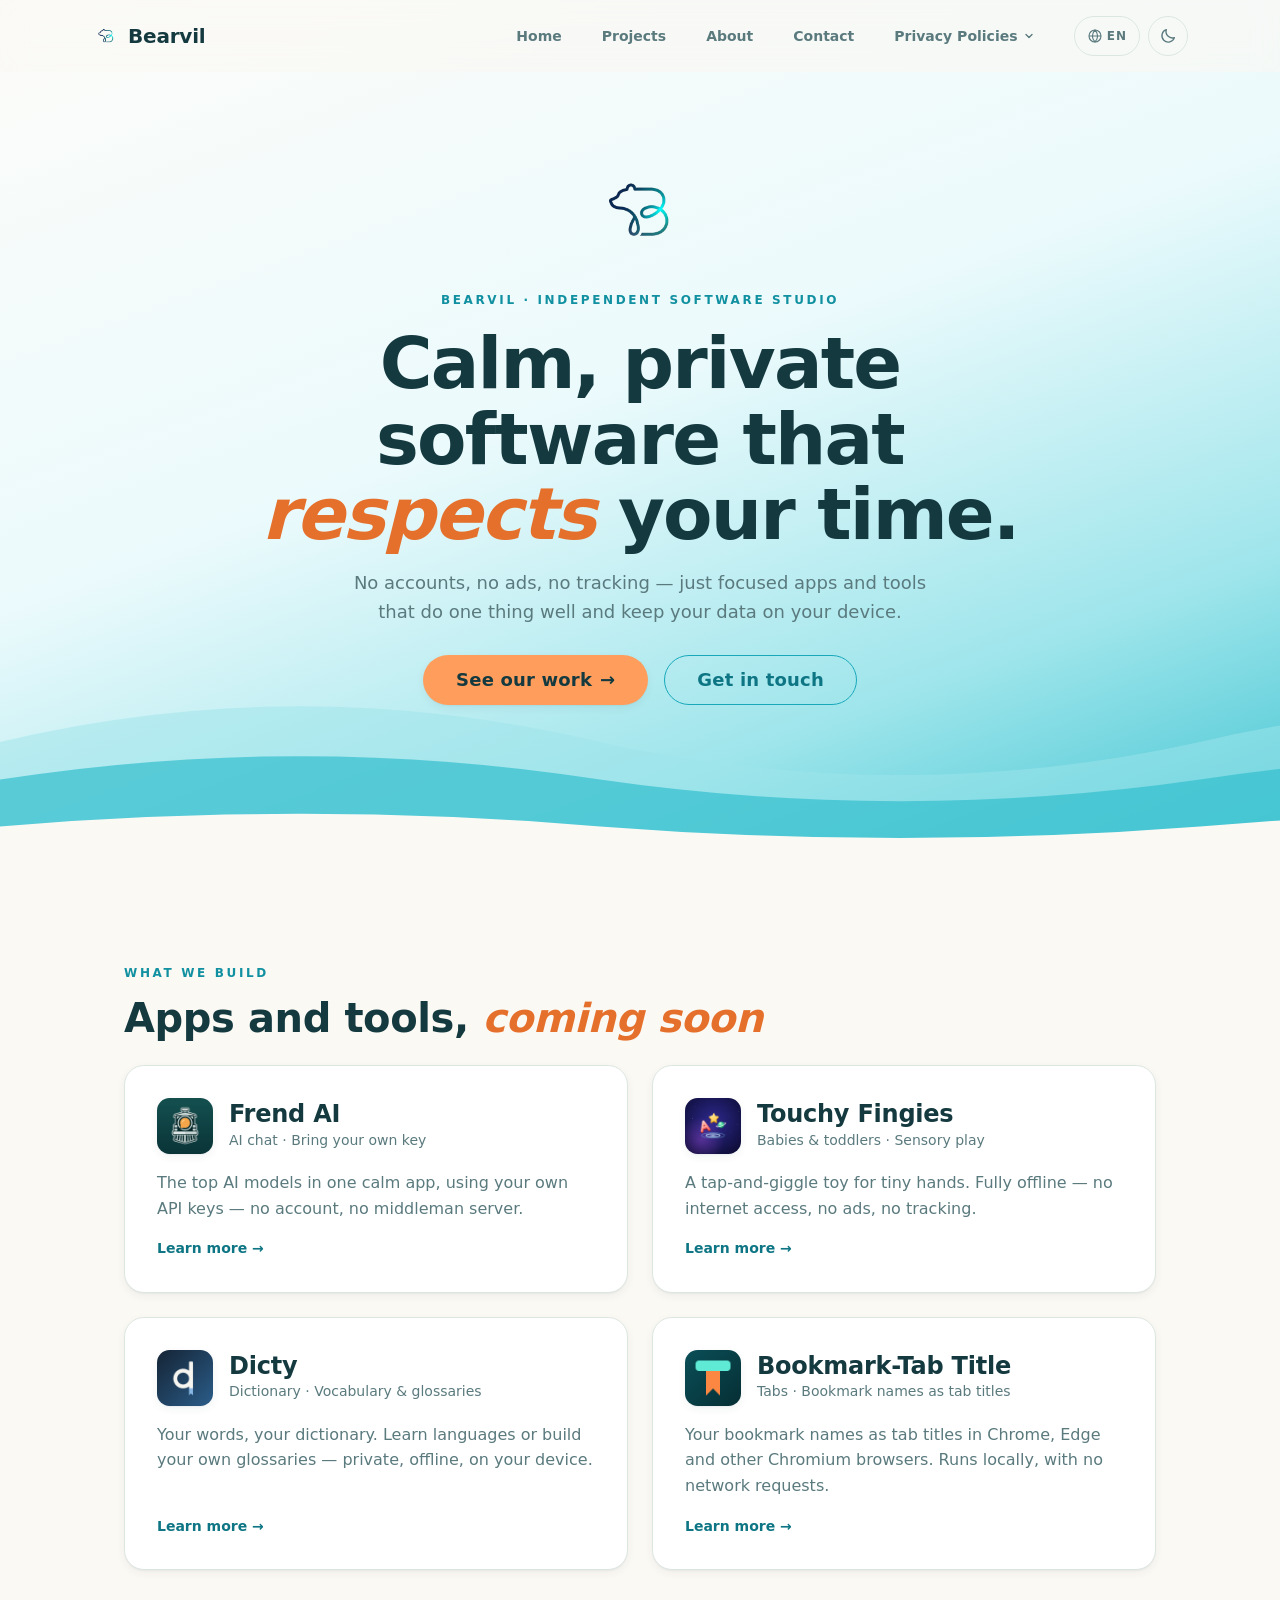
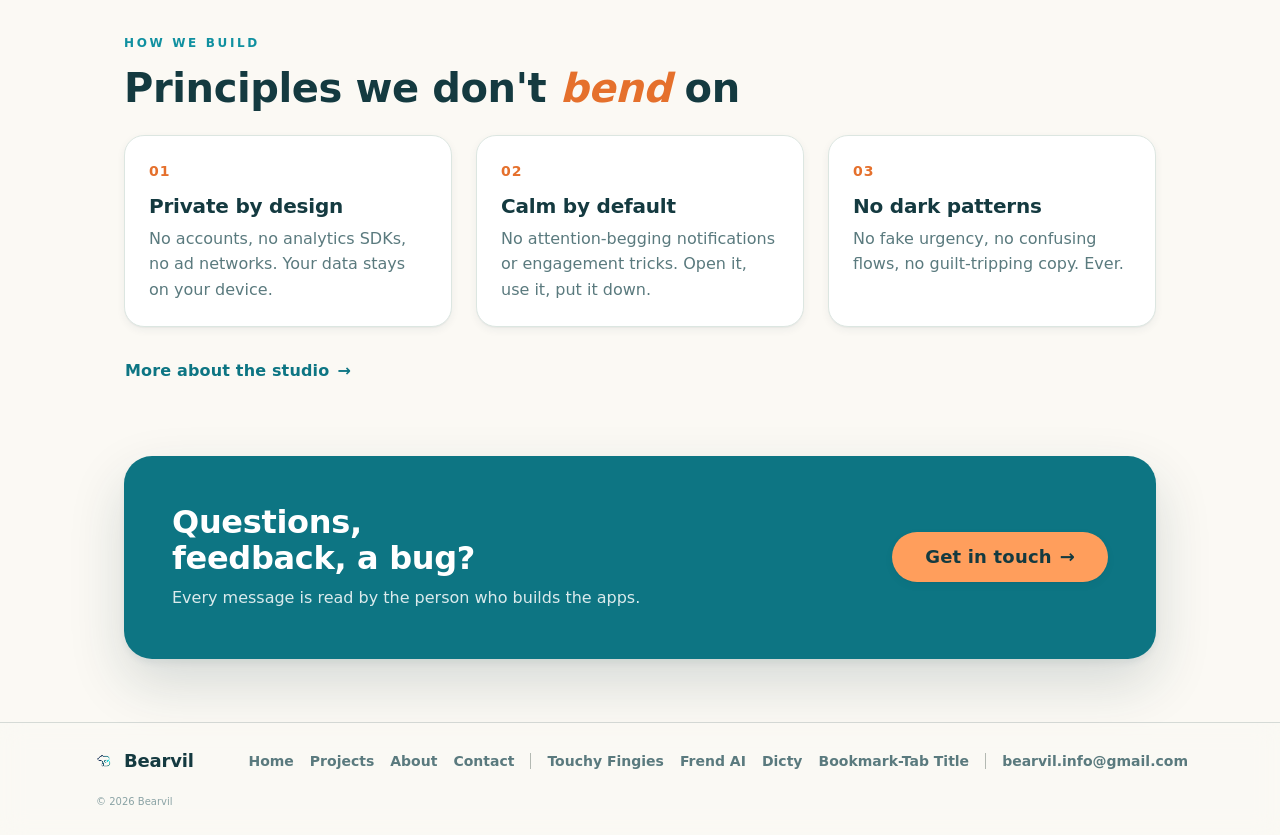
<file: index.html>
<!DOCTYPE html>
<html lang="en">
<head>
  <meta charset="UTF-8" />
  <meta name="viewport" content="width=device-width, initial-scale=1.0" />

  <!-- Security -->
  <meta http-equiv="Content-Security-Policy" content="default-src 'none'; style-src 'self' 'unsafe-inline' https://fonts.googleapis.com; font-src https://fonts.gstatic.com; script-src 'self'; img-src 'self' data:; base-uri 'none'; form-action 'none'; object-src 'none'; frame-src 'none'" />
  <meta name="referrer" content="strict-origin-when-cross-origin" />

  <!-- SEO / social -->
  <title data-i18n="home.metaTitle">Bearvil — Calm, private software</title>
  <meta name="description" content="Bearvil is an independent software studio building calm, private apps and tools — no accounts, no ads, no tracking. Home of Frend AI, Touchy Fingies, Dicty and Bookmark-Tab Title." data-i18n-attr="content:home.metaDesc" />
  <link rel="canonical" href="https://bearvil.github.io/" />
  <meta property="og:site_name" content="Bearvil" />
  <meta property="og:title" content="Bearvil — Calm, private software" />
  <meta property="og:description" content="An independent software studio building calm, private apps and tools — no accounts, no ads, no tracking." />
  <meta property="og:type" content="website" />
  <meta property="og:url" content="https://bearvil.github.io/" />
  <meta property="og:image" content="https://bearvil.github.io/assets/og-image.png" />
  <meta property="og:image:width" content="1200" />
  <meta property="og:image:height" content="630" />
  <meta name="twitter:card" content="summary_large_image" />
  <meta name="twitter:image" content="https://bearvil.github.io/assets/og-image.png" />
  <meta name="color-scheme" content="light dark" />
  <meta name="theme-color" content="#fbf9f4" />
  <link rel="icon" type="image/png" href="/assets/favicon.png" />

  <!-- Theme + language: set <html data-theme> / <html lang> before first paint (sync, first) -->
  <script src="/assets/theme.js"></script>
  <script src="/assets/i18n/boot.js"></script>

  <!-- Fonts: preconnect + non-blocking stylesheet -->
  <link rel="preconnect" href="https://fonts.googleapis.com" />
  <link rel="preconnect" href="https://fonts.gstatic.com" crossorigin />
  <link rel="stylesheet" href="https://fonts.googleapis.com/css2?family=Inter:ital,wght@0,400;0,600;0,700;0,800;1,800&display=swap" />

  <!-- Styles: tokens first (single source of truth), then layers -->
  <link rel="stylesheet" href="/assets/css/tokens.css" />
  <link rel="stylesheet" href="/assets/css/base.css" />
  <link rel="stylesheet" href="/assets/css/components.css" />
  <link rel="stylesheet" href="/assets/css/ui.css" />
  <link rel="stylesheet" href="/assets/css/patterns.css" />
  <link rel="stylesheet" href="/assets/css/index.css" />

  <!-- Shared components: <top-nav>, <home-background>, email copy, font reveal -->
  <script src="/assets/components.js" defer></script>
  <script src="/assets/i18n/i18n.js" defer></script>

  <!-- If JS is disabled, show content immediately -->
  <noscript><style>.page-sections { opacity: 1; }</style></noscript>
</head>
<body>

  <top-nav></top-nav>
  <home-background></home-background>

  <main class="page-sections home" id="content" data-font-reveal>

    <!-- Hero -->
    <header class="hero">
      <img src="/assets/Bearvil-logo-transparent.png" alt="" class="hero__logo" width="112" height="112" />
      <p class="section-head__eyebrow" data-i18n="home.eyebrow">Bearvil · Independent software studio</p>
      <h1 class="hero__title" data-i18n="home.title">Calm, private software that <em>respects</em> your&nbsp;time.</h1>
      <p class="hero__sub" data-i18n="home.sub">No accounts, no ads, no tracking — just focused apps and tools that do one thing well and keep your data on your device.</p>
      <div class="btn-row hero__actions">
        <a class="btn btn--accent btn--lg" href="/work" data-i18n="common.seeApps">See our work <span aria-hidden="true">→</span></a>
        <a class="btn btn--secondary btn--lg" href="/contact" data-i18n="common.getInTouch">Get in touch</a>
      </div>
    </header>

    <!-- Projects -->
    <section class="stack" aria-labelledby="home-projects">
      <header class="section-head">
        <p class="section-head__eyebrow" data-i18n="home.appsEyebrow">What we build</p>
        <h2 class="section-head__title" id="home-projects" data-i18n="home.appsTitle">Apps and tools, <em>coming soon</em></h2>
      </header>
      <div class="card-grid">
        <a class="card card--interactive card--link app-tile" href="/work#frend-ai">
          <div class="app-id">
            <img class="app-icon" src="/assets/apps/frend-ai.png" alt="" width="56" height="56" />
            <div>
              <h3 class="app-id__name">Frend AI</h3>
              <p class="app-id__meta" data-i18n="app.frend.meta">AI chat · Bring your own key</p>
            </div>
          </div>
          <p class="app-tile__body" data-i18n="home.frendBody">The top AI models in one calm app, using your own API keys — no account, no middleman server.</p>
          <span class="app-tile__more" data-i18n="common.learnMore">Learn more <span aria-hidden="true">→</span></span>
        </a>
        <a class="card card--interactive card--link app-tile" href="/work#touchy-fingies">
          <div class="app-id">
            <img class="app-icon" src="/assets/apps/touchy-fingies.png" alt="" width="56" height="56" />
            <div>
              <h3 class="app-id__name">Touchy Fingies</h3>
              <p class="app-id__meta" data-i18n="app.touchy.meta">Babies &amp; toddlers · Sensory play</p>
            </div>
          </div>
          <p class="app-tile__body" data-i18n="home.touchyBody">A tap-and-giggle toy for tiny hands. Fully offline — no internet access, no ads, no tracking.</p>
          <span class="app-tile__more" data-i18n="common.learnMore">Learn more <span aria-hidden="true">→</span></span>
        </a>
        <a class="card card--interactive card--link app-tile" href="/work#dicty">
          <div class="app-id">
            <img class="app-icon" src="/assets/apps/dicty.png" alt="" width="56" height="56" />
            <div>
              <h3 class="app-id__name">Dicty</h3>
              <p class="app-id__meta" data-i18n="app.dicty.meta">Dictionary · Vocabulary &amp; glossaries</p>
            </div>
          </div>
          <p class="app-tile__body" data-i18n="home.dictyBody">Your words, your dictionary. Learn languages or build your own glossaries — private, offline, on your device.</p>
          <span class="app-tile__more" data-i18n="common.learnMore">Learn more <span aria-hidden="true">→</span></span>
        </a>
        <a class="card card--interactive card--link app-tile" href="/work#bookmark-tab-title">
          <div class="app-id">
            <img class="app-icon" src="/assets/apps/bookmark-tab-title.png" alt="" width="56" height="56" />
            <div>
              <h3 class="app-id__name">Bookmark-Tab Title</h3>
              <p class="app-id__meta" data-i18n="app.btt.meta">Tabs · Bookmark names as tab titles</p>
            </div>
          </div>
          <p class="app-tile__body" data-i18n="home.bttBody">Your bookmark names as tab titles in Chrome, Edge and other Chromium browsers. Runs locally, with no network requests.</p>
          <span class="app-tile__more" data-i18n="common.learnMore">Learn more <span aria-hidden="true">→</span></span>
        </a>
      </div>
    </section>

    <!-- Principles -->
    <section class="stack" aria-labelledby="home-principles">
      <header class="section-head">
        <p class="section-head__eyebrow" data-i18n="home.principlesEyebrow">How we build</p>
        <h2 class="section-head__title" id="home-principles" data-i18n="home.principlesTitle">Principles we don't <em>bend</em> on</h2>
      </header>
      <div class="card-grid card-grid--3">
        <article class="card">
          <span class="card__index">01</span>
          <h3 class="card__title" data-i18n="home.p1.title">Private by design</h3>
          <p class="card__body" data-i18n="home.p1.body">No accounts, no analytics SDKs, no ad networks. Your data stays on your device.</p>
        </article>
        <article class="card">
          <span class="card__index">02</span>
          <h3 class="card__title" data-i18n="home.p2.title">Calm by default</h3>
          <p class="card__body" data-i18n="home.p2.body">No attention-begging notifications or engagement tricks. Open it, use it, put it down.</p>
        </article>
        <article class="card">
          <span class="card__index">03</span>
          <h3 class="card__title" data-i18n="home.p3.title">No dark patterns</h3>
          <p class="card__body" data-i18n="home.p3.body">No fake urgency, no confusing flows, no guilt-tripping copy. Ever.</p>
        </article>
      </div>
      <p><a class="btn btn--link" href="/about" data-i18n="home.more">More about the studio <span aria-hidden="true">→</span></a></p>
    </section>

    <!-- Closing CTA -->
    <section class="cta-band" aria-labelledby="home-cta">
      <div class="cta-band__text">
        <h2 class="cta-band__title" id="home-cta" data-i18n="home.ctaTitle">Questions, feedback, a bug?</h2>
        <p data-i18n="common.readByBuilder">Every message is read by the person who builds the apps.</p>
      </div>
      <div class="btn-row">
        <a class="btn btn--accent btn--lg" href="/contact" data-i18n="common.getInTouchArrow">Get in touch <span aria-hidden="true">→</span></a>
      </div>
    </section>

  </main>

  <site-footer></site-footer>
</body>
</html>
</file>
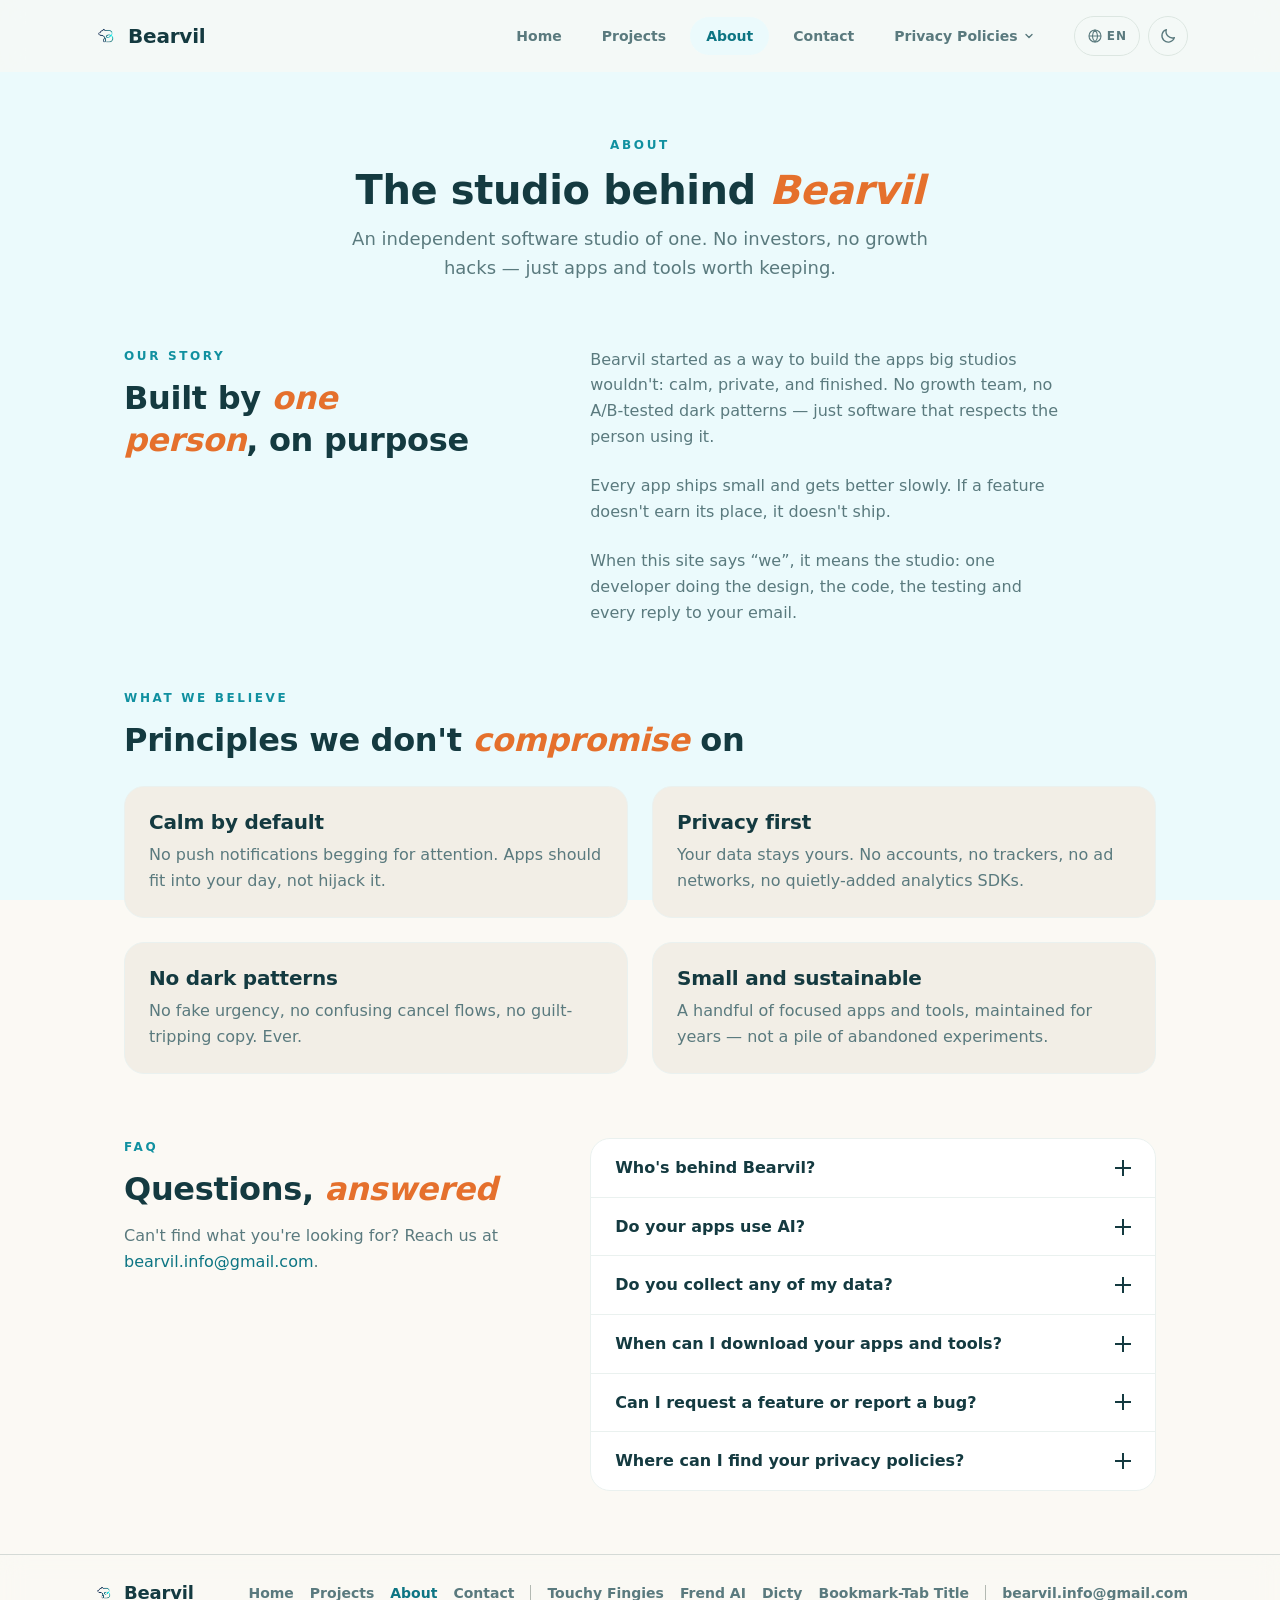
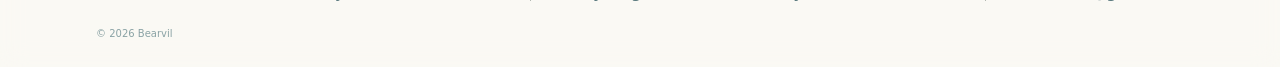
<file: about.html>
<!DOCTYPE html>
<html lang="en">
<head>
  <meta charset="UTF-8" />
  <meta name="viewport" content="width=device-width, initial-scale=1.0" />

  <!-- Security -->
  <meta http-equiv="Content-Security-Policy" content="default-src 'none'; style-src 'self' 'unsafe-inline' https://fonts.googleapis.com; font-src https://fonts.gstatic.com; script-src 'self'; img-src 'self' data:; base-uri 'none'; form-action 'none'; object-src 'none'; frame-src 'none'" />
  <meta name="referrer" content="strict-origin-when-cross-origin" />

  <!-- SEO / social -->
  <title data-i18n="about.metaTitle">About — Bearvil</title>
  <meta name="description" content="Bearvil is an independent, one-person software studio. Who we are, the principles we build by, and answers to common questions." data-i18n-attr="content:about.metaDesc" />
  <link rel="canonical" href="https://bearvil.github.io/about" />
  <meta property="og:site_name" content="Bearvil" />
  <meta property="og:title" content="About — Bearvil" />
  <meta property="og:description" content="An independent, one-person software studio building calm, private apps and tools." />
  <meta property="og:type" content="website" />
  <meta property="og:url" content="https://bearvil.github.io/about" />
  <meta property="og:image" content="https://bearvil.github.io/assets/og-image.png" />
  <meta property="og:image:width" content="1200" />
  <meta property="og:image:height" content="630" />
  <meta name="twitter:card" content="summary_large_image" />
  <meta name="twitter:image" content="https://bearvil.github.io/assets/og-image.png" />
  <meta name="color-scheme" content="light dark" />
  <meta name="theme-color" content="#fbf9f4" />
  <link rel="icon" type="image/png" href="/assets/favicon.png" />

  <!-- Theme + language: set <html data-theme> / <html lang> before first paint (sync, first) -->
  <script src="/assets/theme.js"></script>
  <script src="/assets/i18n/boot.js"></script>

  <!-- Fonts: preconnect + non-blocking stylesheet -->
  <link rel="preconnect" href="https://fonts.googleapis.com" />
  <link rel="preconnect" href="https://fonts.gstatic.com" crossorigin />
  <link rel="stylesheet" href="https://fonts.googleapis.com/css2?family=Inter:ital,wght@0,400;0,600;0,700;0,800;1,800&display=swap" />

  <!-- Styles: tokens first (single source of truth), then layers -->
  <link rel="stylesheet" href="/assets/css/tokens.css" />
  <link rel="stylesheet" href="/assets/css/base.css" />
  <link rel="stylesheet" href="/assets/css/components.css" />
  <link rel="stylesheet" href="/assets/css/ui.css" />
  <link rel="stylesheet" href="/assets/css/patterns.css" />

  <!-- Shared components: <top-nav>, <main-background>, email copy, font reveal -->
  <script src="/assets/components.js" defer></script>
  <script src="/assets/i18n/i18n.js" defer></script>

  <!-- If JS is disabled, show content immediately -->
  <noscript><style>.page-sections { opacity: 1; }</style></noscript>
</head>
<body>

  <top-nav></top-nav>
  <main-background></main-background>

  <main class="page-sections" id="content" data-font-reveal>

    <!-- Intro -->
    <header class="section-head section-head--center">
      <p class="section-head__eyebrow" data-i18n="about.eyebrow">About</p>
      <h1 class="section-head__title" data-i18n="about.title">The studio behind <em>Bearvil</em></h1>
      <p class="section-head__sub" data-i18n="about.sub">An independent software studio of one. No investors, no growth hacks — just apps and tools worth keeping.</p>
    </header>

    <!-- Story -->
    <section class="split-section" aria-labelledby="about-story">
      <div class="split-section__aside">
        <p class="section-head__eyebrow" data-i18n="about.storyEyebrow">Our story</p>
        <h2 class="feature-row__title" id="about-story" data-i18n="about.storyTitle">Built by <em>one person</em>, on purpose</h2>
      </div>
      <div class="split-section__main stack">
        <p class="feature-row__desc" data-i18n="about.story1">Bearvil started as a way to build the apps big studios wouldn't: calm, private, and finished. No growth team, no A/B-tested dark patterns — just software that respects the person using it.</p>
        <p class="feature-row__desc" data-i18n="about.story2">Every app ships small and gets better slowly. If a feature doesn't earn its place, it doesn't ship.</p>
        <p class="feature-row__desc" data-i18n="about.story3">When this site says “we”, it means the studio: one developer doing the design, the code, the testing and every reply to your email.</p>
      </div>
    </section>

    <!-- Values -->
    <section class="stack" aria-labelledby="about-values">
      <header class="section-head">
        <p class="section-head__eyebrow" data-i18n="about.valuesEyebrow">What we believe</p>
        <h2 class="feature-row__title" id="about-values" data-i18n="about.valuesTitle">Principles we don't <em>compromise</em> on</h2>
      </header>
      <div class="card-grid">
        <article class="card card--soft">
          <h3 class="card__title" data-i18n="about.v1.title">Calm by default</h3>
          <p class="card__body" data-i18n="about.v1.body">No push notifications begging for attention. Apps should fit into your day, not hijack it.</p>
        </article>
        <article class="card card--soft">
          <h3 class="card__title" data-i18n="about.v2.title">Privacy first</h3>
          <p class="card__body" data-i18n="about.v2.body">Your data stays yours. No accounts, no trackers, no ad networks, no quietly-added analytics SDKs.</p>
        </article>
        <article class="card card--soft">
          <h3 class="card__title" data-i18n="about.v3.title">No dark patterns</h3>
          <p class="card__body" data-i18n="about.v3.body">No fake urgency, no confusing cancel flows, no guilt-tripping copy. Ever.</p>
        </article>
        <article class="card card--soft">
          <h3 class="card__title" data-i18n="about.v4.title">Small and sustainable</h3>
          <p class="card__body" data-i18n="about.v4.body">A handful of focused apps and tools, maintained for years — not a pile of abandoned experiments.</p>
        </article>
      </div>
    </section>

    <!-- FAQ -->
    <section class="split-section" aria-labelledby="about-faq">
      <div class="split-section__aside">
        <p class="section-head__eyebrow" data-i18n="about.faqEyebrow">FAQ</p>
        <h2 class="feature-row__title" id="about-faq" data-i18n="about.faqTitle">Questions, <em>answered</em></h2>
        <p class="feature-row__desc" data-i18n="about.faqIntro">Can't find what you're looking for? Reach us at <a href="mailto:bearvil.info@gmail.com">bearvil.info@gmail.com</a>.</p>
      </div>
      <div class="split-section__main faq-list">
        <details class="faq-item">
          <summary class="faq-item__q"><span data-i18n="about.q1">Who's behind Bearvil?</span><span class="faq-item__icon" aria-hidden="true"></span></summary>
          <div class="faq-item__a" data-i18n="about.a1">Bearvil is an independent, one-person software studio. No agency and no outsourcing — every app and tool is designed, built and supported by the same person.</div>
        </details>
        <details class="faq-item">
          <summary class="faq-item__q"><span data-i18n="about.q2">Do your apps use AI?</span><span class="faq-item__icon" aria-hidden="true"></span></summary>
          <div class="faq-item__a" data-i18n="about.a2">Frend AI is an AI chat app: it connects straight from your device to the AI provider you choose, with your own API key. There is no Bearvil server in between, and we never see your messages or keys. Touchy Fingies and Dicty have no AI and no internet access at all, and Bookmark-Tab Title makes no network requests.</div>
        </details>
        <details class="faq-item">
          <summary class="faq-item__q"><span data-i18n="about.q3">Do you collect any of my data?</span><span class="faq-item__icon" aria-hidden="true"></span></summary>
          <div class="faq-item__a" data-i18n="about.a3">No. Bearvil runs no servers, accounts or analytics, so there is nothing for us to collect. Each app's privacy policy spells out exactly what stays on your device and what (if anything) leaves it.</div>
        </details>
        <details class="faq-item">
          <summary class="faq-item__q"><span data-i18n="about.q4">When can I download your apps and tools?</span><span class="faq-item__icon" aria-hidden="true"></span></summary>
          <div class="faq-item__a" data-i18n="about.a4">Frend AI, Touchy Fingies and Dicty are in final testing and coming soon to Google Play, and Bookmark-Tab Title is coming soon to the Chrome Web Store. See <a href="/work">our projects</a> for details.</div>
        </details>
        <details class="faq-item">
          <summary class="faq-item__q"><span data-i18n="about.q5">Can I request a feature or report a bug?</span><span class="faq-item__icon" aria-hidden="true"></span></summary>
          <div class="faq-item__a" data-i18n="about.a5">Always. Email <a href="mailto:bearvil.info@gmail.com">bearvil.info@gmail.com</a> — every message is read, and a small studio can move fast on a good idea.</div>
        </details>
        <details class="faq-item">
          <summary class="faq-item__q"><span data-i18n="about.q6">Where can I find your privacy policies?</span><span class="faq-item__icon" aria-hidden="true"></span></summary>
          <div class="faq-item__a" data-i18n="about.a6">Here: <a href="/privacy-policies/frend-ai-pp" target="_blank" rel="noopener">Frend AI</a>, <a href="/privacy-policies/touchy-fingies-pp" target="_blank" rel="noopener">Touchy Fingies</a>, <a href="/privacy-policies/dicty-pp" target="_blank" rel="noopener">Dicty</a> and <a href="/privacy-policies/bookmark-tab-title-pp" target="_blank" rel="noopener">Bookmark-Tab Title</a>. They are also in the Privacy Policies menu at the top of every page.</div>
        </details>
      </div>
    </section>

  </main>

  <site-footer></site-footer>
</body>
</html>
</file>
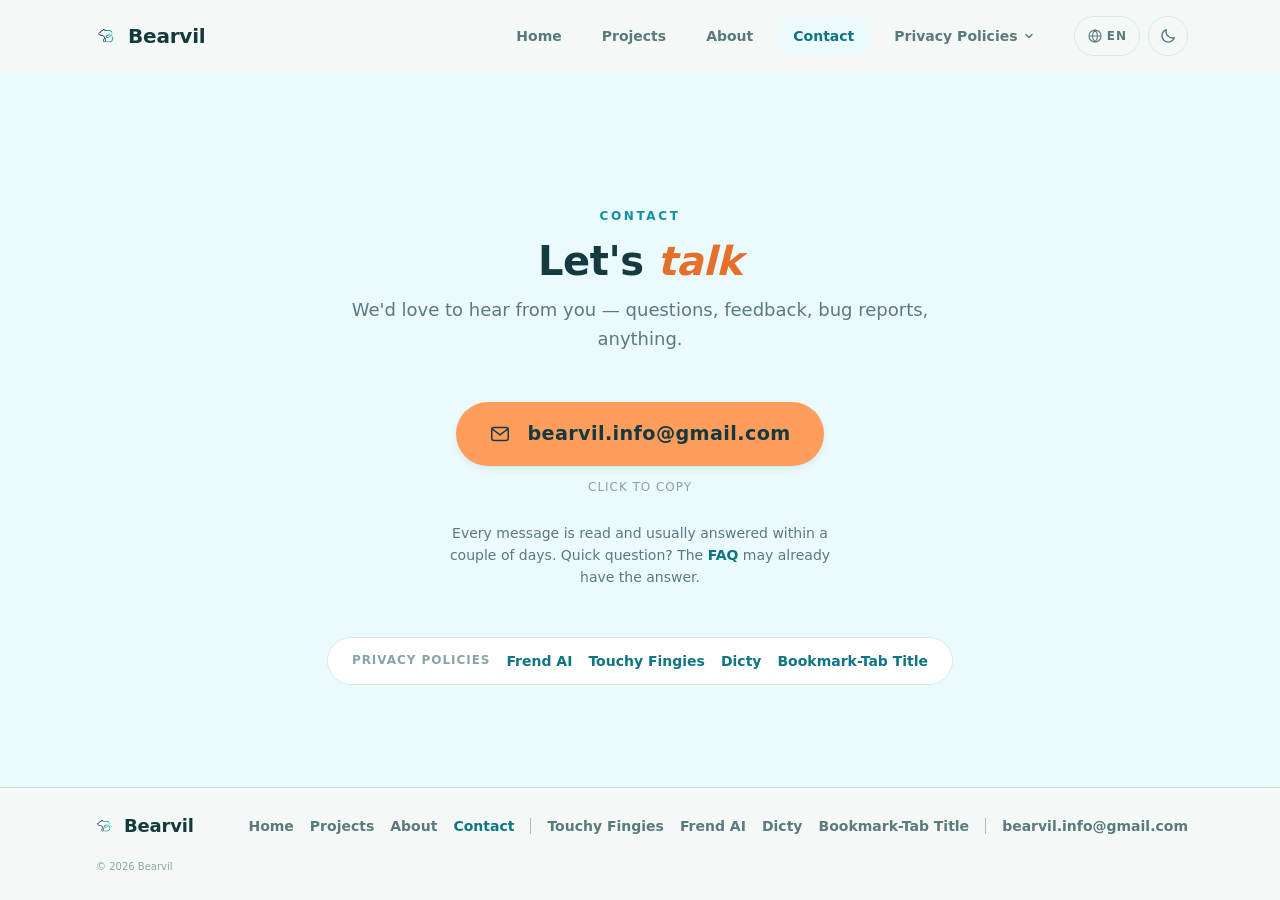
<file: contact.html>
<!DOCTYPE html>
<html lang="en">
<head>
  <meta charset="UTF-8" />
  <meta name="viewport" content="width=device-width, initial-scale=1.0" />

  <!-- Security -->
  <meta http-equiv="Content-Security-Policy" content="default-src 'none'; style-src 'self' 'unsafe-inline' https://fonts.googleapis.com; font-src https://fonts.gstatic.com; script-src 'self'; img-src 'self' data:; base-uri 'none'; form-action 'none'; object-src 'none'; frame-src 'none'" />
  <meta name="referrer" content="strict-origin-when-cross-origin" />

  <!-- SEO / social -->
  <title data-i18n="contact.metaTitle">Contact — Bearvil</title>
  <meta name="description" content="Questions, feedback or a bug report? Email Bearvil at bearvil.info@gmail.com — every message is read." data-i18n-attr="content:contact.metaDesc" />
  <link rel="canonical" href="https://bearvil.github.io/contact" />
  <meta property="og:site_name" content="Bearvil" />
  <meta property="og:title" content="Contact — Bearvil" />
  <meta property="og:description" content="Get in touch with Bearvil." />
  <meta property="og:type" content="website" />
  <meta property="og:url" content="https://bearvil.github.io/contact" />
  <meta property="og:image" content="https://bearvil.github.io/assets/og-image.png" />
  <meta property="og:image:width" content="1200" />
  <meta property="og:image:height" content="630" />
  <meta name="twitter:card" content="summary_large_image" />
  <meta name="twitter:image" content="https://bearvil.github.io/assets/og-image.png" />
  <meta name="color-scheme" content="light dark" />
  <meta name="theme-color" content="#fbf9f4" />
  <link rel="icon" type="image/png" href="/assets/favicon.png" />

  <!-- Theme + language: set <html data-theme> / <html lang> before first paint (sync, first) -->
  <script src="/assets/theme.js"></script>
  <script src="/assets/i18n/boot.js"></script>

  <link rel="preconnect" href="https://fonts.googleapis.com" />
  <link rel="preconnect" href="https://fonts.gstatic.com" crossorigin />
  <link rel="stylesheet" href="https://fonts.googleapis.com/css2?family=Inter:ital,wght@0,400;0,600;0,700;0,800;1,800&display=swap" />

  <!-- Styles: tokens first (single source of truth), then layers -->
  <link rel="stylesheet" href="/assets/css/tokens.css" />
  <link rel="stylesheet" href="/assets/css/base.css" />
  <link rel="stylesheet" href="/assets/css/components.css" />
  <link rel="stylesheet" href="/assets/css/ui.css" />
  <link rel="stylesheet" href="/assets/css/patterns.css" />
  <link rel="stylesheet" href="/assets/css/contact.css" />

  <!-- Shared components: <top-nav>, <main-background>, email copy -->
  <script src="/assets/components.js" defer></script>
  <script src="/assets/i18n/i18n.js" defer></script>
</head>
<body>

  <top-nav></top-nav>
  <main-background></main-background>

  <main class="content">
    <header class="section-head section-head--center">
      <p class="section-head__eyebrow" data-i18n="contact.eyebrow">Contact</p>
      <h1 class="section-head__title" data-i18n="contact.title">Let's <em>talk</em></h1>
      <p class="section-head__sub" data-i18n="contact.sub">We'd love to hear from you — questions, feedback, bug reports, anything.</p>
    </header>

    <a class="email-card" id="email-link" data-copy-email href="mailto:bearvil.info@gmail.com">
      <svg viewBox="0 0 24 24" fill="none" stroke-width="1.6" stroke-linecap="round" stroke-linejoin="round" aria-hidden="true">
        <rect x="3" y="5" width="18" height="14" rx="2.5"/>
        <path d="M3.5 6.5 L12 13 L20.5 6.5"/>
      </svg>
      <span class="address">bearvil.info@gmail.com</span>
    </a>
    <p class="hint" data-copy-hint data-copied-label="Copied to clipboard" data-i18n-attr="data-copied-label:contact.copied" role="status" data-i18n="contact.hint">Click to copy</p>

    <p class="contact-note" data-i18n="contact.note">Every message is read and usually answered within a couple of days. Quick question? The <a href="/about#about-faq">FAQ</a> may already have the answer.</p>

    <nav class="contact-links" aria-label="Privacy policies">
      <span class="contact-links__label" data-i18n="contact.privacyLabel">Privacy policies</span>
      <a href="/privacy-policies/frend-ai-pp" target="_blank" rel="noopener">Frend AI</a>
      <a href="/privacy-policies/touchy-fingies-pp" target="_blank" rel="noopener">Touchy Fingies</a>
      <a href="/privacy-policies/dicty-pp" target="_blank" rel="noopener">Dicty</a>
      <a href="/privacy-policies/bookmark-tab-title-pp" target="_blank" rel="noopener">Bookmark-Tab Title</a>
    </nav>
  </main>

  <site-footer></site-footer>
</body>
</html>
</file>
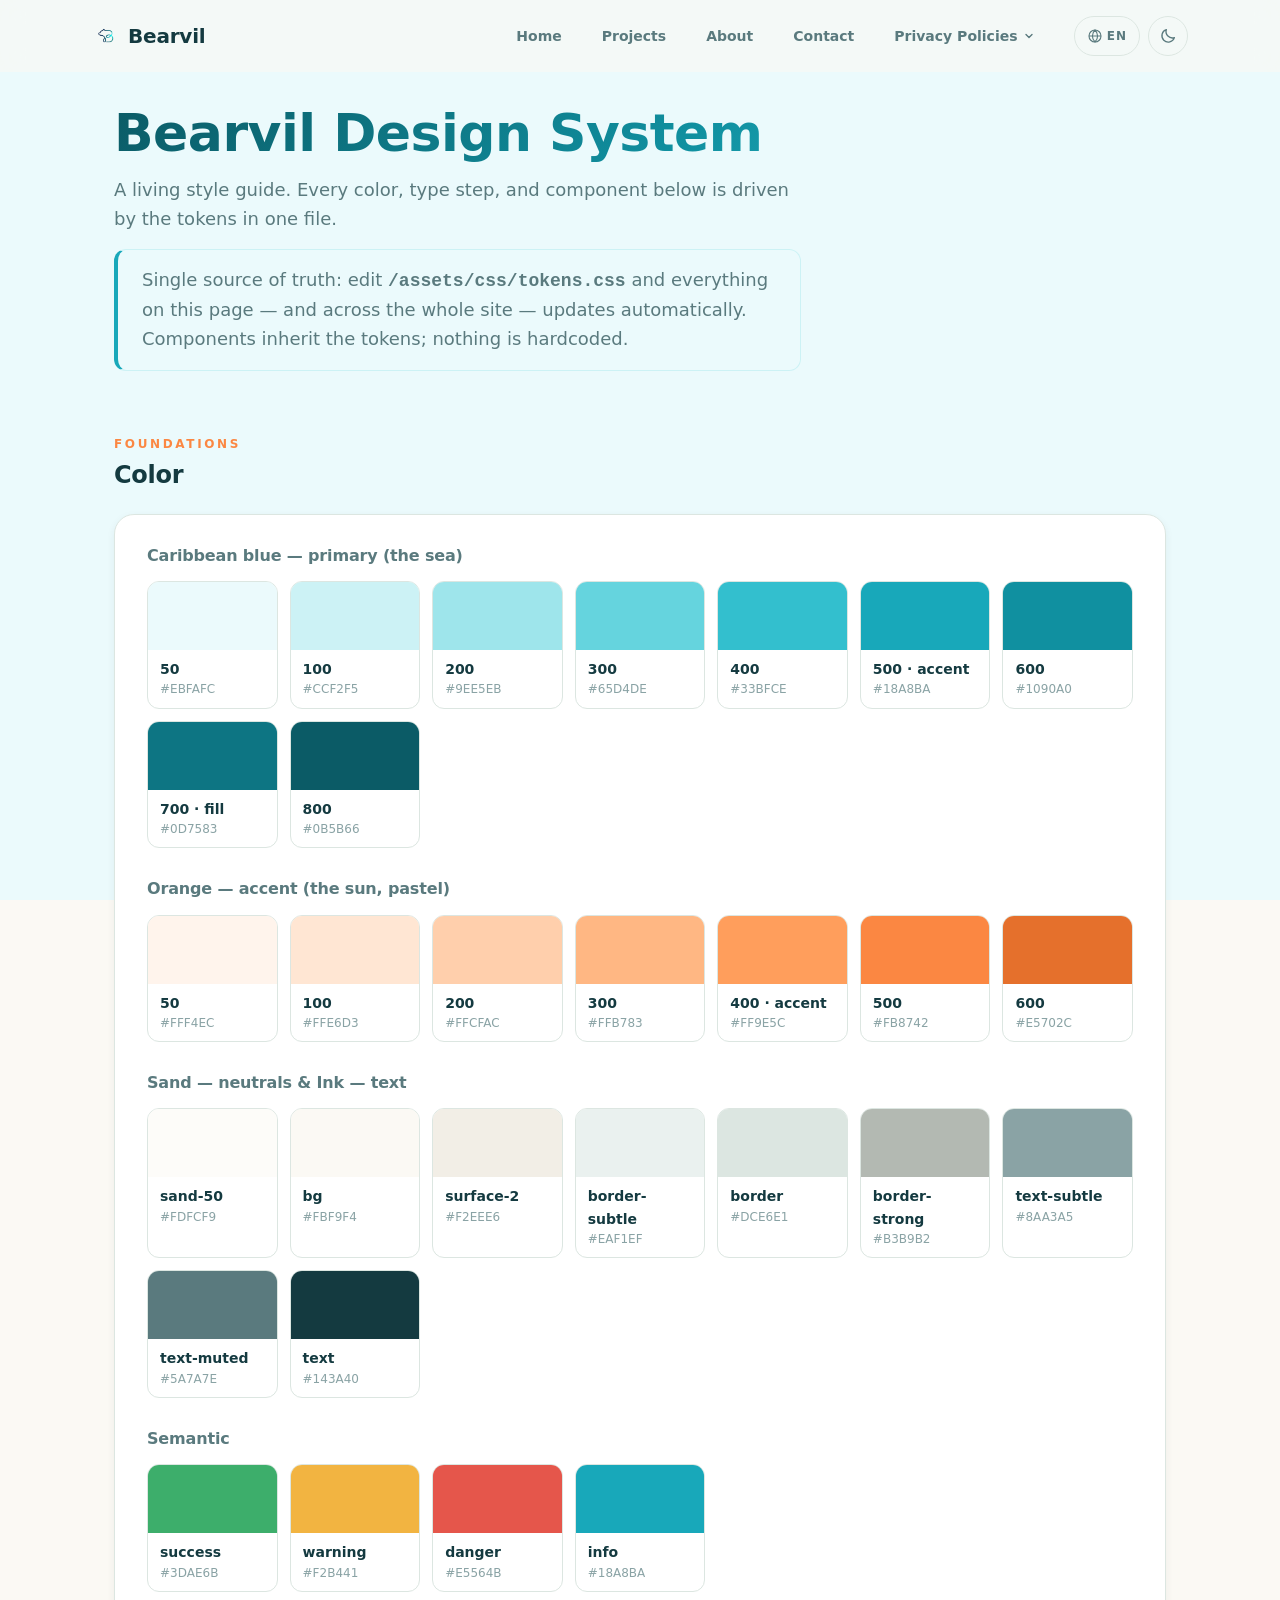
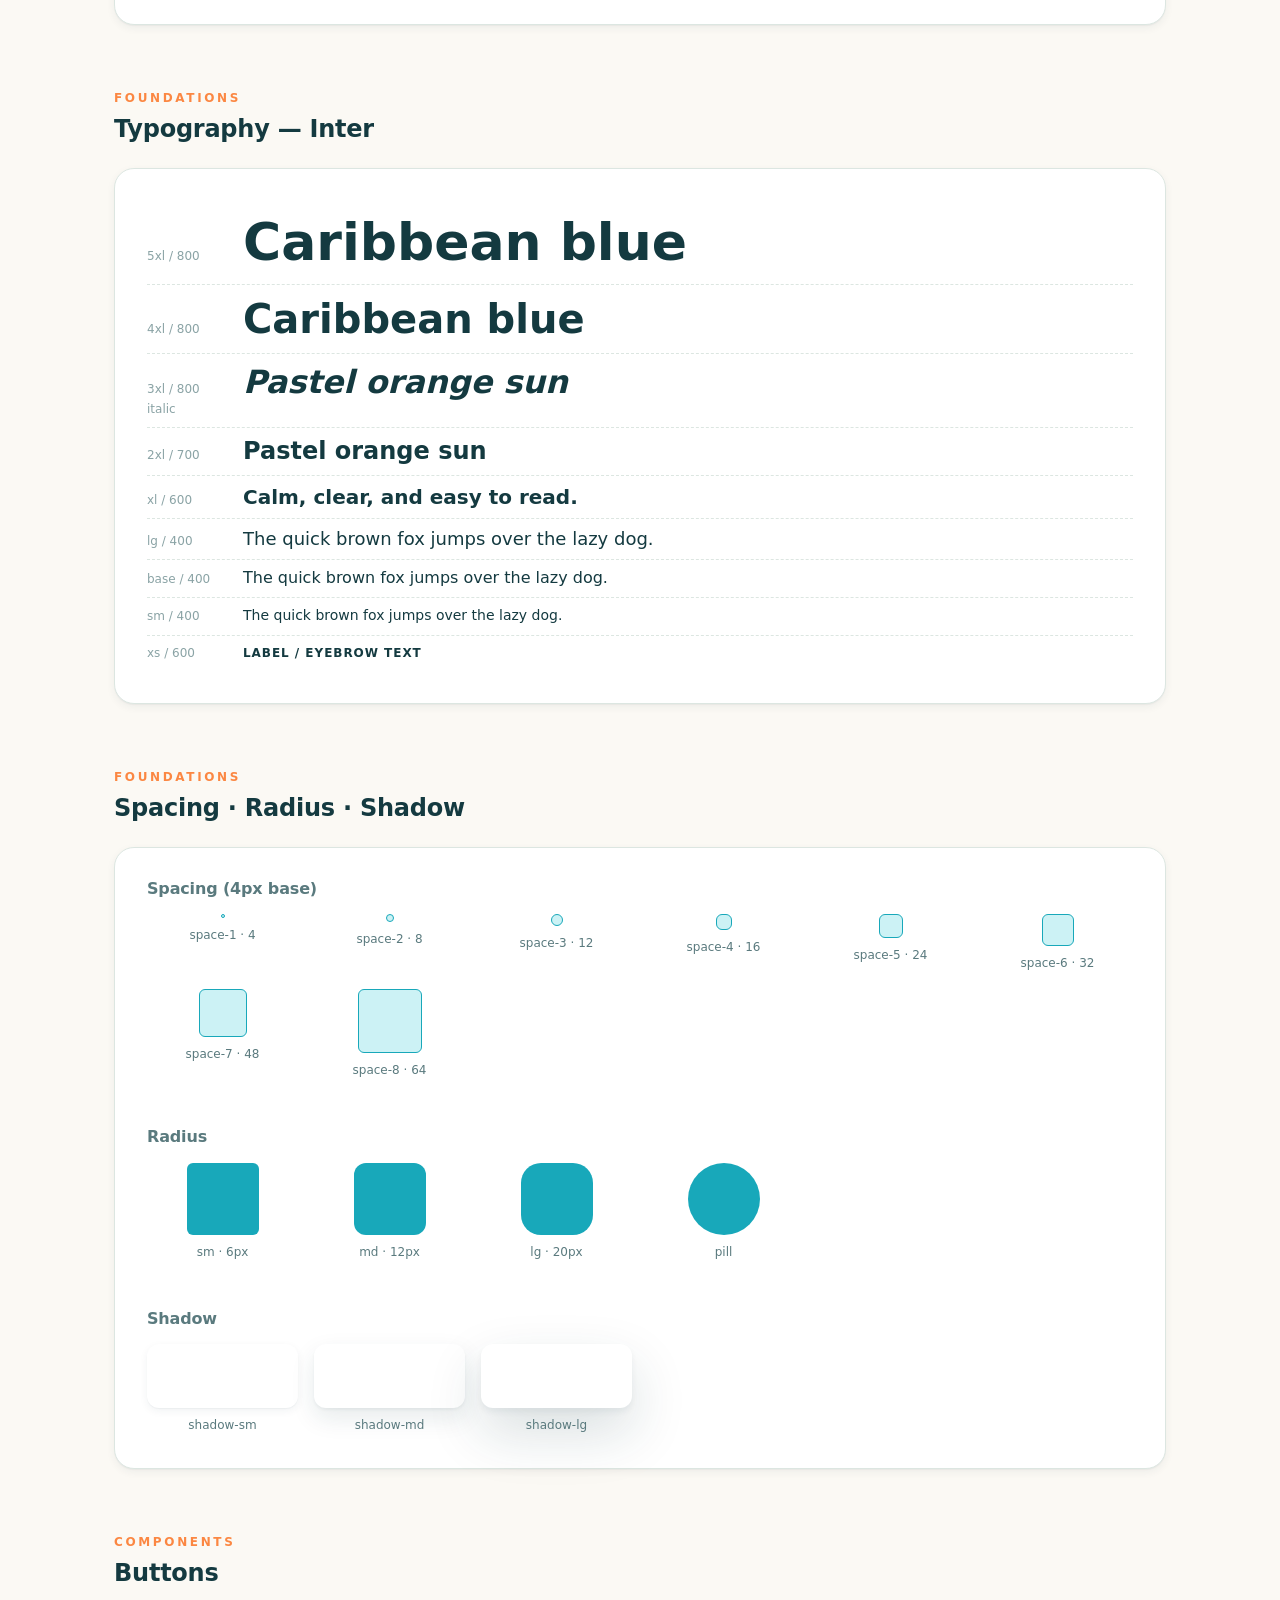
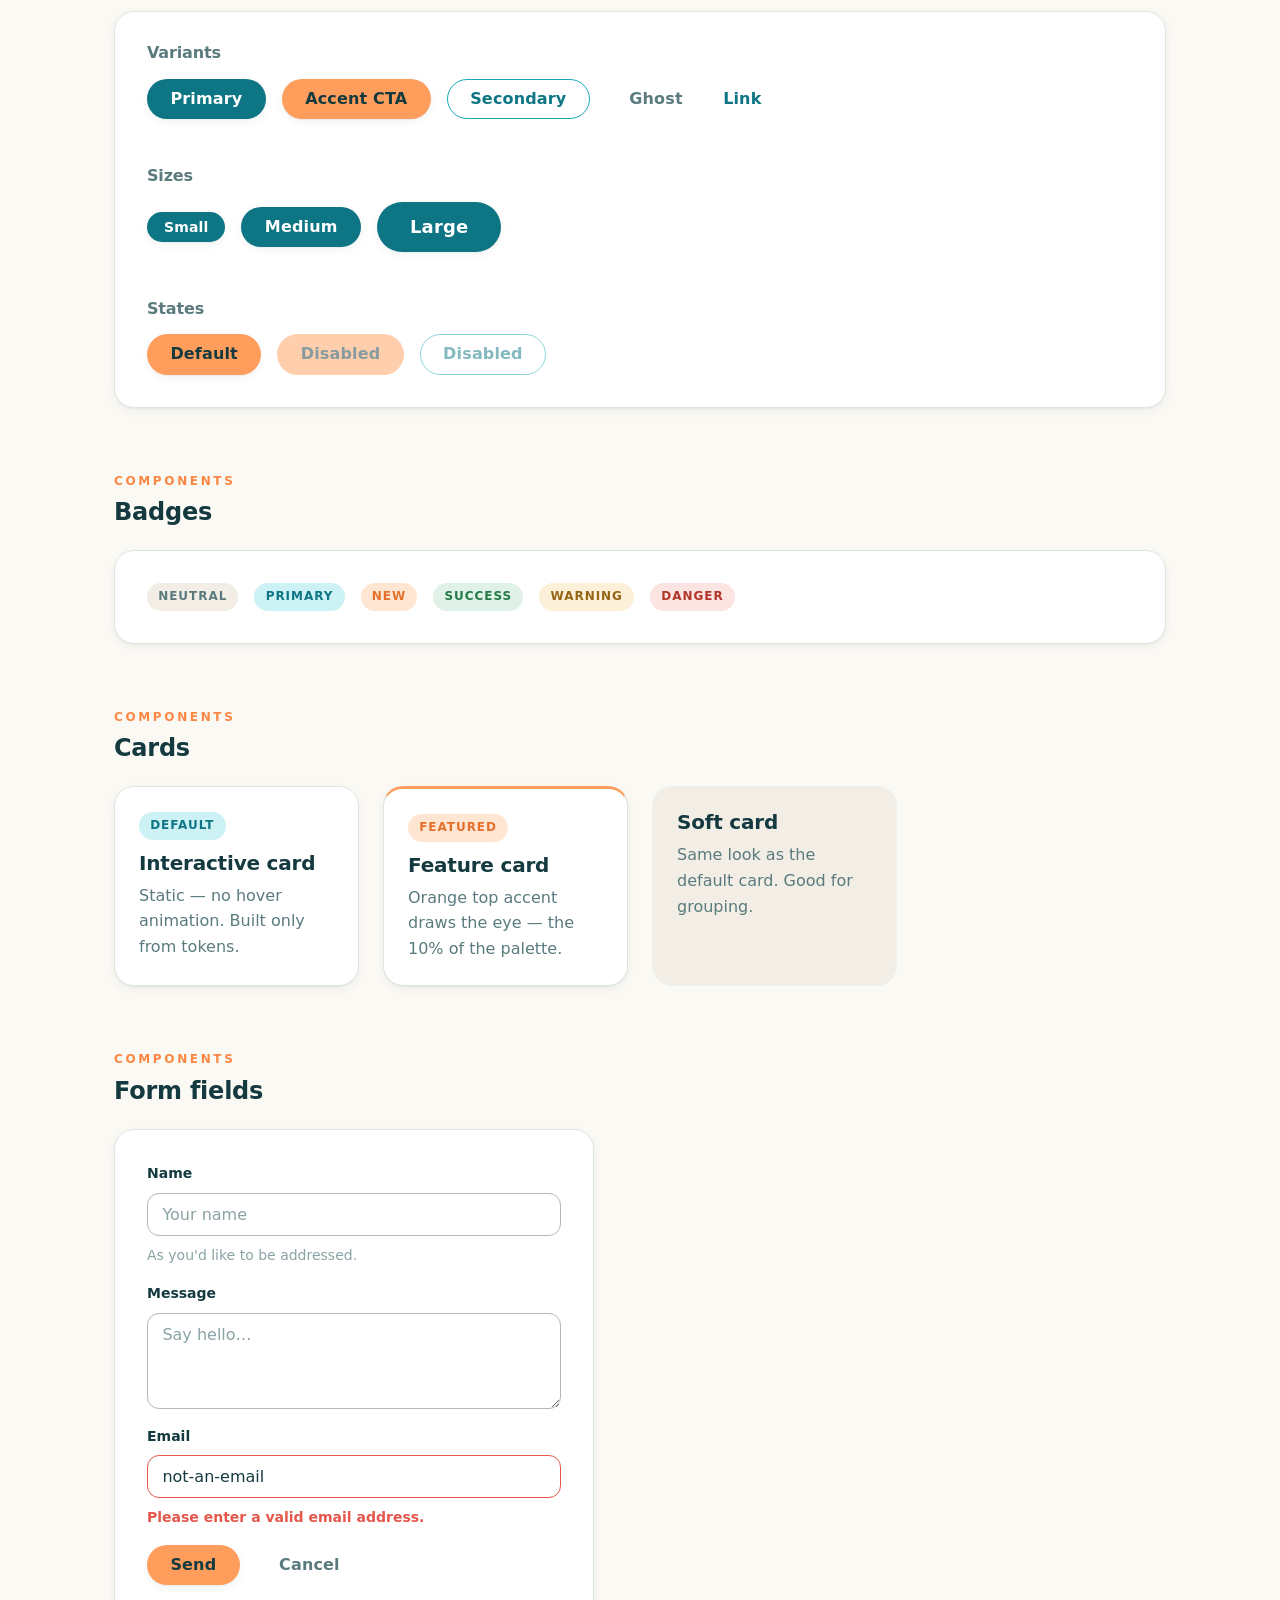
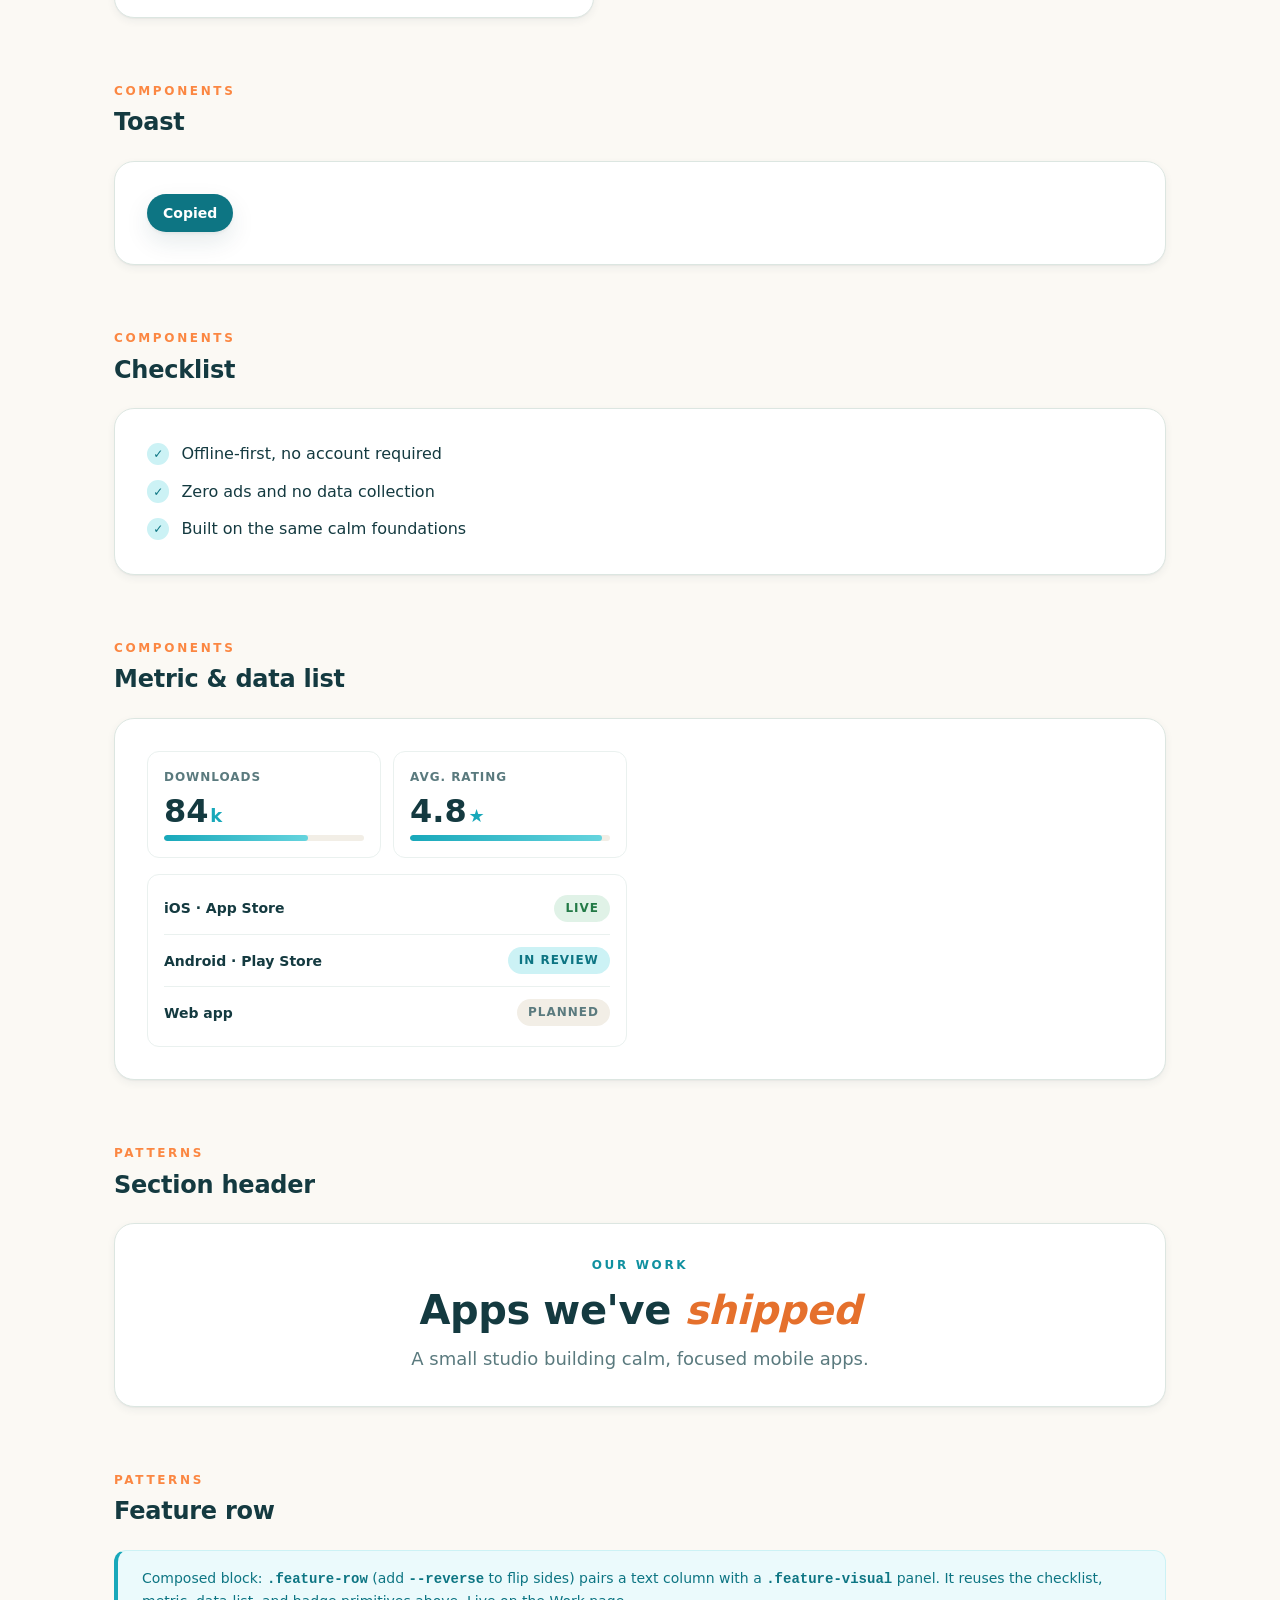
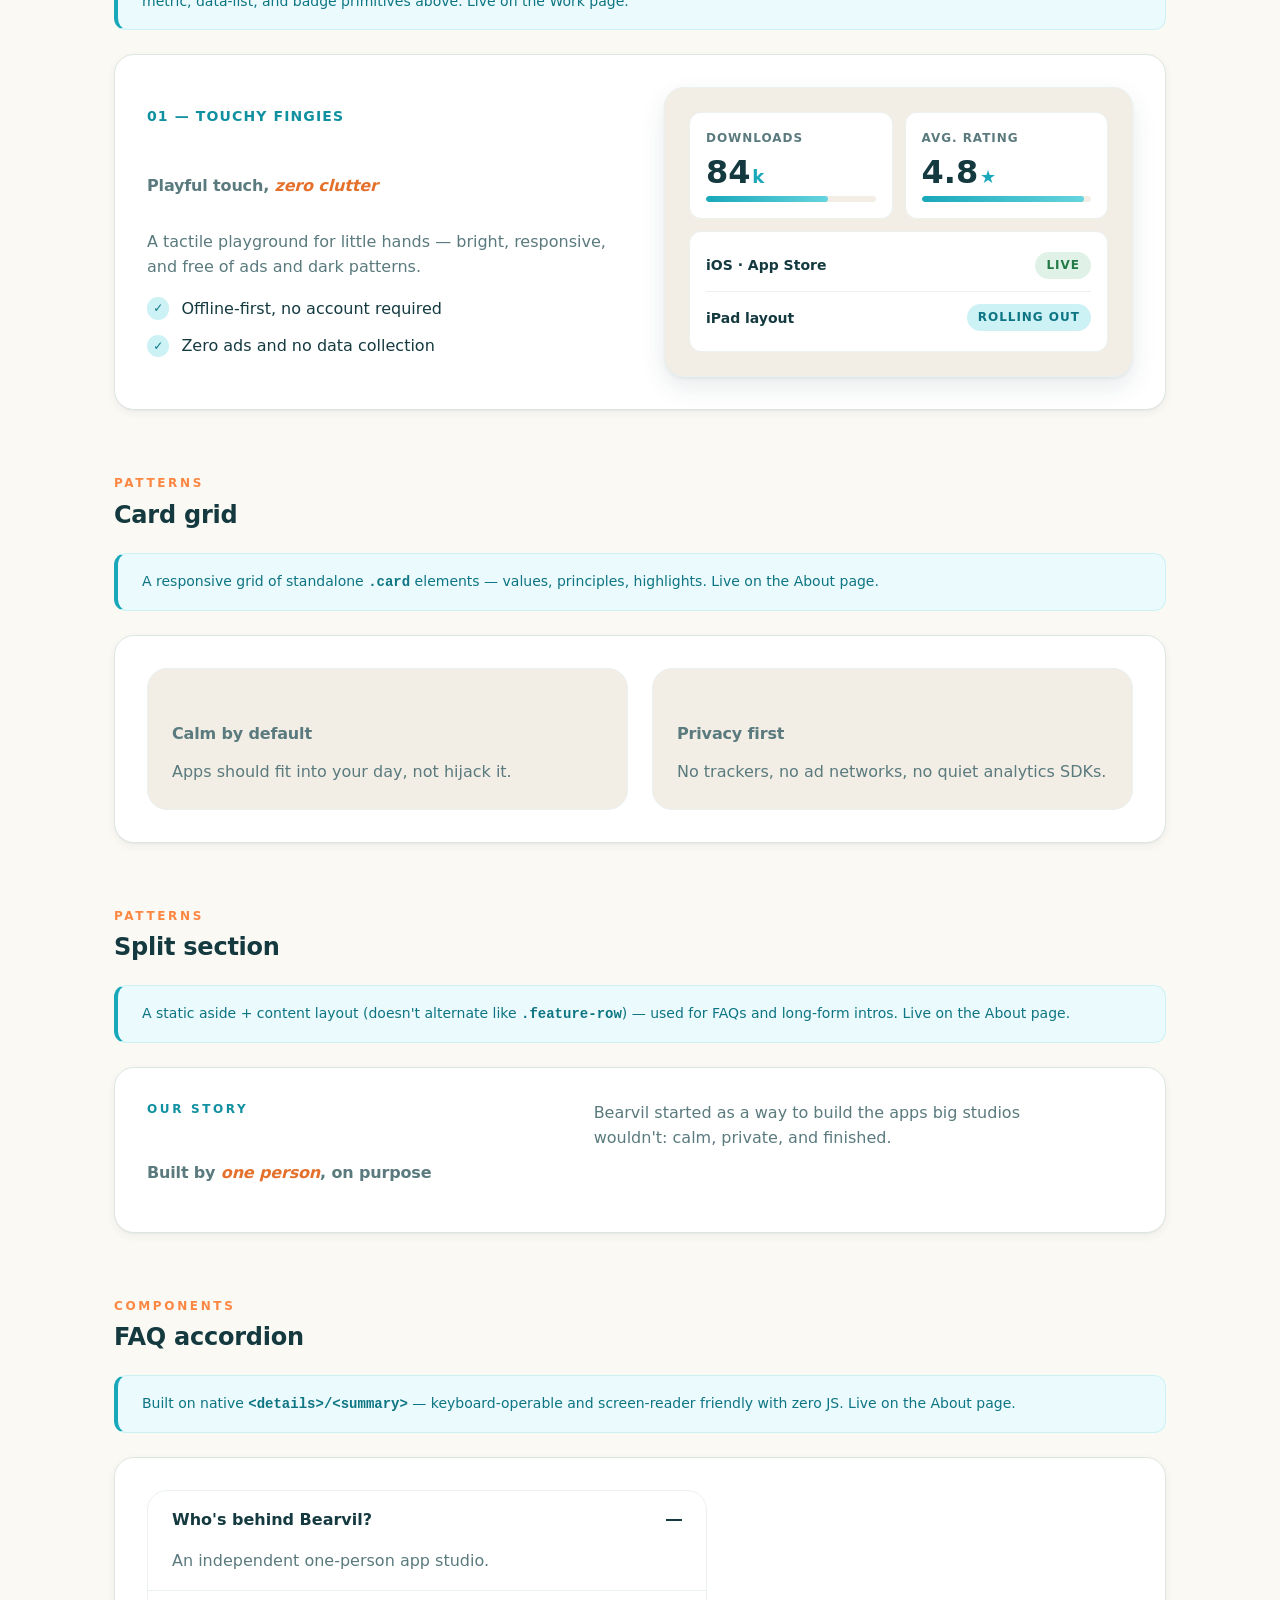
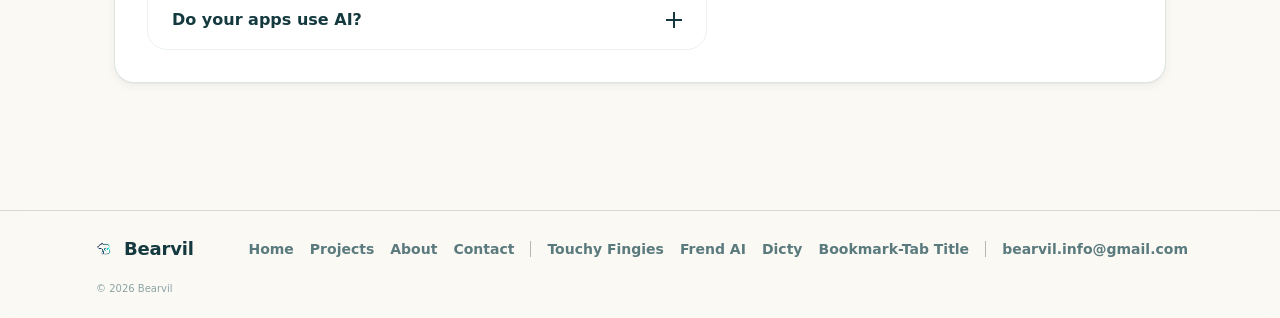
<file: styleguide.html>
<!DOCTYPE html>
<html lang="en">
<head>
  <meta charset="UTF-8" />
  <meta name="viewport" content="width=device-width, initial-scale=1.0" />

  <!-- Security -->
  <meta http-equiv="Content-Security-Policy" content="default-src 'none'; style-src 'self' 'unsafe-inline' https://fonts.googleapis.com; font-src https://fonts.gstatic.com; script-src 'self'; img-src 'self' data:; base-uri 'none'; form-action 'none'; object-src 'none'; frame-src 'none'" />
  <meta name="referrer" content="strict-origin-when-cross-origin" />

  <!-- SEO / social -->
  <title>Bearvil — Style Guide</title>
  <meta name="description" content="Living style guide and component playground for the Bearvil design system." />
  <link rel="canonical" href="https://bearvil.github.io/styleguide" />
  <meta name="robots" content="noindex" />
  <meta name="color-scheme" content="light dark" />
  <meta name="theme-color" content="#fbf9f4" />
  <link rel="icon" type="image/png" href="/assets/favicon.png" />

  <!-- Theme + language: set <html data-theme> / <html lang> before first paint (sync, first) -->
  <script src="/assets/theme.js"></script>
  <script src="/assets/i18n/boot.js"></script>

  <!-- Fonts: preconnect + non-blocking stylesheet -->
  <link rel="preconnect" href="https://fonts.googleapis.com" />
  <link rel="preconnect" href="https://fonts.gstatic.com" crossorigin />
  <link rel="stylesheet" href="https://fonts.googleapis.com/css2?family=Inter:ital,wght@0,400;0,600;0,700;0,800;1,800&display=swap" />

  <!-- Styles: tokens first (single source of truth), then layers -->
  <link rel="stylesheet" href="/assets/css/tokens.css" />
  <link rel="stylesheet" href="/assets/css/base.css" />
  <link rel="stylesheet" href="/assets/css/components.css" />
  <link rel="stylesheet" href="/assets/css/ui.css" />
  <link rel="stylesheet" href="/assets/css/patterns.css" />
  <link rel="stylesheet" href="/assets/css/styleguide.css" />

  <!-- Shared components: <top-nav>, <main-background>, email copy, font reveal -->
  <script src="/assets/components.js" defer></script>
  <script src="/assets/i18n/i18n.js" defer></script>
</head>
<body class="sg">

  <top-nav></top-nav>
  <main-background></main-background>

  <div class="sg-wrap">

    <header class="sg-header">
      <h1 class="gradient-text">Bearvil Design System</h1>
      <p>A living style guide. Every color, type step, and component below is driven by the tokens in one file.</p>
      <p class="sg-note">Single source of truth: edit <code>/assets/css/tokens.css</code> and everything on this page — and across the whole site — updates automatically. Components inherit the tokens; nothing is hardcoded.</p>
    </header>

    <!-- COLORS ---------------------------------------------------------- -->
    <section class="sg-section">
      <p class="sg-eyebrow">Foundations</p>
      <h2>Color</h2>
      <div class="sg-panel">
        <h3>Caribbean blue — primary (the sea)</h3>
        <div class="swatch-grid">
          <div class="swatch"><div class="swatch__chip" style="background:var(--turquoise-50)"></div><div class="swatch__meta"><span class="swatch__name">50</span><span class="swatch__hex">#ebfafc</span></div></div>
          <div class="swatch"><div class="swatch__chip" style="background:var(--turquoise-100)"></div><div class="swatch__meta"><span class="swatch__name">100</span><span class="swatch__hex">#ccf2f5</span></div></div>
          <div class="swatch"><div class="swatch__chip" style="background:var(--turquoise-200)"></div><div class="swatch__meta"><span class="swatch__name">200</span><span class="swatch__hex">#9ee5eb</span></div></div>
          <div class="swatch"><div class="swatch__chip" style="background:var(--turquoise-300)"></div><div class="swatch__meta"><span class="swatch__name">300</span><span class="swatch__hex">#65d4de</span></div></div>
          <div class="swatch"><div class="swatch__chip" style="background:var(--turquoise-400)"></div><div class="swatch__meta"><span class="swatch__name">400</span><span class="swatch__hex">#33bfce</span></div></div>
          <div class="swatch"><div class="swatch__chip" style="background:var(--turquoise-500)"></div><div class="swatch__meta"><span class="swatch__name">500 · accent</span><span class="swatch__hex">#18a8ba</span></div></div>
          <div class="swatch"><div class="swatch__chip" style="background:var(--turquoise-600)"></div><div class="swatch__meta"><span class="swatch__name">600</span><span class="swatch__hex">#1090a0</span></div></div>
          <div class="swatch"><div class="swatch__chip" style="background:var(--turquoise-700)"></div><div class="swatch__meta"><span class="swatch__name">700 · fill</span><span class="swatch__hex">#0d7583</span></div></div>
          <div class="swatch"><div class="swatch__chip" style="background:var(--turquoise-800)"></div><div class="swatch__meta"><span class="swatch__name">800</span><span class="swatch__hex">#0b5b66</span></div></div>
        </div>

        <h3>Orange — accent (the sun, pastel)</h3>
        <div class="swatch-grid">
          <div class="swatch"><div class="swatch__chip" style="background:var(--orange-50)"></div><div class="swatch__meta"><span class="swatch__name">50</span><span class="swatch__hex">#fff4ec</span></div></div>
          <div class="swatch"><div class="swatch__chip" style="background:var(--orange-100)"></div><div class="swatch__meta"><span class="swatch__name">100</span><span class="swatch__hex">#ffe6d3</span></div></div>
          <div class="swatch"><div class="swatch__chip" style="background:var(--orange-200)"></div><div class="swatch__meta"><span class="swatch__name">200</span><span class="swatch__hex">#ffcfac</span></div></div>
          <div class="swatch"><div class="swatch__chip" style="background:var(--orange-300)"></div><div class="swatch__meta"><span class="swatch__name">300</span><span class="swatch__hex">#ffb783</span></div></div>
          <div class="swatch"><div class="swatch__chip" style="background:var(--orange-400)"></div><div class="swatch__meta"><span class="swatch__name">400 · accent</span><span class="swatch__hex">#ff9e5c</span></div></div>
          <div class="swatch"><div class="swatch__chip" style="background:var(--orange-500)"></div><div class="swatch__meta"><span class="swatch__name">500</span><span class="swatch__hex">#fb8742</span></div></div>
          <div class="swatch"><div class="swatch__chip" style="background:var(--orange-600)"></div><div class="swatch__meta"><span class="swatch__name">600</span><span class="swatch__hex">#e5702c</span></div></div>
        </div>

        <h3>Sand — neutrals &amp; Ink — text</h3>
        <div class="swatch-grid">
          <div class="swatch"><div class="swatch__chip" style="background:var(--sand-50)"></div><div class="swatch__meta"><span class="swatch__name">sand-50</span><span class="swatch__hex">#fdfcf9</span></div></div>
          <div class="swatch"><div class="swatch__chip" style="background:var(--sand-100)"></div><div class="swatch__meta"><span class="swatch__name">bg</span><span class="swatch__hex">#fbf9f4</span></div></div>
          <div class="swatch"><div class="swatch__chip" style="background:var(--sand-200)"></div><div class="swatch__meta"><span class="swatch__name">surface-2</span><span class="swatch__hex">#f2eee6</span></div></div>
          <div class="swatch"><div class="swatch__chip" style="background:var(--color-border-subtle)"></div><div class="swatch__meta"><span class="swatch__name">border-subtle</span><span class="swatch__hex">#eaf1ef</span></div></div>
          <div class="swatch"><div class="swatch__chip" style="background:var(--sand-300)"></div><div class="swatch__meta"><span class="swatch__name">border</span><span class="swatch__hex">#dce6e1</span></div></div>
          <div class="swatch"><div class="swatch__chip" style="background:var(--sand-400)"></div><div class="swatch__meta"><span class="swatch__name">border-strong</span><span class="swatch__hex">#b3b9b2</span></div></div>
          <div class="swatch"><div class="swatch__chip" style="background:var(--ink-300)"></div><div class="swatch__meta"><span class="swatch__name">text-subtle</span><span class="swatch__hex">#8aa3a5</span></div></div>
          <div class="swatch"><div class="swatch__chip" style="background:var(--ink-500)"></div><div class="swatch__meta"><span class="swatch__name">text-muted</span><span class="swatch__hex">#5a7a7e</span></div></div>
          <div class="swatch"><div class="swatch__chip" style="background:var(--ink-900)"></div><div class="swatch__meta"><span class="swatch__name">text</span><span class="swatch__hex">#143a40</span></div></div>
        </div>

        <h3>Semantic</h3>
        <div class="swatch-grid">
          <div class="swatch"><div class="swatch__chip" style="background:var(--color-success)"></div><div class="swatch__meta"><span class="swatch__name">success</span><span class="swatch__hex">#3dae6b</span></div></div>
          <div class="swatch"><div class="swatch__chip" style="background:var(--color-warning)"></div><div class="swatch__meta"><span class="swatch__name">warning</span><span class="swatch__hex">#f2b441</span></div></div>
          <div class="swatch"><div class="swatch__chip" style="background:var(--color-danger)"></div><div class="swatch__meta"><span class="swatch__name">danger</span><span class="swatch__hex">#e5564b</span></div></div>
          <div class="swatch"><div class="swatch__chip" style="background:var(--color-info)"></div><div class="swatch__meta"><span class="swatch__name">info</span><span class="swatch__hex">#18a8ba</span></div></div>
        </div>
      </div>
    </section>

    <!-- TYPOGRAPHY ------------------------------------------------------ -->
    <section class="sg-section">
      <p class="sg-eyebrow">Foundations</p>
      <h2>Typography — Inter</h2>
      <div class="sg-panel">
        <div class="type-row"><span class="type-tag">5xl / 800</span><span class="type-sample" style="font-size:var(--text-5xl);font-weight:800">Caribbean blue</span></div>
        <div class="type-row"><span class="type-tag">4xl / 800</span><span class="type-sample" style="font-size:var(--text-4xl);font-weight:800">Caribbean blue</span></div>
        <div class="type-row"><span class="type-tag">3xl / 800 italic</span><span class="type-sample" style="font-size:var(--text-3xl);font-weight:800;font-style:italic">Pastel orange sun</span></div>
        <div class="type-row"><span class="type-tag">2xl / 700</span><span class="type-sample" style="font-size:var(--text-2xl);font-weight:700">Pastel orange sun</span></div>
        <div class="type-row"><span class="type-tag">xl / 600</span><span class="type-sample" style="font-size:var(--text-xl);font-weight:600">Calm, clear, and easy to read.</span></div>
        <div class="type-row"><span class="type-tag">lg / 400</span><span class="type-sample" style="font-size:var(--text-lg)">The quick brown fox jumps over the lazy dog.</span></div>
        <div class="type-row"><span class="type-tag">base / 400</span><span class="type-sample" style="font-size:var(--text-base)">The quick brown fox jumps over the lazy dog.</span></div>
        <div class="type-row"><span class="type-tag">sm / 400</span><span class="type-sample" style="font-size:var(--text-sm)">The quick brown fox jumps over the lazy dog.</span></div>
        <div class="type-row"><span class="type-tag">xs / 600</span><span class="type-sample" style="font-size:var(--text-xs);font-weight:600;letter-spacing:var(--tracking-wide);text-transform:uppercase">Label / eyebrow text</span></div>
      </div>
    </section>

    <!-- SCALE TOKENS ---------------------------------------------------- -->
    <section class="sg-section">
      <p class="sg-eyebrow">Foundations</p>
      <h2>Spacing · Radius · Shadow</h2>
      <div class="sg-panel sg-stack">
        <div>
          <h3>Spacing (4px base)</h3>
          <div class="tile-grid">
            <div class="tile"><div class="tile__box" style="width:var(--space-1);height:var(--space-1)"></div>space-1 · 4</div>
            <div class="tile"><div class="tile__box" style="width:var(--space-2);height:var(--space-2)"></div>space-2 · 8</div>
            <div class="tile"><div class="tile__box" style="width:var(--space-3);height:var(--space-3)"></div>space-3 · 12</div>
            <div class="tile"><div class="tile__box" style="width:var(--space-4);height:var(--space-4)"></div>space-4 · 16</div>
            <div class="tile"><div class="tile__box" style="width:var(--space-5);height:var(--space-5)"></div>space-5 · 24</div>
            <div class="tile"><div class="tile__box" style="width:var(--space-6);height:var(--space-6)"></div>space-6 · 32</div>
            <div class="tile"><div class="tile__box" style="width:var(--space-7);height:var(--space-7)"></div>space-7 · 48</div>
            <div class="tile"><div class="tile__box" style="width:var(--space-8);height:var(--space-8)"></div>space-8 · 64</div>
          </div>
        </div>
        <div>
          <h3>Radius</h3>
          <div class="tile-grid">
            <div class="tile"><div class="tile__radius" style="border-radius:var(--radius-sm)"></div>sm · 6px</div>
            <div class="tile"><div class="tile__radius" style="border-radius:var(--radius-md)"></div>md · 12px</div>
            <div class="tile"><div class="tile__radius" style="border-radius:var(--radius-lg)"></div>lg · 20px</div>
            <div class="tile"><div class="tile__radius" style="border-radius:var(--radius-pill)"></div>pill</div>
          </div>
        </div>
        <div>
          <h3>Shadow</h3>
          <div class="tile-grid">
            <div class="tile"><div class="tile__shadow" style="box-shadow:var(--shadow-sm)"></div>shadow-sm</div>
            <div class="tile"><div class="tile__shadow" style="box-shadow:var(--shadow-md)"></div>shadow-md</div>
            <div class="tile"><div class="tile__shadow" style="box-shadow:var(--shadow-lg)"></div>shadow-lg</div>
          </div>
        </div>
      </div>
    </section>

    <!-- BUTTONS --------------------------------------------------------- -->
    <section class="sg-section">
      <p class="sg-eyebrow">Components</p>
      <h2>Buttons</h2>
      <div class="sg-panel sg-stack">
        <div>
          <h3>Variants</h3>
          <div class="sg-row">
            <button class="btn btn--primary">Primary</button>
            <button class="btn btn--accent">Accent CTA</button>
            <button class="btn btn--secondary">Secondary</button>
            <button class="btn btn--ghost">Ghost</button>
            <button class="btn btn--link">Link</button>
          </div>
        </div>
        <div>
          <h3>Sizes</h3>
          <div class="sg-row">
            <button class="btn btn--primary btn--sm">Small</button>
            <button class="btn btn--primary">Medium</button>
            <button class="btn btn--primary btn--lg">Large</button>
          </div>
        </div>
        <div>
          <h3>States</h3>
          <div class="sg-row">
            <button class="btn btn--accent">Default</button>
            <button class="btn btn--accent" disabled>Disabled</button>
            <button class="btn btn--secondary" disabled>Disabled</button>
          </div>
        </div>
      </div>
    </section>

    <!-- BADGES ---------------------------------------------------------- -->
    <section class="sg-section">
      <p class="sg-eyebrow">Components</p>
      <h2>Badges</h2>
      <div class="sg-panel">
        <div class="sg-row">
          <span class="badge">Neutral</span>
          <span class="badge badge--primary">Primary</span>
          <span class="badge badge--accent">New</span>
          <span class="badge badge--success">Success</span>
          <span class="badge badge--warning">Warning</span>
          <span class="badge badge--danger">Danger</span>
        </div>
      </div>
    </section>

    <!-- CARDS ----------------------------------------------------------- -->
    <section class="sg-section">
      <p class="sg-eyebrow">Components</p>
      <h2>Cards</h2>
      <div class="demo-cards">
        <article class="card card--interactive">
          <span class="badge badge--primary">Default</span>
          <h3 class="card__title" style="margin-top:var(--space-3)">Interactive card</h3>
          <p class="card__body">Static — no hover animation. Built only from tokens.</p>
        </article>
        <article class="card card--feature">
          <span class="badge badge--accent">Featured</span>
          <h3 class="card__title" style="margin-top:var(--space-3)">Feature card</h3>
          <p class="card__body">Orange top accent draws the eye — the 10% of the palette.</p>
        </article>
        <article class="card card--soft">
          <h3 class="card__title">Soft card</h3>
          <p class="card__body">Same look as the default card. Good for grouping.</p>
        </article>
      </div>
    </section>

    <!-- FORMS ----------------------------------------------------------- -->
    <section class="sg-section">
      <p class="sg-eyebrow">Components</p>
      <h2>Form fields</h2>
      <div class="sg-panel sg-stack" style="max-width:480px">
        <label class="field">
          <span class="field__label">Name</span>
          <input class="field__input" type="text" placeholder="Your name" />
          <span class="field__help">As you'd like to be addressed.</span>
        </label>
        <label class="field">
          <span class="field__label">Message</span>
          <textarea class="field__input" placeholder="Say hello…"></textarea>
        </label>
        <label class="field field--invalid">
          <span class="field__label">Email</span>
          <input class="field__input" type="email" value="not-an-email" />
          <span class="field__error">Please enter a valid email address.</span>
        </label>
        <div class="sg-row">
          <button class="btn btn--accent">Send</button>
          <button class="btn btn--ghost">Cancel</button>
        </div>
      </div>
    </section>

    <!-- TOAST ----------------------------------------------------------- -->
    <section class="sg-section">
      <p class="sg-eyebrow">Components</p>
      <h2>Toast</h2>
      <div class="sg-panel">
        <span class="copied-toast sg-static" role="status">Copied</span>
      </div>
    </section>

    <!-- CHECKLIST ------------------------------------------------------- -->
    <section class="sg-section">
      <p class="sg-eyebrow">Components</p>
      <h2>Checklist</h2>
      <div class="sg-panel">
        <ul class="checklist">
          <li class="checklist__item"><span class="checklist__icon">✓</span><span>Offline-first, no account required</span></li>
          <li class="checklist__item"><span class="checklist__icon">✓</span><span>Zero ads and no data collection</span></li>
          <li class="checklist__item"><span class="checklist__icon">✓</span><span>Built on the same calm foundations</span></li>
        </ul>
      </div>
    </section>

    <!-- METRIC & DATA LIST ---------------------------------------------- -->
    <section class="sg-section">
      <p class="sg-eyebrow">Components</p>
      <h2>Metric &amp; data list</h2>
      <div class="sg-panel">
        <div class="metric-grid" style="max-width:480px">
          <div class="metric">
            <div class="metric__label">Downloads</div>
            <div class="metric__value">84<span class="metric__unit">k</span></div>
            <div class="metric__bar"><div class="metric__bar-fill" style="width:72%"></div></div>
          </div>
          <div class="metric">
            <div class="metric__label">Avg. rating</div>
            <div class="metric__value">4.8<span class="metric__unit">★</span></div>
            <div class="metric__bar"><div class="metric__bar-fill" style="width:96%"></div></div>
          </div>
        </div>
        <div class="data-list" style="max-width:480px;margin-top:var(--space-4)">
          <div class="data-list__item"><span class="data-list__name">iOS · App Store</span><span class="badge badge--success">Live</span></div>
          <div class="data-list__item"><span class="data-list__name">Android · Play Store</span><span class="badge badge--primary">In review</span></div>
          <div class="data-list__item"><span class="data-list__name">Web app</span><span class="badge">Planned</span></div>
        </div>
      </div>
    </section>

    <!-- SECTION HEAD ---------------------------------------------------- -->
    <section class="sg-section">
      <p class="sg-eyebrow">Patterns</p>
      <h2>Section header</h2>
      <div class="sg-panel">
        <header class="section-head section-head--center">
          <p class="section-head__eyebrow">Our Work</p>
          <h2 class="section-head__title">Apps we've <em>shipped</em></h2>
          <p class="section-head__sub">A small studio building calm, focused mobile apps.</p>
        </header>
      </div>
    </section>

    <!-- FEATURE ROW ----------------------------------------------------- -->
    <section class="sg-section">
      <p class="sg-eyebrow">Patterns</p>
      <h2>Feature row</h2>
      <p class="sg-note">Composed block: <code>.feature-row</code> (add <code>--reverse</code> to flip sides) pairs a text column with a <code>.feature-visual</code> panel. It reuses the checklist, metric, data-list, and badge primitives above. Live on the <a href="/work">Work page</a>.</p>
      <div class="sg-panel">
        <div class="feature-row">
          <div class="feature-row__content">
            <p class="feature-row__eyebrow">01 — Touchy Fingies</p>
            <h3 class="feature-row__title">Playful touch, <em>zero clutter</em></h3>
            <p class="feature-row__desc">A tactile playground for little hands — bright, responsive, and free of ads and dark patterns.</p>
            <ul class="checklist">
              <li class="checklist__item"><span class="checklist__icon">✓</span><span>Offline-first, no account required</span></li>
              <li class="checklist__item"><span class="checklist__icon">✓</span><span>Zero ads and no data collection</span></li>
            </ul>
          </div>
          <div class="feature-row__visual feature-visual">
            <div class="metric-grid">
              <div class="metric">
                <div class="metric__label">Downloads</div>
                <div class="metric__value">84<span class="metric__unit">k</span></div>
                <div class="metric__bar"><div class="metric__bar-fill" style="width:72%"></div></div>
              </div>
              <div class="metric">
                <div class="metric__label">Avg. rating</div>
                <div class="metric__value">4.8<span class="metric__unit">★</span></div>
                <div class="metric__bar"><div class="metric__bar-fill" style="width:96%"></div></div>
              </div>
            </div>
            <div class="data-list">
              <div class="data-list__item"><span class="data-list__name">iOS · App Store</span><span class="badge badge--success">Live</span></div>
              <div class="data-list__item"><span class="data-list__name">iPad layout</span><span class="badge badge--primary">Rolling out</span></div>
            </div>
          </div>
        </div>
      </div>
    </section>

    <!-- CARD GRID --------------------------------------------------------- -->
    <section class="sg-section">
      <p class="sg-eyebrow">Patterns</p>
      <h2>Card grid</h2>
      <p class="sg-note">A responsive grid of standalone <code>.card</code> elements — values, principles, highlights. Live on the <a href="/about">About page</a>.</p>
      <div class="sg-panel">
        <div class="card-grid">
          <article class="card card--soft">
            <h3 class="card__title">Calm by default</h3>
            <p class="card__body">Apps should fit into your day, not hijack it.</p>
          </article>
          <article class="card card--soft">
            <h3 class="card__title">Privacy first</h3>
            <p class="card__body">No trackers, no ad networks, no quiet analytics SDKs.</p>
          </article>
        </div>
      </div>
    </section>

    <!-- SPLIT SECTION ----------------------------------------------------- -->
    <section class="sg-section">
      <p class="sg-eyebrow">Patterns</p>
      <h2>Split section</h2>
      <p class="sg-note">A static aside + content layout (doesn't alternate like <code>.feature-row</code>) — used for FAQs and long-form intros. Live on the <a href="/about">About page</a>.</p>
      <div class="sg-panel">
        <div class="split-section">
          <div class="split-section__aside">
            <p class="section-head__eyebrow">Our story</p>
            <h3 class="feature-row__title">Built by <em>one person</em>, on purpose</h3>
          </div>
          <div class="split-section__main stack">
            <p class="feature-row__desc">Bearvil started as a way to build the apps big studios wouldn't: calm, private, and finished.</p>
          </div>
        </div>
      </div>
    </section>

    <!-- FAQ ACCORDION ------------------------------------------------------ -->
    <section class="sg-section">
      <p class="sg-eyebrow">Components</p>
      <h2>FAQ accordion</h2>
      <p class="sg-note">Built on native <code>&lt;details&gt;/&lt;summary&gt;</code> — keyboard-operable and screen-reader friendly with zero JS. Live on the <a href="/about">About page</a>.</p>
      <div class="sg-panel">
        <div class="faq-list" style="max-width:560px">
          <details class="faq-item" open>
            <summary class="faq-item__q">Who's behind Bearvil?<span class="faq-item__icon" aria-hidden="true"></span></summary>
            <div class="faq-item__a">An independent one-person app studio.</div>
          </details>
          <details class="faq-item">
            <summary class="faq-item__q">Do your apps use AI?<span class="faq-item__icon" aria-hidden="true"></span></summary>
            <div class="faq-item__a">Some do — always on-device or clearly disclosed.</div>
          </details>
        </div>
      </div>
    </section>

  </div>

  <site-footer></site-footer>
</body>
</html>
</file>
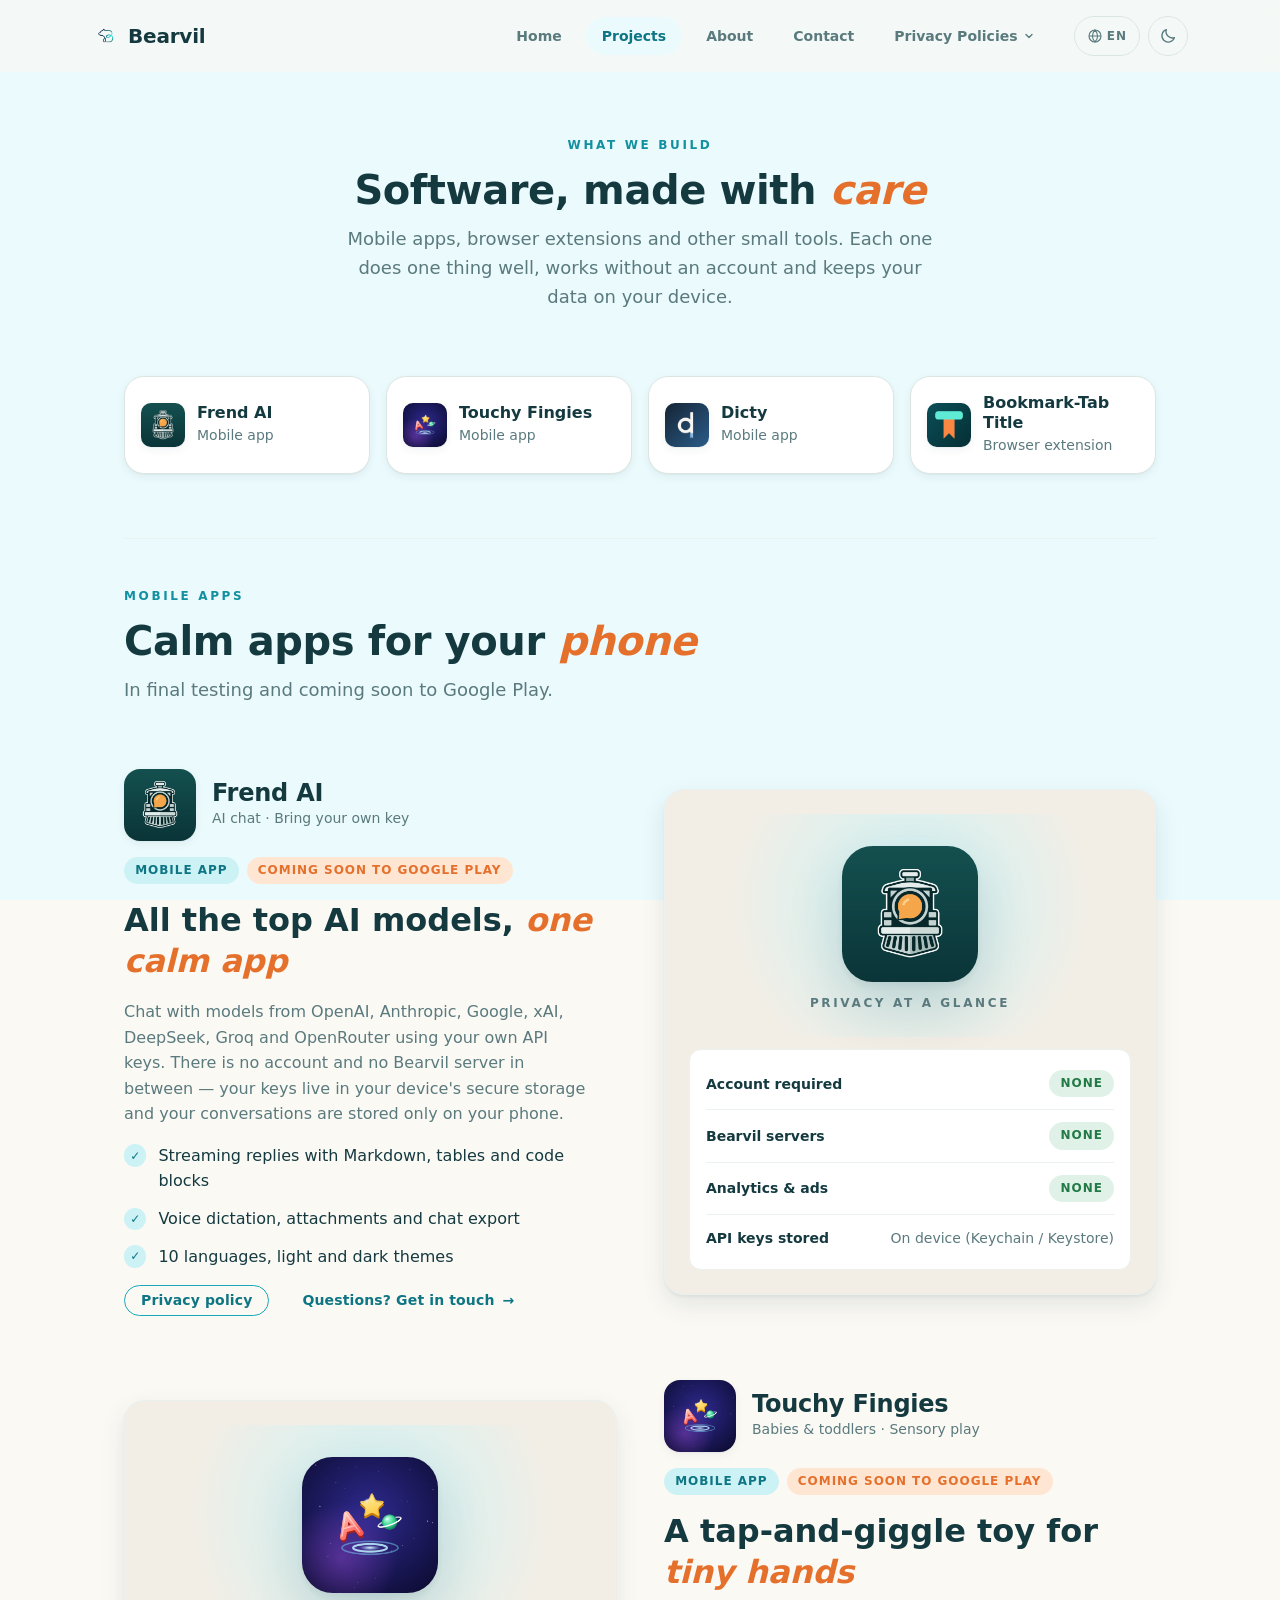
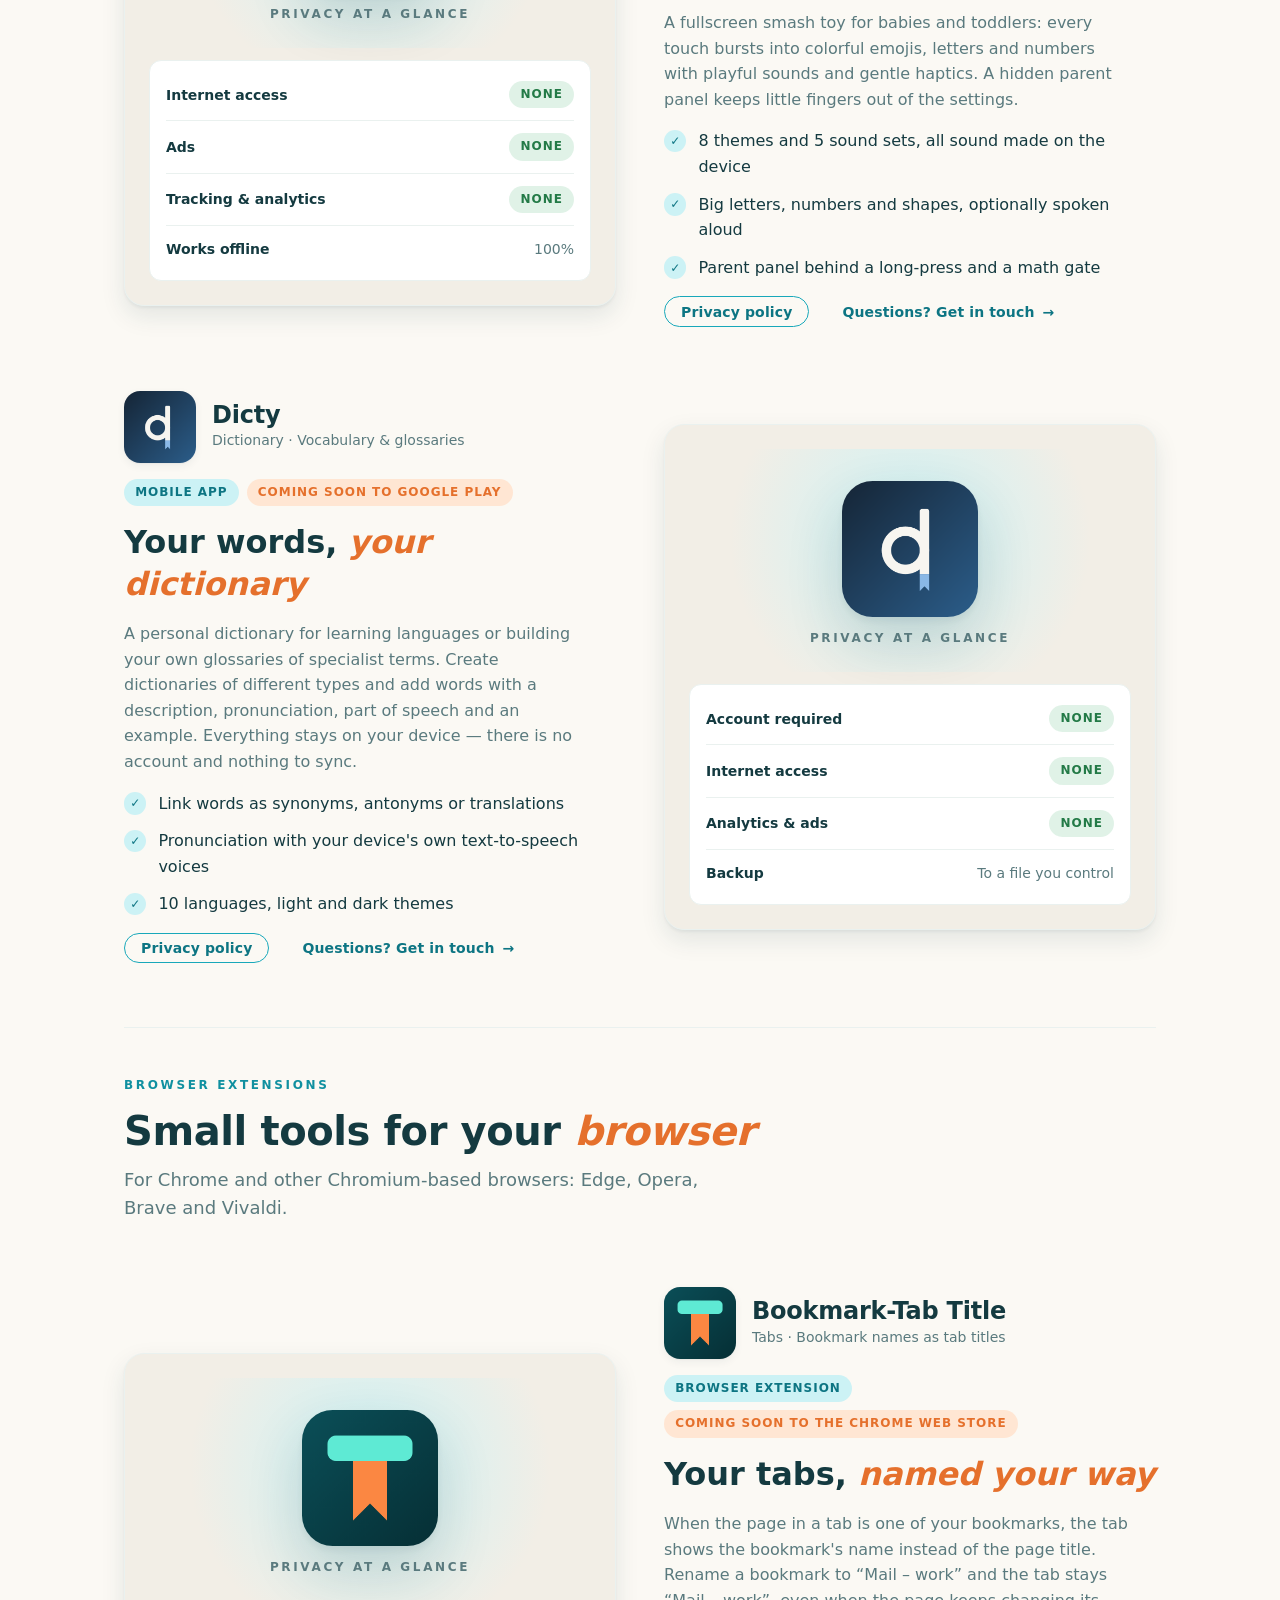
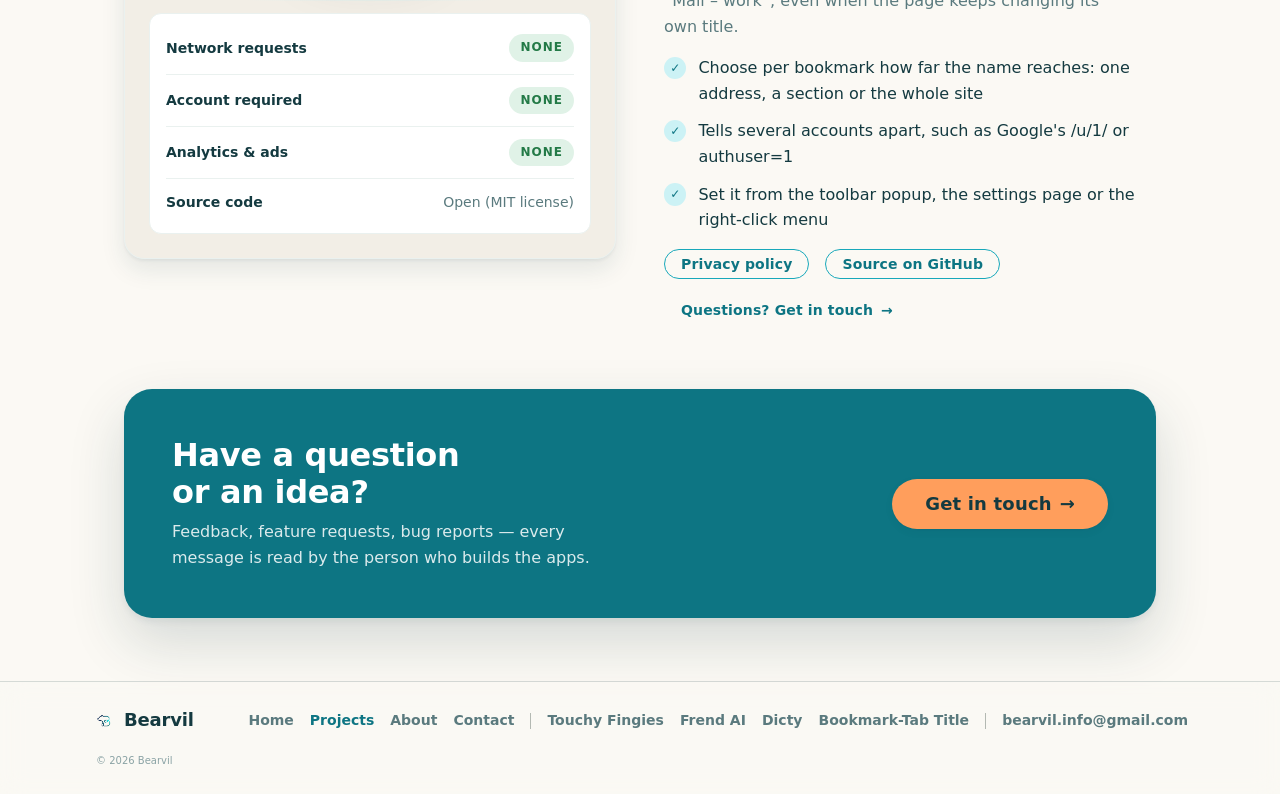
<file: work.html>
<!DOCTYPE html>
<html lang="en">
<head>
  <meta charset="UTF-8" />
  <meta name="viewport" content="width=device-width, initial-scale=1.0" />

  <!-- Security -->
  <meta http-equiv="Content-Security-Policy" content="default-src 'none'; style-src 'self' 'unsafe-inline' https://fonts.googleapis.com; font-src https://fonts.gstatic.com; script-src 'self'; img-src 'self' data:; base-uri 'none'; form-action 'none'; object-src 'none'; frame-src 'none'" />
  <meta name="referrer" content="strict-origin-when-cross-origin" />

  <!-- SEO / social -->
  <title data-i18n="work.metaTitle">Projects — Bearvil</title>
  <meta name="description" content="Mobile apps and browser extensions from Bearvil, an independent software studio: Frend AI, Touchy Fingies, Dicty and Bookmark-Tab Title — calm, private, no accounts." data-i18n-attr="content:work.metaDesc" />
  <link rel="canonical" href="https://bearvil.github.io/work" />
  <meta property="og:site_name" content="Bearvil" />
  <meta property="og:title" content="Projects — Bearvil" />
  <meta property="og:description" content="Frend AI, Touchy Fingies, Dicty and Bookmark-Tab Title — calm, private software from an independent studio." />
  <meta property="og:type" content="website" />
  <meta property="og:url" content="https://bearvil.github.io/work" />
  <meta property="og:image" content="https://bearvil.github.io/assets/og-image.png" />
  <meta property="og:image:width" content="1200" />
  <meta property="og:image:height" content="630" />
  <meta name="twitter:card" content="summary_large_image" />
  <meta name="twitter:image" content="https://bearvil.github.io/assets/og-image.png" />
  <meta name="color-scheme" content="light dark" />
  <meta name="theme-color" content="#fbf9f4" />
  <link rel="icon" type="image/png" href="/assets/favicon.png" />

  <!-- Theme + language: set <html data-theme> / <html lang> before first paint (sync, first) -->
  <script src="/assets/theme.js"></script>
  <script src="/assets/i18n/boot.js"></script>

  <!-- Fonts: preconnect + non-blocking stylesheet -->
  <link rel="preconnect" href="https://fonts.googleapis.com" />
  <link rel="preconnect" href="https://fonts.gstatic.com" crossorigin />
  <link rel="stylesheet" href="https://fonts.googleapis.com/css2?family=Inter:ital,wght@0,400;0,600;0,700;0,800;1,800&display=swap" />

  <!-- Styles: tokens first (single source of truth), then layers -->
  <link rel="stylesheet" href="/assets/css/tokens.css" />
  <link rel="stylesheet" href="/assets/css/base.css" />
  <link rel="stylesheet" href="/assets/css/components.css" />
  <link rel="stylesheet" href="/assets/css/ui.css" />
  <link rel="stylesheet" href="/assets/css/patterns.css" />
  <link rel="stylesheet" href="/assets/css/work.css" />

  <!-- Shared components: <top-nav>, <main-background>, email copy, font reveal -->
  <script src="/assets/components.js" defer></script>
  <script src="/assets/i18n/i18n.js" defer></script>

  <!-- If JS is disabled, show content immediately -->
  <noscript><style>.page-sections { opacity: 1; }</style></noscript>
</head>
<body>

  <top-nav></top-nav>
  <main-background></main-background>

  <main class="page-sections" id="content" data-font-reveal>

    <!-- Intro -->
    <header class="section-head section-head--center">
      <p class="section-head__eyebrow" data-i18n="work.eyebrow">What we build</p>
      <h1 class="section-head__title" data-i18n="work.title">Software, made with <em>care</em></h1>
      <p class="section-head__sub" data-i18n="work.sub">Mobile apps, browser extensions and other small tools. Each one does one thing well, works without an account and keeps your data on your device.</p>
    </header>

    <!-- Project index: one compact link per project, grouped by type below -->
    <nav class="project-index" aria-label="All projects" data-i18n-attr="aria-label:work.indexLabel">
      <a class="card card--interactive card--link project-link" href="#frend-ai">
        <img class="app-icon app-icon--sm" src="/assets/apps/frend-ai.png" alt="" width="44" height="44" />
        <span class="project-link__text">
          <span class="project-link__name">Frend AI</span>
          <span class="project-link__type" data-i18n="type.mobile">Mobile app</span>
        </span>
      </a>
      <a class="card card--interactive card--link project-link" href="#touchy-fingies">
        <img class="app-icon app-icon--sm" src="/assets/apps/touchy-fingies.png" alt="" width="44" height="44" />
        <span class="project-link__text">
          <span class="project-link__name">Touchy Fingies</span>
          <span class="project-link__type" data-i18n="type.mobile">Mobile app</span>
        </span>
      </a>
      <a class="card card--interactive card--link project-link" href="#dicty">
        <img class="app-icon app-icon--sm" src="/assets/apps/dicty.png" alt="" width="44" height="44" />
        <span class="project-link__text">
          <span class="project-link__name">Dicty</span>
          <span class="project-link__type" data-i18n="type.mobile">Mobile app</span>
        </span>
      </a>
      <a class="card card--interactive card--link project-link" href="#bookmark-tab-title">
        <img class="app-icon app-icon--sm" src="/assets/apps/bookmark-tab-title.png" alt="" width="44" height="44" />
        <span class="project-link__text">
          <span class="project-link__name">Bookmark-Tab Title</span>
          <span class="project-link__type" data-i18n="type.extension">Browser extension</span>
        </span>
      </a>
    </nav>

    <!-- Group: mobile apps -->
    <header class="section-head project-group" id="mobile-apps">
      <p class="section-head__eyebrow" data-i18n="work.mobile.eyebrow">Mobile apps</p>
      <h2 class="section-head__title" data-i18n="work.mobile.title">Calm apps for your <em>phone</em></h2>
      <p class="section-head__sub" data-i18n="work.mobile.sub">In final testing and coming soon to Google Play.</p>
    </header>

    <!-- Frend AI -->
    <section class="feature-row app-showcase" id="frend-ai" aria-labelledby="app-frend">
      <div class="feature-row__content">
        <div class="app-id">
          <img class="app-icon app-icon--md" src="/assets/apps/frend-ai.png" alt="" width="72" height="72" />
          <div>
            <h3 class="app-id__name" id="app-frend">Frend AI</h3>
            <p class="app-id__meta" data-i18n="app.frend.meta">AI chat · Bring your own key</p>
          </div>
        </div>
        <div class="badge-row">
          <span class="badge badge--primary" data-i18n="type.mobile">Mobile app</span>
          <span class="badge badge--accent" data-i18n="common.comingSoon">Coming soon to Google Play</span>
        </div>
        <p class="feature-row__title" data-i18n="work.frend.title">All the top AI models, <em>one calm app</em></p>
        <p class="feature-row__desc" data-i18n="work.frend.desc">Chat with models from OpenAI, Anthropic, Google, xAI, DeepSeek, Groq and OpenRouter using your own API keys. There is no account and no Bearvil server in between — your keys live in your device's secure storage and your conversations are stored only on your phone.</p>
        <ul class="checklist">
          <li class="checklist__item"><span class="checklist__icon" aria-hidden="true">✓</span><span data-i18n="work.frend.f1">Streaming replies with Markdown, tables and code blocks</span></li>
          <li class="checklist__item"><span class="checklist__icon" aria-hidden="true">✓</span><span data-i18n="work.frend.f2">Voice dictation, attachments and chat export</span></li>
          <li class="checklist__item"><span class="checklist__icon" aria-hidden="true">✓</span><span data-i18n="work.frend.f3">10 languages, light and dark themes</span></li>
        </ul>
        <div class="btn-row">
          <a class="btn btn--secondary btn--sm" href="/privacy-policies/frend-ai-pp" target="_blank" rel="noopener" data-i18n="common.privacyPolicy">Privacy policy</a>
          <a class="btn btn--link btn--sm" href="/contact" data-i18n="common.questions">Questions? Get in touch <span aria-hidden="true">→</span></a>
        </div>
      </div>
      <div class="feature-row__visual feature-visual">
        <div class="app-spotlight">
          <img class="app-icon app-icon--lg" src="/assets/apps/frend-ai.png" alt="Frend AI app icon" width="136" height="136" />
          <span class="app-spotlight__label" data-i18n="work.glance">Privacy at a glance</span>
        </div>
        <div class="data-list">
          <div class="data-list__item"><span class="data-list__name" data-i18n="work.frend.r1">Account required</span><span class="badge badge--success" data-i18n="common.none">None</span></div>
          <div class="data-list__item"><span class="data-list__name" data-i18n="work.frend.r2">Bearvil servers</span><span class="badge badge--success" data-i18n="common.none">None</span></div>
          <div class="data-list__item"><span class="data-list__name" data-i18n="work.frend.r3">Analytics &amp; ads</span><span class="badge badge--success" data-i18n="common.none">None</span></div>
          <div class="data-list__item"><span class="data-list__name" data-i18n="work.frend.r4">API keys stored</span><span class="data-list__value" data-i18n="work.frend.r4v">On device (Keychain / Keystore)</span></div>
        </div>
      </div>
    </section>

    <!-- Touchy Fingies -->
    <section class="feature-row feature-row--reverse app-showcase" id="touchy-fingies" aria-labelledby="app-touchy">
      <div class="feature-row__content">
        <div class="app-id">
          <img class="app-icon app-icon--md" src="/assets/apps/touchy-fingies.png" alt="" width="72" height="72" />
          <div>
            <h3 class="app-id__name" id="app-touchy">Touchy Fingies</h3>
            <p class="app-id__meta" data-i18n="app.touchy.meta">Babies &amp; toddlers · Sensory play</p>
          </div>
        </div>
        <div class="badge-row">
          <span class="badge badge--primary" data-i18n="type.mobile">Mobile app</span>
          <span class="badge badge--accent" data-i18n="common.comingSoon">Coming soon to Google Play</span>
        </div>
        <p class="feature-row__title" data-i18n="work.touchy.title">A tap-and-giggle toy for <em>tiny hands</em></p>
        <p class="feature-row__desc" data-i18n="work.touchy.desc">A fullscreen smash toy for babies and toddlers: every touch bursts into colorful emojis, letters and numbers with playful sounds and gentle haptics. A hidden parent panel keeps little fingers out of the settings.</p>
        <ul class="checklist">
          <li class="checklist__item"><span class="checklist__icon" aria-hidden="true">✓</span><span data-i18n="work.touchy.f1">8 themes and 5 sound sets, all sound made on the device</span></li>
          <li class="checklist__item"><span class="checklist__icon" aria-hidden="true">✓</span><span data-i18n="work.touchy.f2">Big letters, numbers and shapes, optionally spoken aloud</span></li>
          <li class="checklist__item"><span class="checklist__icon" aria-hidden="true">✓</span><span data-i18n="work.touchy.f3">Parent panel behind a long-press and a math gate</span></li>
        </ul>
        <div class="btn-row">
          <a class="btn btn--secondary btn--sm" href="/privacy-policies/touchy-fingies-pp" target="_blank" rel="noopener" data-i18n="common.privacyPolicy">Privacy policy</a>
          <a class="btn btn--link btn--sm" href="/contact" data-i18n="common.questions">Questions? Get in touch <span aria-hidden="true">→</span></a>
        </div>
      </div>
      <div class="feature-row__visual feature-visual">
        <div class="app-spotlight">
          <img class="app-icon app-icon--lg" src="/assets/apps/touchy-fingies.png" alt="Touchy Fingies app icon" width="136" height="136" />
          <span class="app-spotlight__label" data-i18n="work.glance">Privacy at a glance</span>
        </div>
        <div class="data-list">
          <div class="data-list__item"><span class="data-list__name" data-i18n="work.touchy.r1">Internet access</span><span class="badge badge--success" data-i18n="common.none">None</span></div>
          <div class="data-list__item"><span class="data-list__name" data-i18n="work.touchy.r2">Ads</span><span class="badge badge--success" data-i18n="common.none">None</span></div>
          <div class="data-list__item"><span class="data-list__name" data-i18n="work.touchy.r3">Tracking &amp; analytics</span><span class="badge badge--success" data-i18n="common.none">None</span></div>
          <div class="data-list__item"><span class="data-list__name" data-i18n="work.touchy.r4">Works offline</span><span class="data-list__value">100%</span></div>
        </div>
      </div>
    </section>

    <!-- Dicty -->
    <section class="feature-row app-showcase" id="dicty" aria-labelledby="app-dicty">
      <div class="feature-row__content">
        <div class="app-id">
          <img class="app-icon app-icon--md" src="/assets/apps/dicty.png" alt="" width="72" height="72" />
          <div>
            <h3 class="app-id__name" id="app-dicty">Dicty</h3>
            <p class="app-id__meta" data-i18n="app.dicty.meta">Dictionary · Vocabulary &amp; glossaries</p>
          </div>
        </div>
        <div class="badge-row">
          <span class="badge badge--primary" data-i18n="type.mobile">Mobile app</span>
          <span class="badge badge--accent" data-i18n="common.comingSoon">Coming soon to Google Play</span>
        </div>
        <p class="feature-row__title" data-i18n="work.dicty.title">Your words, <em>your dictionary</em></p>
        <p class="feature-row__desc" data-i18n="work.dicty.desc">A personal dictionary for learning languages or building your own glossaries of specialist terms. Create dictionaries of different types and add words with a description, pronunciation, part of speech and an example. Everything stays on your device — there is no account and nothing to sync.</p>
        <ul class="checklist">
          <li class="checklist__item"><span class="checklist__icon" aria-hidden="true">✓</span><span data-i18n="work.dicty.f1">Link words as synonyms, antonyms or translations</span></li>
          <li class="checklist__item"><span class="checklist__icon" aria-hidden="true">✓</span><span data-i18n="work.dicty.f2">Pronunciation with your device's own text-to-speech voices</span></li>
          <li class="checklist__item"><span class="checklist__icon" aria-hidden="true">✓</span><span data-i18n="work.frend.f3">10 languages, light and dark themes</span></li>
        </ul>
        <div class="btn-row">
          <a class="btn btn--secondary btn--sm" href="/privacy-policies/dicty-pp" target="_blank" rel="noopener" data-i18n="common.privacyPolicy">Privacy policy</a>
          <a class="btn btn--link btn--sm" href="/contact" data-i18n="common.questions">Questions? Get in touch <span aria-hidden="true">→</span></a>
        </div>
      </div>
      <div class="feature-row__visual feature-visual">
        <div class="app-spotlight">
          <img class="app-icon app-icon--lg" src="/assets/apps/dicty.png" alt="Dicty app icon" width="136" height="136" />
          <span class="app-spotlight__label" data-i18n="work.glance">Privacy at a glance</span>
        </div>
        <div class="data-list">
          <div class="data-list__item"><span class="data-list__name" data-i18n="work.frend.r1">Account required</span><span class="badge badge--success" data-i18n="common.none">None</span></div>
          <div class="data-list__item"><span class="data-list__name" data-i18n="work.touchy.r1">Internet access</span><span class="badge badge--success" data-i18n="common.none">None</span></div>
          <div class="data-list__item"><span class="data-list__name" data-i18n="work.frend.r3">Analytics &amp; ads</span><span class="badge badge--success" data-i18n="common.none">None</span></div>
          <div class="data-list__item"><span class="data-list__name" data-i18n="work.dicty.r4">Backup</span><span class="data-list__value" data-i18n="work.dicty.r4v">To a file you control</span></div>
        </div>
      </div>
    </section>

    <!-- Group: browser extensions -->
    <header class="section-head project-group" id="browser-extensions">
      <p class="section-head__eyebrow" data-i18n="work.ext.eyebrow">Browser extensions</p>
      <h2 class="section-head__title" data-i18n="work.ext.title">Small tools for your <em>browser</em></h2>
      <p class="section-head__sub" data-i18n="work.ext.sub">For Chrome and other Chromium-based browsers: Edge, Opera, Brave and Vivaldi.</p>
    </header>

    <!-- Bookmark-Tab Title -->
    <section class="feature-row feature-row--reverse app-showcase" id="bookmark-tab-title" aria-labelledby="app-btt">
      <div class="feature-row__content">
        <div class="app-id">
          <img class="app-icon app-icon--md" src="/assets/apps/bookmark-tab-title.png" alt="" width="72" height="72" />
          <div>
            <h3 class="app-id__name" id="app-btt">Bookmark-Tab Title</h3>
            <p class="app-id__meta" data-i18n="app.btt.meta">Tabs · Bookmark names as tab titles</p>
          </div>
        </div>
        <div class="badge-row">
          <span class="badge badge--primary" data-i18n="type.extension">Browser extension</span>
          <span class="badge badge--accent" data-i18n="common.comingSoonChrome">Coming soon to the Chrome Web Store</span>
        </div>
        <p class="feature-row__title" data-i18n="work.btt.title">Your tabs, <em>named your way</em></p>
        <p class="feature-row__desc" data-i18n="work.btt.desc">When the page in a tab is one of your bookmarks, the tab shows the bookmark's name instead of the page title. Rename a bookmark to “Mail – work” and the tab stays “Mail – work”, even when the page keeps changing its own title.</p>
        <ul class="checklist">
          <li class="checklist__item"><span class="checklist__icon" aria-hidden="true">✓</span><span data-i18n="work.btt.f1">Choose per bookmark how far the name reaches: one address, a section or the whole site</span></li>
          <li class="checklist__item"><span class="checklist__icon" aria-hidden="true">✓</span><span data-i18n="work.btt.f2">Tells several accounts apart, such as Google's /u/1/ or authuser=1</span></li>
          <li class="checklist__item"><span class="checklist__icon" aria-hidden="true">✓</span><span data-i18n="work.btt.f3">Set it from the toolbar popup, the settings page or the right-click menu</span></li>
        </ul>
        <div class="btn-row">
          <a class="btn btn--secondary btn--sm" href="/privacy-policies/bookmark-tab-title-pp" target="_blank" rel="noopener" data-i18n="common.privacyPolicy">Privacy policy</a>
          <a class="btn btn--secondary btn--sm" href="https://github.com/bearvil/bookmark-tab-title" target="_blank" rel="noopener" data-i18n="common.source">Source on GitHub</a>
          <a class="btn btn--link btn--sm" href="/contact" data-i18n="common.questions">Questions? Get in touch <span aria-hidden="true">→</span></a>
        </div>
      </div>
      <div class="feature-row__visual feature-visual">
        <div class="app-spotlight">
          <img class="app-icon app-icon--lg" src="/assets/apps/bookmark-tab-title.png" alt="Bookmark-Tab Title extension icon" width="136" height="136" />
          <span class="app-spotlight__label" data-i18n="work.glance">Privacy at a glance</span>
        </div>
        <div class="data-list">
          <div class="data-list__item"><span class="data-list__name" data-i18n="work.btt.r1">Network requests</span><span class="badge badge--success" data-i18n="common.none">None</span></div>
          <div class="data-list__item"><span class="data-list__name" data-i18n="work.frend.r1">Account required</span><span class="badge badge--success" data-i18n="common.none">None</span></div>
          <div class="data-list__item"><span class="data-list__name" data-i18n="work.frend.r3">Analytics &amp; ads</span><span class="badge badge--success" data-i18n="common.none">None</span></div>
          <div class="data-list__item"><span class="data-list__name" data-i18n="work.btt.r4">Source code</span><span class="data-list__value" data-i18n="work.btt.r4v">Open (MIT license)</span></div>
        </div>
      </div>
    </section>

    <!-- Closing CTA -->
    <section class="cta-band" aria-labelledby="work-cta">
      <div class="cta-band__text">
        <h2 class="cta-band__title" id="work-cta" data-i18n="work.ctaTitle">Have a question or an idea?</h2>
        <p data-i18n="work.ctaBody">Feedback, feature requests, bug reports — every message is read by the person who builds the apps.</p>
      </div>
      <div class="btn-row">
        <a class="btn btn--accent btn--lg" href="/contact" data-i18n="common.getInTouchArrow">Get in touch <span aria-hidden="true">→</span></a>
      </div>
    </section>

  </main>

  <site-footer></site-footer>
</body>
</html>
</file>
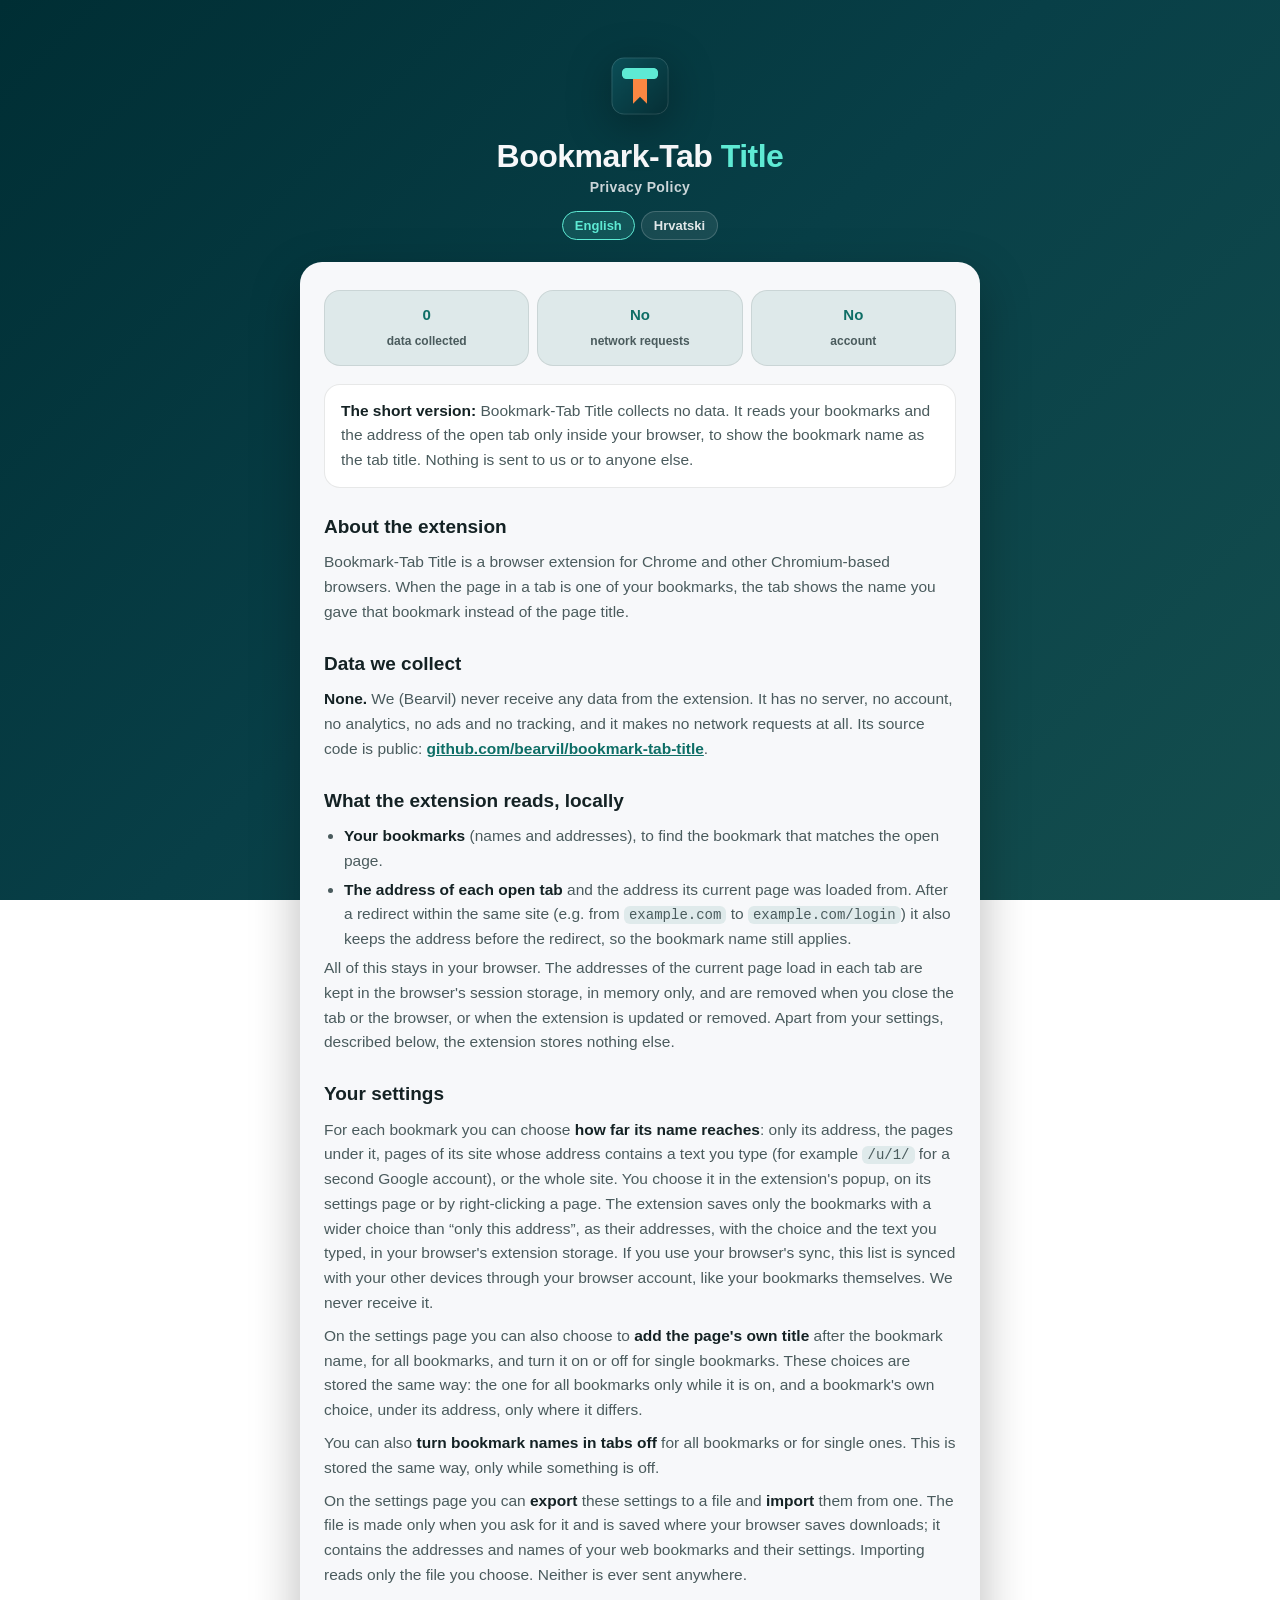
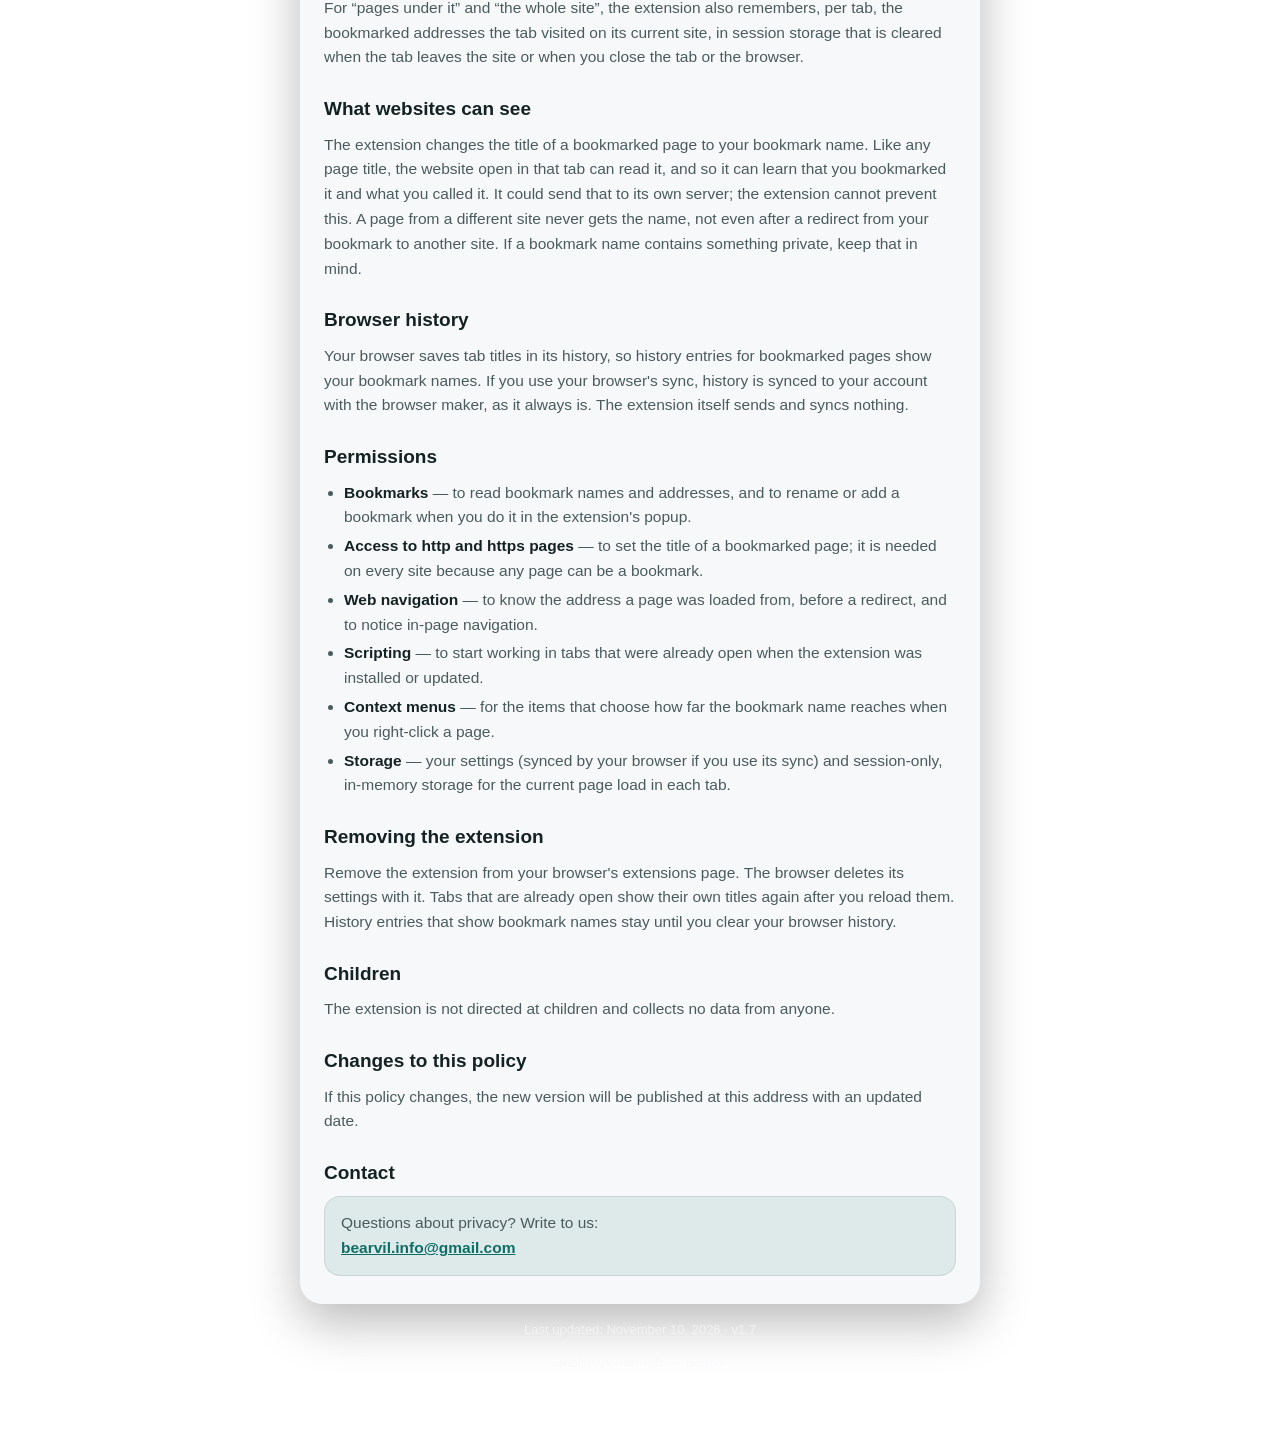
<file: privacy-policies/bookmark-tab-title-pp.html>
<!DOCTYPE html>
<html lang="en">
<head>
<meta charset="UTF-8">
<meta name="viewport" content="width=device-width, initial-scale=1.0">
<title>Bookmark-Tab Title — Privacy Policy</title>
<meta name="description" content="Privacy Policy for the Bookmark-Tab Title browser extension. No data collected, no network requests — your bookmarks never leave your browser.">
<link rel="icon" type="image/png" href="/privacy-policies/bookmark-tab-title-icon.png">
<style>
  /* Bookmark-Tab Title palette (matches the extension icon). Standalone page — exception to the site's CSS system.
     System fonts only, so this page makes no third-party requests. */
  :root {
    --bg-0: #002E34; --bg-1: #083F47; --bg-2: #144E4E;
    --paper: #F7F8FA; --text: #142224; --muted: #4A5B5D;
    --accent: #0E6E66; --accent-soft: rgba(14, 110, 102, 0.10); --line: rgba(20, 34, 36, 0.10); --sky: #5EEAD4;
  }
  * { margin: 0; padding: 0; box-sizing: border-box; }
  body {
    font-family: -apple-system, BlinkMacSystemFont, "Segoe UI", Roboto, sans-serif;
    background: linear-gradient(135deg, var(--bg-0) 0%, var(--bg-1) 48%, var(--bg-2) 100%) fixed;
    min-height: 100vh; color: var(--text); padding: 24px 16px 64px;
  }
  .wrap { max-width: 680px; margin: 0 auto; }
  header { text-align: center; padding: 24px 0 22px; color: var(--paper); }
  .logo { width: 76px; height: 76px; margin: 0 auto; display: block; filter: drop-shadow(0 10px 22px rgba(0,0,0,.3)); }
  h1 { font-size: 32px; font-weight: 800; margin-top: 14px; letter-spacing: -0.5px; }
  h1 span { color: var(--sky); }
  .subtitle { font-weight: 700; font-size: 14px; letter-spacing: 0.4px; color: rgba(247,248,250,.82); margin-top: 4px; }
  .lang-row { display: flex; flex-wrap: wrap; gap: 6px; justify-content: center; margin-top: 16px; }
  .lang-btn {
    font: inherit; font-size: 13px; font-weight: 700; padding: 6px 12px; border-radius: 999px; cursor: pointer;
    color: rgba(247,248,250,.9); background: rgba(255,255,255,.08); border: 1px solid rgba(255,255,255,.18);
  }
  .lang-btn.active { color: var(--sky); border-color: var(--sky); background: rgba(94,234,212,.14); }
  .card { background: var(--paper); border-radius: 22px; padding: 28px 24px; box-shadow: 0 18px 50px rgba(0,0,0,.28); line-height: 1.6; }
  .tldr { display: grid; grid-template-columns: repeat(3, 1fr); gap: 8px; margin-bottom: 18px; }
  .badge { text-align: center; padding: 12px 6px; border-radius: 16px; background: var(--accent-soft); border: 1px solid var(--line); }
  .badge b { display: block; font-size: 15px; color: var(--accent); }
  .badge span { font-size: 12px; font-weight: 700; color: var(--muted); }
  .short { padding: 14px 16px; border-radius: 16px; background: #fff; border: 1px solid var(--line); }
  h2 { font-size: 19px; font-weight: 800; margin: 24px 0 8px; color: var(--text); }
  p, li { color: var(--muted); font-size: 15.5px; }
  p + p { margin-top: 8px; }
  ul { padding-left: 20px; margin-top: 6px; }
  li { margin: 4px 0; }
  strong { color: var(--text); }
  code { font-size: 14px; background: var(--accent-soft); padding: 1px 5px; border-radius: 6px; }
  a { color: var(--accent); font-weight: 700; }
  .contact { padding: 14px 16px; border-radius: 16px; background: var(--accent-soft); border: 1px solid var(--line); }
  .updated, footer { text-align: center; color: rgba(247,248,250,.75); font-size: 13px; margin-top: 18px; }
  @media (max-width: 420px) { .card { padding: 22px 18px; } .badge { padding: 10px 4px; } .badge span { font-size: 11px; } }
</style>
</head>
<body>
<div class="wrap">
  <header>
    <img class="logo" src="/privacy-policies/bookmark-tab-title-icon.png" alt="" width="76" height="76">
    <h1>Bookmark-Tab <span>Title</span></h1>
    <p class="subtitle" id="subtitle">Privacy Policy</p>
    <div class="lang-row" role="group" aria-label="Language" id="lang-row"></div>
  </header>

  <main class="card" id="policy-card"><!-- filled by script --></main>

  <p class="updated"><span id="updated-label">Last updated:</span> November 10, 2026 · v1.7</p>
  <footer>Bookmark-Tab Title — Bearvil</footer>
</div>

<script>
  // Languages follow the extension's _locales: en, hr.
  const EMAIL = 'bearvil.info@gmail.com';
  const SOURCE = 'https://github.com/bearvil/bookmark-tab-title';
  const I18N = {
    en: {
      btn: 'English', subtitle: 'Privacy Policy', updated: 'Last updated:',
      badges: [['0', 'data collected'], ['No', 'network requests'], ['No', 'account']],
      short: '<strong>The short version:</strong> Bookmark-Tab Title collects no data. It reads your bookmarks and the address of the open tab only inside your browser, to show the bookmark name as the tab title. Nothing is sent to us or to anyone else.',
      sections: [
        ['About the extension', '<p>Bookmark-Tab Title is a browser extension for Chrome and other Chromium-based browsers. When the page in a tab is one of your bookmarks, the tab shows the name you gave that bookmark instead of the page title.</p>'],
        ['Data we collect', '<p><strong>None.</strong> We (Bearvil) never receive any data from the extension. It has no server, no account, no analytics, no ads and no tracking, and it makes no network requests at all. Its source code is public: <a href="' + SOURCE + '" target="_blank" rel="noopener">github.com/bearvil/bookmark-tab-title</a>.</p>'],
        ['What the extension reads, locally', '<ul><li><strong>Your bookmarks</strong> (names and addresses), to find the bookmark that matches the open page.</li><li><strong>The address of each open tab</strong> and the address its current page was loaded from. After a redirect within the same site (e.g. from <code>example.com</code> to <code>example.com/login</code>) it also keeps the address before the redirect, so the bookmark name still applies.</li></ul><p>All of this stays in your browser. The addresses of the current page load in each tab are kept in the browser\'s session storage, in memory only, and are removed when you close the tab or the browser, or when the extension is updated or removed. Apart from your settings, described below, the extension stores nothing else.</p>'],
        ['Your settings', '<p>For each bookmark you can choose <strong>how far its name reaches</strong>: only its address, the pages under it, pages of its site whose address contains a text you type (for example <code>/u/1/</code> for a second Google account), or the whole site. You choose it in the extension\'s popup, on its settings page or by right-clicking a page. The extension saves only the bookmarks with a wider choice than “only this address”, as their addresses, with the choice and the text you typed, in your browser\'s extension storage. If you use your browser\'s sync, this list is synced with your other devices through your browser account, like your bookmarks themselves. We never receive it.</p><p>On the settings page you can also choose to <strong>add the page\'s own title</strong> after the bookmark name, for all bookmarks, and turn it on or off for single bookmarks. These choices are stored the same way: the one for all bookmarks only while it is on, and a bookmark\'s own choice, under its address, only where it differs.</p><p>You can also <strong>turn bookmark names in tabs off</strong> for all bookmarks or for single ones. This is stored the same way, only while something is off.</p><p>On the settings page you can <strong>export</strong> these settings to a file and <strong>import</strong> them from one. The file is made only when you ask for it and is saved where your browser saves downloads; it contains the addresses and names of your web bookmarks and their settings. Importing reads only the file you choose. Neither is ever sent anywhere.</p><p>For “pages under it” and “the whole site”, the extension also remembers, per tab, the bookmarked addresses the tab visited on its current site, in session storage that is cleared when the tab leaves the site or when you close the tab or the browser.</p>'],
        ['What websites can see', '<p>The extension changes the title of a bookmarked page to your bookmark name. Like any page title, the website open in that tab can read it, and so it can learn that you bookmarked it and what you called it. It could send that to its own server; the extension cannot prevent this. A page from a different site never gets the name, not even after a redirect from your bookmark to another site. If a bookmark name contains something private, keep that in mind.</p>'],
        ['Browser history', '<p>Your browser saves tab titles in its history, so history entries for bookmarked pages show your bookmark names. If you use your browser\'s sync, history is synced to your account with the browser maker, as it always is. The extension itself sends and syncs nothing.</p>'],
        ['Permissions', '<ul><li><strong>Bookmarks</strong> — to read bookmark names and addresses, and to rename or add a bookmark when you do it in the extension\'s popup.</li><li><strong>Access to http and https pages</strong> — to set the title of a bookmarked page; it is needed on every site because any page can be a bookmark.</li><li><strong>Web navigation</strong> — to know the address a page was loaded from, before a redirect, and to notice in-page navigation.</li><li><strong>Scripting</strong> — to start working in tabs that were already open when the extension was installed or updated.</li><li><strong>Context menus</strong> — for the items that choose how far the bookmark name reaches when you right-click a page.</li><li><strong>Storage</strong> — your settings (synced by your browser if you use its sync) and session-only, in-memory storage for the current page load in each tab.</li></ul>'],
        ['Removing the extension', '<p>Remove the extension from your browser\'s extensions page. The browser deletes its settings with it. Tabs that are already open show their own titles again after you reload them. History entries that show bookmark names stay until you clear your browser history.</p>'],
        ['Children', '<p>The extension is not directed at children and collects no data from anyone.</p>'],
        ['Changes to this policy', '<p>If this policy changes, the new version will be published at this address with an updated date.</p>'],
      ],
      contactTitle: 'Contact', contact: 'Questions about privacy? Write to us:',
    },
    hr: {
      btn: 'Hrvatski', subtitle: 'Pravila privatnosti', updated: 'Zadnja izmjena:',
      badges: [['0', 'prikupljenih podataka'], ['Bez', 'mrežnih zahtjeva'], ['Bez', 'računa']],
      short: '<strong>Ukratko:</strong> Bookmark-Tab Title ne prikuplja nikakve podatke. Tvoje bookmarke i adresu otvorenog taba čita samo unutar preglednika, kako bi naziv bookmarka prikazao kao naslov taba. Ništa se ne šalje nama ni bilo kome drugome.',
      sections: [
        ['O extensionu', '<p>Bookmark-Tab Title je proširenje za Chrome i druge preglednike na Chromiumu. Kad je stranica u tabu jedan od tvojih bookmarka, tab pokazuje naziv koji si dao tom bookmarku umjesto naslova stranice.</p>'],
        ['Podaci koje prikupljamo', '<p><strong>Nikakvi.</strong> Mi (Bearvil) ne primamo nikakve podatke iz extensiona. Nema poslužitelj, račun, analitiku, oglase ni praćenje i ne šalje nikakve mrežne zahtjeve. Izvorni kod je javan: <a href="' + SOURCE + '" target="_blank" rel="noopener">github.com/bearvil/bookmark-tab-title</a>.</p>'],
        ['Što extension čita, lokalno', '<ul><li><strong>Tvoje bookmarke</strong> (nazive i adrese), da nađe bookmark koji odgovara otvorenoj stranici.</li><li><strong>Adresu svakog otvorenog taba</strong> i adresu s koje je učitana trenutna stranica. Nakon preusmjeravanja unutar istog sitea (npr. s <code>example.com</code> na <code>example.com/login</code>) pamti i adresu prije preusmjeravanja, da naziv bookmarka i dalje vrijedi.</li></ul><p>Sve to ostaje u pregledniku. Adrese trenutnog učitavanja u svakom tabu čuvaju se u spremištu sesije preglednika, samo u memoriji, i brišu se kad zatvoriš tab ili preglednik, te kad se extension ažurira ili ukloni. Osim tvojih postavki, opisanih niže, extension ništa drugo ne sprema.</p>'],
        ['Tvoje postavke', '<p>Za svaki bookmark možeš odabrati <strong>dokle seže njegov naziv</strong>: samo njegova adresa, stranice ispod nje, stranice njegovog hosta čija adresa sadrži tekst koji upišeš (npr. <code>/u/1/</code> za drugi Google račun) ili cijeli host. Biraš u izborniku proširenja, na njegovoj stranici s postavkama ili desnim klikom na stranicu. Extension sprema samo bookmarke sa širim izborom od „samo ova adresa”, kao njihove adrese, s izborom i upisanim tekstom, u spremište proširenja u pregledniku. Ako koristiš sinkronizaciju preglednika, taj se popis sinkronizira s tvojim drugim uređajima preko tvog računa preglednika, kao i sami bookmarki. Mi ga nikad ne primamo.</p><p>Na stranici s postavkama možeš uključiti i <strong>dodavanje izvornog naslova stranice</strong> iza naziva bookmarka, za sve bookmarke, i uključiti ili isključiti ga za pojedine bookmarke. Ti se izbori spremaju na isti način: onaj za sve bookmarke samo dok je uključen, a izbor pojedinog bookmarka, pod njegovom adresom, samo kad se razlikuje.</p><p>Nazive bookmarka u tabovima možeš i <strong>isključiti</strong>, za sve bookmarke ili za pojedine. I to se sprema na isti način, samo dok je nešto isključeno.</p><p>Na stranici s postavkama te postavke možeš <strong>izvesti</strong> u datoteku i <strong>uvesti</strong> iz nje. Datoteka nastaje samo kad to zatražiš i sprema se tamo gdje preglednik sprema preuzimanja; sadrži adrese i nazive tvojih web bookmarka i njihove postavke. Uvoz čita samo datoteku koju odabereš. Ništa od toga se nikamo ne šalje.</p><p>Za „stranice ispod” i „cijeli host” extension za svaki tab pamti i adrese bookmarka koje je tab posjetio na trenutnom hostu, u spremištu sesije koje se briše kad tab ode s hosta ili kad zatvoriš tab ili preglednik.</p>'],
        ['Što vide web-stranice', '<p>Extension mijenja naslov stranice koja je bookmark u tvoj naziv bookmarka. Kao i svaki naslov stranice, može ga pročitati web-stranica otvorena u tom tabu, pa tako saznati da si je spremio i kako si je nazvao. Mogla bi to poslati svom poslužitelju; extension to ne može spriječiti. Stranica s drugog sitea nikad ne dobiva naziv, ni nakon preusmjeravanja s tvog bookmarka na drugi site. Ako naziv bookmarka sadrži nešto privatno, imaj to na umu.</p>'],
        ['Povijest preglednika', '<p>Preglednik u povijest sprema naslove tabova, pa unosi za stranice iz bookmarka pokazuju tvoje nazive bookmarka. Ako koristiš sinkronizaciju preglednika, povijest se kao i inače sinkronizira na tvoj račun kod proizvođača preglednika. Extension sam ništa ne šalje i ne sinkronizira.</p>'],
        ['Dozvole', '<ul><li><strong>Bookmarki</strong> — za čitanje naziva i adresa bookmarka te za preimenovanje ili dodavanje bookmarka kad to napraviš u izborniku proširenja.</li><li><strong>Pristup http i https stranicama</strong> — za postavljanje naslova stranice koja je bookmark; treba na svim stranicama jer svaka stranica može biti bookmark.</li><li><strong>Web navigacija</strong> — za adresu s koje je stranica učitana, prije preusmjeravanja, i za navigaciju unutar stranice.</li><li><strong>Skriptiranje</strong> — da extension proradi i u tabovima koji su bili otvoreni prije instalacije ili ažuriranja.</li><li><strong>Kontekstni izbornici</strong> — za stavke kojima biraš dokle seže naziv bookmarka kad desnom tipkom klikneš na stranicu.</li><li><strong>Spremište</strong> — tvoje postavke (sinkronizira ih preglednik ako koristiš njegovu sinkronizaciju) i spremište sesije, samo u memoriji, za trenutno učitavanje u svakom tabu.</li></ul>'],
        ['Uklanjanje extensiona', '<p>Ukloni extension na stranici s proširenjima u pregledniku. Preglednik s njim briše i njegove postavke. Već otvoreni tabovi vraćaju svoje naslove kad ih ponovno učitaš. Unosi u povijesti s nazivima bookmarka ostaju dok ne obrišeš povijest preglednika.</p>'],
        ['Djeca', '<p>Extension nije namijenjen djeci i ni od koga ne prikuplja podatke.</p>'],
        ['Izmjene ovih pravila', '<p>Ako se pravila promijene, nova verzija bit će objavljena na ovoj adresi s novim datumom.</p>'],
      ],
      contactTitle: 'Kontakt', contact: 'Pitanja o privatnosti? Piši nam:',
    },
  };
  const LANG_ORDER = ['en', 'hr'];
  const card = document.getElementById('policy-card');
  const langRow = document.getElementById('lang-row');

  LANG_ORDER.forEach((key) => {
    const b = document.createElement('button');
    b.className = 'lang-btn';
    b.dataset.lang = key;
    b.textContent = I18N[key].btn;
    b.addEventListener('click', () => setLang(key));
    langRow.appendChild(b);
  });

  function render(lang) {
    const d = I18N[lang];
    let html = '<div class="tldr">';
    d.badges.forEach(([big, cap]) => { html += `<div class="badge"><b>${big}</b><span>${cap}</span></div>`; });
    html += `</div><p class="short">${d.short}</p>`;
    d.sections.forEach(([title, body]) => { html += `<h2>${title}</h2>${body}`; });
    html += `<h2>${d.contactTitle}</h2><div class="contact"><p>${d.contact}<br><a href="mailto:${EMAIL}">${EMAIL}</a></p></div>`;
    card.innerHTML = html;
  }

  function setLang(lang) {
    if (!I18N[lang]) lang = 'en';
    render(lang);
    document.getElementById('subtitle').textContent = I18N[lang].subtitle;
    document.getElementById('updated-label').textContent = I18N[lang].updated;
    document.querySelectorAll('.lang-btn').forEach((b) => b.classList.toggle('active', b.dataset.lang === lang));
    document.documentElement.lang = lang;
  }

  const nav = (navigator.language || 'en').toLowerCase().slice(0, 2);
  setLang(LANG_ORDER.includes(nav) ? nav : 'en');
</script>
</body>
</html>
</file>
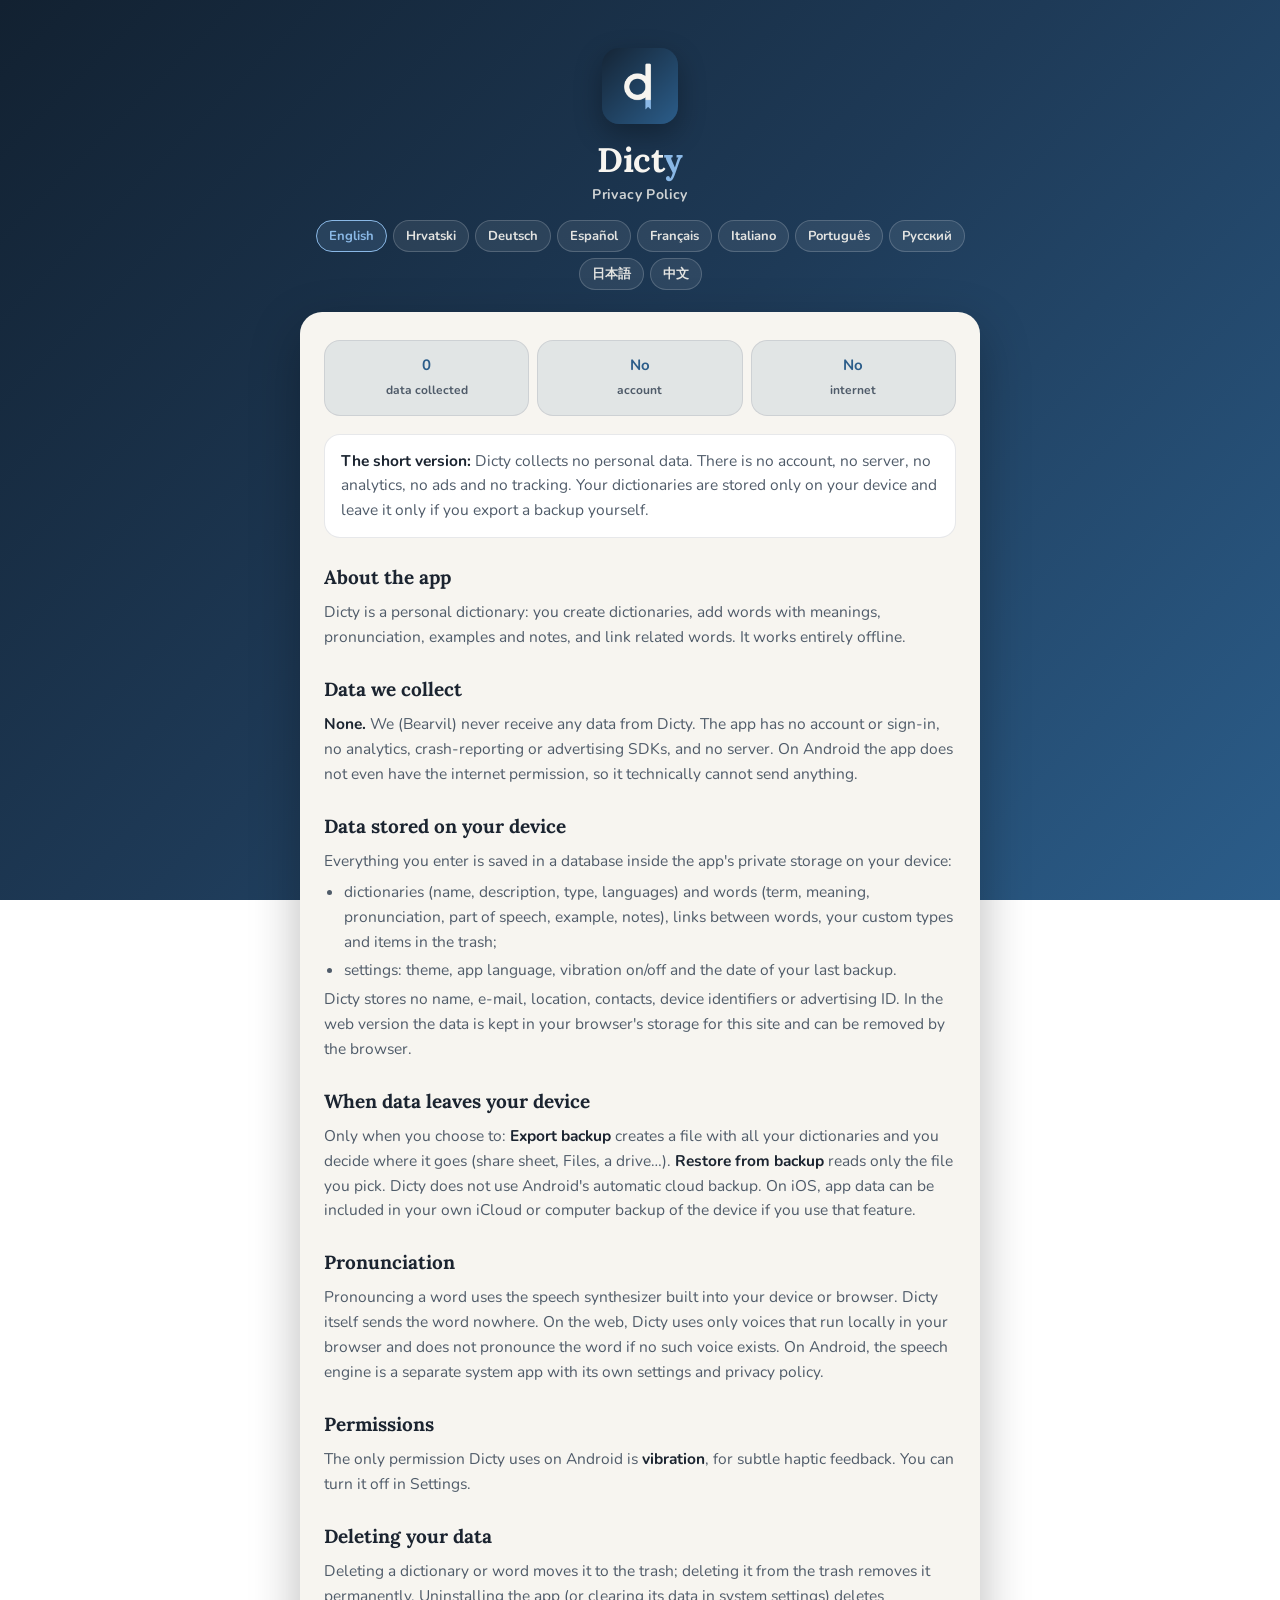
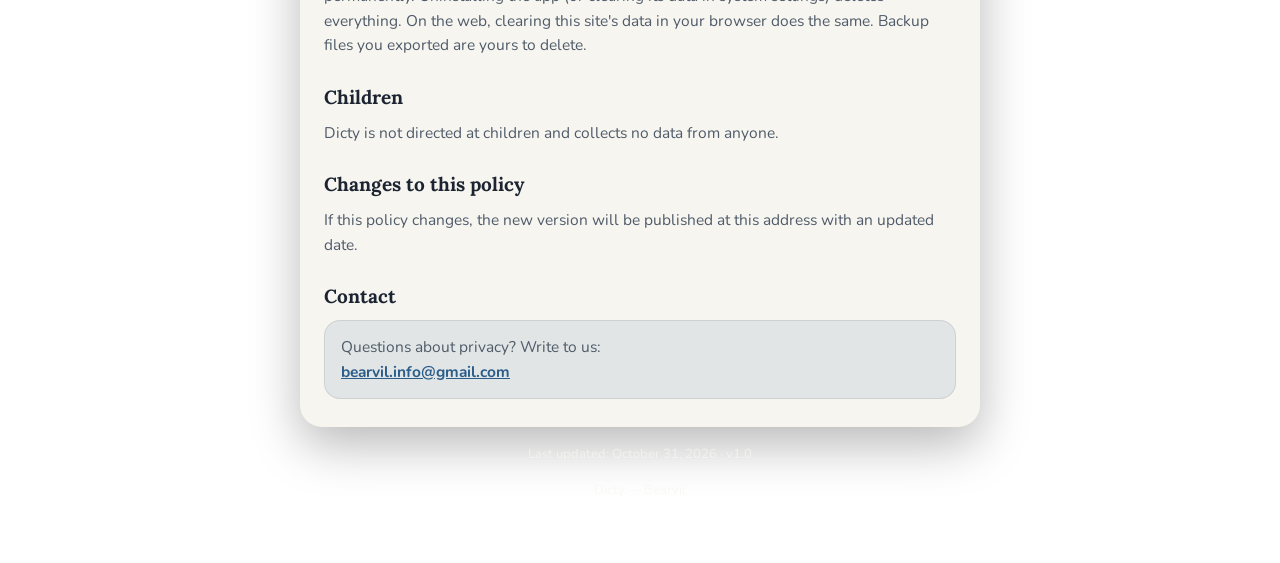
<file: privacy-policies/dicty-pp.html>
<!DOCTYPE html>
<html lang="en">
<head>
<meta charset="UTF-8">
<meta name="viewport" content="width=device-width, initial-scale=1.0">
<title>Dicty — Privacy Policy</title>
<meta name="description" content="Privacy Policy for Dicty. No account, no internet, no data collected — your dictionaries stay on your device.">
<link rel="icon" type="image/png" href="/assets/apps/dicty.png">
<link rel="preconnect" href="https://fonts.googleapis.com">
<link rel="preconnect" href="https://fonts.gstatic.com" crossorigin>
<link href="https://fonts.googleapis.com/css2?family=Lora:wght@700&family=Nunito:wght@400;600;700;800&display=swap" rel="stylesheet">
<style>
  /* Dicty „Paper” paleta (izvor: dicty/docs/DESIGN.md). Samostalna stranica — iznimka od CSS sustava sitea. */
  :root {
    --ink-0: #122131; --ink-1: #1E3A57; --ink-2: #2B5D8A;
    --paper: #F7F5F0; --paper-2: #ECE6D9; --text: #1B2430; --muted: #4f5b69;
    --accent: #2B5D8A; --accent-soft: rgba(43, 93, 138, 0.10); --line: rgba(27, 36, 48, 0.10); --sky: #8AB8E6;
  }
  * { margin: 0; padding: 0; box-sizing: border-box; }
  body {
    font-family: Nunito, -apple-system, BlinkMacSystemFont, "Segoe UI", Roboto, sans-serif;
    background: linear-gradient(135deg, var(--ink-0) 0%, var(--ink-1) 48%, var(--ink-2) 100%) fixed;
    min-height: 100vh; color: var(--text); padding: 24px 16px 64px;
  }
  .wrap { max-width: 680px; margin: 0 auto; }
  header { text-align: center; padding: 24px 0 22px; color: var(--paper); }
  .logo { display: block; width: 76px; height: 76px; margin: 0 auto; border-radius: 22.5%; box-shadow: 0 10px 28px rgba(0,0,0,.3); }
  h1 { font-family: Lora, Georgia, serif; font-size: 34px; margin-top: 14px; letter-spacing: -0.5px; }
  h1 span { color: var(--sky); }
  .subtitle { font-weight: 700; font-size: 14px; letter-spacing: 0.4px; color: rgba(247,245,240,.82); margin-top: 4px; }
  .lang-row { display: flex; flex-wrap: wrap; gap: 6px; justify-content: center; margin-top: 16px; }
  .lang-btn {
    font: inherit; font-size: 13px; font-weight: 700; padding: 6px 12px; border-radius: 999px; cursor: pointer;
    color: rgba(247,245,240,.9); background: rgba(255,255,255,.08); border: 1px solid rgba(255,255,255,.18);
  }
  .lang-btn.active { color: var(--sky); border-color: var(--sky); background: rgba(138,184,230,.14); }
  .card { background: var(--paper); border-radius: 22px; padding: 28px 24px; box-shadow: 0 18px 50px rgba(0,0,0,.28); line-height: 1.6; }
  .tldr { display: grid; grid-template-columns: repeat(3, 1fr); gap: 8px; margin-bottom: 18px; }
  .badge { text-align: center; padding: 12px 6px; border-radius: 16px; background: var(--accent-soft); border: 1px solid var(--line); }
  .badge b { display: block; font-size: 15px; color: var(--accent); }
  .badge span { font-size: 12px; font-weight: 700; color: var(--muted); }
  .short { padding: 14px 16px; border-radius: 16px; background: #fff; border: 1px solid var(--line); }
  h2 { font-family: Lora, Georgia, serif; font-size: 19px; margin: 24px 0 8px; color: var(--text); }
  p, li { color: var(--muted); font-size: 15.5px; }
  p + p { margin-top: 8px; }
  ul { padding-left: 20px; margin-top: 6px; }
  li { margin: 4px 0; }
  strong { color: var(--text); }
  a { color: var(--accent); font-weight: 700; }
  .contact { padding: 14px 16px; border-radius: 16px; background: var(--accent-soft); border: 1px solid var(--line); }
  .updated, footer { text-align: center; color: rgba(247,245,240,.75); font-size: 13px; margin-top: 18px; }
  @media (max-width: 420px) { .card { padding: 22px 18px; } .badge { padding: 10px 4px; } .badge span { font-size: 11px; } }
</style>
</head>
<body>
<div class="wrap">
  <header>
    <img class="logo" src="/assets/apps/dicty.png" alt="" width="76" height="76">
    <h1>Dict<span>y</span></h1>
    <p class="subtitle" id="subtitle">Privacy Policy</p>
    <div class="lang-row" role="group" aria-label="Language" id="lang-row"></div>
  </header>

  <main class="card" id="policy-card"><!-- filled by script --></main>

  <p class="updated"><span id="updated-label">Last updated:</span> October 31, 2026 · v1.0</p>
  <footer>Dicty — Bearvil</footer>
</div>

<script>
  // Prijevodi prate jezike aplikacije (src/i18n/locales): en, hr, de, es, fr, it, pt, ru, ja, zh.
  // Izvor istine: dicty/docs/privacy/dicty-pp.html — objavljena kopija: bearvil.github.io/privacy-policies/dicty-pp.html (identična).
  const EMAIL = 'bearvil.info@gmail.com';
  const I18N = {
    en: {
      btn: 'English', subtitle: 'Privacy Policy', updated: 'Last updated:',
      badges: [['0', 'data collected'], ['No', 'account'], ['No', 'internet']],
      short: '<strong>The short version:</strong> Dicty collects no personal data. There is no account, no server, no analytics, no ads and no tracking. Your dictionaries are stored only on your device and leave it only if you export a backup yourself.',
      sections: [
        ['About the app', '<p>Dicty is a personal dictionary: you create dictionaries, add words with meanings, pronunciation, examples and notes, and link related words. It works entirely offline.</p>'],
        ['Data we collect', '<p><strong>None.</strong> We (Bearvil) never receive any data from Dicty. The app has no account or sign-in, no analytics, crash-reporting or advertising SDKs, and no server. On Android the app does not even have the internet permission, so it technically cannot send anything.</p>'],
        ['Data stored on your device', '<p>Everything you enter is saved in a database inside the app\'s private storage on your device:</p><ul><li>dictionaries (name, description, type, languages) and words (term, meaning, pronunciation, part of speech, example, notes), links between words, your custom types and items in the trash;</li><li>settings: theme, app language, vibration on/off and the date of your last backup.</li></ul><p>Dicty stores no name, e-mail, location, contacts, device identifiers or advertising ID. In the web version the data is kept in your browser\'s storage for this site and can be removed by the browser.</p>'],
        ['When data leaves your device', '<p>Only when you choose to: <strong>Export backup</strong> creates a file with all your dictionaries and you decide where it goes (share sheet, Files, a drive…). <strong>Restore from backup</strong> reads only the file you pick. Dicty does not use Android\'s automatic cloud backup. On iOS, app data can be included in your own iCloud or computer backup of the device if you use that feature.</p>'],
        ['Pronunciation', '<p>Pronouncing a word uses the speech synthesizer built into your device or browser. Dicty itself sends the word nowhere. On the web, Dicty uses only voices that run locally in your browser and does not pronounce the word if no such voice exists. On Android, the speech engine is a separate system app with its own settings and privacy policy.</p>'],
        ['Permissions', '<p>The only permission Dicty uses on Android is <strong>vibration</strong>, for subtle haptic feedback. You can turn it off in Settings.</p>'],
        ['Deleting your data', '<p>Deleting a dictionary or word moves it to the trash; deleting it from the trash removes it permanently. Uninstalling the app (or clearing its data in system settings) deletes everything. On the web, clearing this site\'s data in your browser does the same. Backup files you exported are yours to delete.</p>'],
        ['Children', '<p>Dicty is not directed at children and collects no data from anyone.</p>'],
        ['Changes to this policy', '<p>If this policy changes, the new version will be published at this address with an updated date.</p>'],
      ],
      contactTitle: 'Contact', contact: 'Questions about privacy? Write to us:',
    },
    hr: {
      btn: 'Hrvatski', subtitle: 'Pravila privatnosti', updated: 'Zadnja izmjena:',
      badges: [['0', 'prikupljenih podataka'], ['Bez', 'računa'], ['Bez', 'interneta']],
      short: '<strong>Ukratko:</strong> Dicty ne prikuplja nikakve osobne podatke. Nema računa, poslužitelja, analitike, oglasa ni praćenja. Tvoji rječnici spremaju se samo na tvom uređaju i napuštaju ga samo ako sam izvezeš backup.',
      sections: [
        ['O aplikaciji', '<p>Dicty je osobni rječnik: stvaraš rječnike, dodaješ riječi sa značenjem, izgovorom, primjerima i bilješkama te povezuješ srodne riječi. Radi potpuno bez interneta.</p>'],
        ['Podaci koje prikupljamo', '<p><strong>Nikakvi.</strong> Mi (Bearvil) ne primamo nikakve podatke iz Dictyja. Aplikacija nema račun ni prijavu, nema SDK-ove za analitiku, prijavu rušenja ni oglase i nema poslužitelj. Na Androidu nema ni dozvolu za internet, pa tehnički ne može ništa poslati.</p>'],
        ['Podaci na tvom uređaju', '<p>Sve što uneseš sprema se u bazu u privatnom prostoru aplikacije na tvom uređaju:</p><ul><li>rječnici (naziv, opis, vrsta, jezici) i riječi (pojam, značenje, izgovor, vrsta riječi, primjer, bilješke), veze među riječima, tvoje vrste i stavke u košu;</li><li>postavke: tema, jezik aplikacije, vibracija i datum zadnjeg backupa.</li></ul><p>Dicty ne sprema ime, e-mail, lokaciju, kontakte, identifikatore uređaja ni oglašivački ID. U web inačici podaci su u spremištu preglednika za ovu stranicu i preglednik ih može ukloniti.</p>'],
        ['Kad podaci napuštaju uređaj', '<p>Samo kad to ti odlučiš: <strong>Izvezi backup</strong> stvara datoteku sa svim rječnicima, a ti biraš kamo ide (dijeljenje, Datoteke, disk…). <strong>Vrati iz backupa</strong> čita samo datoteku koju odabereš. Dicty ne koristi automatski Android backup u oblak. Na iOS-u podaci aplikacije mogu biti dio tvog iCloud ili računalnog backupa uređaja ako ga koristiš.</p>'],
        ['Izgovor', '<p>Izgovor riječi koristi sintetizator govora ugrađen u uređaj ili preglednik. Dicty sam riječ nikamo ne šalje. Na webu Dicty koristi samo glasove koji rade lokalno u pregledniku i ne izgovara riječ ako takvog glasa nema. Na Androidu je govorni engine zasebna aplikacija sustava sa svojim postavkama i pravilima privatnosti.</p>'],
        ['Dozvole', '<p>Jedina dozvola koju Dicty koristi na Androidu je <strong>vibracija</strong>, za lagan haptički odziv. Možeš je isključiti u Postavkama.</p>'],
        ['Brisanje podataka', '<p>Brisanje rječnika ili riječi premješta ih u koš, a brisanje iz koša trajno ih uklanja. Deinstalacija aplikacije (ili brisanje njezinih podataka u postavkama sustava) briše sve. Na webu isto čini brisanje podataka ove stranice u pregledniku. Izvezene datoteke backupa brišeš sam.</p>'],
        ['Djeca', '<p>Dicty nije namijenjen djeci i ni od koga ne prikuplja podatke.</p>'],
        ['Izmjene ovih pravila', '<p>Ako se pravila promijene, nova verzija bit će objavljena na ovoj adresi s novim datumom.</p>'],
      ],
      contactTitle: 'Kontakt', contact: 'Pitanja o privatnosti? Piši nam:',
    },
    de: {
      btn: 'Deutsch', subtitle: 'Datenschutzerklärung', updated: 'Zuletzt aktualisiert:',
      badges: [['0', 'Daten erfasst'], ['Kein', 'Konto'], ['Kein', 'Internet']],
      short: '<strong>Kurz gesagt:</strong> Dicty erfasst keine personenbezogenen Daten. Kein Konto, kein Server, keine Analyse, keine Werbung, kein Tracking. Deine Wörterbücher bleiben auf deinem Gerät und verlassen es nur, wenn du selbst ein Backup exportierst.',
      sections: [
        ['Über die App', '<p>Dicty ist ein persönliches Wörterbuch: Du legst Wörterbücher an, fügst Wörter mit Bedeutung, Aussprache, Beispielen und Notizen hinzu und verknüpfst verwandte Wörter. Die App funktioniert vollständig offline.</p>'],
        ['Welche Daten wir erfassen', '<p><strong>Keine.</strong> Wir (Bearvil) erhalten keinerlei Daten aus Dicty. Die App hat kein Konto, keine Anmeldung, keine Analyse-, Absturz- oder Werbe-SDKs und keinen Server. Unter Android hat sie nicht einmal die Internet-Berechtigung und kann technisch nichts senden.</p>'],
        ['Daten auf deinem Gerät', '<p>Alles, was du eingibst, wird in einer Datenbank im privaten Speicher der App gespeichert:</p><ul><li>Wörterbücher (Name, Beschreibung, Typ, Sprachen) und Wörter (Begriff, Bedeutung, Aussprache, Wortart, Beispiel, Notizen), Verknüpfungen, eigene Typen und Einträge im Papierkorb;</li><li>Einstellungen: Design, App-Sprache, Vibration und Datum des letzten Backups.</li></ul><p>Dicty speichert keinen Namen, keine E-Mail, keinen Standort, keine Kontakte, keine Gerätekennungen und keine Werbe-ID. In der Web-Version liegen die Daten im Browserspeicher dieser Website und können vom Browser entfernt werden.</p>'],
        ['Wann Daten dein Gerät verlassen', '<p>Nur wenn du es willst: <strong>Backup exportieren</strong> erstellt eine Datei mit allen Wörterbüchern, und du entscheidest, wohin sie geht. <strong>Aus Backup wiederherstellen</strong> liest nur die Datei, die du auswählst. Dicty nutzt kein automatisches Android-Cloud-Backup. Unter iOS können App-Daten Teil deines eigenen iCloud- oder Computer-Backups des Geräts sein, wenn du diese Funktion nutzt.</p>'],
        ['Aussprache', '<p>Die Aussprache nutzt die Sprachausgabe deines Geräts oder Browsers. Dicty selbst sendet das Wort nirgendwohin. Im Web verwendet Dicty nur Stimmen, die lokal im Browser laufen, und spricht nichts aus, wenn keine solche Stimme vorhanden ist. Unter Android ist die Sprachausgabe eine eigene System-App mit eigenen Einstellungen und Datenschutzbestimmungen.</p>'],
        ['Berechtigungen', '<p>Die einzige Berechtigung unter Android ist <strong>Vibration</strong> für dezentes haptisches Feedback. Du kannst sie in den Einstellungen ausschalten.</p>'],
        ['Daten löschen', '<p>Gelöschte Wörterbücher oder Wörter landen im Papierkorb; dort gelöscht, sind sie endgültig entfernt. Das Deinstallieren der App (oder Löschen ihrer Daten in den Systemeinstellungen) löscht alles. Im Web genügt es, die Website-Daten im Browser zu löschen. Exportierte Backup-Dateien löschst du selbst.</p>'],
        ['Kinder', '<p>Dicty richtet sich nicht an Kinder und erfasst von niemandem Daten.</p>'],
        ['Änderungen', '<p>Ändert sich diese Erklärung, wird die neue Version unter dieser Adresse mit neuem Datum veröffentlicht.</p>'],
      ],
      contactTitle: 'Kontakt', contact: 'Fragen zum Datenschutz? Schreib uns:',
    },
    es: {
      btn: 'Español', subtitle: 'Política de privacidad', updated: 'Última actualización:',
      badges: [['0', 'datos recopilados'], ['Sin', 'cuenta'], ['Sin', 'internet']],
      short: '<strong>En resumen:</strong> Dicty no recopila datos personales. No hay cuenta, servidor, analítica, anuncios ni seguimiento. Tus diccionarios se guardan solo en tu dispositivo y solo salen de él si tú exportas una copia.',
      sections: [
        ['Sobre la app', '<p>Dicty es un diccionario personal: creas diccionarios, añades palabras con significado, pronunciación, ejemplos y notas, y enlazas palabras relacionadas. Funciona totalmente sin conexión.</p>'],
        ['Datos que recopilamos', '<p><strong>Ninguno.</strong> Nosotros (Bearvil) no recibimos ningún dato de Dicty. La app no tiene cuenta ni inicio de sesión, ni SDK de analítica, informes de errores o publicidad, ni servidor. En Android ni siquiera tiene permiso de internet, así que técnicamente no puede enviar nada.</p>'],
        ['Datos en tu dispositivo', '<p>Todo lo que introduces se guarda en una base de datos en el almacenamiento privado de la app:</p><ul><li>diccionarios (nombre, descripción, tipo, idiomas) y palabras (término, significado, pronunciación, categoría, ejemplo, notas), enlaces, tus tipos y los elementos de la papelera;</li><li>ajustes: tema, idioma de la app, vibración y fecha de la última copia.</li></ul><p>Dicty no guarda nombre, correo, ubicación, contactos, identificadores del dispositivo ni ID de publicidad. En la versión web los datos se guardan en el almacenamiento del navegador para este sitio y el navegador puede borrarlos.</p>'],
        ['Cuándo salen los datos', '<p>Solo cuando tú lo decides: <strong>Exportar copia</strong> crea un archivo con todos tus diccionarios y tú eliges a dónde va. <strong>Restaurar copia</strong> lee solo el archivo que elijas. Dicty no usa la copia automática en la nube de Android. En iOS, los datos de la app pueden formar parte de tu copia de iCloud o del ordenador si usas esa función.</p>'],
        ['Pronunciación', '<p>La pronunciación usa el sintetizador de voz de tu dispositivo o navegador. Dicty no envía la palabra a ningún sitio. En la web, Dicty usa solo voces que funcionan localmente en el navegador y no pronuncia la palabra si no existe ninguna. En Android, el motor de voz es una app del sistema con su propia configuración y política de privacidad.</p>'],
        ['Permisos', '<p>El único permiso que usa Dicty en Android es la <strong>vibración</strong>, para una respuesta háptica sutil. Puedes desactivarla en Ajustes.</p>'],
        ['Borrar tus datos', '<p>Borrar un diccionario o palabra lo mueve a la papelera; borrarlo de la papelera lo elimina definitivamente. Desinstalar la app (o borrar sus datos en los ajustes del sistema) lo borra todo. En la web, borrar los datos de este sitio en el navegador hace lo mismo. Las copias exportadas las borras tú.</p>'],
        ['Niños', '<p>Dicty no está dirigido a niños y no recopila datos de nadie.</p>'],
        ['Cambios en esta política', '<p>Si esta política cambia, la nueva versión se publicará en esta dirección con una fecha actualizada.</p>'],
      ],
      contactTitle: 'Contacto', contact: '¿Preguntas sobre privacidad? Escríbenos:',
    },
    fr: {
      btn: 'Français', subtitle: 'Politique de confidentialité', updated: 'Dernière mise à jour :',
      badges: [['0', 'donnée collectée'], ['Aucun', 'compte'], ['Pas', "d'internet"]],
      short: '<strong>En bref :</strong> Dicty ne collecte aucune donnée personnelle. Pas de compte, de serveur, d’analyse, de publicité ni de suivi. Vos dictionnaires restent sur votre appareil et n’en sortent que si vous exportez vous-même une sauvegarde.',
      sections: [
        ["À propos de l'app", '<p>Dicty est un dictionnaire personnel : vous créez des dictionnaires, ajoutez des mots avec leur sens, leur prononciation, des exemples et des notes, et reliez les mots apparentés. Il fonctionne entièrement hors ligne.</p>'],
        ['Données collectées', '<p><strong>Aucune.</strong> Nous (Bearvil) ne recevons aucune donnée de Dicty. L’app n’a ni compte ni connexion, ni SDK d’analyse, de rapport de plantage ou de publicité, ni serveur. Sur Android, elle n’a même pas la permission internet et ne peut donc techniquement rien envoyer.</p>'],
        ['Données sur votre appareil', '<p>Tout ce que vous saisissez est enregistré dans une base de données dans l’espace privé de l’app :</p><ul><li>dictionnaires (nom, description, type, langues) et mots (terme, sens, prononciation, catégorie, exemple, notes), liens, vos types et la corbeille ;</li><li>réglages : thème, langue, vibration et date de la dernière sauvegarde.</li></ul><p>Dicty n’enregistre ni nom, ni e-mail, ni position, ni contacts, ni identifiants d’appareil, ni identifiant publicitaire. Dans la version web, les données sont stockées par le navigateur pour ce site et peuvent être effacées par celui-ci.</p>'],
        ['Quand les données quittent l’appareil', '<p>Uniquement si vous le décidez : <strong>Exporter la sauvegarde</strong> crée un fichier avec tous vos dictionnaires et vous choisissez sa destination. <strong>Restaurer</strong> lit uniquement le fichier choisi. Dicty n’utilise pas la sauvegarde automatique d’Android dans le cloud. Sur iOS, les données de l’app peuvent faire partie de votre sauvegarde iCloud ou ordinateur si vous l’utilisez.</p>'],
        ['Prononciation', '<p>La prononciation utilise la synthèse vocale de votre appareil ou navigateur. Dicty n’envoie le mot nulle part. Sur le web, Dicty n’utilise que des voix locales du navigateur et ne prononce rien s’il n’y en a pas. Sur Android, le moteur vocal est une app système avec ses propres réglages et sa propre politique de confidentialité.</p>'],
        ['Autorisations', '<p>La seule autorisation utilisée sur Android est la <strong>vibration</strong>, pour un léger retour haptique. Vous pouvez la désactiver dans les Réglages.</p>'],
        ['Supprimer vos données', '<p>Supprimer un dictionnaire ou un mot le place dans la corbeille ; le supprimer de la corbeille l’efface définitivement. Désinstaller l’app (ou effacer ses données dans les réglages du système) supprime tout. Sur le web, effacer les données de ce site dans le navigateur a le même effet. Les sauvegardes exportées sont à supprimer par vous.</p>'],
        ['Enfants', '<p>Dicty ne s’adresse pas aux enfants et ne collecte de données auprès de personne.</p>'],
        ['Modifications', '<p>Si cette politique change, la nouvelle version sera publiée à cette adresse avec une date mise à jour.</p>'],
      ],
      contactTitle: 'Contact', contact: 'Des questions sur la confidentialité ? Écrivez-nous :',
    },
    it: {
      btn: 'Italiano', subtitle: 'Informativa sulla privacy', updated: 'Ultimo aggiornamento:',
      badges: [['0', 'dati raccolti'], ['Nessun', 'account'], ['Niente', 'internet']],
      short: '<strong>In breve:</strong> Dicty non raccoglie dati personali. Nessun account, server, analisi, pubblicità o tracciamento. I tuoi dizionari restano sul dispositivo e ne escono solo se esporti tu un backup.',
      sections: [
        ["Informazioni sull'app", '<p>Dicty è un dizionario personale: crei dizionari, aggiungi parole con significato, pronuncia, esempi e note e colleghi le parole affini. Funziona completamente offline.</p>'],
        ['Dati che raccogliamo', '<p><strong>Nessuno.</strong> Noi (Bearvil) non riceviamo alcun dato da Dicty. L’app non ha account né accesso, nessun SDK di analisi, segnalazione crash o pubblicità, e nessun server. Su Android non ha nemmeno il permesso internet, quindi tecnicamente non può inviare nulla.</p>'],
        ['Dati sul tuo dispositivo', '<p>Tutto ciò che inserisci è salvato in un database nello spazio privato dell’app:</p><ul><li>dizionari (nome, descrizione, tipo, lingue) e parole (termine, significato, pronuncia, categoria, esempio, note), collegamenti, i tuoi tipi e il cestino;</li><li>impostazioni: tema, lingua, vibrazione e data dell’ultimo backup.</li></ul><p>Dicty non salva nome, email, posizione, contatti, identificativi del dispositivo né ID pubblicitario. Nella versione web i dati sono nello spazio del browser per questo sito e il browser può rimuoverli.</p>'],
        ['Quando i dati lasciano il dispositivo', '<p>Solo se lo decidi tu: <strong>Esporta backup</strong> crea un file con tutti i dizionari e scegli tu dove inviarlo. <strong>Ripristina</strong> legge solo il file che scegli. Dicty non usa il backup automatico di Android nel cloud. Su iOS i dati dell’app possono far parte del tuo backup iCloud o su computer, se lo usi.</p>'],
        ['Pronuncia', '<p>La pronuncia usa la sintesi vocale del dispositivo o del browser. Dicty non invia la parola da nessuna parte. Sul web, Dicty usa solo voci locali del browser e non pronuncia nulla se non ce ne sono. Su Android il motore vocale è un’app di sistema con impostazioni e informativa proprie.</p>'],
        ['Autorizzazioni', '<p>L’unica autorizzazione usata su Android è la <strong>vibrazione</strong>, per un leggero feedback aptico. Puoi disattivarla nelle Impostazioni.</p>'],
        ['Eliminare i dati', '<p>Eliminare un dizionario o una parola li sposta nel cestino; eliminarli dal cestino li rimuove definitivamente. Disinstallare l’app (o cancellarne i dati nelle impostazioni di sistema) elimina tutto. Sul web basta cancellare i dati di questo sito nel browser. I backup esportati li elimini tu.</p>'],
        ['Bambini', '<p>Dicty non è rivolto ai bambini e non raccoglie dati da nessuno.</p>'],
        ['Modifiche', '<p>Se questa informativa cambia, la nuova versione sarà pubblicata a questo indirizzo con una data aggiornata.</p>'],
      ],
      contactTitle: 'Contatti', contact: 'Domande sulla privacy? Scrivici:',
    },
    pt: {
      btn: 'Português', subtitle: 'Política de privacidade', updated: 'Última atualização:',
      badges: [['0', 'dados recolhidos'], ['Sem', 'conta'], ['Sem', 'internet']],
      short: '<strong>Em resumo:</strong> o Dicty não recolhe dados pessoais. Não há conta, servidor, análises, anúncios nem rastreamento. Os seus dicionários ficam só no dispositivo e só saem dele se exportar uma cópia.',
      sections: [
        ['Sobre a app', '<p>O Dicty é um dicionário pessoal: cria dicionários, adiciona palavras com significado, pronúncia, exemplos e notas e liga palavras relacionadas. Funciona totalmente offline.</p>'],
        ['Dados que recolhemos', '<p><strong>Nenhuns.</strong> Nós (Bearvil) não recebemos quaisquer dados do Dicty. A app não tem conta nem início de sessão, nem SDKs de análise, relatórios de falhas ou publicidade, nem servidor. No Android nem sequer tem permissão de internet, por isso tecnicamente não pode enviar nada.</p>'],
        ['Dados no seu dispositivo', '<p>Tudo o que introduz é guardado numa base de dados no armazenamento privado da app:</p><ul><li>dicionários (nome, descrição, tipo, idiomas) e palavras (termo, significado, pronúncia, classe, exemplo, notas), ligações, os seus tipos e a reciclagem;</li><li>definições: tema, idioma, vibração e data da última cópia.</li></ul><p>O Dicty não guarda nome, email, localização, contactos, identificadores do dispositivo nem ID de publicidade. Na versão web os dados ficam no armazenamento do navegador para este site e o navegador pode removê-los.</p>'],
        ['Quando os dados saem do dispositivo', '<p>Só quando decide: <strong>Exportar cópia</strong> cria um ficheiro com todos os dicionários e escolhe para onde vai. <strong>Restaurar cópia</strong> lê apenas o ficheiro escolhido. O Dicty não usa a cópia automática do Android na nuvem. No iOS, os dados da app podem fazer parte da sua cópia do iCloud ou do computador, se a usar.</p>'],
        ['Pronúncia', '<p>A pronúncia usa o sintetizador de voz do dispositivo ou do navegador. O Dicty não envia a palavra para lado nenhum. Na web, usa apenas vozes locais do navegador e não pronuncia se não existir nenhuma. No Android, o motor de voz é uma app do sistema com definições e política de privacidade próprias.</p>'],
        ['Permissões', '<p>A única permissão usada no Android é a <strong>vibração</strong>, para um feedback háptico subtil. Pode desativá-la nas Definições.</p>'],
        ['Apagar os seus dados', '<p>Apagar um dicionário ou palavra move-o para a reciclagem; apagá-lo da reciclagem remove-o definitivamente. Desinstalar a app (ou limpar os seus dados nas definições do sistema) apaga tudo. Na web, limpar os dados deste site no navegador faz o mesmo. As cópias exportadas são apagadas por si.</p>'],
        ['Crianças', '<p>O Dicty não se destina a crianças e não recolhe dados de ninguém.</p>'],
        ['Alterações', '<p>Se esta política mudar, a nova versão será publicada neste endereço com data atualizada.</p>'],
      ],
      contactTitle: 'Contacto', contact: 'Dúvidas sobre privacidade? Escreva-nos:',
    },
    ru: {
      btn: 'Русский', subtitle: 'Политика конфиденциальности', updated: 'Последнее обновление:',
      badges: [['0', 'собранных данных'], ['Без', 'аккаунта'], ['Без', 'интернета']],
      short: '<strong>Коротко:</strong> Dicty не собирает персональные данные. Нет аккаунта, сервера, аналитики, рекламы и отслеживания. Ваши словари хранятся только на устройстве и покидают его, только если вы сами экспортируете резервную копию.',
      sections: [
        ['О приложении', '<p>Dicty — личный словарь: вы создаёте словари, добавляете слова со значением, произношением, примерами и заметками и связываете родственные слова. Приложение полностью работает офлайн.</p>'],
        ['Какие данные мы собираем', '<p><strong>Никаких.</strong> Мы (Bearvil) не получаем никаких данных из Dicty. В приложении нет аккаунта и входа, нет SDK аналитики, отчётов о сбоях или рекламы и нет сервера. На Android у него даже нет разрешения на интернет, поэтому технически оно ничего не может отправить.</p>'],
        ['Данные на устройстве', '<p>Всё, что вы вводите, сохраняется в базе данных в закрытом хранилище приложения:</p><ul><li>словари (название, описание, тип, языки) и слова (термин, значение, произношение, часть речи, пример, заметки), связи, ваши типы и корзина;</li><li>настройки: тема, язык, вибрация и дата последней резервной копии.</li></ul><p>Dicty не хранит имя, e-mail, местоположение, контакты, идентификаторы устройства и рекламный ID. В веб-версии данные находятся в хранилище браузера для этого сайта, и браузер может их удалить.</p>'],
        ['Когда данные покидают устройство', '<p>Только по вашему решению: <strong>Экспорт резервной копии</strong> создаёт файл со всеми словарями, и вы выбираете, куда его отправить. <strong>Восстановление</strong> читает только выбранный файл. Dicty не использует автоматическое облачное резервное копирование Android. На iOS данные приложения могут входить в вашу резервную копию iCloud или компьютера, если вы её используете.</p>'],
        ['Произношение', '<p>Для произношения используется синтезатор речи устройства или браузера. Dicty никуда не отправляет слово. В веб-версии Dicty использует только локальные голоса браузера и не произносит слово, если такого голоса нет. На Android речевой движок — отдельное системное приложение со своими настройками и политикой конфиденциальности.</p>'],
        ['Разрешения', '<p>Единственное разрешение на Android — <strong>вибрация</strong> для лёгкого тактильного отклика. Её можно отключить в настройках.</p>'],
        ['Удаление данных', '<p>Удалённый словарь или слово попадают в корзину; удаление из корзины стирает их навсегда. Удаление приложения (или очистка его данных в настройках системы) стирает всё. В веб-версии то же делает очистка данных сайта в браузере. Экспортированные копии вы удаляете сами.</p>'],
        ['Дети', '<p>Dicty не предназначен для детей и ни у кого не собирает данные.</p>'],
        ['Изменения', '<p>Если политика изменится, новая версия будет опубликована по этому адресу с новой датой.</p>'],
      ],
      contactTitle: 'Контакты', contact: 'Вопросы о конфиденциальности? Напишите нам:',
    },
    ja: {
      btn: '日本語', subtitle: 'プライバシーポリシー', updated: '最終更新日:',
      badges: [['0', '収集データ'], ['なし', 'アカウント'], ['なし', 'インターネット']],
      short: '<strong>概要:</strong> Dicty は個人データを一切収集しません。アカウント、サーバー、分析、広告、トラッキングはありません。辞書はお使いの端末にのみ保存され、ご自身でバックアップを書き出した場合にのみ端末の外に出ます。',
      sections: [
        ['アプリについて', '<p>Dicty は個人用の辞書アプリです。辞書を作り、意味・発音・例文・メモ付きで単語を追加し、関連語をつなげられます。完全にオフラインで動作します。</p>'],
        ['収集するデータ', '<p><strong>ありません。</strong> 私たち（Bearvil）は Dicty からいかなるデータも受け取りません。アカウントやログイン、分析・クラッシュレポート・広告の SDK、サーバーはありません。Android ではインターネット権限すらないため、技術的に何も送信できません。</p>'],
        ['端末に保存されるデータ', '<p>入力した内容はすべて、アプリ専用の領域にあるデータベースに保存されます。</p><ul><li>辞書（名前・説明・種類・言語）と単語（語・意味・発音・品詞・例文・メモ）、単語のつながり、独自の種類、ごみ箱の項目</li><li>設定：テーマ、アプリの言語、バイブレーション、最後のバックアップ日時</li></ul><p>名前、メール、位置情報、連絡先、端末識別子、広告 ID は保存しません。Web 版ではデータはこのサイト用のブラウザーの保存領域にあり、ブラウザーが削除する場合があります。</p>'],
        ['データが端末の外に出るとき', '<p>ご自身で選んだときだけです。<strong>バックアップを書き出す</strong>とすべての辞書を含むファイルが作られ、送り先はご自身で選びます。<strong>バックアップから復元</strong>は選んだファイルだけを読み込みます。Dicty は Android の自動クラウドバックアップを使いません。iOS では、iCloud やコンピューターへの端末バックアップを使っている場合、アプリのデータが含まれることがあります。</p>'],
        ['発音', '<p>発音には端末またはブラウザーの音声合成を使います。Dicty 自体が単語をどこかへ送ることはありません。Web 版ではブラウザー内で動く音声のみを使い、該当する音声がない場合は発音しません。Android の音声エンジンは独自の設定とプライバシーポリシーを持つシステムアプリです。</p>'],
        ['権限', '<p>Android で使う権限は、控えめな触覚フィードバックのための<strong>バイブレーション</strong>だけです。設定でオフにできます。</p>'],
        ['データの削除', '<p>辞書や単語を削除するとごみ箱に移り、ごみ箱から削除すると完全に消去されます。アプリのアンインストール（またはシステム設定でのデータ消去）ですべて削除されます。Web 版ではブラウザーでこのサイトのデータを消去すると同様です。書き出したバックアップファイルはご自身で削除してください。</p>'],
        ['お子さまについて', '<p>Dicty は子ども向けではなく、誰からもデータを収集しません。</p>'],
        ['ポリシーの変更', '<p>本ポリシーを変更する場合は、このアドレスで日付を更新して公開します。</p>'],
      ],
      contactTitle: 'お問い合わせ', contact: 'プライバシーに関するご質問はこちらへ:',
    },
    zh: {
      btn: '中文', subtitle: '隐私政策', updated: '最后更新：',
      badges: [['0', '收集的数据'], ['无', '账户'], ['无', '网络']],
      short: '<strong>简而言之：</strong>Dicty 不收集任何个人数据。没有账户、服务器、分析、广告或追踪。你的词典只保存在你的设备上，只有在你自己导出备份时才会离开设备。',
      sections: [
        ['关于应用', '<p>Dicty 是个人词典：你可以创建词典，添加带有释义、发音、例句和笔记的单词，并关联相关词。应用完全离线运行。</p>'],
        ['我们收集的数据', '<p><strong>没有。</strong>我们（Bearvil）不会从 Dicty 收到任何数据。应用没有账户或登录，没有分析、崩溃报告或广告 SDK，也没有服务器。在 Android 上它甚至没有联网权限，因此技术上无法发送任何内容。</p>'],
        ['保存在设备上的数据', '<p>你输入的所有内容都保存在应用私有存储中的数据库里：</p><ul><li>词典（名称、描述、类型、语言）和单词（词条、释义、发音、词性、例句、笔记）、单词关联、自定义类型以及回收站中的项目；</li><li>设置：主题、应用语言、振动以及上次备份日期。</li></ul><p>Dicty 不保存姓名、邮箱、位置、联系人、设备标识符或广告 ID。网页版的数据保存在浏览器为本站提供的存储中，浏览器可能会将其清除。</p>'],
        ['数据何时离开设备', '<p>只有在你选择时：<strong>导出备份</strong>会生成包含所有词典的文件，由你决定发送到哪里。<strong>从备份恢复</strong>只读取你选择的文件。Dicty 不使用 Android 的自动云备份。在 iOS 上，如果你使用 iCloud 或电脑备份，应用数据可能包含在设备备份中。</p>'],
        ['发音', '<p>发音使用设备或浏览器内置的语音合成。Dicty 本身不会把单词发送到任何地方。网页版只使用浏览器本地运行的语音，若没有则不朗读。在 Android 上，语音引擎是独立的系统应用，有其自己的设置和隐私政策。</p>'],
        ['权限', '<p>Dicty 在 Android 上唯一使用的权限是<strong>振动</strong>，用于轻微的触感反馈，可在设置中关闭。</p>'],
        ['删除数据', '<p>删除词典或单词会将其移入回收站；从回收站删除则永久移除。卸载应用（或在系统设置中清除其数据）会删除所有内容。网页版中，在浏览器中清除本站数据效果相同。导出的备份文件需由你自行删除。</p>'],
        ['儿童', '<p>Dicty 并非面向儿童，也不会向任何人收集数据。</p>'],
        ['政策变更', '<p>如本政策有变更，新版本将在此地址发布并更新日期。</p>'],
      ],
      contactTitle: '联系方式', contact: '对隐私有疑问？请写信给我们：',
    },
  };
  const LANG_ORDER = ['en', 'hr', 'de', 'es', 'fr', 'it', 'pt', 'ru', 'ja', 'zh'];
  const card = document.getElementById('policy-card');
  const langRow = document.getElementById('lang-row');

  LANG_ORDER.forEach((key) => {
    const b = document.createElement('button');
    b.className = 'lang-btn';
    b.dataset.lang = key;
    b.textContent = I18N[key].btn;
    b.addEventListener('click', () => setLang(key));
    langRow.appendChild(b);
  });

  function render(lang) {
    const d = I18N[lang];
    let html = '<div class="tldr">';
    d.badges.forEach(([big, cap]) => { html += `<div class="badge"><b>${big}</b><span>${cap}</span></div>`; });
    html += `</div><p class="short">${d.short}</p>`;
    d.sections.forEach(([title, body]) => { html += `<h2>${title}</h2>${body}`; });
    html += `<h2>${d.contactTitle}</h2><div class="contact"><p>${d.contact}<br><a href="mailto:${EMAIL}">${EMAIL}</a></p></div>`;
    card.innerHTML = html;
  }

  function setLang(lang) {
    if (!I18N[lang]) lang = 'en';
    render(lang);
    document.getElementById('subtitle').textContent = I18N[lang].subtitle;
    document.getElementById('updated-label').textContent = I18N[lang].updated;
    document.querySelectorAll('.lang-btn').forEach((b) => b.classList.toggle('active', b.dataset.lang === lang));
    document.documentElement.lang = lang;
  }

  const nav = (navigator.language || 'en').toLowerCase().slice(0, 2);
  setLang(LANG_ORDER.includes(nav) ? nav : 'en');
</script>
</body>
</html>
</file>
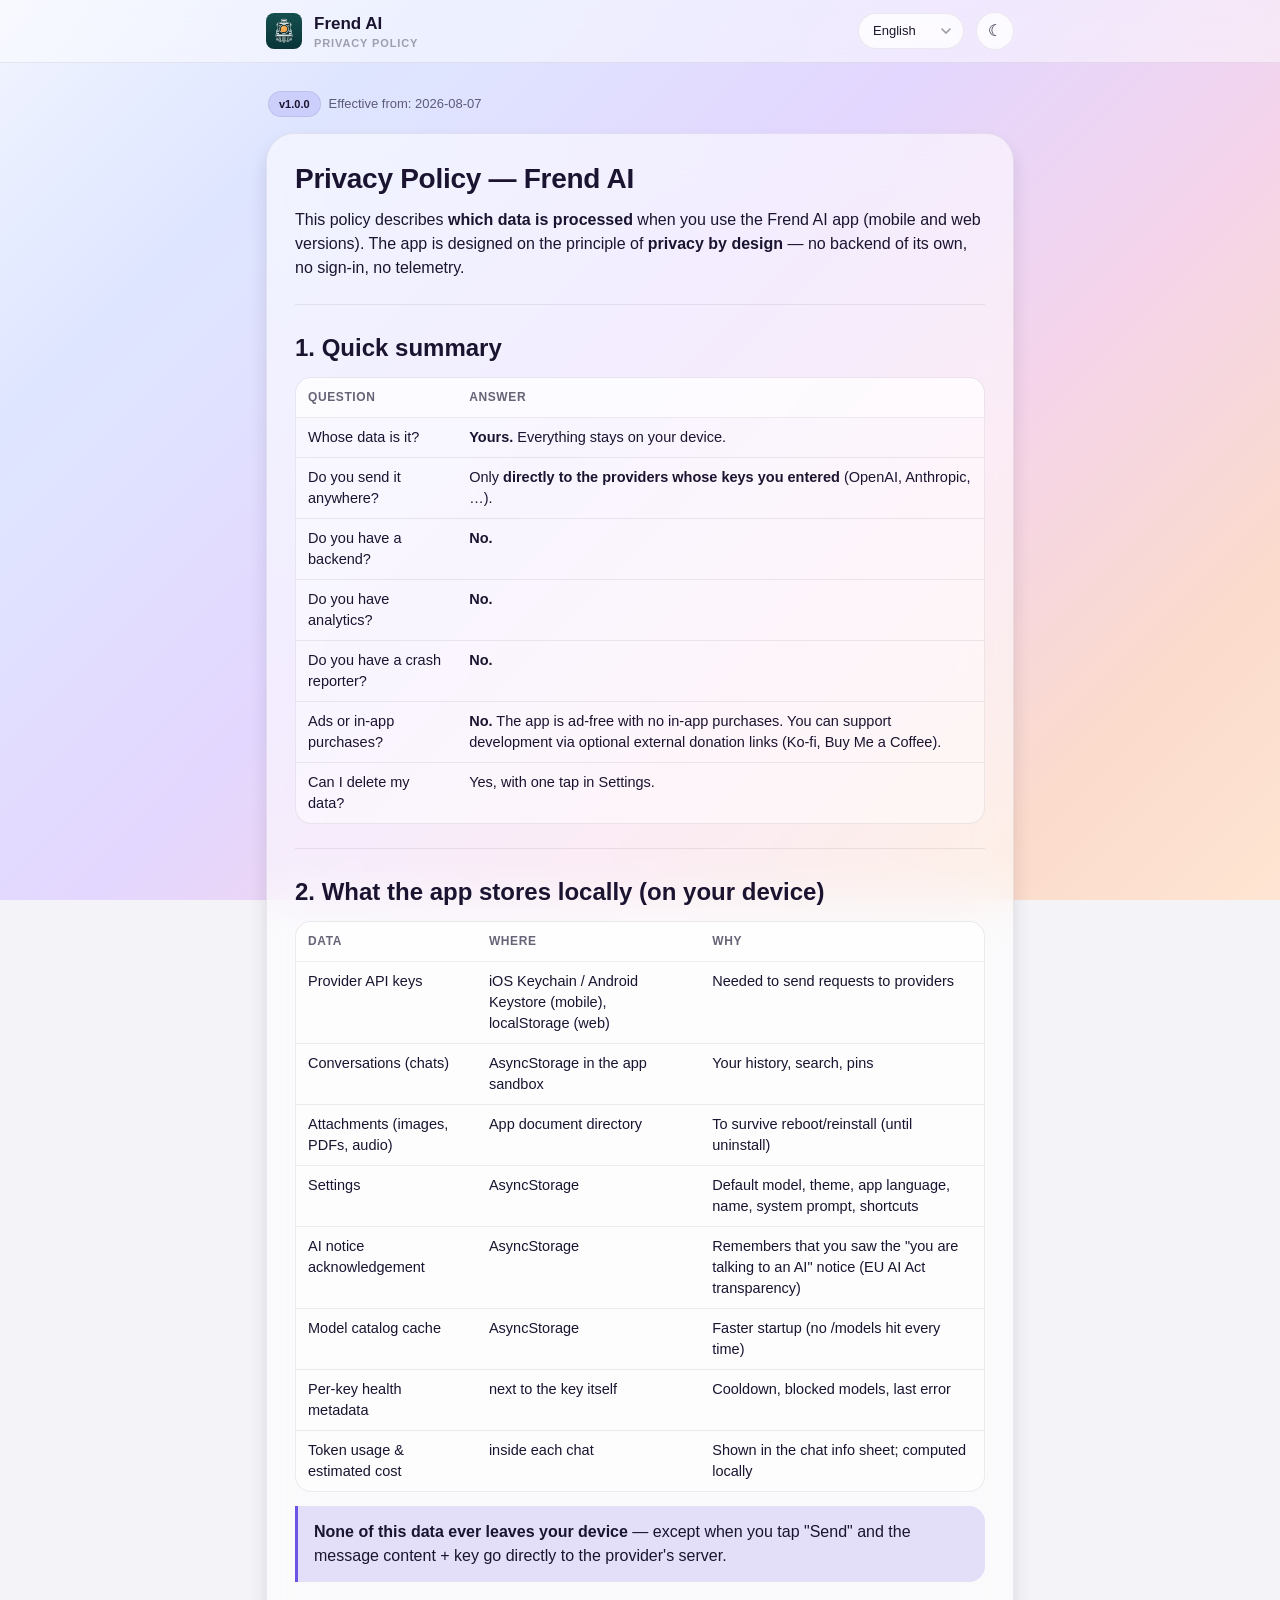
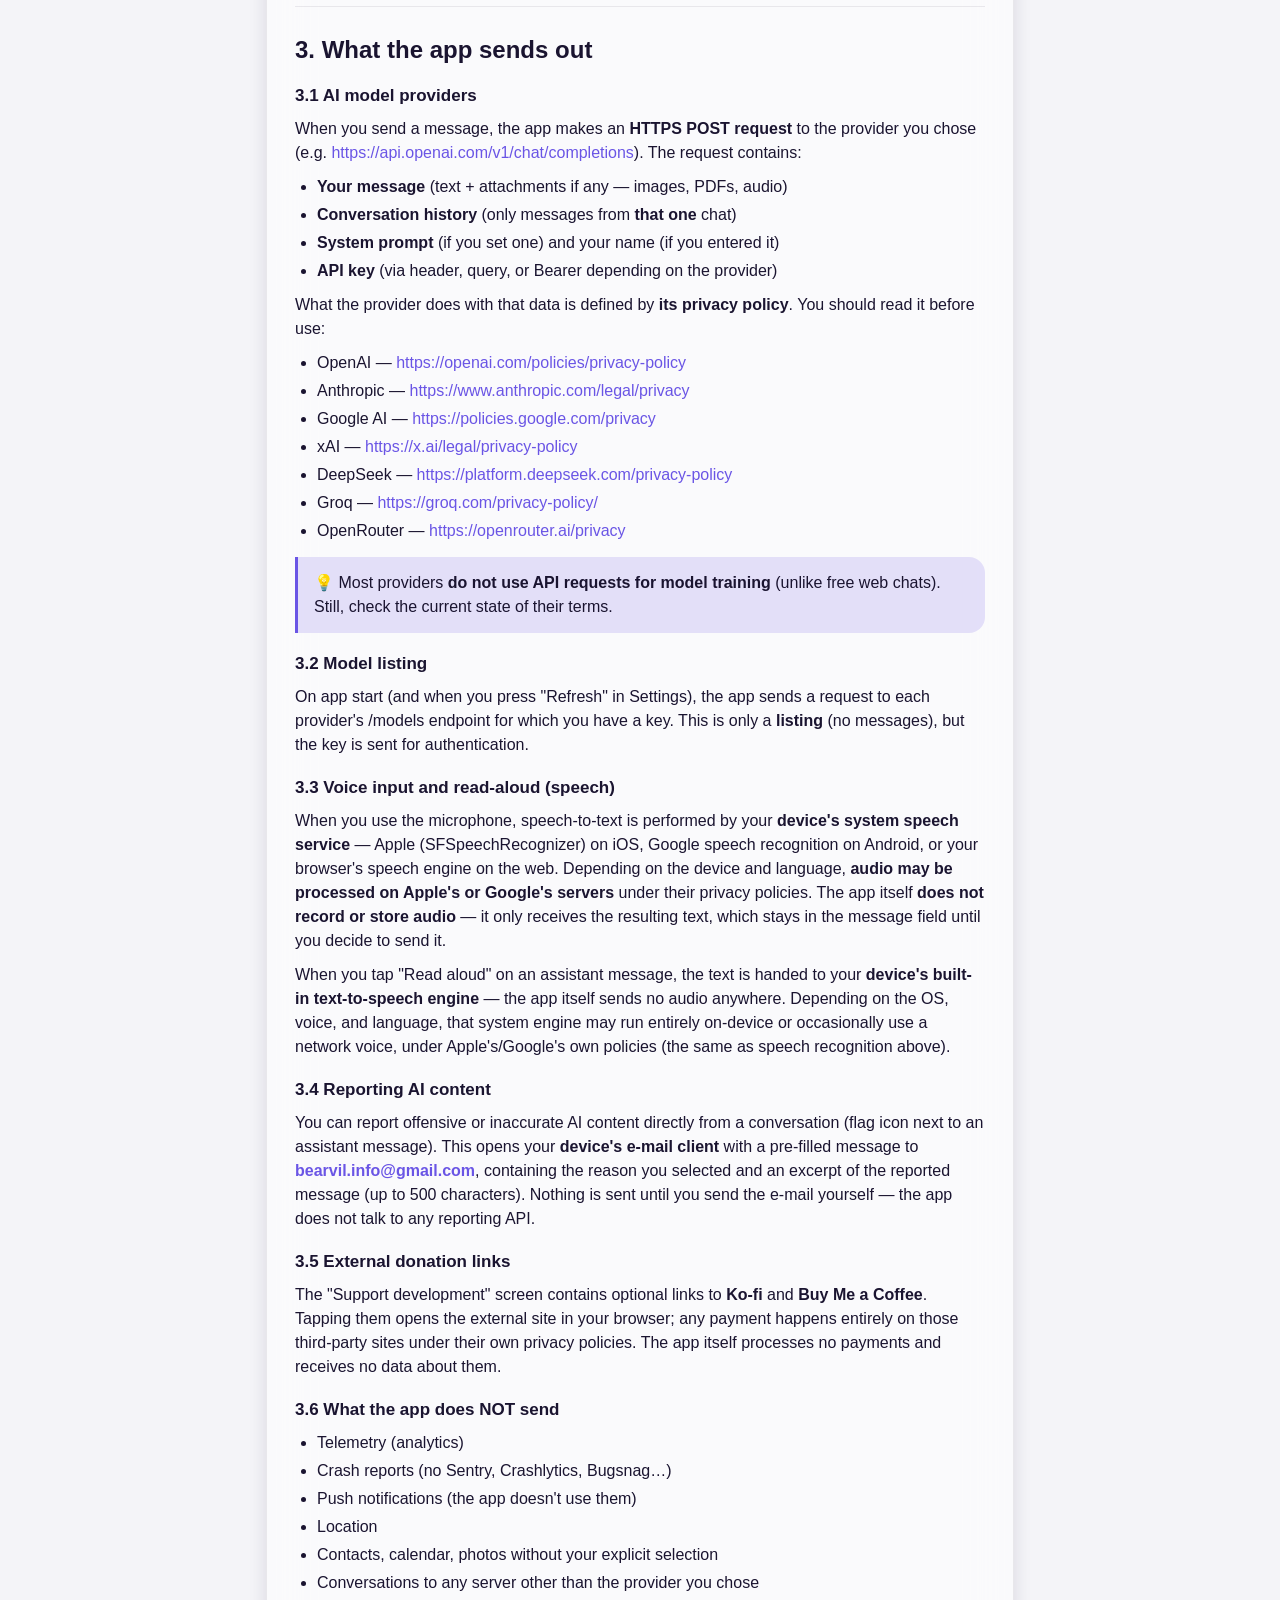
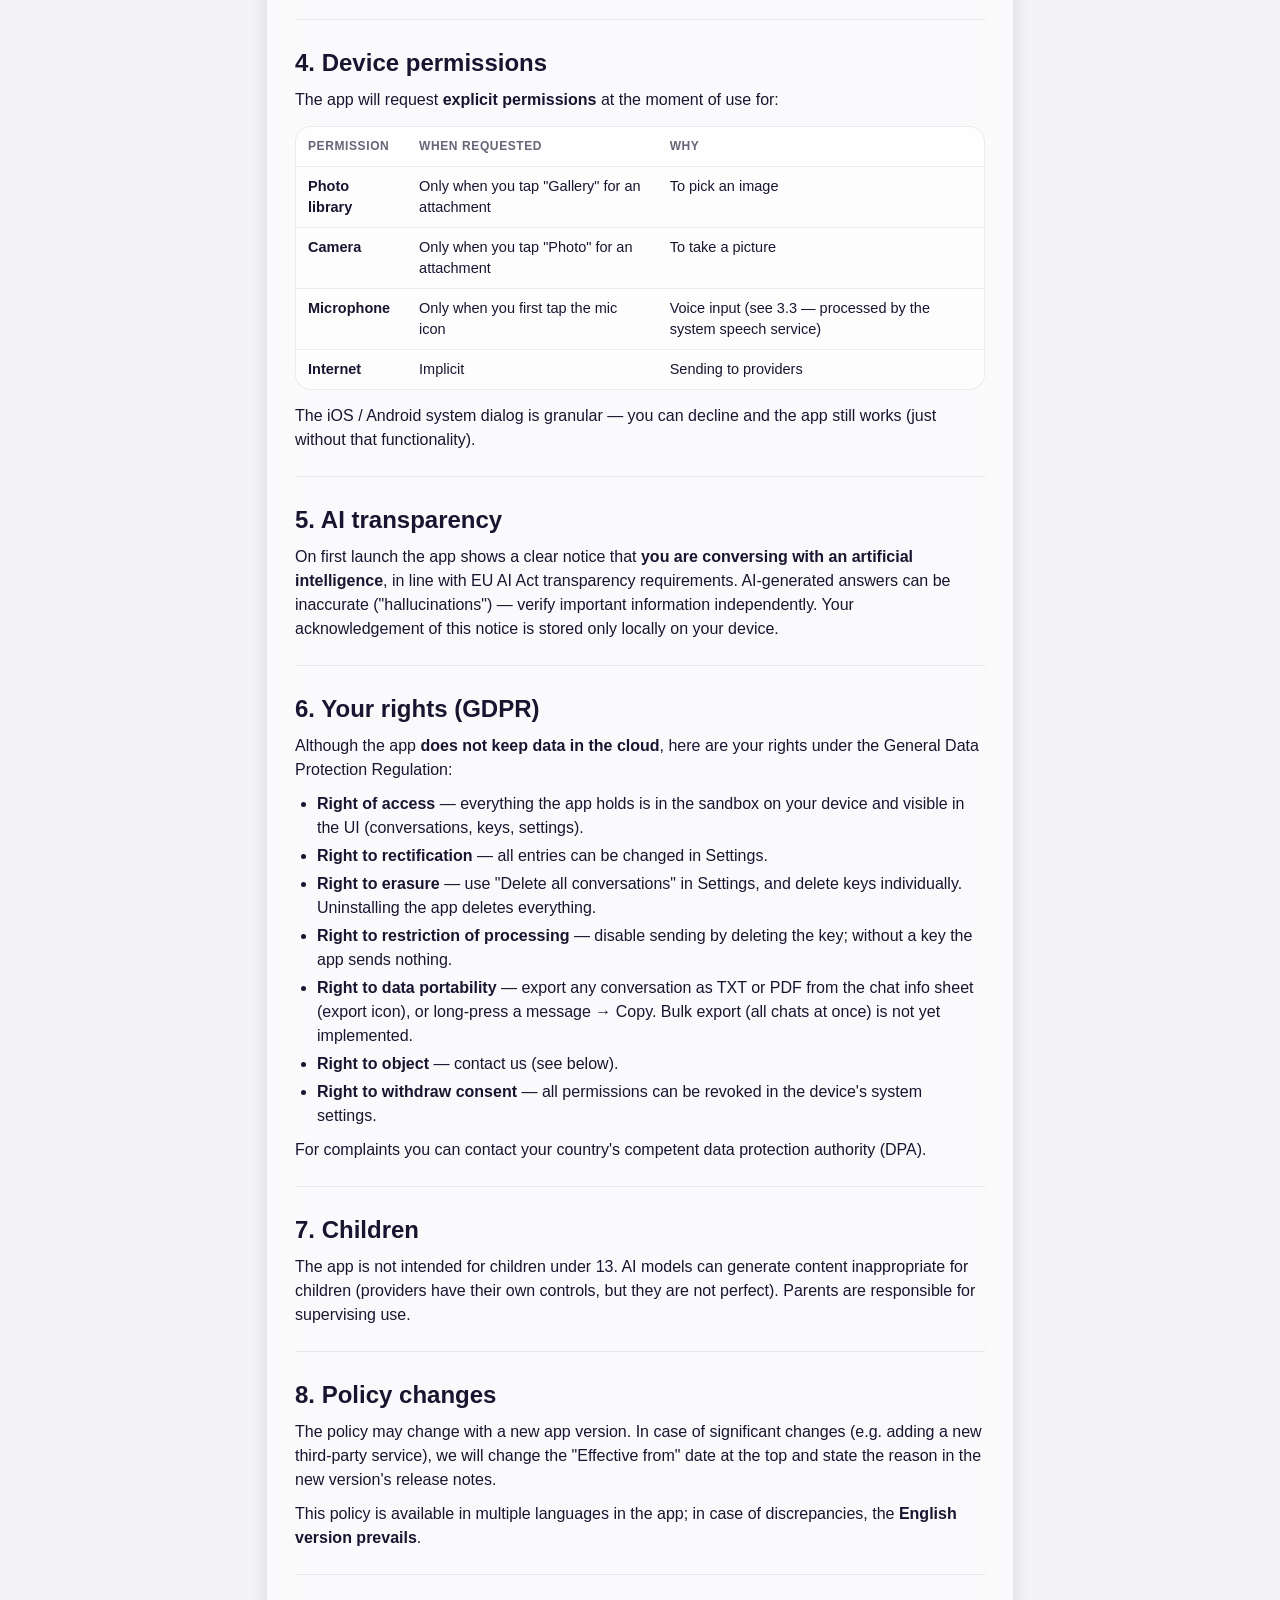
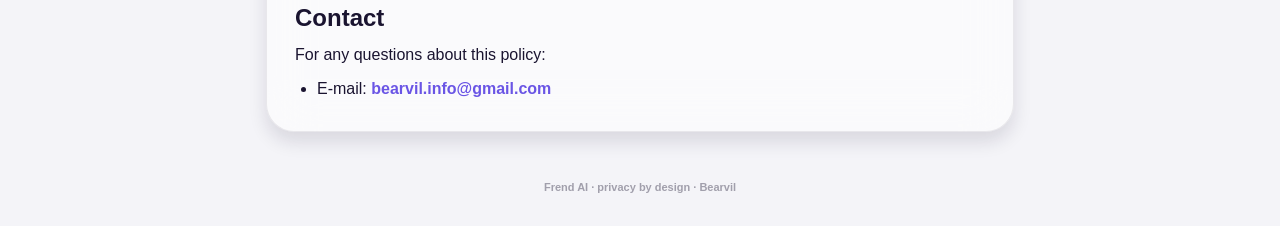
<file: privacy-policies/frend-ai-pp.html>
<!DOCTYPE html>
<html lang="en">
<head>
<meta charset="UTF-8">
<meta name="viewport" content="width=device-width, initial-scale=1.0">
<meta name="color-scheme" content="dark light">
<title>Frend AI — Privacy Policy</title>
<link rel="icon" type="image/png" href="/assets/apps/frend-ai.png">
<style>
  /* ============ Design tokens — mirrored from src/theme.ts + gradientThemes.ts (purple) ============ */
  :root {
    --radius-md: 16px; --radius-lg: 20px; --radius-xl: 28px; --radius-pill: 30px;
  }
  html[data-mode="dark"] {
    --g1:#10131A; --g2:#1B2447; --g3:#3B2A6A; --g4:#6E2C7A; --g5:#A04060; --g6:#C2654E;
    --base:#0B0B12;
    --overlay: rgba(8, 6, 18, 0.18);
    --text:#F5F4FB;
    --text-muted: rgba(245, 244, 251, 0.72);
    --text-faint: rgba(245, 244, 251, 0.45);
    --accent:#C9B7FF;
    --accent-text:#1B1240;
    --accent-soft: rgba(201, 183, 255, 0.18);
    --glass-subtle: rgba(255, 255, 255, 0.06);
    --glass-regular: rgba(255, 255, 255, 0.10);
    --glass-strong: rgba(255, 255, 255, 0.16);
    --hairline: rgba(255, 255, 255, 0.12);
    --border-strong: rgba(255, 255, 255, 0.22);
    --shadow: 0 10px 18px rgba(0, 0, 0, 0.35);
  }
  html[data-mode="light"] {
    --g1:#F1F4FF; --g2:#DCE4FF; --g3:#E2D5FF; --g4:#F4D2EA; --g5:#FBD9C8; --g6:#FFE3D1;
    --base:#F4F4F8;
    --overlay: rgba(255, 255, 255, 0.05);
    --text:#1A1430;
    --text-muted: rgba(26, 20, 48, 0.66);
    --text-faint: rgba(26, 20, 48, 0.38);
    --accent:#6A55E5;
    --accent-text:#FFFFFF;
    --accent-soft: rgba(106, 85, 229, 0.16);
    --glass-subtle: rgba(255, 255, 255, 0.45);
    --glass-regular: rgba(255, 255, 255, 0.55);
    --glass-strong: rgba(255, 255, 255, 0.7);
    --hairline: rgba(26, 20, 48, 0.08);
    --border-strong: rgba(26, 20, 48, 0.16);
    --shadow: 0 10px 18px rgba(26, 20, 48, 0.12);
  }

  * { box-sizing: border-box; }
  html, body { margin: 0; padding: 0; }
  body {
    min-height: 100vh;
    background: var(--base);
    color: var(--text);
    font-family: -apple-system, BlinkMacSystemFont, "Segoe UI", Roboto, "Helvetica Neue", Arial, sans-serif;
    font-size: 16px; line-height: 22px;
    -webkit-font-smoothing: antialiased;
  }
  /* Background gradient — top-left → bottom-right, stops 0/20/45/65/85/100 as in the app */
  .bg {
    position: fixed; inset: 0; z-index: -2;
    background: linear-gradient(135deg,
      var(--g1) 0%, var(--g2) 20%, var(--g3) 45%, var(--g4) 65%, var(--g5) 85%, var(--g6) 100%);
  }
  .bg::after { content:""; position:absolute; inset:0; background: var(--overlay); }

  /* ============ Glass header (AppHeader style) ============ */
  header {
    position: sticky; top: 0; z-index: 10;
    backdrop-filter: blur(18px); -webkit-backdrop-filter: blur(18px);
    background: var(--glass-subtle);
    border-bottom: 1px solid var(--hairline);
  }
  .header-inner {
    max-width: 780px; margin: 0 auto; padding: 12px 16px;
    display: flex; align-items: center; gap: 12px;
  }
  .app-icon { flex: none; width: 36px; height: 36px; border-radius: 22.5%; display: block; }
  .brand { display: flex; flex-direction: column; gap: 1px; min-width: 0; }
  .brand .app { font-size: 17px; line-height: 22px; font-weight: 700; }
  .brand .sub { font-size: 11px; line-height: 14px; font-weight: 600; color: var(--text-faint);
    text-transform: uppercase; letter-spacing: 0.08em; }
  .spacer { flex: 1; }

  /* Glass pill controls */
  .pill {
    appearance: none; border: 1px solid var(--hairline);
    background: var(--glass-strong); color: var(--text);
    border-radius: var(--radius-pill); padding: 8px 14px;
    font-size: 13px; line-height: 18px; font-weight: 500;
    cursor: pointer; backdrop-filter: blur(12px); -webkit-backdrop-filter: blur(12px);
    transition: background 0.15s ease, transform 0.1s ease;
  }
  .pill:hover { background: var(--accent-soft); }
  .pill:active { transform: scale(0.97); }
  select.pill { padding-right: 30px;
    background-image: url('data:image/svg+xml;utf8,<svg xmlns="http://www.w3.org/2000/svg" width="10" height="6" viewBox="0 0 10 6"><path d="M1 1l4 4 4-4" fill="none" stroke="%23999" stroke-width="1.6" stroke-linecap="round"/></svg>');
    background-repeat: no-repeat; background-position: right 12px center;
  }
  select.pill option { color: #1A1430; background: #FFFFFF; }
  #themeToggle { width: 38px; height: 38px; padding: 0; border-radius: 999px;
    display: inline-flex; align-items: center; justify-content: center; font-size: 16px; }

  /* ============ Content — glass card ============ */
  main { max-width: 780px; margin: 0 auto; padding: 24px 16px 48px; }
  .meta {
    display: flex; align-items: center; gap: 8px; flex-wrap: wrap;
    margin: 4px 2px 16px;
    font-size: 13px; line-height: 18px; font-weight: 500; color: var(--text-muted);
  }
  .meta .chip {
    background: var(--accent-soft); color: var(--text);
    border: 1px solid var(--hairline); border-radius: 999px; padding: 3px 10px;
    font-size: 11px; font-weight: 600;
  }
  article {
    background: var(--glass-regular);
    border: 1px solid var(--hairline);
    border-radius: var(--radius-xl);
    padding: 28px 28px 20px;
    backdrop-filter: blur(24px); -webkit-backdrop-filter: blur(24px);
    box-shadow: var(--shadow);
    overflow-wrap: break-word;
  }
  @media (max-width: 520px) { article { padding: 20px 16px 14px; border-radius: var(--radius-lg); } }

  /* ============ Markdown typography (theme.ts typography scale) ============ */
  article h1 { font-size: 28px; line-height: 34px; font-weight: 700; margin: 0 0 12px; letter-spacing: -0.01em; }
  article h2 { font-size: 24px; line-height: 30px; font-weight: 700; margin: 28px 0 10px; }
  article h3 { font-size: 17px; line-height: 22px; font-weight: 700; margin: 20px 0 8px; }
  article p, article li { font-size: 16px; line-height: 24px; color: var(--text); }
  article p { margin: 10px 0; }
  article ul { padding-left: 22px; margin: 10px 0; }
  article li { margin: 4px 0; }
  article strong { font-weight: 600; }
  article a { color: var(--accent); text-decoration: none; border-bottom: 1px solid transparent; }
  article a:hover { border-bottom-color: var(--accent); }
  article hr { border: none; border-top: 1px solid var(--hairline); margin: 24px 0; }
  article blockquote {
    margin: 14px 0; padding: 10px 16px;
    background: var(--accent-soft);
    border-left: 3px solid var(--accent);
    border-radius: 0 var(--radius-md) var(--radius-md) 0;
  }
  article blockquote p { margin: 4px 0; color: var(--text); }

  /* Tables — glass style with hairline borders */
  article table {
    width: 100%; border-collapse: separate; border-spacing: 0;
    margin: 14px 0; font-size: 14.5px; line-height: 21px;
    border: 1px solid var(--hairline); border-radius: var(--radius-md);
    overflow: hidden; background: var(--glass-subtle);
  }
  article th, article td { padding: 9px 12px; text-align: left; vertical-align: top; }
  article th {
    font-size: 12px; font-weight: 600; text-transform: uppercase; letter-spacing: 0.05em;
    color: var(--text-muted); background: var(--glass-regular);
    border-bottom: 1px solid var(--hairline);
  }
  article tr + tr td { border-top: 1px solid var(--hairline); }
  @media (max-width: 600px) {
    article table { display: block; overflow-x: auto; }
  }

  footer {
    max-width: 780px; margin: 0 auto; padding: 0 16px 32px;
    font-size: 11px; line-height: 14px; font-weight: 600; color: var(--text-faint);
    text-align: center;
  }
</style>
</head>
<body>
<div class="bg"></div>

<header>
  <div class="header-inner">
    <img class="app-icon" src="/assets/apps/frend-ai.png" alt="" width="36" height="36">
    <div class="brand">
      <span class="app">Frend AI</span>
      <span class="sub" id="subTitle">Privacy Policy</span>
    </div>
    <div class="spacer"></div>
    <select class="pill" id="langSelect" aria-label="Language"></select>
    <button class="pill" id="themeToggle" aria-label="Toggle theme">☾</button>
  </div>
</header>

<main>
  <div class="meta">
    <span class="chip">v1.0.0</span>
    <span id="effectiveLabel"></span>
  </div>
  <article id="content"></article>
</main>

<footer>Frend AI · privacy by design · Bearvil</footer>

<script>
  var CONTENT = {"en":"<h1>Privacy Policy — Frend AI</h1>\n<p>This policy describes <strong>which data is processed</strong> when you use the Frend AI\napp (mobile and web versions). The app is designed on the principle of\n<strong>privacy by design</strong> — no backend of its own, no sign-in, no telemetry.</p>\n<hr>\n<h2>1. Quick summary</h2>\n<table>\n<thead>\n<tr>\n<th>Question</th>\n<th>Answer</th>\n</tr>\n</thead>\n<tbody><tr>\n<td>Whose data is it?</td>\n<td><strong>Yours.</strong> Everything stays on your device.</td>\n</tr>\n<tr>\n<td>Do you send it anywhere?</td>\n<td>Only <strong>directly to the providers whose keys you entered</strong> (OpenAI, Anthropic, …).</td>\n</tr>\n<tr>\n<td>Do you have a backend?</td>\n<td><strong>No.</strong></td>\n</tr>\n<tr>\n<td>Do you have analytics?</td>\n<td><strong>No.</strong></td>\n</tr>\n<tr>\n<td>Do you have a crash reporter?</td>\n<td><strong>No.</strong></td>\n</tr>\n<tr>\n<td>Ads or in-app purchases?</td>\n<td><strong>No.</strong> The app is ad-free with no in-app purchases. You can support development via optional external donation links (Ko-fi, Buy Me a Coffee).</td>\n</tr>\n<tr>\n<td>Can I delete my data?</td>\n<td>Yes, with one tap in Settings.</td>\n</tr>\n</tbody></table>\n<hr>\n<h2>2. What the app stores locally (on your device)</h2>\n<table>\n<thead>\n<tr>\n<th>Data</th>\n<th>Where</th>\n<th>Why</th>\n</tr>\n</thead>\n<tbody><tr>\n<td>Provider API keys</td>\n<td>iOS Keychain / Android Keystore (mobile), localStorage (web)</td>\n<td>Needed to send requests to providers</td>\n</tr>\n<tr>\n<td>Conversations (chats)</td>\n<td>AsyncStorage in the app sandbox</td>\n<td>Your history, search, pins</td>\n</tr>\n<tr>\n<td>Attachments (images, PDFs, audio)</td>\n<td>App document directory</td>\n<td>To survive reboot/reinstall (until uninstall)</td>\n</tr>\n<tr>\n<td>Settings</td>\n<td>AsyncStorage</td>\n<td>Default model, theme, app language, name, system prompt, shortcuts</td>\n</tr>\n<tr>\n<td>AI notice acknowledgement</td>\n<td>AsyncStorage</td>\n<td>Remembers that you saw the &quot;you are talking to an AI&quot; notice (EU AI Act transparency)</td>\n</tr>\n<tr>\n<td>Model catalog cache</td>\n<td>AsyncStorage</td>\n<td>Faster startup (no /models hit every time)</td>\n</tr>\n<tr>\n<td>Per-key health metadata</td>\n<td>next to the key itself</td>\n<td>Cooldown, blocked models, last error</td>\n</tr>\n<tr>\n<td>Token usage &amp; estimated cost</td>\n<td>inside each chat</td>\n<td>Shown in the chat info sheet; computed locally</td>\n</tr>\n</tbody></table>\n<blockquote>\n<p><strong>None of this data ever leaves your device</strong> — except when you tap\n&quot;Send&quot; and the message content + key go directly to the provider&#39;s server.</p>\n</blockquote>\n<hr>\n<h2>3. What the app <strong>sends</strong> out</h2>\n<h3>3.1 AI model providers</h3>\n<p>When you send a message, the app makes an <strong>HTTPS POST request</strong> to the\nprovider you chose (e.g. <a href=\"https://api.openai.com/v1/chat/completions\">https://api.openai.com/v1/chat/completions</a>). The\nrequest contains:</p>\n<ul>\n<li><strong>Your message</strong> (text + attachments if any — images, PDFs, audio)</li>\n<li><strong>Conversation history</strong> (only messages from <strong>that one</strong> chat)</li>\n<li><strong>System prompt</strong> (if you set one) and your name (if you entered it)</li>\n<li><strong>API key</strong> (via header, query, or Bearer depending on the provider)</li>\n</ul>\n<p>What the provider does with that data is defined by <strong>its privacy policy</strong>.\nYou should read it before use:</p>\n<ul>\n<li>OpenAI — <a href=\"https://openai.com/policies/privacy-policy\">https://openai.com/policies/privacy-policy</a></li>\n<li>Anthropic — <a href=\"https://www.anthropic.com/legal/privacy\">https://www.anthropic.com/legal/privacy</a></li>\n<li>Google AI — <a href=\"https://policies.google.com/privacy\">https://policies.google.com/privacy</a></li>\n<li>xAI — <a href=\"https://x.ai/legal/privacy-policy\">https://x.ai/legal/privacy-policy</a></li>\n<li>DeepSeek — <a href=\"https://platform.deepseek.com/privacy-policy\">https://platform.deepseek.com/privacy-policy</a></li>\n<li>Groq — <a href=\"https://groq.com/privacy-policy/\">https://groq.com/privacy-policy/</a></li>\n<li>OpenRouter — <a href=\"https://openrouter.ai/privacy\">https://openrouter.ai/privacy</a></li>\n</ul>\n<blockquote>\n<p>💡 Most providers <strong>do not use API requests for model training</strong>\n(unlike free web chats). Still, check the current state of their terms.</p>\n</blockquote>\n<h3>3.2 Model listing</h3>\n<p>On app start (and when you press &quot;Refresh&quot; in Settings), the app sends a\nrequest to each provider&#39;s /models endpoint for which you have a key. This\nis only a <strong>listing</strong> (no messages), but the key is sent for authentication.</p>\n<h3>3.3 Voice input and read-aloud (speech)</h3>\n<p>When you use the microphone, speech-to-text is performed by your\n<strong>device&#39;s system speech service</strong> — Apple (SFSpeechRecognizer) on iOS,\nGoogle speech recognition on Android, or your browser&#39;s speech engine on\nthe web. Depending on the device and language, <strong>audio may be processed on\nApple&#39;s or Google&#39;s servers</strong> under their privacy policies. The app itself\n<strong>does not record or store audio</strong> — it only receives the resulting text,\nwhich stays in the message field until you decide to send it.</p>\n<p>When you tap &quot;Read aloud&quot; on an assistant message, the text is handed to\nyour <strong>device&#39;s built-in text-to-speech engine</strong> — the app itself sends no\naudio anywhere. Depending on the OS, voice, and language, that system\nengine may run entirely on-device or occasionally use a network voice,\nunder Apple&#39;s/Google&#39;s own policies (the same as speech recognition above).</p>\n<h3>3.4 Reporting AI content</h3>\n<p>You can report offensive or inaccurate AI content directly from a\nconversation (flag icon next to an assistant message). This opens your\n<strong>device&#39;s e-mail client</strong> with a pre-filled message to\n<strong><a href=\"mailto:bearvil.info@gmail.com\">bearvil.info@gmail.com</a></strong>, containing the reason you selected and an excerpt\nof the reported message (up to 500 characters). Nothing is sent until you\nsend the e-mail yourself — the app does not talk to any reporting API.</p>\n<h3>3.5 External donation links</h3>\n<p>The &quot;Support development&quot; screen contains optional links to <strong>Ko-fi</strong> and\n<strong>Buy Me a Coffee</strong>. Tapping them opens the external site in your browser;\nany payment happens entirely on those third-party sites under their own\nprivacy policies. The app itself processes no payments and receives no data\nabout them.</p>\n<h3>3.6 What the app does <strong>NOT</strong> send</h3>\n<ul>\n<li>Telemetry (analytics)</li>\n<li>Crash reports (no Sentry, Crashlytics, Bugsnag…)</li>\n<li>Push notifications (the app doesn&#39;t use them)</li>\n<li>Location</li>\n<li>Contacts, calendar, photos without your explicit selection</li>\n<li>Conversations to any server other than the provider you chose</li>\n</ul>\n<hr>\n<h2>4. Device permissions</h2>\n<p>The app will request <strong>explicit permissions</strong> at the moment of use for:</p>\n<table>\n<thead>\n<tr>\n<th>Permission</th>\n<th>When requested</th>\n<th>Why</th>\n</tr>\n</thead>\n<tbody><tr>\n<td><strong>Photo library</strong></td>\n<td>Only when you tap &quot;Gallery&quot; for an attachment</td>\n<td>To pick an image</td>\n</tr>\n<tr>\n<td><strong>Camera</strong></td>\n<td>Only when you tap &quot;Photo&quot; for an attachment</td>\n<td>To take a picture</td>\n</tr>\n<tr>\n<td><strong>Microphone</strong></td>\n<td>Only when you first tap the mic icon</td>\n<td>Voice input (see 3.3 — processed by the system speech service)</td>\n</tr>\n<tr>\n<td><strong>Internet</strong></td>\n<td>Implicit</td>\n<td>Sending to providers</td>\n</tr>\n</tbody></table>\n<p>The iOS / Android system dialog is granular — you can decline and the app\nstill works (just without that functionality).</p>\n<hr>\n<h2>5. AI transparency</h2>\n<p>On first launch the app shows a clear notice that <strong>you are conversing with\nan artificial intelligence</strong>, in line with EU AI Act transparency\nrequirements. AI-generated answers can be inaccurate (&quot;hallucinations&quot;) —\nverify important information independently. Your acknowledgement of this\nnotice is stored only locally on your device.</p>\n<hr>\n<h2>6. Your rights (GDPR)</h2>\n<p>Although the app <strong>does not keep data in the cloud</strong>, here are your rights\nunder the General Data Protection Regulation:</p>\n<ul>\n<li><strong>Right of access</strong> — everything the app holds is in the sandbox on your\ndevice and visible in the UI (conversations, keys, settings).</li>\n<li><strong>Right to rectification</strong> — all entries can be changed in Settings.</li>\n<li><strong>Right to erasure</strong> — use &quot;Delete all conversations&quot; in Settings, and\ndelete keys individually. Uninstalling the app deletes everything.</li>\n<li><strong>Right to restriction of processing</strong> — disable sending by deleting the\nkey; without a key the app sends nothing.</li>\n<li><strong>Right to data portability</strong> — export any conversation as TXT or PDF\nfrom the chat info sheet (export icon), or long-press a message → Copy.\nBulk export (all chats at once) is not yet implemented.</li>\n<li><strong>Right to object</strong> — contact us (see below).</li>\n<li><strong>Right to withdraw consent</strong> — all permissions can be revoked in the\ndevice&#39;s system settings.</li>\n</ul>\n<p>For complaints you can contact your country&#39;s competent data protection\nauthority (DPA).</p>\n<hr>\n<h2>7. Children</h2>\n<p>The app is not intended for children under 13. AI models can generate\ncontent inappropriate for children (providers have their own controls, but\nthey are not perfect). Parents are responsible for supervising use.</p>\n<hr>\n<h2>8. Policy changes</h2>\n<p>The policy may change with a new app version. In case of significant\nchanges (e.g. adding a new third-party service), we will change the\n&quot;Effective from&quot; date at the top and state the reason in the new version&#39;s\nrelease notes.</p>\n<p>This policy is available in multiple languages in the app; in case of\ndiscrepancies, the <strong>English version prevails</strong>.</p>\n<hr>\n<h2>Contact</h2>\n<p>For any questions about this policy:</p>\n<ul>\n<li>E-mail: <strong><a href=\"mailto:bearvil.info@gmail.com\">bearvil.info@gmail.com</a></strong></li>\n</ul>\n","hr":"<h1>Politika privatnosti — Frend AI</h1>\n<p>Ova politika opisuje <strong>koji podaci se obrađuju</strong> kad koristiš Frend AI\naplikaciju (mobilna i web verzija). Aplikacija je dizajnirana po principu\n<strong>privacy by design</strong> — nema vlastitog backenda, nema prijave, nema\ntelemetrije.</p>\n<hr>\n<h2>1. Kratki sažetak</h2>\n<table>\n<thead>\n<tr>\n<th>Pitanje</th>\n<th>Odgovor</th>\n</tr>\n</thead>\n<tbody><tr>\n<td>Tko su moji podaci?</td>\n<td><strong>Tvoji.</strong> Sve ostaje na tvom uređaju.</td>\n</tr>\n<tr>\n<td>Šaljete li ih nekome?</td>\n<td>Samo <strong>direktno providerima čije ključeve si unio</strong> (OpenAI, Anthropic, …).</td>\n</tr>\n<tr>\n<td>Imate li backend?</td>\n<td><strong>Ne.</strong></td>\n</tr>\n<tr>\n<td>Imate li analytics?</td>\n<td><strong>Ne.</strong></td>\n</tr>\n<tr>\n<td>Imate li crash reporter?</td>\n<td><strong>Ne.</strong></td>\n</tr>\n<tr>\n<td>Reklame ili in-app kupnje?</td>\n<td><strong>Ne.</strong> App je bez reklama i bez in-app kupnji. Razvoj možeš podržati kroz opcionalne vanjske donacijske linkove (Ko-fi, Buy Me a Coffee).</td>\n</tr>\n<tr>\n<td>Mogu li obrisati podatke?</td>\n<td>Da, jednim klikom u Postavkama.</td>\n</tr>\n</tbody></table>\n<hr>\n<h2>2. Što app sprema lokalno (na tvom uređaju)</h2>\n<table>\n<thead>\n<tr>\n<th>Podatak</th>\n<th>Gdje</th>\n<th>Zašto</th>\n</tr>\n</thead>\n<tbody><tr>\n<td>API ključevi providera</td>\n<td>iOS Keychain / Android Keystore (mobile), localStorage (web)</td>\n<td>Potrebno za slanje requesta providerima</td>\n</tr>\n<tr>\n<td>Razgovori (chatovi)</td>\n<td>AsyncStorage u app sandbox-u</td>\n<td>Tvoja povijest, pretraga, pin</td>\n</tr>\n<tr>\n<td>Prilozi (slike, PDF, audio)</td>\n<td>App document direktorij</td>\n<td>Da preživi reboot/reinstall (do uninstall-a)</td>\n</tr>\n<tr>\n<td>Postavke</td>\n<td>AsyncStorage</td>\n<td>Default model, tema, jezik aplikacije, ime, sistemski prompt, prečaci</td>\n</tr>\n<tr>\n<td>Potvrda AI obavijesti</td>\n<td>AsyncStorage</td>\n<td>Pamti da si vidio obavijest &quot;razgovaraš s AI-jem&quot; (transparentnost po EU AI Act-u)</td>\n</tr>\n<tr>\n<td>Model katalog cache</td>\n<td>AsyncStorage</td>\n<td>Brži start (nemamo svaki put hit /models)</td>\n</tr>\n<tr>\n<td>Per-key health metadata</td>\n<td>uz sam ključ</td>\n<td>Cooldown, blocked modeli, zadnja greška</td>\n</tr>\n<tr>\n<td>Potrošnja tokena i procjena troška</td>\n<td>unutar svakog chata</td>\n<td>Prikazuje se u info sheetu chata; računa se lokalno</td>\n</tr>\n</tbody></table>\n<blockquote>\n<p><strong>Nijedan od ovih podataka nikad ne napušta tvoj uređaj</strong> — osim kad ti\nklikneš &quot;Send&quot; i sadržaj poruke + ključ ode direktno na provider-ov server.</p>\n</blockquote>\n<hr>\n<h2>3. Što app <strong>šalje</strong> prema vani</h2>\n<h3>3.1 Provideri AI modela</h3>\n<p>Kad pošalješ poruku, app radi <strong>HTTPS POST request</strong> na provider kojeg si\nizabrao (npr. <a href=\"https://api.openai.com/v1/chat/completions\">https://api.openai.com/v1/chat/completions</a>). U requestu se\nnalazi:</p>\n<ul>\n<li><strong>Tvoja poruka</strong> (tekst + prilozi ako ih ima — slike, PDF-ovi, audio)</li>\n<li><strong>Povijest razgovora</strong> (samo poruke iz <strong>tog jednog</strong> chata)</li>\n<li><strong>Sistemski prompt</strong> (ako si ga postavio) i tvoje ime (ako si ga unio)</li>\n<li><strong>API ključ</strong> (kroz header, query ili Bearer ovisno o provideru)</li>\n</ul>\n<p>Što provider radi s tim podacima, definira <strong>njegova politika privatnosti</strong>.\nTrebao bi je pročitati prije korištenja:</p>\n<ul>\n<li>OpenAI — <a href=\"https://openai.com/policies/privacy-policy\">https://openai.com/policies/privacy-policy</a></li>\n<li>Anthropic — <a href=\"https://www.anthropic.com/legal/privacy\">https://www.anthropic.com/legal/privacy</a></li>\n<li>Google AI — <a href=\"https://policies.google.com/privacy\">https://policies.google.com/privacy</a></li>\n<li>xAI — <a href=\"https://x.ai/legal/privacy-policy\">https://x.ai/legal/privacy-policy</a></li>\n<li>DeepSeek — <a href=\"https://platform.deepseek.com/privacy-policy\">https://platform.deepseek.com/privacy-policy</a></li>\n<li>Groq — <a href=\"https://groq.com/privacy-policy/\">https://groq.com/privacy-policy/</a></li>\n<li>OpenRouter — <a href=\"https://openrouter.ai/privacy\">https://openrouter.ai/privacy</a></li>\n</ul>\n<blockquote>\n<p>💡 Većina providera <strong>ne koristi API requeste za treniranje modela</strong>\n(drugačije od free web chatova). Ipak, provjeri trenutno stanje u njihovim\nuvjetima.</p>\n</blockquote>\n<h3>3.2 Listing modela</h3>\n<p>Pri startu app-a (i kad pritisneš &quot;Refresh&quot; u Postavkama), app pošalje\nzahtjev na /models endpoint svakog providera za kojeg imaš ključ. Ovo je\nsamo <strong>listing</strong> (bez poruka), ali se ključ šalje radi autentifikacije.</p>\n<h3>3.3 Glasovni unos i čitanje naglas (govor)</h3>\n<p>Kad koristiš mikrofon, pretvorbu govora u tekst obavlja <strong>sistemski servis\nza prepoznavanje govora</strong> tvog uređaja — Apple (SFSpeechRecognizer) na\niOS-u, Googleovo prepoznavanje govora na Androidu, odnosno govorni engine\npreglednika na webu. Ovisno o uređaju i jeziku, <strong>audio se može obrađivati\nna Appleovim ili Googleovim serverima</strong> prema njihovim politikama\nprivatnosti. Sam app <strong>ne snima i ne sprema audio</strong> — prima samo dobiveni\ntekst, koji ostaje u polju za unos dok ga ti ne odlučiš poslati.</p>\n<p>Kad tapneš &quot;Pročitaj naglas&quot; na asistentovoj poruci, tekst se predaje\n<strong>ugrađenom text-to-speech engineu tvog uređaja</strong> — sam app ne šalje nikakav\naudio nikamo. Ovisno o OS-u, glasu i jeziku, taj sistemski engine može raditi\npotpuno on-device ili povremeno koristiti mrežni glas, prema Appleovim/\nGoogleovim vlastitim politikama (isto kao prepoznavanje govora gore).</p>\n<h3>3.4 Prijava AI sadržaja</h3>\n<p>Uvredljiv ili netočan AI sadržaj možeš prijaviti direktno iz razgovora\n(flag ikona pored asistentove poruke). Time se otvara <strong>e-mail klijent na\ntvom uređaju</strong> s predispunjenom porukom na <strong><a href=\"mailto:bearvil.info@gmail.com\">bearvil.info@gmail.com</a></strong>, koja\nsadrži razlog koji si odabrao i isječak prijavljene poruke (do 500\nznakova). Ništa se ne šalje dok ti sam ne pošalješ e-mail — app ne\nkomunicira ni s kakvim reporting API-jem.</p>\n<h3>3.5 Vanjski donacijski linkovi</h3>\n<p>Ekran &quot;Podrži razvoj&quot; sadrži opcionalne linkove na <strong>Ko-fi</strong> i <strong>Buy Me a\nCoffee</strong>. Tap na njih otvara vanjsku stranicu u tvom pregledniku; svako\nplaćanje odvija se u potpunosti na tim third-party stranicama prema\nnjihovim politikama privatnosti. Sam app ne procesira plaćanja i ne prima\nnikakve podatke o njima.</p>\n<h3>3.6 Što app <strong>NE</strong> šalje</h3>\n<ul>\n<li>Telemetriju (analytics)</li>\n<li>Crash reporte (nema Sentry, Crashlytics, Bugsnag…)</li>\n<li>Push notifikacije (app ih ne koristi)</li>\n<li>Lokaciju</li>\n<li>Kontakte, kalendar, fotografije bez tvog eksplicitnog odabira</li>\n<li>Razgovore na bilo koji server osim providera kojeg si izabrao</li>\n</ul>\n<hr>\n<h2>4. Dozvole uređaja</h2>\n<p>App će u trenutku korištenja zatražiti <strong>eksplicitne dozvole</strong> za:</p>\n<table>\n<thead>\n<tr>\n<th>Dozvola</th>\n<th>Kad se traži</th>\n<th>Zašto</th>\n</tr>\n</thead>\n<tbody><tr>\n<td><strong>Foto galerija</strong></td>\n<td>Tek kad tapneš &quot;Galerija&quot; za prilog</td>\n<td>Da odabereš sliku</td>\n</tr>\n<tr>\n<td><strong>Kamera</strong></td>\n<td>Tek kad tapneš &quot;Foto&quot; za prilog</td>\n<td>Da snimiš sliku</td>\n</tr>\n<tr>\n<td><strong>Mikrofon</strong></td>\n<td>Tek kad prvi put tapneš mic ikonu</td>\n<td>Glasovni unos (vidi 3.3 — obrađuje sistemski servis za govor)</td>\n</tr>\n<tr>\n<td><strong>Internet</strong></td>\n<td>Implicitno</td>\n<td>Slanje na providere</td>\n</tr>\n</tbody></table>\n<p>iOS / Android sistemski dialog je granularan — možeš odbiti i app i dalje\nfunkcionira (samo bez te funkcionalnosti).</p>\n<hr>\n<h2>5. AI transparentnost</h2>\n<p>Pri prvom pokretanju app prikazuje jasnu obavijest da <strong>razgovaraš s\numjetnom inteligencijom</strong>, u skladu sa zahtjevima transparentnosti EU AI\nAct-a. AI odgovori mogu biti netočni (&quot;halucinacije&quot;) — važne informacije\nprovjeri neovisno. Tvoja potvrda te obavijesti sprema se samo lokalno na\ntvom uređaju.</p>\n<hr>\n<h2>6. Tvoja prava (GDPR)</h2>\n<p>Iako app <strong>ne čuva podatke u oblaku</strong>, navodimo prava iz Opće uredbe o\nzaštiti podataka:</p>\n<ul>\n<li><strong>Pravo pristupa</strong> — sve što app drži je u sandbox-u na tvom uređaju i\nvidljivo je u UI-u (razgovori, ključevi, postavke).</li>\n<li><strong>Pravo na ispravak</strong> — sve unosi se mogu mijenjati u Postavkama.</li>\n<li><strong>Pravo na brisanje</strong> — koristi &quot;Obriši sve razgovore&quot; u Postavkama, i\nobriši ključeve pojedinačno. Uninstall app-a briše baš sve.</li>\n<li><strong>Pravo na ograničavanje obrade</strong> — onemogući slanje tako da obrišeš\nključ; bez ključa app ne šalje ništa.</li>\n<li><strong>Pravo na prenosivost podataka</strong> — izvezi bilo koji razgovor kao TXT ili\nPDF iz info sheeta chata (ikona za izvoz), ili long-press na poruku →\nKopiraj. Skupni izvoz (svih chatova odjednom) još nije implementiran.</li>\n<li><strong>Pravo na prigovor</strong> — kontaktiraj nas (vidi dolje).</li>\n<li><strong>Pravo na povlačenje suglasnosti</strong> — sve dozvole se mogu povući u\nsistemskim postavkama uređaja.</li>\n</ul>\n<p>Za pritužbe se možeš obratiti <strong>Agenciji za zaštitu osobnih podataka</strong>\n(AZOP) u RH ili nadležnom DPA u svojoj zemlji.</p>\n<hr>\n<h2>7. Djeca</h2>\n<p>App nije namijenjen djeci ispod 13 godina. AI modeli mogu generirati sadržaj\nneprikladan za djecu (provideri imaju vlastite kontrole, ali nisu savršene).\nRoditelji su odgovorni za nadzor korištenja.</p>\n<hr>\n<h2>8. Promjene politike</h2>\n<p>Politika se može promijeniti uz novu verziju app-a. U slučaju značajnih\npromjena (npr. dodavanje nove third-party usluge), promijenit ćemo &quot;Vrijedi\nod&quot; datum na vrhu i navesti razlog u release notes-ima nove verzije.</p>\n<p>Politika je u aplikaciji dostupna na više jezika; u slučaju odstupanja\nmjerodavna je <strong>engleska verzija</strong>.</p>\n<hr>\n<h2>Kontakt</h2>\n<p>Za sva pitanja o ovoj politici:</p>\n<ul>\n<li>E-mail: <strong><a href=\"mailto:bearvil.info@gmail.com\">bearvil.info@gmail.com</a></strong></li>\n</ul>\n","de":"<h1>Datenschutzerklärung — Frend AI</h1>\n<p>Diese Richtlinie beschreibt, <strong>welche Daten verarbeitet werden</strong>, wenn du die\nFrend AI App (Mobile- und Webversion) nutzt. Die App basiert auf dem Prinzip\n<strong>Privacy by Design</strong> — kein eigenes Backend, kein Login, keine Telemetrie.</p>\n<hr>\n<h2>1. Kurzübersicht</h2>\n<table>\n<thead>\n<tr>\n<th>Frage</th>\n<th>Antwort</th>\n</tr>\n</thead>\n<tbody><tr>\n<td>Wem gehören die Daten?</td>\n<td><strong>Dir.</strong> Alles bleibt auf deinem Gerät.</td>\n</tr>\n<tr>\n<td>Werden Daten irgendwohin gesendet?</td>\n<td>Nur <strong>direkt an die Anbieter, deren API-Schlüssel du eingegeben hast</strong> (OpenAI, Anthropic, …).</td>\n</tr>\n<tr>\n<td>Gibt es ein Backend?</td>\n<td><strong>Nein.</strong></td>\n</tr>\n<tr>\n<td>Gibt es Analyse-Tools?</td>\n<td><strong>Nein.</strong></td>\n</tr>\n<tr>\n<td>Gibt es einen Crash-Reporter?</td>\n<td><strong>Nein.</strong></td>\n</tr>\n<tr>\n<td>Werbung oder In-App-Käufe?</td>\n<td><strong>Nein.</strong> Die App ist werbefrei und enthält keine In-App-Käufe. Du kannst die Entwicklung über optionale externe Spendenlinks unterstützen (Ko-fi, Buy Me a Coffee).</td>\n</tr>\n<tr>\n<td>Kann ich meine Daten löschen?</td>\n<td>Ja, mit einem Tippen in den Einstellungen.</td>\n</tr>\n</tbody></table>\n<hr>\n<h2>2. Was die App lokal speichert (auf deinem Gerät)</h2>\n<table>\n<thead>\n<tr>\n<th>Daten</th>\n<th>Speicherort</th>\n<th>Zweck</th>\n</tr>\n</thead>\n<tbody><tr>\n<td>Provider-API-Schlüssel</td>\n<td>iOS Keychain / Android Keystore (mobil), localStorage (Web)</td>\n<td>Benötigt zum Senden von Anfragen an Anbieter</td>\n</tr>\n<tr>\n<td>Unterhaltungen (Chats)</td>\n<td>AsyncStorage in der App-Sandbox</td>\n<td>Dein Verlauf, Suche, angeheftete Chats</td>\n</tr>\n<tr>\n<td>Anhänge (Bilder, PDFs, Audio)</td>\n<td>App-Dokumentenverzeichnis</td>\n<td>Überleben Neustart/Neuinstallation (bis zur Deinstallation)</td>\n</tr>\n<tr>\n<td>Einstellungen</td>\n<td>AsyncStorage</td>\n<td>Standardmodell, Theme, App-Sprache, Name, System-Prompt, Shortcuts</td>\n</tr>\n<tr>\n<td>Bestätigung des KI-Hinweises</td>\n<td>AsyncStorage</td>\n<td>Merkt sich, dass du den Hinweis „du sprichst mit einer KI&quot; gesehen hast (Transparenz gemäß EU AI Act)</td>\n</tr>\n<tr>\n<td>Modell-Katalog-Cache</td>\n<td>AsyncStorage</td>\n<td>Schnellerer Start (kein /models-Aufruf bei jedem Start)</td>\n</tr>\n<tr>\n<td>Schlüssel-Metadaten zur Verfügbarkeit</td>\n<td>neben dem Schlüssel selbst</td>\n<td>Cooldown, blockierte Modelle, letzter Fehler</td>\n</tr>\n<tr>\n<td>Token-Verbrauch &amp; geschätzte Kosten</td>\n<td>innerhalb jedes Chats</td>\n<td>Angezeigt im Chat-Info-Sheet; lokal berechnet</td>\n</tr>\n</tbody></table>\n<blockquote>\n<p><strong>Keine dieser Daten verlässt jemals dein Gerät</strong> — außer wenn du auf\n„Senden&quot; tippst und der Nachrichteninhalt + Schlüssel direkt an den Server\ndes Anbieters gesendet werden.</p>\n</blockquote>\n<hr>\n<h2>3. Was die App <strong>sendet</strong></h2>\n<h3>3.1 KI-Modellanbieter</h3>\n<p>Wenn du eine Nachricht sendest, stellt die App eine <strong>HTTPS-POST-Anfrage</strong> an\nden von dir gewählten Anbieter (z. B. <a href=\"https://api.openai.com/v1/chat/completions\">https://api.openai.com/v1/chat/completions</a>).\nDie Anfrage enthält:</p>\n<ul>\n<li><strong>Deine Nachricht</strong> (Text + Anhänge, falls vorhanden — Bilder, PDFs, Audio)</li>\n<li><strong>Gesprächsverlauf</strong> (nur Nachrichten aus <strong>diesem einen</strong> Chat)</li>\n<li><strong>System-Prompt</strong> (falls du einen gesetzt hast) und deinen Namen (falls du ihn eingegeben hast)</li>\n<li><strong>API-Schlüssel</strong> (per Header, Query-Parameter oder Bearer, je nach Anbieter)</li>\n</ul>\n<p>Was der Anbieter mit diesen Daten macht, regelt <strong>seine Datenschutzrichtlinie</strong>.\nDu solltest sie vor der Nutzung lesen:</p>\n<ul>\n<li>OpenAI — <a href=\"https://openai.com/policies/privacy-policy\">https://openai.com/policies/privacy-policy</a></li>\n<li>Anthropic — <a href=\"https://www.anthropic.com/legal/privacy\">https://www.anthropic.com/legal/privacy</a></li>\n<li>Google AI — <a href=\"https://policies.google.com/privacy\">https://policies.google.com/privacy</a></li>\n<li>xAI — <a href=\"https://x.ai/legal/privacy-policy\">https://x.ai/legal/privacy-policy</a></li>\n<li>DeepSeek — <a href=\"https://platform.deepseek.com/privacy-policy\">https://platform.deepseek.com/privacy-policy</a></li>\n<li>Groq — <a href=\"https://groq.com/privacy-policy/\">https://groq.com/privacy-policy/</a></li>\n<li>OpenRouter — <a href=\"https://openrouter.ai/privacy\">https://openrouter.ai/privacy</a></li>\n</ul>\n<blockquote>\n<p>💡 Die meisten Anbieter <strong>verwenden API-Anfragen nicht zum Modelltraining</strong>\n(anders als kostenlose Web-Chats). Prüfe dennoch den aktuellen Stand ihrer\nNutzungsbedingungen.</p>\n</blockquote>\n<h3>3.2 Modell-Auflistung</h3>\n<p>Beim App-Start (und wenn du in den Einstellungen auf „Aktualisieren&quot; drückst)\nsendet die App eine Anfrage an den /models-Endpunkt jedes Anbieters, für den\ndu einen Schlüssel hinterlegt hast. Es handelt sich nur um eine <strong>Auflistung</strong>\n(keine Nachrichten), jedoch wird der Schlüssel zur Authentifizierung mitgesendet.</p>\n<h3>3.3 Spracheingabe und Vorlesen (Sprache)</h3>\n<p>Wenn du das Mikrofon nutzt, erfolgt die Umwandlung von Sprache in Text durch\nden <strong>System-Sprachdienst deines Geräts</strong> — Apple (SFSpeechRecognizer) auf iOS,\ndie Google-Spracherkennung auf Android oder die Sprach-Engine deines Browsers\nim Web. Je nach Gerät und Sprache <strong>kann das Audio auf den Servern von Apple\noder Google verarbeitet werden</strong>, gemäß deren Datenschutzrichtlinien. Die App\nselbst <strong>nimmt kein Audio auf und speichert es nicht</strong> — sie erhält nur den\nerkannten Text, der im Eingabefeld bleibt, bis du dich entscheidest, ihn zu\nsenden.</p>\n<p>Wenn du bei einer Antwort der KI auf „Vorlesen&quot; tippst, wird der Text an die\n<strong>integrierte Text-zu-Sprache-Engine deines Geräts</strong> übergeben — die App\nselbst sendet dabei kein Audio irgendwohin. Je nach Betriebssystem, Stimme\nund Sprache läuft diese Systemfunktion vollständig auf dem Gerät oder nutzt\ngelegentlich eine Netzwerkstimme, gemäß den eigenen Richtlinien von Apple/\nGoogle (wie bei der Spracherkennung oben).</p>\n<h3>3.4 Melden von KI-Inhalten</h3>\n<p>Du kannst anstößige oder ungenaue KI-Inhalte direkt aus einer Unterhaltung\nmelden (Flaggen-Symbol neben einer Assistenten-Nachricht). Dabei öffnet sich\nder <strong>E-Mail-Client deines Geräts</strong> mit einer vorausgefüllten Nachricht an\n<strong><a href=\"mailto:bearvil.info@gmail.com\">bearvil.info@gmail.com</a></strong>, die den von dir gewählten Grund und einen Auszug der\ngemeldeten Nachricht (bis zu 500 Zeichen) enthält. Es wird nichts gesendet,\nbis du die E-Mail selbst abschickst — die App kommuniziert mit keiner\nMelde-API.</p>\n<h3>3.5 Externe Spendenlinks</h3>\n<p>Der Bildschirm „Entwicklung unterstützen&quot; enthält optionale Links zu <strong>Ko-fi</strong>\nund <strong>Buy Me a Coffee</strong>. Beim Antippen öffnet sich die externe Seite in deinem\nBrowser; jede Zahlung erfolgt vollständig auf diesen Drittanbieter-Seiten\ngemäß deren eigenen Datenschutzrichtlinien. Die App selbst verarbeitet keine\nZahlungen und erhält keine Daten darüber.</p>\n<h3>3.6 Was die App <strong>NICHT</strong> sendet</h3>\n<ul>\n<li>Telemetrie (Analyse-Daten)</li>\n<li>Absturzberichte (kein Sentry, Crashlytics, Bugsnag …)</li>\n<li>Push-Benachrichtigungen (die App nutzt sie nicht)</li>\n<li>Standort</li>\n<li>Kontakte, Kalender, Fotos ohne deine ausdrückliche Auswahl</li>\n<li>Unterhaltungen an einen anderen Server als den von dir gewählten Anbieter</li>\n</ul>\n<hr>\n<h2>4. Geräteberechtigungen</h2>\n<p>Die App fordert <strong>explizite Berechtigungen</strong> zum Zeitpunkt der Nutzung an für:</p>\n<table>\n<thead>\n<tr>\n<th>Berechtigung</th>\n<th>Wann angefordert</th>\n<th>Zweck</th>\n</tr>\n</thead>\n<tbody><tr>\n<td><strong>Fotobibliothek</strong></td>\n<td>Nur wenn du für einen Anhang auf „Galerie&quot; tippst</td>\n<td>Um ein Bild auszuwählen</td>\n</tr>\n<tr>\n<td><strong>Kamera</strong></td>\n<td>Nur wenn du für einen Anhang auf „Foto&quot; tippst</td>\n<td>Um ein Bild aufzunehmen</td>\n</tr>\n<tr>\n<td><strong>Mikrofon</strong></td>\n<td>Nur wenn du das erste Mal auf das Mikrofon-Symbol tippst</td>\n<td>Spracheingabe (siehe 3.3 — verarbeitet durch den System-Sprachdienst)</td>\n</tr>\n<tr>\n<td><strong>Internet</strong></td>\n<td>Implizit</td>\n<td>Senden an Anbieter</td>\n</tr>\n</tbody></table>\n<p>Der iOS-/Android-Systemdialog ist granular — du kannst ablehnen und die App\nfunktioniert weiterhin (nur ohne diese Funktion).</p>\n<hr>\n<h2>5. KI-Transparenz</h2>\n<p>Beim ersten Start zeigt die App einen deutlichen Hinweis, dass <strong>du dich mit\neiner künstlichen Intelligenz unterhältst</strong>, im Einklang mit den\nTransparenzanforderungen des EU AI Act. KI-generierte Antworten können\nungenau sein („Halluzinationen&quot;) — überprüfe wichtige Informationen\nunabhängig. Deine Bestätigung dieses Hinweises wird ausschließlich lokal auf\ndeinem Gerät gespeichert.</p>\n<hr>\n<h2>6. Deine Rechte (DSGVO)</h2>\n<p>Obwohl die App <strong>keine Daten in der Cloud speichert</strong>, stehen dir folgende\nRechte gemäß der Datenschutz-Grundverordnung zu:</p>\n<ul>\n<li><strong>Auskunftsrecht</strong> — alles, was die App speichert, liegt in der Sandbox auf\ndeinem Gerät und ist in der Benutzeroberfläche sichtbar (Unterhaltungen,\nSchlüssel, Einstellungen).</li>\n<li><strong>Recht auf Berichtigung</strong> — alle Einträge können in den Einstellungen\ngeändert werden.</li>\n<li><strong>Recht auf Löschung</strong> — nutze „Alle Unterhaltungen löschen&quot; in den\nEinstellungen und lösche Schlüssel einzeln. Die Deinstallation der App\nlöscht alles.</li>\n<li><strong>Recht auf Einschränkung der Verarbeitung</strong> — deaktiviere das Senden, indem\ndu den Schlüssel löschst; ohne Schlüssel sendet die App nichts.</li>\n<li><strong>Recht auf Datenübertragbarkeit</strong> — exportiere jede Unterhaltung als TXT\noder PDF über das Chat-Info-Sheet (Export-Symbol), oder halte eine\nNachricht lang gedrückt → Kopieren. Ein Massenexport (aller Chats auf\neinmal) ist noch nicht implementiert.</li>\n<li><strong>Widerspruchsrecht</strong> — kontaktiere uns (siehe unten).</li>\n<li><strong>Recht auf Widerruf der Einwilligung</strong> — alle Berechtigungen können in den\nSystemeinstellungen des Geräts widerrufen werden.</li>\n</ul>\n<p>Bei Beschwerden kannst du dich an die zuständige Datenschutzbehörde (DSB)\ndeines Landes wenden.</p>\n<hr>\n<h2>7. Kinder</h2>\n<p>Die App ist nicht für Kinder unter 13 Jahren gedacht. KI-Modelle können\nInhalte erzeugen, die für Kinder ungeeignet sind (Anbieter haben eigene\nKontrollen, die jedoch nicht perfekt sind). Eltern sind für die Aufsicht\nüber die Nutzung verantwortlich.</p>\n<hr>\n<h2>8. Änderungen dieser Richtlinie</h2>\n<p>Die Richtlinie kann sich mit einer neuen App-Version ändern. Bei wesentlichen\nÄnderungen (z. B. Hinzufügen eines neuen Drittanbieter-Dienstes) ändern wir\ndas Datum „Gültig ab&quot; oben und nennen den Grund in den Release Notes der\nneuen Version.</p>\n<p>Diese Richtlinie ist in der App in mehreren Sprachen verfügbar; bei\nAbweichungen ist die <strong>englische Version maßgeblich</strong>.</p>\n<hr>\n<h2>Kontakt</h2>\n<p>Bei Fragen zu dieser Richtlinie:</p>\n<ul>\n<li>E-Mail: <strong><a href=\"mailto:bearvil.info@gmail.com\">bearvil.info@gmail.com</a></strong></li>\n</ul>\n","fr":"<h1>Politique de confidentialité — Frend AI</h1>\n<p>Cette politique décrit <strong>quelles données sont traitées</strong> lorsque vous utilisez\nl&#39;application Frend AI (versions mobile et web). L&#39;application est conçue selon\nle principe de <strong>protection de la vie privée dès la conception</strong> — pas de\nbackend propre, pas d&#39;inscription, pas de télémétrie.</p>\n<hr>\n<h2>1. Résumé rapide</h2>\n<table>\n<thead>\n<tr>\n<th>Question</th>\n<th>Réponse</th>\n</tr>\n</thead>\n<tbody><tr>\n<td>À qui appartiennent les données ?</td>\n<td><strong>À vous.</strong> Tout reste sur votre appareil.</td>\n</tr>\n<tr>\n<td>Des données sont-elles envoyées quelque part ?</td>\n<td>Uniquement <strong>directement aux fournisseurs dont vous avez saisi les clés</strong> (OpenAI, Anthropic, …).</td>\n</tr>\n<tr>\n<td>Y a-t-il un backend ?</td>\n<td><strong>Non.</strong></td>\n</tr>\n<tr>\n<td>Y a-t-il des outils d&#39;analyse ?</td>\n<td><strong>Non.</strong></td>\n</tr>\n<tr>\n<td>Y a-t-il un rapporteur de plantages ?</td>\n<td><strong>Non.</strong></td>\n</tr>\n<tr>\n<td>Publicités ou achats in-app ?</td>\n<td><strong>Non.</strong> L&#39;application est sans publicité et sans achats in-app. Vous pouvez soutenir le développement via des liens de don externes facultatifs (Ko-fi, Buy Me a Coffee).</td>\n</tr>\n<tr>\n<td>Puis-je supprimer mes données ?</td>\n<td>Oui, en un seul geste dans les Paramètres.</td>\n</tr>\n</tbody></table>\n<hr>\n<h2>2. Ce que l&#39;application stocke localement (sur votre appareil)</h2>\n<table>\n<thead>\n<tr>\n<th>Données</th>\n<th>Emplacement</th>\n<th>Raison</th>\n</tr>\n</thead>\n<tbody><tr>\n<td>Clés API des fournisseurs</td>\n<td>iOS Keychain / Android Keystore (mobile), localStorage (web)</td>\n<td>Nécessaires pour envoyer des requêtes aux fournisseurs</td>\n</tr>\n<tr>\n<td>Conversations (chats)</td>\n<td>AsyncStorage dans le bac à sable de l&#39;application</td>\n<td>Votre historique, recherche, épinglages</td>\n</tr>\n<tr>\n<td>Pièces jointes (images, PDF, audio)</td>\n<td>Répertoire de documents de l&#39;application</td>\n<td>Survivent au redémarrage / à la réinstallation (jusqu&#39;à la désinstallation)</td>\n</tr>\n<tr>\n<td>Paramètres</td>\n<td>AsyncStorage</td>\n<td>Modèle par défaut, thème, langue de l&#39;application, nom, invite système, raccourcis</td>\n</tr>\n<tr>\n<td>Confirmation de l&#39;avis IA</td>\n<td>AsyncStorage</td>\n<td>Mémorise que vous avez vu l&#39;avis « vous conversez avec une IA » (transparence selon le règlement européen EU AI Act)</td>\n</tr>\n<tr>\n<td>Cache du catalogue de modèles</td>\n<td>AsyncStorage</td>\n<td>Démarrage plus rapide (pas d&#39;appel /models à chaque lancement)</td>\n</tr>\n<tr>\n<td>Métadonnées de santé par clé</td>\n<td>à côté de la clé elle-même</td>\n<td>Temps de recharge, modèles bloqués, dernière erreur</td>\n</tr>\n<tr>\n<td>Consommation de tokens et coût estimé</td>\n<td>au sein de chaque chat</td>\n<td>Affichés dans la fiche d&#39;informations du chat ; calculés localement</td>\n</tr>\n</tbody></table>\n<blockquote>\n<p><strong>Aucune de ces données ne quitte jamais votre appareil</strong> — sauf lorsque vous\nappuyez sur « Envoyer » et que le contenu du message ainsi que la clé sont\ntransmis directement au serveur du fournisseur.</p>\n</blockquote>\n<hr>\n<h2>3. Ce que l&#39;application <strong>envoie</strong></h2>\n<h3>3.1 Fournisseurs de modèles d&#39;IA</h3>\n<p>Lorsque vous envoyez un message, l&#39;application effectue une <strong>requête HTTPS POST</strong>\nvers le fournisseur que vous avez choisi (ex. <a href=\"https://api.openai.com/v1/chat/completions\">https://api.openai.com/v1/chat/completions</a>).\nLa requête contient :</p>\n<ul>\n<li><strong>Votre message</strong> (texte + pièces jointes éventuelles — images, PDF, audio)</li>\n<li><strong>L&#39;historique de la conversation</strong> (uniquement les messages de <strong>ce</strong> chat)</li>\n<li><strong>L&#39;invite système</strong> (si vous en avez défini une) et votre nom (si vous l&#39;avez saisi)</li>\n<li><strong>La clé API</strong> (via en-tête, paramètre de requête ou Bearer selon le fournisseur)</li>\n</ul>\n<p>Ce que le fournisseur fait de ces données est défini par <strong>sa politique de\nconfidentialité</strong>. Nous vous recommandons de la lire avant utilisation :</p>\n<ul>\n<li>OpenAI — <a href=\"https://openai.com/policies/privacy-policy\">https://openai.com/policies/privacy-policy</a></li>\n<li>Anthropic — <a href=\"https://www.anthropic.com/legal/privacy\">https://www.anthropic.com/legal/privacy</a></li>\n<li>Google AI — <a href=\"https://policies.google.com/privacy\">https://policies.google.com/privacy</a></li>\n<li>xAI — <a href=\"https://x.ai/legal/privacy-policy\">https://x.ai/legal/privacy-policy</a></li>\n<li>DeepSeek — <a href=\"https://platform.deepseek.com/privacy-policy\">https://platform.deepseek.com/privacy-policy</a></li>\n<li>Groq — <a href=\"https://groq.com/privacy-policy/\">https://groq.com/privacy-policy/</a></li>\n<li>OpenRouter — <a href=\"https://openrouter.ai/privacy\">https://openrouter.ai/privacy</a></li>\n</ul>\n<blockquote>\n<p>💡 La plupart des fournisseurs <strong>n&#39;utilisent pas les requêtes API pour\nentraîner leurs modèles</strong> (contrairement aux chats web gratuits). Vérifiez\nnéanmoins l&#39;état actuel de leurs conditions d&#39;utilisation.</p>\n</blockquote>\n<h3>3.2 Listage des modèles</h3>\n<p>Au démarrage de l&#39;application (et lorsque vous appuyez sur « Actualiser » dans\nles Paramètres), l&#39;application envoie une requête à l&#39;endpoint /models de chaque\nfournisseur pour lequel vous avez une clé. Il s&#39;agit uniquement d&#39;un\n<strong>listage</strong> (sans message), mais la clé est envoyée à des fins d&#39;authentification.</p>\n<h3>3.3 Saisie vocale et lecture à voix haute (voix)</h3>\n<p>Lorsque vous utilisez le microphone, la conversion de la parole en texte est\neffectuée par le <strong>service vocal système de votre appareil</strong> — Apple\n(SFSpeechRecognizer) sur iOS, la reconnaissance vocale de Google sur Android,\nou le moteur vocal de votre navigateur sur le web. Selon l&#39;appareil et la\nlangue, <strong>l&#39;audio peut être traité sur les serveurs d&#39;Apple ou de Google</strong>,\nconformément à leurs politiques de confidentialité. L&#39;application elle-même\n<strong>n&#39;enregistre ni ne stocke aucun audio</strong> — elle ne reçoit que le texte\nrésultant, qui reste dans le champ de saisie jusqu&#39;à ce que vous décidiez de\nl&#39;envoyer.</p>\n<p>Lorsque vous appuyez sur « Lire à voix haute » sur un message de l&#39;assistant,\nle texte est transmis au <strong>moteur de synthèse vocale intégré de votre\nappareil</strong> — l&#39;application elle-même n&#39;envoie aucun audio où que ce soit.\nSelon le système, la voix et la langue, ce moteur système peut fonctionner\nentièrement sur l&#39;appareil ou utiliser occasionnellement une voix réseau,\nselon les politiques propres d&#39;Apple/Google (comme pour la reconnaissance\nvocale ci-dessus).</p>\n<h3>3.4 Signalement de contenu IA</h3>\n<p>Vous pouvez signaler un contenu IA offensant ou inexact directement depuis une\nconversation (icône de drapeau à côté d&#39;un message de l&#39;assistant). Cela ouvre\nle <strong>client e-mail de votre appareil</strong> avec un message prérempli adressé à\n<strong><a href=\"mailto:bearvil.info@gmail.com\">bearvil.info@gmail.com</a></strong>, contenant le motif que vous avez sélectionné et un\nextrait du message signalé (jusqu&#39;à 500 caractères). Rien n&#39;est envoyé tant\nque vous n&#39;envoyez pas l&#39;e-mail vous-même — l&#39;application ne communique avec\naucune API de signalement.</p>\n<h3>3.5 Liens de don externes</h3>\n<p>L&#39;écran « Soutenir le développement » contient des liens facultatifs vers\n<strong>Ko-fi</strong> et <strong>Buy Me a Coffee</strong>. En les touchant, le site externe s&#39;ouvre\ndans votre navigateur ; tout paiement s&#39;effectue entièrement sur ces sites\ntiers, conformément à leurs propres politiques de confidentialité.\nL&#39;application elle-même ne traite aucun paiement et ne reçoit aucune donnée à\nleur sujet.</p>\n<h3>3.6 Ce que l&#39;application <strong>n&#39;envoie PAS</strong></h3>\n<ul>\n<li>Télémétrie (données d&#39;analyse)</li>\n<li>Rapports de plantage (pas de Sentry, Crashlytics, Bugsnag…)</li>\n<li>Notifications push (l&#39;application ne les utilise pas)</li>\n<li>Localisation</li>\n<li>Contacts, calendrier, photos sans votre sélection explicite</li>\n<li>Conversations vers un serveur autre que le fournisseur que vous avez choisi</li>\n</ul>\n<hr>\n<h2>4. Autorisations de l&#39;appareil</h2>\n<p>L&#39;application demande des <strong>autorisations explicites</strong> au moment de l&#39;utilisation pour :</p>\n<table>\n<thead>\n<tr>\n<th>Autorisation</th>\n<th>Quand elle est demandée</th>\n<th>Raison</th>\n</tr>\n</thead>\n<tbody><tr>\n<td><strong>Bibliothèque de photos</strong></td>\n<td>Uniquement lorsque vous appuyez sur « Galerie » pour une pièce jointe</td>\n<td>Pour choisir une image</td>\n</tr>\n<tr>\n<td><strong>Appareil photo</strong></td>\n<td>Uniquement lorsque vous appuyez sur « Photo » pour une pièce jointe</td>\n<td>Pour prendre une photo</td>\n</tr>\n<tr>\n<td><strong>Microphone</strong></td>\n<td>Uniquement lors de la première pression sur l&#39;icône micro</td>\n<td>Saisie vocale (voir 3.3 — traitée par le service vocal système)</td>\n</tr>\n<tr>\n<td><strong>Internet</strong></td>\n<td>Implicite</td>\n<td>Envoi vers les fournisseurs</td>\n</tr>\n</tbody></table>\n<p>La boîte de dialogue système iOS / Android est granulaire — vous pouvez refuser\net l&#39;application continue de fonctionner (sans cette fonctionnalité uniquement).</p>\n<hr>\n<h2>5. Transparence en matière d&#39;IA</h2>\n<p>Au premier lancement, l&#39;application affiche un avis clair indiquant que <strong>vous\nconversez avec une intelligence artificielle</strong>, conformément aux exigences de\ntransparence du règlement européen EU AI Act. Les réponses générées par l&#39;IA\npeuvent être inexactes (« hallucinations ») — vérifiez les informations\nimportantes de manière indépendante. Votre confirmation de cet avis est\nstockée uniquement en local sur votre appareil.</p>\n<hr>\n<h2>6. Vos droits (RGPD)</h2>\n<p>Bien que l&#39;application <strong>ne conserve pas de données dans le cloud</strong>, voici vos\ndroits au titre du Règlement général sur la protection des données :</p>\n<ul>\n<li><strong>Droit d&#39;accès</strong> — tout ce que l&#39;application stocke se trouve dans le bac à\nsable de votre appareil et est visible dans l&#39;interface (conversations, clés,\nparamètres).</li>\n<li><strong>Droit de rectification</strong> — toutes les entrées peuvent être modifiées dans\nles Paramètres.</li>\n<li><strong>Droit à l&#39;effacement</strong> — utilisez « Supprimer toutes les conversations »\ndans les Paramètres et supprimez les clés individuellement. La désinstallation\nde l&#39;application supprime tout.</li>\n<li><strong>Droit à la limitation du traitement</strong> — désactivez l&#39;envoi en supprimant la\nclé ; sans clé, l&#39;application n&#39;envoie rien.</li>\n<li><strong>Droit à la portabilité des données</strong> — exportez n&#39;importe quelle\nconversation en TXT ou PDF depuis la fiche d&#39;informations du chat (icône\nd&#39;export), ou appui long sur un message → Copier. L&#39;export en masse\n(tous les chats à la fois) n&#39;est pas encore implémenté.</li>\n<li><strong>Droit d&#39;opposition</strong> — contactez-nous (voir ci-dessous).</li>\n<li><strong>Droit de retrait du consentement</strong> — toutes les autorisations peuvent être\nrévoquées dans les paramètres système de l&#39;appareil.</li>\n</ul>\n<p>Pour toute réclamation, vous pouvez contacter l&#39;autorité de protection des\ndonnées (APD) compétente de votre pays.</p>\n<hr>\n<h2>7. Mineurs</h2>\n<p>L&#39;application n&#39;est pas destinée aux enfants de moins de 13 ans. Les modèles\nd&#39;IA peuvent générer du contenu inapproprié pour les enfants (les fournisseurs\ndisposent de leurs propres contrôles, mais ils ne sont pas parfaits). Les\nparents sont responsables de superviser l&#39;utilisation.</p>\n<hr>\n<h2>8. Modifications de la politique</h2>\n<p>La politique peut évoluer avec une nouvelle version de l&#39;application. En cas de\nmodifications importantes (ex. ajout d&#39;un nouveau service tiers), nous\nchangerons la date « En vigueur à partir du » en haut du document et\nindiquerons la raison dans les notes de version de la nouvelle mise à jour.</p>\n<p>Cette politique est disponible en plusieurs langues dans l&#39;application ; en\ncas de divergence, la <strong>version anglaise prévaut</strong>.</p>\n<hr>\n<h2>Contact</h2>\n<p>Pour toute question concernant cette politique :</p>\n<ul>\n<li>E-mail : <strong><a href=\"mailto:bearvil.info@gmail.com\">bearvil.info@gmail.com</a></strong></li>\n</ul>\n","it":"<h1>Informativa sulla privacy — Frend AI</h1>\n<p>Questa informativa descrive <strong>quali dati vengono trattati</strong> quando usi l&#39;app\nFrend AI (versione mobile e web). L&#39;app è progettata secondo il principio\ndella <strong>privacy by design</strong> — nessun backend proprio, nessuna registrazione,\nnessuna telemetria.</p>\n<hr>\n<h2>1. Riepilogo rapido</h2>\n<table>\n<thead>\n<tr>\n<th>Domanda</th>\n<th>Risposta</th>\n</tr>\n</thead>\n<tbody><tr>\n<td>Di chi sono i dati?</td>\n<td><strong>Tuoi.</strong> Tutto rimane sul tuo dispositivo.</td>\n</tr>\n<tr>\n<td>Vengono inviati da qualche parte?</td>\n<td>Solo <strong>direttamente ai provider le cui chiavi hai inserito</strong> (OpenAI, Anthropic, …).</td>\n</tr>\n<tr>\n<td>Esiste un backend?</td>\n<td><strong>No.</strong></td>\n</tr>\n<tr>\n<td>Esistono strumenti di analisi?</td>\n<td><strong>No.</strong></td>\n</tr>\n<tr>\n<td>Esiste un sistema di segnalazione degli arresti anomali?</td>\n<td><strong>No.</strong></td>\n</tr>\n<tr>\n<td>Annunci o acquisti in-app?</td>\n<td><strong>No.</strong> L&#39;app è senza annunci e senza acquisti in-app. Puoi sostenere lo sviluppo tramite link di donazione esterni facoltativi (Ko-fi, Buy Me a Coffee).</td>\n</tr>\n<tr>\n<td>Posso eliminare i miei dati?</td>\n<td>Sì, con un tocco nelle Impostazioni.</td>\n</tr>\n</tbody></table>\n<hr>\n<h2>2. Cosa l&#39;app archivia localmente (sul tuo dispositivo)</h2>\n<table>\n<thead>\n<tr>\n<th>Dati</th>\n<th>Dove</th>\n<th>Perché</th>\n</tr>\n</thead>\n<tbody><tr>\n<td>Chiavi API dei provider</td>\n<td>iOS Keychain / Android Keystore (mobile), localStorage (web)</td>\n<td>Necessarie per inviare richieste ai provider</td>\n</tr>\n<tr>\n<td>Conversazioni (chat)</td>\n<td>AsyncStorage nella sandbox dell&#39;app</td>\n<td>La tua cronologia, ricerca, chat fissate</td>\n</tr>\n<tr>\n<td>Allegati (immagini, PDF, audio)</td>\n<td>Directory documenti dell&#39;app</td>\n<td>Sopravvivono al riavvio/reinstallazione (fino alla disinstallazione)</td>\n</tr>\n<tr>\n<td>Impostazioni</td>\n<td>AsyncStorage</td>\n<td>Modello predefinito, tema, lingua dell&#39;app, nome, prompt di sistema, scorciatoie</td>\n</tr>\n<tr>\n<td>Conferma dell&#39;avviso sull&#39;AI</td>\n<td>AsyncStorage</td>\n<td>Ricorda che hai visto l&#39;avviso &quot;stai parlando con un&#39;AI&quot; (trasparenza ai sensi dell&#39;EU AI Act)</td>\n</tr>\n<tr>\n<td>Cache del catalogo modelli</td>\n<td>AsyncStorage</td>\n<td>Avvio più rapido (nessuna chiamata a /models ad ogni avvio)</td>\n</tr>\n<tr>\n<td>Metadati di stato per chiave</td>\n<td>accanto alla chiave stessa</td>\n<td>Cooldown, modelli bloccati, ultimo errore</td>\n</tr>\n<tr>\n<td>Consumo di token e costo stimato</td>\n<td>all&#39;interno di ogni chat</td>\n<td>Mostrati nella scheda informazioni della chat; calcolati localmente</td>\n</tr>\n</tbody></table>\n<blockquote>\n<p><strong>Nessuno di questi dati lascia mai il tuo dispositivo</strong> — tranne quando premi\n&quot;Invia&quot; e il contenuto del messaggio + la chiave vengono inviati direttamente\nal server del provider.</p>\n</blockquote>\n<hr>\n<h2>3. Cosa l&#39;app <strong>invia</strong></h2>\n<h3>3.1 Provider di modelli AI</h3>\n<p>Quando invii un messaggio, l&#39;app effettua una <strong>richiesta HTTPS POST</strong> al\nprovider che hai scelto (es. <a href=\"https://api.openai.com/v1/chat/completions\">https://api.openai.com/v1/chat/completions</a>).\nLa richiesta contiene:</p>\n<ul>\n<li><strong>Il tuo messaggio</strong> (testo + allegati, se presenti — immagini, PDF, audio)</li>\n<li><strong>La cronologia della conversazione</strong> (solo i messaggi di <strong>quella</strong> chat)</li>\n<li><strong>Il prompt di sistema</strong> (se ne hai impostato uno) e il tuo nome (se lo hai inserito)</li>\n<li><strong>La chiave API</strong> (tramite header, parametro query o Bearer, a seconda del provider)</li>\n</ul>\n<p>Ciò che il provider fa con quei dati è definito dalla <strong>sua informativa sulla\nprivacy</strong>. Ti consigliamo di leggerla prima dell&#39;uso:</p>\n<ul>\n<li>OpenAI — <a href=\"https://openai.com/policies/privacy-policy\">https://openai.com/policies/privacy-policy</a></li>\n<li>Anthropic — <a href=\"https://www.anthropic.com/legal/privacy\">https://www.anthropic.com/legal/privacy</a></li>\n<li>Google AI — <a href=\"https://policies.google.com/privacy\">https://policies.google.com/privacy</a></li>\n<li>xAI — <a href=\"https://x.ai/legal/privacy-policy\">https://x.ai/legal/privacy-policy</a></li>\n<li>DeepSeek — <a href=\"https://platform.deepseek.com/privacy-policy\">https://platform.deepseek.com/privacy-policy</a></li>\n<li>Groq — <a href=\"https://groq.com/privacy-policy/\">https://groq.com/privacy-policy/</a></li>\n<li>OpenRouter — <a href=\"https://openrouter.ai/privacy\">https://openrouter.ai/privacy</a></li>\n</ul>\n<blockquote>\n<p>💡 La maggior parte dei provider <strong>non usa le richieste API per addestrare\ni modelli</strong> (a differenza delle chat web gratuite). Verifica comunque lo\nstato attuale dei loro termini.</p>\n</blockquote>\n<h3>3.2 Elenco dei modelli</h3>\n<p>All&#39;avvio dell&#39;app (e quando premi &quot;Aggiorna&quot; nelle Impostazioni), l&#39;app invia\nuna richiesta all&#39;endpoint /models di ogni provider per cui hai una chiave. Si\ntratta solo di un <strong>elenco</strong> (nessun messaggio), ma la chiave viene inviata a\nfini di autenticazione.</p>\n<h3>3.3 Input vocale e lettura ad alta voce (voce)</h3>\n<p>Quando usi il microfono, la conversione da voce a testo viene eseguita dal\n<strong>servizio vocale di sistema del tuo dispositivo</strong> — Apple (SFSpeechRecognizer)\nsu iOS, il riconoscimento vocale di Google su Android, o il motore vocale del\ntuo browser sul web. A seconda del dispositivo e della lingua, <strong>l&#39;audio può\nessere elaborato sui server di Apple o Google</strong>, secondo le loro informative\nsulla privacy. L&#39;app stessa <strong>non registra né archivia audio</strong> — riceve solo\nil testo risultante, che rimane nel campo di inserimento finché non decidi di\ninviarlo.</p>\n<p>Quando tocchi &quot;Leggi ad alta voce&quot; su un messaggio dell&#39;assistente, il testo\nviene passato al <strong>motore di sintesi vocale integrato del tuo dispositivo</strong> —\nl&#39;app stessa non invia alcun audio da nessuna parte. A seconda del sistema\noperativo, della voce e della lingua, quel motore di sistema può funzionare\ninteramente sul dispositivo o usare occasionalmente una voce di rete, secondo\nle politiche proprie di Apple/Google (come per il riconoscimento vocale\nsopra).</p>\n<h3>3.4 Segnalazione di contenuti AI</h3>\n<p>Puoi segnalare contenuti AI offensivi o imprecisi direttamente da una\nconversazione (icona della bandierina accanto a un messaggio dell&#39;assistente).\nQuesto apre il <strong>client e-mail del tuo dispositivo</strong> con un messaggio\nprecompilato indirizzato a <strong><a href=\"mailto:bearvil.info@gmail.com\">bearvil.info@gmail.com</a></strong>, contenente il motivo che\nhai selezionato e un estratto del messaggio segnalato (fino a 500 caratteri).\nNon viene inviato nulla finché non spedisci tu stesso l&#39;e-mail — l&#39;app non\ncomunica con alcuna API di segnalazione.</p>\n<h3>3.5 Link di donazione esterni</h3>\n<p>La schermata &quot;Sostieni lo sviluppo&quot; contiene link facoltativi a <strong>Ko-fi</strong> e\n<strong>Buy Me a Coffee</strong>. Toccandoli si apre il sito esterno nel tuo browser;\nqualsiasi pagamento avviene interamente su quei siti di terze parti, secondo\nle loro informative sulla privacy. L&#39;app stessa non elabora alcun pagamento e\nnon riceve alcun dato al riguardo.</p>\n<h3>3.6 Cosa l&#39;app <strong>NON</strong> invia</h3>\n<ul>\n<li>Telemetria (dati analitici)</li>\n<li>Segnalazioni di arresti anomali (nessun Sentry, Crashlytics, Bugsnag…)</li>\n<li>Notifiche push (l&#39;app non le utilizza)</li>\n<li>Posizione geografica</li>\n<li>Contatti, calendario, foto senza la tua selezione esplicita</li>\n<li>Conversazioni a qualsiasi server diverso dal provider che hai scelto</li>\n</ul>\n<hr>\n<h2>4. Autorizzazioni del dispositivo</h2>\n<p>L&#39;app richiede <strong>autorizzazioni esplicite</strong> al momento dell&#39;utilizzo per:</p>\n<table>\n<thead>\n<tr>\n<th>Autorizzazione</th>\n<th>Quando viene richiesta</th>\n<th>Perché</th>\n</tr>\n</thead>\n<tbody><tr>\n<td><strong>Libreria foto</strong></td>\n<td>Solo quando premi &quot;Galleria&quot; per un allegato</td>\n<td>Per scegliere un&#39;immagine</td>\n</tr>\n<tr>\n<td><strong>Fotocamera</strong></td>\n<td>Solo quando premi &quot;Foto&quot; per un allegato</td>\n<td>Per scattare una foto</td>\n</tr>\n<tr>\n<td><strong>Microfono</strong></td>\n<td>Solo quando premi per la prima volta l&#39;icona del microfono</td>\n<td>Input vocale (vedi 3.3 — elaborato dal servizio vocale di sistema)</td>\n</tr>\n<tr>\n<td><strong>Internet</strong></td>\n<td>Implicita</td>\n<td>Invio ai provider</td>\n</tr>\n</tbody></table>\n<p>La finestra di dialogo di sistema iOS / Android è granulare — puoi rifiutare e\nl&#39;app continua a funzionare (solo senza quella funzionalità).</p>\n<hr>\n<h2>5. Trasparenza sull&#39;AI</h2>\n<p>Al primo avvio l&#39;app mostra un avviso chiaro che <strong>stai conversando con\nun&#39;intelligenza artificiale</strong>, in linea con i requisiti di trasparenza\ndell&#39;EU AI Act. Le risposte generate dall&#39;AI possono essere imprecise\n(&quot;allucinazioni&quot;) — verifica le informazioni importanti in modo indipendente.\nLa tua conferma di questo avviso viene memorizzata solo localmente sul tuo\ndispositivo.</p>\n<hr>\n<h2>6. I tuoi diritti (GDPR)</h2>\n<p>Sebbene l&#39;app <strong>non conservi dati nel cloud</strong>, ecco i tuoi diritti ai sensi del\nRegolamento generale sulla protezione dei dati:</p>\n<ul>\n<li><strong>Diritto di accesso</strong> — tutto ciò che l&#39;app memorizza si trova nella sandbox\ndel tuo dispositivo ed è visibile nell&#39;interfaccia (conversazioni, chiavi,\nimpostazioni).</li>\n<li><strong>Diritto di rettifica</strong> — tutte le voci possono essere modificate nelle\nImpostazioni.</li>\n<li><strong>Diritto alla cancellazione</strong> — usa &quot;Elimina tutte le conversazioni&quot; nelle\nImpostazioni ed elimina le chiavi singolarmente. La disinstallazione dell&#39;app\nelimina tutto.</li>\n<li><strong>Diritto alla limitazione del trattamento</strong> — disabilita l&#39;invio eliminando\nla chiave; senza chiave l&#39;app non invia nulla.</li>\n<li><strong>Diritto alla portabilità dei dati</strong> — esporta qualsiasi conversazione\ncome TXT o PDF dalla scheda informazioni della chat (icona di\nesportazione), oppure tieni premuto un messaggio → Copia.\nL&#39;esportazione in blocco (tutte le chat insieme) non è ancora implementata.</li>\n<li><strong>Diritto di opposizione</strong> — contattaci (vedi sotto).</li>\n<li><strong>Diritto di revoca del consenso</strong> — tutte le autorizzazioni possono essere\nrevocate nelle impostazioni di sistema del dispositivo.</li>\n</ul>\n<p>Per i reclami puoi contattare l&#39;autorità di controllo competente per la\nprotezione dei dati del tuo paese.</p>\n<hr>\n<h2>7. Minori</h2>\n<p>L&#39;app non è destinata ai minori di 13 anni. I modelli AI possono generare\ncontenuti inappropriati per i minori (i provider dispongono di propri controlli,\nma non sono perfetti). I genitori sono responsabili della supervisione dell&#39;uso.</p>\n<hr>\n<h2>8. Modifiche all&#39;informativa</h2>\n<p>L&#39;informativa può cambiare con una nuova versione dell&#39;app. In caso di modifiche\nsignificative (es. aggiunta di un nuovo servizio di terze parti), aggiorneremo\nla data &quot;In vigore dal&quot; in cima e indicheremo il motivo nelle note di rilascio\ndella nuova versione.</p>\n<p>Questa informativa è disponibile in più lingue all&#39;interno dell&#39;app; in caso\ndi discrepanze, <strong>prevale la versione inglese</strong>.</p>\n<hr>\n<h2>Contatto</h2>\n<p>Per qualsiasi domanda su questa informativa:</p>\n<ul>\n<li>E-mail: <strong><a href=\"mailto:bearvil.info@gmail.com\">bearvil.info@gmail.com</a></strong></li>\n</ul>\n","es":"<h1>Política de privacidad — Frend AI</h1>\n<p>Esta política describe <strong>qué datos se procesan</strong> cuando usas la app Frend AI\n(versiones móvil y web). La app está diseñada bajo el principio de\n<strong>privacidad por diseño</strong> — sin backend propio, sin registro, sin telemetría.</p>\n<hr>\n<h2>1. Resumen rápido</h2>\n<table>\n<thead>\n<tr>\n<th>Pregunta</th>\n<th>Respuesta</th>\n</tr>\n</thead>\n<tbody><tr>\n<td>¿De quién son los datos?</td>\n<td><strong>Tuyos.</strong> Todo permanece en tu dispositivo.</td>\n</tr>\n<tr>\n<td>¿Se envían a algún lado?</td>\n<td>Solo <strong>directamente a los proveedores cuyas claves hayas introducido</strong> (OpenAI, Anthropic, …).</td>\n</tr>\n<tr>\n<td>¿Existe un backend?</td>\n<td><strong>No.</strong></td>\n</tr>\n<tr>\n<td>¿Existe alguna herramienta de análisis?</td>\n<td><strong>No.</strong></td>\n</tr>\n<tr>\n<td>¿Existe un sistema de informes de fallos?</td>\n<td><strong>No.</strong></td>\n</tr>\n<tr>\n<td>¿Anuncios o compras en la app?</td>\n<td><strong>No.</strong> La app es libre de anuncios y no tiene compras en la app. Puedes apoyar el desarrollo mediante enlaces de donación externos opcionales (Ko-fi, Buy Me a Coffee).</td>\n</tr>\n<tr>\n<td>¿Puedo eliminar mis datos?</td>\n<td>Sí, con un solo toque en Ajustes.</td>\n</tr>\n</tbody></table>\n<hr>\n<h2>2. Qué almacena la app localmente (en tu dispositivo)</h2>\n<table>\n<thead>\n<tr>\n<th>Datos</th>\n<th>Dónde</th>\n<th>Por qué</th>\n</tr>\n</thead>\n<tbody><tr>\n<td>Claves API de los proveedores</td>\n<td>iOS Keychain / Android Keystore (móvil), localStorage (web)</td>\n<td>Necesarias para enviar solicitudes a los proveedores</td>\n</tr>\n<tr>\n<td>Conversaciones (chats)</td>\n<td>AsyncStorage en el sandbox de la app</td>\n<td>Tu historial, búsqueda, chats fijados</td>\n</tr>\n<tr>\n<td>Adjuntos (imágenes, PDFs, audio)</td>\n<td>Directorio de documentos de la app</td>\n<td>Sobreviven al reinicio/reinstalación (hasta la desinstalación)</td>\n</tr>\n<tr>\n<td>Ajustes</td>\n<td>AsyncStorage</td>\n<td>Modelo predeterminado, tema, idioma de la app, nombre, prompt del sistema, accesos directos</td>\n</tr>\n<tr>\n<td>Confirmación del aviso de IA</td>\n<td>AsyncStorage</td>\n<td>Recuerda que has visto el aviso &quot;estás hablando con una IA&quot; (transparencia conforme al EU AI Act)</td>\n</tr>\n<tr>\n<td>Caché del catálogo de modelos</td>\n<td>AsyncStorage</td>\n<td>Inicio más rápido (sin llamada a /models en cada arranque)</td>\n</tr>\n<tr>\n<td>Metadatos de estado por clave</td>\n<td>junto a la propia clave</td>\n<td>Cooldown, modelos bloqueados, último error</td>\n</tr>\n<tr>\n<td>Consumo de tokens y coste estimado</td>\n<td>dentro de cada chat</td>\n<td>Se muestran en la hoja de información del chat; calculados localmente</td>\n</tr>\n</tbody></table>\n<blockquote>\n<p><strong>Ninguno de estos datos abandona jamás tu dispositivo</strong> — salvo cuando pulsas\n&quot;Enviar&quot; y el contenido del mensaje + la clave se transmiten directamente al\nservidor del proveedor.</p>\n</blockquote>\n<hr>\n<h2>3. Qué <strong>envía</strong> la app</h2>\n<h3>3.1 Proveedores de modelos de IA</h3>\n<p>Cuando envías un mensaje, la app realiza una <strong>solicitud HTTPS POST</strong> al\nproveedor que hayas elegido (p. ej. <a href=\"https://api.openai.com/v1/chat/completions\">https://api.openai.com/v1/chat/completions</a>).\nLa solicitud contiene:</p>\n<ul>\n<li><strong>Tu mensaje</strong> (texto + adjuntos, si los hay — imágenes, PDFs, audio)</li>\n<li><strong>El historial de la conversación</strong> (solo los mensajes de <strong>ese</strong> chat)</li>\n<li><strong>El prompt del sistema</strong> (si has configurado uno) y tu nombre (si lo has introducido)</li>\n<li><strong>La clave API</strong> (mediante cabecera, parámetro de consulta o Bearer según el proveedor)</li>\n</ul>\n<p>Lo que el proveedor hace con esos datos lo define <strong>su política de privacidad</strong>.\nTe recomendamos leerla antes de usar la app:</p>\n<ul>\n<li>OpenAI — <a href=\"https://openai.com/policies/privacy-policy\">https://openai.com/policies/privacy-policy</a></li>\n<li>Anthropic — <a href=\"https://www.anthropic.com/legal/privacy\">https://www.anthropic.com/legal/privacy</a></li>\n<li>Google AI — <a href=\"https://policies.google.com/privacy\">https://policies.google.com/privacy</a></li>\n<li>xAI — <a href=\"https://x.ai/legal/privacy-policy\">https://x.ai/legal/privacy-policy</a></li>\n<li>DeepSeek — <a href=\"https://platform.deepseek.com/privacy-policy\">https://platform.deepseek.com/privacy-policy</a></li>\n<li>Groq — <a href=\"https://groq.com/privacy-policy/\">https://groq.com/privacy-policy/</a></li>\n<li>OpenRouter — <a href=\"https://openrouter.ai/privacy\">https://openrouter.ai/privacy</a></li>\n</ul>\n<blockquote>\n<p>💡 La mayoría de los proveedores <strong>no utilizan las solicitudes API para\nentrenar modelos</strong> (a diferencia de los chats web gratuitos). Aun así,\nverifica el estado actual de sus condiciones.</p>\n</blockquote>\n<h3>3.2 Listado de modelos</h3>\n<p>Al iniciar la app (y cuando pulsas &quot;Actualizar&quot; en Ajustes), la app envía una\nsolicitud al endpoint /models de cada proveedor para el que tengas una clave.\nEs solo un <strong>listado</strong> (sin mensajes), pero la clave se envía para autenticarse.</p>\n<h3>3.3 Entrada de voz y lectura en voz alta (voz)</h3>\n<p>Cuando usas el micrófono, la conversión de voz a texto la realiza el\n<strong>servicio de voz del sistema de tu dispositivo</strong> — Apple (SFSpeechRecognizer)\nen iOS, el reconocimiento de voz de Google en Android, o el motor de voz de tu\nnavegador en la web. Según el dispositivo y el idioma, <strong>el audio puede\nprocesarse en los servidores de Apple o Google</strong>, conforme a sus políticas de\nprivacidad. La propia app <strong>no graba ni almacena audio</strong> — solo recibe el\ntexto resultante, que permanece en el campo de mensaje hasta que decidas\nenviarlo.</p>\n<p>Cuando pulsas &quot;Leer en voz alta&quot; sobre un mensaje del asistente, el texto se\nentrega al <strong>motor de texto a voz integrado de tu dispositivo</strong> — la propia\napp no envía audio a ningún sitio. Según el sistema operativo, la voz y el\nidioma, ese motor del sistema puede funcionar totalmente en el dispositivo o\nusar ocasionalmente una voz de red, conforme a las políticas propias de\nApple/Google (igual que el reconocimiento de voz anterior).</p>\n<h3>3.4 Denuncia de contenido de IA</h3>\n<p>Puedes denunciar contenido de IA ofensivo o inexacto directamente desde una\nconversación (icono de bandera junto a un mensaje del asistente). Esto abre el\n<strong>cliente de correo de tu dispositivo</strong> con un mensaje prerrellenado dirigido\na <strong><a href=\"mailto:bearvil.info@gmail.com\">bearvil.info@gmail.com</a></strong>, que contiene el motivo que hayas seleccionado y un\nextracto del mensaje denunciado (hasta 500 caracteres). No se envía nada hasta\nque tú mismo envíes el correo — la app no se comunica con ninguna API de\ndenuncias.</p>\n<h3>3.5 Enlaces de donación externos</h3>\n<p>La pantalla &quot;Apoyar el desarrollo&quot; contiene enlaces opcionales a <strong>Ko-fi</strong> y\n<strong>Buy Me a Coffee</strong>. Al pulsarlos se abre el sitio externo en tu navegador;\ncualquier pago se realiza por completo en esos sitios de terceros conforme a\nsus propias políticas de privacidad. La propia app no procesa ningún pago y no\nrecibe datos al respecto.</p>\n<h3>3.6 Qué <strong>NO</strong> envía la app</h3>\n<ul>\n<li>Telemetría (datos de análisis)</li>\n<li>Informes de fallos (sin Sentry, Crashlytics, Bugsnag…)</li>\n<li>Notificaciones push (la app no las utiliza)</li>\n<li>Ubicación</li>\n<li>Contactos, calendario, fotos sin tu selección explícita</li>\n<li>Conversaciones a ningún servidor que no sea el proveedor que hayas elegido</li>\n</ul>\n<hr>\n<h2>4. Permisos del dispositivo</h2>\n<p>La app solicitará <strong>permisos explícitos</strong> en el momento de uso para:</p>\n<table>\n<thead>\n<tr>\n<th>Permiso</th>\n<th>Cuándo se solicita</th>\n<th>Por qué</th>\n</tr>\n</thead>\n<tbody><tr>\n<td><strong>Biblioteca de fotos</strong></td>\n<td>Solo cuando pulsas &quot;Galería&quot; para un adjunto</td>\n<td>Para elegir una imagen</td>\n</tr>\n<tr>\n<td><strong>Cámara</strong></td>\n<td>Solo cuando pulsas &quot;Foto&quot; para un adjunto</td>\n<td>Para hacer una foto</td>\n</tr>\n<tr>\n<td><strong>Micrófono</strong></td>\n<td>Solo la primera vez que pulsas el icono del micrófono</td>\n<td>Entrada de voz (ver 3.3 — procesada por el servicio de voz del sistema)</td>\n</tr>\n<tr>\n<td><strong>Internet</strong></td>\n<td>Implícito</td>\n<td>Envío a los proveedores</td>\n</tr>\n</tbody></table>\n<p>El cuadro de diálogo del sistema iOS / Android es granular — puedes rechazar y\nla app sigue funcionando (solo sin esa funcionalidad).</p>\n<hr>\n<h2>5. Transparencia sobre la IA</h2>\n<p>En el primer arranque la app muestra un aviso claro de que <strong>estás conversando\ncon una inteligencia artificial</strong>, en línea con los requisitos de\ntransparencia del EU AI Act. Las respuestas generadas por IA pueden ser\ninexactas (&quot;alucinaciones&quot;) — verifica la información importante de forma\nindependiente. Tu confirmación de este aviso se guarda únicamente de forma\nlocal en tu dispositivo.</p>\n<hr>\n<h2>6. Tus derechos (RGPD)</h2>\n<p>Aunque la app <strong>no guarda datos en la nube</strong>, estos son tus derechos conforme al\nReglamento General de Protección de Datos:</p>\n<ul>\n<li><strong>Derecho de acceso</strong> — todo lo que la app almacena se encuentra en el sandbox\nde tu dispositivo y es visible en la interfaz (conversaciones, claves, ajustes).</li>\n<li><strong>Derecho de rectificación</strong> — todas las entradas se pueden modificar en\nAjustes.</li>\n<li><strong>Derecho de supresión</strong> — usa &quot;Eliminar todas las conversaciones&quot; en Ajustes\ny elimina las claves de forma individual. Desinstalar la app borra todo.</li>\n<li><strong>Derecho a la limitación del tratamiento</strong> — deshabilita el envío eliminando\nla clave; sin clave la app no envía nada.</li>\n<li><strong>Derecho a la portabilidad de los datos</strong> — exporta cualquier\nconversación como TXT o PDF desde la hoja de información del chat (icono\nde exportar), o mantén pulsado un mensaje → Copiar. La exportación masiva\n(todos los chats a la vez) aún no está implementada.</li>\n<li><strong>Derecho de oposición</strong> — contáctanos (ver abajo).</li>\n<li><strong>Derecho a retirar el consentimiento</strong> — todos los permisos pueden revocarse\nen los ajustes del sistema del dispositivo.</li>\n</ul>\n<p>Para reclamaciones puedes contactar con la autoridad de control competente en\nmateria de protección de datos de tu país.</p>\n<hr>\n<h2>7. Menores</h2>\n<p>La app no está destinada a menores de 13 años. Los modelos de IA pueden generar\ncontenido inapropiado para menores (los proveedores disponen de sus propios\ncontroles, aunque no son perfectos). Los padres o tutores son responsables de\nsupervisar el uso.</p>\n<hr>\n<h2>8. Cambios en la política</h2>\n<p>La política puede cambiar con una nueva versión de la app. Ante cambios\nsignificativos (p. ej. incorporación de un nuevo servicio de terceros),\nactualizaremos la fecha &quot;En vigor desde&quot; en la parte superior e indicaremos el\nmotivo en las notas de la nueva versión.</p>\n<p>Esta política está disponible en varios idiomas dentro de la app; en caso de\ndiscrepancias, <strong>prevalece la versión en inglés</strong>.</p>\n<hr>\n<h2>Contacto</h2>\n<p>Para cualquier consulta sobre esta política:</p>\n<ul>\n<li>Correo electrónico: <strong><a href=\"mailto:bearvil.info@gmail.com\">bearvil.info@gmail.com</a></strong></li>\n</ul>\n","pt":"<h1>Política de privacidade — Frend AI</h1>\n<p>Esta política descreve <strong>quais dados são processados</strong> quando você usa o\naplicativo Frend AI (versões móvel e web). O aplicativo foi concebido com\nbase no princípio da <strong>privacidade por design</strong> — sem backend próprio, sem\nlogin, sem telemetria.</p>\n<hr>\n<h2>1. Resumo rápido</h2>\n<table>\n<thead>\n<tr>\n<th>Pergunta</th>\n<th>Resposta</th>\n</tr>\n</thead>\n<tbody><tr>\n<td>De quem são os dados?</td>\n<td><strong>Seus.</strong> Tudo fica no seu dispositivo.</td>\n</tr>\n<tr>\n<td>Você os envia para algum lugar?</td>\n<td>Apenas <strong>diretamente para os provedores cujas chaves você cadastrou</strong> (OpenAI, Anthropic, …).</td>\n</tr>\n<tr>\n<td>Você tem um backend?</td>\n<td><strong>Não.</strong></td>\n</tr>\n<tr>\n<td>Você tem análises (analytics)?</td>\n<td><strong>Não.</strong></td>\n</tr>\n<tr>\n<td>Você tem um relatório de falhas?</td>\n<td><strong>Não.</strong></td>\n</tr>\n<tr>\n<td>Anúncios ou compras no aplicativo?</td>\n<td><strong>Não.</strong> O app é livre de anúncios e não tem compras no aplicativo. Você pode apoiar o desenvolvimento por meio de links de doação externos opcionais (Ko-fi, Buy Me a Coffee).</td>\n</tr>\n<tr>\n<td>Posso excluir meus dados?</td>\n<td>Sim, com um toque em Configurações.</td>\n</tr>\n</tbody></table>\n<hr>\n<h2>2. O que o aplicativo armazena localmente (no seu dispositivo)</h2>\n<table>\n<thead>\n<tr>\n<th>Dado</th>\n<th>Onde</th>\n<th>Por quê</th>\n</tr>\n</thead>\n<tbody><tr>\n<td>Chaves de API dos provedores</td>\n<td>iOS Keychain / Android Keystore (móvel), localStorage (web)</td>\n<td>Necessário para enviar requisições aos provedores</td>\n</tr>\n<tr>\n<td>Conversas (chats)</td>\n<td>AsyncStorage no sandbox do aplicativo</td>\n<td>Seu histórico, pesquisa, favoritos</td>\n</tr>\n<tr>\n<td>Anexos (imagens, PDFs, áudio)</td>\n<td>Diretório de documentos do aplicativo</td>\n<td>Para sobreviver a reinicializações/reinstalações (até a desinstalação)</td>\n</tr>\n<tr>\n<td>Configurações</td>\n<td>AsyncStorage</td>\n<td>Modelo padrão, tema, idioma do aplicativo, nome, prompt de sistema, atalhos</td>\n</tr>\n<tr>\n<td>Confirmação do aviso de IA</td>\n<td>AsyncStorage</td>\n<td>Lembra que você viu o aviso &quot;você está conversando com uma IA&quot; (transparência do EU AI Act)</td>\n</tr>\n<tr>\n<td>Cache do catálogo de modelos</td>\n<td>AsyncStorage</td>\n<td>Inicialização mais rápida (sem consultar /models a cada vez)</td>\n</tr>\n<tr>\n<td>Metadados de saúde por chave</td>\n<td>junto à própria chave</td>\n<td>Cooldown, modelos bloqueados, último erro</td>\n</tr>\n<tr>\n<td>Uso de tokens e custo estimado</td>\n<td>dentro de cada conversa</td>\n<td>Exibido na ficha de informações do chat; calculado localmente</td>\n</tr>\n</tbody></table>\n<blockquote>\n<p><strong>Nenhum desses dados sai do seu dispositivo</strong> — exceto quando você toca\nem &quot;Enviar&quot; e o conteúdo da mensagem + chave vão diretamente para o servidor\ndo provedor.</p>\n</blockquote>\n<hr>\n<h2>3. O que o aplicativo <strong>envia</strong> para fora</h2>\n<h3>3.1 Provedores de modelos de IA</h3>\n<p>Quando você envia uma mensagem, o aplicativo faz uma <strong>requisição HTTPS POST</strong>\npara o provedor que você escolheu (por ex. <a href=\"https://api.openai.com/v1/chat/completions\">https://api.openai.com/v1/chat/completions</a>).\nA requisição contém:</p>\n<ul>\n<li><strong>Sua mensagem</strong> (texto + anexos, se houver — imagens, PDFs, áudio)</li>\n<li><strong>Histórico da conversa</strong> (apenas as mensagens <strong>daquele</strong> chat)</li>\n<li><strong>Prompt de sistema</strong> (se você tiver definido um) e seu nome (se você o informou)</li>\n<li><strong>Chave de API</strong> (via header, query ou Bearer, dependendo do provedor)</li>\n</ul>\n<p>O que o provedor faz com esses dados é definido pela <strong>política de privacidade\ndele</strong>. Leia antes de usar:</p>\n<ul>\n<li>OpenAI — <a href=\"https://openai.com/policies/privacy-policy\">https://openai.com/policies/privacy-policy</a></li>\n<li>Anthropic — <a href=\"https://www.anthropic.com/legal/privacy\">https://www.anthropic.com/legal/privacy</a></li>\n<li>Google AI — <a href=\"https://policies.google.com/privacy\">https://policies.google.com/privacy</a></li>\n<li>xAI — <a href=\"https://x.ai/legal/privacy-policy\">https://x.ai/legal/privacy-policy</a></li>\n<li>DeepSeek — <a href=\"https://platform.deepseek.com/privacy-policy\">https://platform.deepseek.com/privacy-policy</a></li>\n<li>Groq — <a href=\"https://groq.com/privacy-policy/\">https://groq.com/privacy-policy/</a></li>\n<li>OpenRouter — <a href=\"https://openrouter.ai/privacy\">https://openrouter.ai/privacy</a></li>\n</ul>\n<blockquote>\n<p>💡 A maioria dos provedores <strong>não usa requisições de API para treinar\nmodelos</strong> (ao contrário dos chats web gratuitos). Mesmo assim, verifique\no estado atual dos termos deles.</p>\n</blockquote>\n<h3>3.2 Listagem de modelos</h3>\n<p>Na inicialização do aplicativo (e quando você pressiona &quot;Atualizar&quot; em\nConfigurações), o aplicativo envia uma requisição ao endpoint /models de\ncada provedor para o qual você possui uma chave. Trata-se apenas de uma\n<strong>listagem</strong> (sem mensagens), mas a chave é enviada para autenticação.</p>\n<h3>3.3 Entrada de voz e leitura em voz alta (fala)</h3>\n<p>Quando você usa o microfone, a conversão de fala em texto é realizada pelo\n<strong>serviço de fala do sistema do seu dispositivo</strong> — Apple (SFSpeechRecognizer)\nno iOS, o reconhecimento de fala do Google no Android ou o mecanismo de fala\ndo seu navegador na web. Dependendo do dispositivo e do idioma, <strong>o áudio\npode ser processado nos servidores da Apple ou do Google</strong> conforme as\npolíticas de privacidade deles. O aplicativo em si <strong>não grava nem armazena\náudio</strong> — ele apenas recebe o texto resultante, que permanece no campo de\nmensagem até que você decida enviá-lo.</p>\n<p>Quando você toca em &quot;Ler em voz alta&quot; em uma mensagem do assistente, o texto\né entregue ao <strong>mecanismo de texto para fala integrado do seu dispositivo</strong> —\no aplicativo em si não envia nenhum áudio para lugar nenhum. Dependendo do\nsistema operacional, da voz e do idioma, esse mecanismo do sistema pode\nfuncionar totalmente no dispositivo ou usar ocasionalmente uma voz de rede,\nconforme as políticas próprias da Apple/Google (o mesmo que o reconhecimento\nde fala acima).</p>\n<h3>3.4 Denúncia de conteúdo de IA</h3>\n<p>Você pode denunciar conteúdo de IA ofensivo ou impreciso diretamente de uma\nconversa (ícone de bandeira ao lado de uma mensagem do assistente). Isso abre\no <strong>cliente de e-mail do seu dispositivo</strong> com uma mensagem pré-preenchida\npara <strong><a href=\"mailto:bearvil.info@gmail.com\">bearvil.info@gmail.com</a></strong>, contendo o motivo selecionado e um trecho da\nmensagem denunciada (até 500 caracteres). Nada é enviado até que você mesmo\nenvie o e-mail — o aplicativo não se comunica com nenhuma API de denúncia.</p>\n<h3>3.5 Links de doação externos</h3>\n<p>A tela &quot;Apoiar o desenvolvimento&quot; contém links opcionais para <strong>Ko-fi</strong> e\n<strong>Buy Me a Coffee</strong>. Tocar neles abre o site externo no seu navegador;\nqualquer pagamento acontece inteiramente nesses sites de terceiros, conforme\nas políticas de privacidade deles. O aplicativo em si não processa pagamentos\ne não recebe nenhum dado sobre eles.</p>\n<h3>3.6 O que o aplicativo <strong>NÃO</strong> envia</h3>\n<ul>\n<li>Telemetria (analytics)</li>\n<li>Relatórios de falhas (sem Sentry, Crashlytics, Bugsnag…)</li>\n<li>Notificações push (o aplicativo não as utiliza)</li>\n<li>Localização</li>\n<li>Contatos, calendário, fotos sem sua seleção explícita</li>\n<li>Conversas para qualquer servidor que não seja o provedor escolhido</li>\n</ul>\n<hr>\n<h2>4. Permissões do dispositivo</h2>\n<p>O aplicativo solicitará <strong>permissões explícitas</strong> no momento do uso para:</p>\n<table>\n<thead>\n<tr>\n<th>Permissão</th>\n<th>Quando solicitada</th>\n<th>Por quê</th>\n</tr>\n</thead>\n<tbody><tr>\n<td><strong>Biblioteca de fotos</strong></td>\n<td>Somente quando você toca em &quot;Galeria&quot; para um anexo</td>\n<td>Para selecionar uma imagem</td>\n</tr>\n<tr>\n<td><strong>Câmera</strong></td>\n<td>Somente quando você toca em &quot;Foto&quot; para um anexo</td>\n<td>Para tirar uma foto</td>\n</tr>\n<tr>\n<td><strong>Microfone</strong></td>\n<td>Somente quando você toca no ícone de microfone pela primeira vez</td>\n<td>Entrada de voz (veja 3.3 — processada pelo serviço de fala do sistema)</td>\n</tr>\n<tr>\n<td><strong>Internet</strong></td>\n<td>Implícita</td>\n<td>Envio para os provedores</td>\n</tr>\n</tbody></table>\n<p>O diálogo do sistema iOS / Android é granular — você pode recusar e o\naplicativo continua funcionando (apenas sem aquela funcionalidade).</p>\n<hr>\n<h2>5. Transparência de IA</h2>\n<p>Na primeira inicialização, o aplicativo exibe um aviso claro de que <strong>você\nestá conversando com uma inteligência artificial</strong>, em conformidade com os\nrequisitos de transparência do EU AI Act. Respostas geradas por IA podem ser\nimprecisas (&quot;alucinações&quot;) — verifique informações importantes de forma\nindependente. Sua confirmação desse aviso é armazenada apenas localmente no\nseu dispositivo.</p>\n<hr>\n<h2>6. Seus direitos (RGPD)</h2>\n<p>Embora o aplicativo <strong>não mantenha dados na nuvem</strong>, estes são seus direitos\nao abrigo do Regulamento Geral sobre a Proteção de Dados (RGPD):</p>\n<ul>\n<li><strong>Direito de acesso</strong> — tudo o que o aplicativo guarda está no sandbox do\nseu dispositivo e visível na interface (conversas, chaves, configurações).</li>\n<li><strong>Direito de retificação</strong> — todas as entradas podem ser alteradas em\nConfigurações.</li>\n<li><strong>Direito de apagamento</strong> — use &quot;Excluir todas as conversas&quot; em\nConfigurações e exclua as chaves individualmente. Desinstalar o aplicativo\napaga tudo.</li>\n<li><strong>Direito de limitação do tratamento</strong> — desative o envio excluindo a chave;\nsem uma chave o aplicativo não envia nada.</li>\n<li><strong>Direito à portabilidade dos dados</strong> — exporte qualquer conversa como TXT\nou PDF a partir da ficha de informações do chat (ícone de exportação), ou\npressione e segure uma mensagem → Copiar. A exportação em massa (todos os\nchats de uma vez) ainda não está implementada.</li>\n<li><strong>Direito de oposição</strong> — entre em contato conosco (veja abaixo).</li>\n<li><strong>Direito de retirar o consentimento</strong> — todas as permissões podem ser\nrevogadas nas configurações do sistema do dispositivo.</li>\n</ul>\n<p>Para reclamações, você pode contatar a autoridade de proteção de dados (APD)\ncompetente do seu país.</p>\n<hr>\n<h2>7. Crianças</h2>\n<p>O aplicativo não se destina a crianças menores de 13 anos. Os modelos de IA\npodem gerar conteúdo inadequado para crianças (os provedores têm seus próprios\ncontroles, mas não são perfeitos). Os pais são responsáveis por supervisionar\no uso.</p>\n<hr>\n<h2>8. Alterações na política</h2>\n<p>A política pode mudar com uma nova versão do aplicativo. Em caso de\nalterações significativas (por ex. adição de um novo serviço de terceiros),\nmudaremos a data &quot;Vigente a partir de&quot; no topo e indicaremos o motivo nas\nnotas de lançamento da nova versão.</p>\n<p>Esta política está disponível em vários idiomas no aplicativo; em caso de\ndivergências, <strong>prevalece a versão em inglês</strong>.</p>\n<hr>\n<h2>Contato</h2>\n<p>Para qualquer dúvida sobre esta política:</p>\n<ul>\n<li>E-mail: <strong><a href=\"mailto:bearvil.info@gmail.com\">bearvil.info@gmail.com</a></strong></li>\n</ul>\n","ru":"<h1>Политика конфиденциальности — Frend AI</h1>\n<p>Эта политика описывает, <strong>какие данные обрабатываются</strong> при использовании\nприложения Frend AI (мобильная и веб-версии). Приложение построено на\nпринципе <strong>конфиденциальности по умолчанию</strong> — без собственного бэкенда,\nбез регистрации, без телеметрии.</p>\n<hr>\n<h2>1. Краткое резюме</h2>\n<table>\n<thead>\n<tr>\n<th>Вопрос</th>\n<th>Ответ</th>\n</tr>\n</thead>\n<tbody><tr>\n<td>Чьи это данные?</td>\n<td><strong>Твои.</strong> Всё остаётся на твоём устройстве.</td>\n</tr>\n<tr>\n<td>Отправляешь ли ты их куда-либо?</td>\n<td>Только <strong>напрямую провайдерам, ключи которых ты ввёл</strong> (OpenAI, Anthropic, …).</td>\n</tr>\n<tr>\n<td>Есть ли у вас бэкенд?</td>\n<td><strong>Нет.</strong></td>\n</tr>\n<tr>\n<td>Есть ли у вас аналитика?</td>\n<td><strong>Нет.</strong></td>\n</tr>\n<tr>\n<td>Есть ли у вас сборщик сбоев?</td>\n<td><strong>Нет.</strong></td>\n</tr>\n<tr>\n<td>Реклама или покупки в приложении?</td>\n<td><strong>Нет.</strong> Приложение без рекламы и без покупок в приложении. Поддержать разработку можно через опциональные внешние ссылки для пожертвований (Ko-fi, Buy Me a Coffee).</td>\n</tr>\n<tr>\n<td>Могу ли я удалить свои данные?</td>\n<td>Да, одним касанием в Настройках.</td>\n</tr>\n</tbody></table>\n<hr>\n<h2>2. Что приложение хранит локально (на твоём устройстве)</h2>\n<table>\n<thead>\n<tr>\n<th>Данные</th>\n<th>Где</th>\n<th>Зачем</th>\n</tr>\n</thead>\n<tbody><tr>\n<td>API-ключи провайдеров</td>\n<td>iOS Keychain / Android Keystore (мобильные), localStorage (веб)</td>\n<td>Нужны для отправки запросов провайдерам</td>\n</tr>\n<tr>\n<td>Переписки (чаты)</td>\n<td>AsyncStorage в песочнице приложения</td>\n<td>История, поиск, закреплённые чаты</td>\n</tr>\n<tr>\n<td>Вложения (изображения, PDF, аудио)</td>\n<td>Каталог документов приложения</td>\n<td>Чтобы данные сохранялись после перезагрузки/переустановки (до удаления приложения)</td>\n</tr>\n<tr>\n<td>Настройки</td>\n<td>AsyncStorage</td>\n<td>Модель по умолчанию, тема, язык приложения, имя, системный промпт, горячие клавиши</td>\n</tr>\n<tr>\n<td>Подтверждение уведомления об ИИ</td>\n<td>AsyncStorage</td>\n<td>Запоминает, что ты видел уведомление «ты общаешься с ИИ» (прозрачность по EU AI Act)</td>\n</tr>\n<tr>\n<td>Кэш каталога моделей</td>\n<td>AsyncStorage</td>\n<td>Быстрый запуск (без обращения к /models каждый раз)</td>\n</tr>\n<tr>\n<td>Метаданные состояния ключей</td>\n<td>рядом с самим ключом</td>\n<td>Кулдаун, заблокированные модели, последняя ошибка</td>\n</tr>\n<tr>\n<td>Использование токенов и примерная стоимость</td>\n<td>внутри каждого чата</td>\n<td>Показывается в информации о чате; вычисляется локально</td>\n</tr>\n</tbody></table>\n<blockquote>\n<p><strong>Ни один из этих данных не покидает твоё устройство</strong> — кроме момента,\nкогда ты нажимаешь «Отправить» и содержимое сообщения + ключ уходят\nнапрямую на сервер провайдера.</p>\n</blockquote>\n<hr>\n<h2>3. Что приложение <strong>отправляет</strong> наружу</h2>\n<h3>3.1 Провайдеры AI-моделей</h3>\n<p>Когда ты отправляешь сообщение, приложение делает <strong>HTTPS POST-запрос</strong> к\nвыбранному провайдеру (например, <a href=\"https://api.openai.com/v1/chat/completions\">https://api.openai.com/v1/chat/completions</a>).\nЗапрос содержит:</p>\n<ul>\n<li><strong>Твоё сообщение</strong> (текст + вложения, если есть — изображения, PDF, аудио)</li>\n<li><strong>История переписки</strong> (только сообщения <strong>этого</strong> чата)</li>\n<li><strong>Системный промпт</strong> (если ты его задал) и твоё имя (если ты его указал)</li>\n<li><strong>API-ключ</strong> (через заголовок, query-параметр или Bearer — зависит от провайдера)</li>\n</ul>\n<p>Что провайдер делает с этими данными, определяется <strong>его политикой\nконфиденциальности</strong>. Рекомендуем прочитать её перед использованием:</p>\n<ul>\n<li>OpenAI — <a href=\"https://openai.com/policies/privacy-policy\">https://openai.com/policies/privacy-policy</a></li>\n<li>Anthropic — <a href=\"https://www.anthropic.com/legal/privacy\">https://www.anthropic.com/legal/privacy</a></li>\n<li>Google AI — <a href=\"https://policies.google.com/privacy\">https://policies.google.com/privacy</a></li>\n<li>xAI — <a href=\"https://x.ai/legal/privacy-policy\">https://x.ai/legal/privacy-policy</a></li>\n<li>DeepSeek — <a href=\"https://platform.deepseek.com/privacy-policy\">https://platform.deepseek.com/privacy-policy</a></li>\n<li>Groq — <a href=\"https://groq.com/privacy-policy/\">https://groq.com/privacy-policy/</a></li>\n<li>OpenRouter — <a href=\"https://openrouter.ai/privacy\">https://openrouter.ai/privacy</a></li>\n</ul>\n<blockquote>\n<p>💡 Большинство провайдеров <strong>не используют API-запросы для обучения\nмоделей</strong> (в отличие от бесплатных веб-чатов). Тем не менее проверяй\nактуальное состояние их условий.</p>\n</blockquote>\n<h3>3.2 Список моделей</h3>\n<p>При запуске приложения (и когда ты нажимаешь «Обновить» в Настройках)\nприложение отправляет запрос к эндпоинту /models каждого провайдера, для\nкоторого у тебя есть ключ. Это лишь <strong>запрос списка</strong> (без сообщений),\nоднако ключ передаётся для аутентификации.</p>\n<h3>3.3 Голосовой ввод и озвучивание (речь)</h3>\n<p>Когда ты используешь микрофон, преобразование речи в текст выполняет\n<strong>системный сервис распознавания речи твоего устройства</strong> — Apple\n(SFSpeechRecognizer) на iOS, распознавание речи Google на Android или\nречевой движок твоего браузера в вебе. В зависимости от устройства и языка\n<strong>аудио может обрабатываться на серверах Apple или Google</strong> в соответствии\nс их политиками конфиденциальности. Само приложение <strong>не записывает и не\nхранит аудио</strong> — оно получает только готовый текст, который остаётся в поле\nввода, пока ты не решишь его отправить.</p>\n<p>Когда ты нажимаешь «Озвучить» на сообщении ассистента, текст передаётся\n<strong>встроенному движку синтеза речи твоего устройства</strong> — само приложение не\nотправляет никакой звук никуда. В зависимости от ОС, голоса и языка этот\nсистемный движок может работать полностью на устройстве или иногда\nиспользовать сетевой голос, согласно собственным политикам Apple/Google\n(так же, как распознавание речи выше).</p>\n<h3>3.4 Жалобы на контент ИИ</h3>\n<p>Ты можешь пожаловаться на оскорбительный или неточный контент ИИ прямо из\nпереписки (иконка флажка рядом с сообщением ассистента). При этом откроется\n<strong>почтовый клиент твоего устройства</strong> с заранее заполненным письмом на\n<strong><a href=\"mailto:bearvil.info@gmail.com\">bearvil.info@gmail.com</a></strong>, содержащим выбранную тобой причину и фрагмент\nсообщения, на которое ты жалуешься (до 500 символов). Ничего не отправляется,\nпока ты сам не отправишь письмо — приложение не обращается ни к какому API\nдля жалоб.</p>\n<h3>3.5 Внешние ссылки для пожертвований</h3>\n<p>Экран «Поддержать разработку» содержит опциональные ссылки на <strong>Ko-fi</strong> и\n<strong>Buy Me a Coffee</strong>. Нажатие на них открывает внешний сайт в твоём браузере;\nлюбая оплата происходит целиком на этих сторонних сайтах в соответствии с их\nполитиками конфиденциальности. Само приложение не обрабатывает платежи и не\nполучает о них никаких данных.</p>\n<h3>3.6 Что приложение <strong>НЕ</strong> отправляет</h3>\n<ul>\n<li>Телеметрию (аналитику)</li>\n<li>Отчёты об ошибках (нет Sentry, Crashlytics, Bugsnag…)</li>\n<li>Push-уведомления (приложение их не использует)</li>\n<li>Геолокацию</li>\n<li>Контакты, календарь, фото без твоего явного выбора</li>\n<li>Переписку на любой сервер, кроме выбранного тобой провайдера</li>\n</ul>\n<hr>\n<h2>4. Разрешения устройства</h2>\n<p>Приложение будет запрашивать <strong>явные разрешения</strong> в момент использования:</p>\n<table>\n<thead>\n<tr>\n<th>Разрешение</th>\n<th>Когда запрашивается</th>\n<th>Зачем</th>\n</tr>\n</thead>\n<tbody><tr>\n<td><strong>Библиотека фото</strong></td>\n<td>Только когда ты нажимаешь «Галерея» для вложения</td>\n<td>Выбрать изображение</td>\n</tr>\n<tr>\n<td><strong>Камера</strong></td>\n<td>Только когда ты нажимаешь «Фото» для вложения</td>\n<td>Сделать снимок</td>\n</tr>\n<tr>\n<td><strong>Микрофон</strong></td>\n<td>Только при первом нажатии на иконку микрофона</td>\n<td>Голосовой ввод (см. 3.3 — обрабатывается системным сервисом распознавания речи)</td>\n</tr>\n<tr>\n<td><strong>Интернет</strong></td>\n<td>Неявное</td>\n<td>Отправка запросов провайдерам</td>\n</tr>\n</tbody></table>\n<p>Системный диалог iOS / Android позволяет гибко управлять разрешениями —\nты можешь отказать, и приложение продолжит работу (просто без этой функции).</p>\n<hr>\n<h2>5. Прозрачность ИИ</h2>\n<p>При первом запуске приложение показывает чёткое уведомление о том, что <strong>ты\nобщаешься с искусственным интеллектом</strong>, в соответствии с требованиями\nпрозрачности EU AI Act. Ответы, сгенерированные ИИ, могут быть неточными\n(«галлюцинации») — проверяй важную информацию самостоятельно. Твоё\nподтверждение этого уведомления хранится только локально на твоём устройстве.</p>\n<hr>\n<h2>6. Твои права (GDPR)</h2>\n<p>Несмотря на то что приложение <strong>не хранит данные в облаке</strong>, ты обладаешь\nследующими правами в соответствии с Общим регламентом по защите данных:</p>\n<ul>\n<li><strong>Право доступа</strong> — всё, что хранит приложение, находится в песочнице\nтвоего устройства и видно в интерфейсе (переписки, ключи, настройки).</li>\n<li><strong>Право на исправление</strong> — любые данные можно изменить в Настройках.</li>\n<li><strong>Право на удаление</strong> — используй «Удалить все переписки» в Настройках\nи удаляй ключи по отдельности. Удаление приложения стирает всё.</li>\n<li><strong>Право на ограничение обработки</strong> — отключи отправку, удалив ключ;\nбез ключа приложение ничего не отправляет.</li>\n<li><strong>Право на переносимость данных</strong> — экспортируй любую переписку в формате\nTXT или PDF из информации о чате (иконка экспорта), либо долгое нажатие\nна сообщение → Копировать. Массовый экспорт (всех чатов сразу) пока не\nреализован.</li>\n<li><strong>Право на возражение</strong> — свяжись с нами (см. ниже).</li>\n<li><strong>Право отозвать согласие</strong> — все разрешения можно отозвать в системных\nнастройках устройства.</li>\n</ul>\n<p>По вопросам жалоб ты можешь обратиться в компетентный орган по защите\nданных своей страны.</p>\n<hr>\n<h2>7. Дети</h2>\n<p>Приложение не предназначено для детей младше 13 лет. AI-модели могут\nгенерировать контент, неприемлемый для детей (у провайдеров есть собственные\nмеханизмы контроля, но они не совершенны). Ответственность за контроль\nиспользования лежит на родителях.</p>\n<hr>\n<h2>8. Изменения политики</h2>\n<p>Политика может измениться вместе с новой версией приложения. В случае\nсущественных изменений (например, добавления нового стороннего сервиса)\nмы обновим дату «Действует с» в начале документа и укажем причину в\nпримечаниях к новой версии.</p>\n<p>Эта политика доступна в приложении на нескольких языках; в случае\nрасхождений <strong>преимущество имеет английская версия</strong>.</p>\n<hr>\n<h2>Контакты</h2>\n<p>По любым вопросам, связанным с этой политикой:</p>\n<ul>\n<li>E-mail: <strong><a href=\"mailto:bearvil.info@gmail.com\">bearvil.info@gmail.com</a></strong></li>\n</ul>\n","zh":"<h1>隐私政策 — Frend AI</h1>\n<p>本政策说明您在使用 Frend AI 应用（移动端及网页版）时<strong>会处理哪些数据</strong>。\n本应用遵循<strong>隐私设计</strong>原则——无自有后端、无需注册、不收集遥测数据。</p>\n<hr>\n<h2>1. 快速摘要</h2>\n<table>\n<thead>\n<tr>\n<th>问题</th>\n<th>回答</th>\n</tr>\n</thead>\n<tbody><tr>\n<td>数据属于谁？</td>\n<td><strong>属于您。</strong> 所有内容都保留在您的设备上。</td>\n</tr>\n<tr>\n<td>数据会发送到其他地方吗？</td>\n<td>仅<strong>直接发送给您所填写 API 密钥对应的服务商</strong>（OpenAI、Anthropic 等）。</td>\n</tr>\n<tr>\n<td>您有后端服务器吗？</td>\n<td><strong>没有。</strong></td>\n</tr>\n<tr>\n<td>您有数据分析吗？</td>\n<td><strong>没有。</strong></td>\n</tr>\n<tr>\n<td>您有崩溃报告吗？</td>\n<td><strong>没有。</strong></td>\n</tr>\n<tr>\n<td>广告或应用内购买？</td>\n<td><strong>没有。</strong> 本应用无广告，也没有应用内购买。您可以通过可选的外部捐赠链接（Ko-fi、Buy Me a Coffee）支持开发。</td>\n</tr>\n<tr>\n<td>我可以删除我的数据吗？</td>\n<td>可以，在设置中一键即可完成。</td>\n</tr>\n</tbody></table>\n<hr>\n<h2>2. 应用在本地（您的设备上）存储的内容</h2>\n<table>\n<thead>\n<tr>\n<th>数据</th>\n<th>存储位置</th>\n<th>用途</th>\n</tr>\n</thead>\n<tbody><tr>\n<td>服务商 API 密钥</td>\n<td>iOS Keychain / Android Keystore（移动端），localStorage（网页端）</td>\n<td>向服务商发送请求时所需</td>\n</tr>\n<tr>\n<td>对话记录（聊天）</td>\n<td>应用沙盒中的 AsyncStorage</td>\n<td>您的历史记录、搜索、置顶</td>\n</tr>\n<tr>\n<td>附件（图片、PDF、音频）</td>\n<td>应用文档目录</td>\n<td>在重启/重装后保留（直至卸载）</td>\n</tr>\n<tr>\n<td>设置</td>\n<td>AsyncStorage</td>\n<td>默认模型、主题、应用语言、名称、系统提示词、快捷指令</td>\n</tr>\n<tr>\n<td>AI 提示确认记录</td>\n<td>AsyncStorage</td>\n<td>记录您已查看&quot;您正在与 AI 对话&quot;的提示（EU AI Act 透明度要求）</td>\n</tr>\n<tr>\n<td>模型目录缓存</td>\n<td>AsyncStorage</td>\n<td>加快启动速度（无需每次请求 /models 接口）</td>\n</tr>\n<tr>\n<td>密钥健康元数据</td>\n<td>与密钥本身存放在一起</td>\n<td>冷却时间、已屏蔽模型、最近一次错误</td>\n</tr>\n<tr>\n<td>Token 用量与预估费用</td>\n<td>每个对话内部</td>\n<td>在聊天信息页中显示；在本地计算</td>\n</tr>\n</tbody></table>\n<blockquote>\n<p><strong>上述数据绝不会离开您的设备</strong>——除非您点击&quot;发送&quot;，此时消息内容\n及密钥会直接传输至您所选服务商的服务器。</p>\n</blockquote>\n<hr>\n<h2>3. 应用<strong>向外发送</strong>的内容</h2>\n<h3>3.1 AI 模型服务商</h3>\n<p>当您发送消息时，应用会向您选择的服务商发送一条 <strong>HTTPS POST 请求</strong>\n（例如 <a href=\"https://api.openai.com/v1/chat/completions%EF%BC%89%E3%80%82%E8%AF%B7%E6%B1%82%E5%86%85%E5%AE%B9%E5%8C%85%E5%90%AB%EF%BC%9A\">https://api.openai.com/v1/chat/completions）。请求内容包含：</a></p>\n<ul>\n<li><strong>您的消息</strong>（文本及附件，如有——图片、PDF、音频）</li>\n<li><strong>对话历史</strong>（仅限<strong>该</strong>聊天的消息）</li>\n<li><strong>系统提示词</strong>（如果您已设置）以及您的名称（如果您已填写）</li>\n<li><strong>API 密钥</strong>（通过请求头、查询参数或 Bearer 方式传递，取决于服务商）</li>\n</ul>\n<p>服务商如何处理这些数据，由<strong>其隐私政策</strong>决定。使用前请务必阅读：</p>\n<ul>\n<li>OpenAI — <a href=\"https://openai.com/policies/privacy-policy\">https://openai.com/policies/privacy-policy</a></li>\n<li>Anthropic — <a href=\"https://www.anthropic.com/legal/privacy\">https://www.anthropic.com/legal/privacy</a></li>\n<li>Google AI — <a href=\"https://policies.google.com/privacy\">https://policies.google.com/privacy</a></li>\n<li>xAI — <a href=\"https://x.ai/legal/privacy-policy\">https://x.ai/legal/privacy-policy</a></li>\n<li>DeepSeek — <a href=\"https://platform.deepseek.com/privacy-policy\">https://platform.deepseek.com/privacy-policy</a></li>\n<li>Groq — <a href=\"https://groq.com/privacy-policy/\">https://groq.com/privacy-policy/</a></li>\n<li>OpenRouter — <a href=\"https://openrouter.ai/privacy\">https://openrouter.ai/privacy</a></li>\n</ul>\n<blockquote>\n<p>💡 大多数服务商<strong>不会将 API 请求用于模型训练</strong>\n（与免费网页端聊天不同）。即便如此，请随时关注其最新条款。</p>\n</blockquote>\n<h3>3.2 模型列表</h3>\n<p>应用启动时（以及您在设置中点击&quot;刷新&quot;时），应用会向您拥有密钥的每个\n服务商的 /models 接口发送请求。这仅是<strong>列表查询</strong>（不含消息内容），\n但密钥会随请求一同发送以进行身份验证。</p>\n<h3>3.3 语音输入与朗读（语音）</h3>\n<p>当您使用麦克风时，语音转文字由您<strong>设备的系统语音服务</strong>完成——iOS 上为\nApple（SFSpeechRecognizer），Android 上为 Google 语音识别，网页端则为\n您浏览器的语音引擎。根据设备和语言的不同，<strong>音频可能会在 Apple 或\nGoogle 的服务器上进行处理</strong>，并适用其隐私政策。本应用本身<strong>不会录制或\n存储音频</strong>——它只接收识别出的文字，文字会停留在消息输入框中，直至您\n决定发送。</p>\n<p>当您在助手消息上点击&quot;朗读&quot;时，文字会交给您<strong>设备内置的文字转语音引擎</strong>\n处理——应用本身不会向任何地方发送音频。根据操作系统、语音和语言的不同，\n该系统引擎可能完全在设备上运行，也可能偶尔使用网络语音，适用 Apple/\nGoogle 各自的政策（与上文的语音识别相同）。</p>\n<h3>3.4 举报 AI 内容</h3>\n<p>您可以直接在对话中举报令人反感或不准确的 AI 内容（助手消息旁的旗帜\n图标）。此操作会打开您<strong>设备上的电子邮件客户端</strong>，并预填一封发送至\n<strong><a href=\"mailto:bearvil.info@gmail.com\">bearvil.info@gmail.com</a></strong> 的邮件，其中包含您选择的举报原因以及被举报\n消息的摘录（最多 500 个字符）。在您亲自发送该邮件之前，不会发送任何\n内容——本应用不会与任何举报 API 通信。</p>\n<h3>3.5 外部捐赠链接</h3>\n<p>&quot;支持开发&quot;页面包含指向 <strong>Ko-fi</strong> 和 <strong>Buy Me a Coffee</strong> 的可选链接。\n点击后会在您的浏览器中打开外部网站；任何付款均完全在这些第三方网站上\n进行，并适用其各自的隐私政策。本应用本身不处理任何付款，也不会收到\n有关付款的任何数据。</p>\n<h3>3.6 应用<strong>不会</strong>发送的内容</h3>\n<ul>\n<li>遥测数据（数据分析）</li>\n<li>崩溃报告（不使用 Sentry、Crashlytics、Bugsnag 等）</li>\n<li>推送通知（本应用不使用）</li>\n<li>位置信息</li>\n<li>未经您明确选择的联系人、日历、照片</li>\n<li>将对话发送至除您所选服务商以外的任何服务器</li>\n</ul>\n<hr>\n<h2>4. 设备权限</h2>\n<p>应用会在实际使用时请求以下<strong>明确权限</strong>：</p>\n<table>\n<thead>\n<tr>\n<th>权限</th>\n<th>请求时机</th>\n<th>用途</th>\n</tr>\n</thead>\n<tbody><tr>\n<td><strong>照片库</strong></td>\n<td>仅在您点击附件中的&quot;相册&quot;时</td>\n<td>选择图片</td>\n</tr>\n<tr>\n<td><strong>相机</strong></td>\n<td>仅在您点击附件中的&quot;拍照&quot;时</td>\n<td>拍摄照片</td>\n</tr>\n<tr>\n<td><strong>麦克风</strong></td>\n<td>仅在您首次点击麦克风图标时</td>\n<td>语音输入（见 3.3——由系统语音服务处理）</td>\n</tr>\n<tr>\n<td><strong>网络</strong></td>\n<td>隐式授权</td>\n<td>向服务商发送请求</td>\n</tr>\n</tbody></table>\n<p>iOS / Android 系统弹窗支持精细化控制——您可以拒绝授权，应用仍可正常\n使用（仅相应功能不可用）。</p>\n<hr>\n<h2>5. AI 透明度</h2>\n<p>应用首次启动时会显示一条清晰的提示，告知您<strong>正在与人工智能对话</strong>，\n以符合 EU AI Act 的透明度要求。AI 生成的回答可能不准确（&quot;幻觉&quot;）——\n请自行核实重要信息。您对该提示的确认仅存储在您设备的本地。</p>\n<hr>\n<h2>6. 您的权利（GDPR（通用数据保护条例））</h2>\n<p>尽管本应用<strong>不在云端存储数据</strong>，根据通用数据保护条例，您享有以下权利：</p>\n<ul>\n<li><strong>访问权</strong> — 应用所持有的所有内容均在您设备的沙盒中，可在界面内查看\n（对话、密钥、设置）。</li>\n<li><strong>更正权</strong> — 所有条目均可在设置中修改。</li>\n<li><strong>删除权</strong> — 在设置中使用&quot;删除所有对话&quot;，并逐一删除密钥。卸载应用\n将删除所有数据。</li>\n<li><strong>限制处理权</strong> — 通过删除密钥来停止发送；没有密钥，应用不会发送任何内容。</li>\n<li><strong>数据可携带权</strong> — 可从聊天信息页（导出图标）将任意对话导出为 TXT 或\nPDF，或长按消息 → 复制。批量导出（一次导出所有对话）尚未实现。</li>\n<li><strong>异议权</strong> — 请联系我们（见下方）。</li>\n<li><strong>撤回同意权</strong> — 所有权限均可在设备系统设置中撤销。</li>\n</ul>\n<p>如需投诉，您可联系所在国家/地区的主管数据保护机构（DPA）。</p>\n<hr>\n<h2>7. 儿童</h2>\n<p>本应用不适合 13 岁以下儿童使用。AI 模型可能生成不适合儿童的内容\n（服务商有自己的管控措施，但并不完善）。家长有责任对使用情况进行监督。</p>\n<hr>\n<h2>8. 政策变更</h2>\n<p>政策可能随新版本应用一同更新。如发生重大变更（例如新增第三方服务），\n我们将在文档顶部更新&quot;生效日期&quot;，并在新版本的发布说明中注明原因。</p>\n<p>本政策在应用内提供多种语言版本；如有不一致之处，以<strong>英文版本为准</strong>。</p>\n<hr>\n<h2>联系方式</h2>\n<p>如有任何关于本政策的问题：</p>\n<ul>\n<li>电子邮件：<strong><a href=\"mailto:bearvil.info@gmail.com\">bearvil.info@gmail.com</a></strong></li>\n</ul>\n","ja":"<h1>プライバシーポリシー — Frend AI</h1>\n<p>このポリシーは、Frend AI アプリ（モバイル版およびウェブ版）をご利用いただく際に\n<strong>処理されるデータ</strong>について説明します。本アプリは<strong>プライバシー・バイ・デザイン</strong>\nの原則に基づいて設計されており、独自のバックエンドを持たず、サインインも\nテレメトリー収集も行いません。</p>\n<hr>\n<h2>1. 概要</h2>\n<table>\n<thead>\n<tr>\n<th>質問</th>\n<th>回答</th>\n</tr>\n</thead>\n<tbody><tr>\n<td>データは誰のものですか？</td>\n<td><strong>あなたのものです。</strong> すべてはお使いのデバイス上に保存されます。</td>\n</tr>\n<tr>\n<td>どこかに送信されますか？</td>\n<td><strong>入力した API キーに対応するプロバイダーにのみ、直接送信されます</strong>（OpenAI、Anthropic など）。</td>\n</tr>\n<tr>\n<td>バックエンドはありますか？</td>\n<td><strong>ありません。</strong></td>\n</tr>\n<tr>\n<td>アナリティクスはありますか？</td>\n<td><strong>ありません。</strong></td>\n</tr>\n<tr>\n<td>クラッシュレポートはありますか？</td>\n<td><strong>ありません。</strong></td>\n</tr>\n<tr>\n<td>広告またはアプリ内購入はありますか？</td>\n<td><strong>ありません。</strong> 本アプリは広告フリーで、アプリ内購入もありません。開発の支援は、任意の外部寄付リンク（Ko-fi、Buy Me a Coffee）から行えます。</td>\n</tr>\n<tr>\n<td>データを削除できますか？</td>\n<td>はい、設定画面からワンタップで削除できます。</td>\n</tr>\n</tbody></table>\n<hr>\n<h2>2. アプリがローカル（デバイス上）に保存するデータ</h2>\n<table>\n<thead>\n<tr>\n<th>データ</th>\n<th>保存場所</th>\n<th>目的</th>\n</tr>\n</thead>\n<tbody><tr>\n<td>プロバイダーの API キー</td>\n<td>iOS Keychain / Android Keystore（モバイル）、localStorage（ウェブ）</td>\n<td>プロバイダーへのリクエスト送信に必要</td>\n</tr>\n<tr>\n<td>会話履歴（チャット）</td>\n<td>アプリのサンドボックス内の AsyncStorage</td>\n<td>履歴・検索・ピン留め</td>\n</tr>\n<tr>\n<td>添付ファイル（画像・PDF・音声）</td>\n<td>アプリのドキュメントディレクトリ</td>\n<td>再起動・再インストール後も保持するため（アンインストールまで）</td>\n</tr>\n<tr>\n<td>設定</td>\n<td>AsyncStorage</td>\n<td>デフォルトモデル、テーマ、アプリの言語、名前、システムプロンプト、ショートカット</td>\n</tr>\n<tr>\n<td>AI に関する通知の確認記録</td>\n<td>AsyncStorage</td>\n<td>「AI と会話しています」という通知を確認済みであることを記録（EU AI Act の透明性要件）</td>\n</tr>\n<tr>\n<td>モデルカタログのキャッシュ</td>\n<td>AsyncStorage</td>\n<td>起動を高速化するため（毎回 /models を叩かないよう）</td>\n</tr>\n<tr>\n<td>キーごとのヘルスメタデータ</td>\n<td>キー自体と同じ場所</td>\n<td>クールダウン、ブロックされたモデル、最後のエラー</td>\n</tr>\n<tr>\n<td>トークン使用量と推定コスト</td>\n<td>各チャットの内部</td>\n<td>チャット情報シートに表示。ローカルで計算されます</td>\n</tr>\n</tbody></table>\n<blockquote>\n<p><strong>これらのデータがデバイスの外に出ることはありません</strong> — ただし「送信」を\nタップした瞬間は除きます。その際、メッセージの内容とキーが選択した\nプロバイダーのサーバーに直接送信されます。</p>\n</blockquote>\n<hr>\n<h2>3. アプリが<strong>外部に送信</strong>するもの</h2>\n<h3>3.1 AI モデルプロバイダー</h3>\n<p>メッセージを送信すると、アプリは選択したプロバイダーに対して\n<strong>HTTPS POST リクエスト</strong>を送ります（例：<a href=\"https://api.openai.com/v1/chat/completions%EF%BC%89%E3%80%82\">https://api.openai.com/v1/chat/completions）。</a>\nリクエストには以下が含まれます：</p>\n<ul>\n<li><strong>あなたのメッセージ</strong>（テキスト＋添付ファイル、ある場合 — 画像・PDF・音声）</li>\n<li><strong>会話履歴</strong>（<strong>そのチャット</strong>のメッセージのみ）</li>\n<li><strong>システムプロンプト</strong>（設定している場合）とあなたの名前（入力している場合）</li>\n<li><strong>API キー</strong>（ヘッダー、クエリパラメーター、Bearer のいずれかでプロバイダーにより異なる）</li>\n</ul>\n<p>プロバイダーがそのデータをどのように扱うかは、<strong>各社のプライバシーポリシー</strong>\nによって定められています。利用前にご確認ください：</p>\n<ul>\n<li>OpenAI — <a href=\"https://openai.com/policies/privacy-policy\">https://openai.com/policies/privacy-policy</a></li>\n<li>Anthropic — <a href=\"https://www.anthropic.com/legal/privacy\">https://www.anthropic.com/legal/privacy</a></li>\n<li>Google AI — <a href=\"https://policies.google.com/privacy\">https://policies.google.com/privacy</a></li>\n<li>xAI — <a href=\"https://x.ai/legal/privacy-policy\">https://x.ai/legal/privacy-policy</a></li>\n<li>DeepSeek — <a href=\"https://platform.deepseek.com/privacy-policy\">https://platform.deepseek.com/privacy-policy</a></li>\n<li>Groq — <a href=\"https://groq.com/privacy-policy/\">https://groq.com/privacy-policy/</a></li>\n<li>OpenRouter — <a href=\"https://openrouter.ai/privacy\">https://openrouter.ai/privacy</a></li>\n</ul>\n<blockquote>\n<p>💡 多くのプロバイダーは<strong>API リクエストをモデルのトレーニングに使用しません</strong>\n（無料のウェブチャットとは異なります）。それでも、各社の最新の利用規約を\n随時ご確認ください。</p>\n</blockquote>\n<h3>3.2 モデル一覧の取得</h3>\n<p>アプリ起動時（および設定で「更新」を押したとき）、アプリはキーを保有している\n各プロバイダーの /models エンドポイントにリクエストを送信します。これは\n<strong>一覧の取得</strong>のみ（メッセージは含まれません）ですが、認証のためにキーが\n送信されます。</p>\n<h3>3.3 音声入力と読み上げ（音声）</h3>\n<p>マイクを使用すると、音声からテキストへの変換は<strong>デバイスのシステム音声\nサービス</strong>によって行われます — iOS では Apple（SFSpeechRecognizer）、\nAndroid では Google の音声認識、ウェブではブラウザの音声エンジンです。\nデバイスと言語によっては、<strong>音声が Apple または Google のサーバー上で\n処理される場合があり</strong>、その際は各社のプライバシーポリシーが適用されます。\nアプリ自体は<strong>音声を録音・保存しません</strong> — 認識結果のテキストを受け取る\nだけで、そのテキストは送信を決めるまでメッセージ入力欄に留まります。</p>\n<p>アシスタントのメッセージで「読み上げ」をタップすると、テキストは<strong>デバイス\nに内蔵されたテキスト読み上げエンジン</strong>に渡されます — アプリ自体は音声を\nどこにも送信しません。OS・音声・言語によっては、このシステムのエンジンは\n完全にデバイス上で動作する場合もあれば、ネットワーク経由の音声を使用する\n場合もあり、その際は Apple/Google 各社のポリシーが適用されます（上記の\n音声認識と同様です）。</p>\n<h3>3.4 AI コンテンツの報告</h3>\n<p>不快または不正確な AI コンテンツは、会話画面から直接報告できます\n（アシスタントのメッセージ横のフラグアイコン）。これにより、<strong>デバイスの\nメールクライアント</strong>が開き、<strong><a href=\"mailto:bearvil.info@gmail.com\">bearvil.info@gmail.com</a></strong> 宛のメッセージが\nあらかじめ入力されます。内容は、選択した報告理由と報告対象メッセージの\n抜粋（最大 500 文字）です。ご自身でメールを送信するまで何も送信されません —\nアプリはいかなる報告用 API とも通信しません。</p>\n<h3>3.5 外部の寄付リンク</h3>\n<p>「開発を支援する」画面には、<strong>Ko-fi</strong> と <strong>Buy Me a Coffee</strong> への任意の\nリンクがあります。タップするとブラウザで外部サイトが開きます。支払いは\nすべてそれらのサードパーティサイト上で、各社のプライバシーポリシーに\n基づいて行われます。アプリ自体は支払いを一切処理せず、支払いに関する\nデータも受け取りません。</p>\n<h3>3.6 アプリが<strong>送信しない</strong>もの</h3>\n<ul>\n<li>テレメトリー（アナリティクス）</li>\n<li>クラッシュレポート（Sentry・Crashlytics・Bugsnag 等は使用しません）</li>\n<li>プッシュ通知（本アプリでは使用しません）</li>\n<li>位置情報</li>\n<li>明示的な選択なしの連絡先・カレンダー・写真</li>\n<li>選択したプロバイダー以外のサーバーへの会話データ</li>\n</ul>\n<hr>\n<h2>4. デバイスの権限</h2>\n<p>アプリは使用時に以下の<strong>明示的な権限</strong>をリクエストします：</p>\n<table>\n<thead>\n<tr>\n<th>権限</th>\n<th>リクエストのタイミング</th>\n<th>目的</th>\n</tr>\n</thead>\n<tbody><tr>\n<td><strong>フォトライブラリ</strong></td>\n<td>添付ファイルの「ギャラリー」をタップしたときのみ</td>\n<td>画像の選択</td>\n</tr>\n<tr>\n<td><strong>カメラ</strong></td>\n<td>添付ファイルの「写真を撮る」をタップしたときのみ</td>\n<td>写真の撮影</td>\n</tr>\n<tr>\n<td><strong>マイク</strong></td>\n<td>初めてマイクアイコンをタップしたときのみ</td>\n<td>音声入力（3.3 を参照 — システムの音声サービスで処理されます）</td>\n</tr>\n<tr>\n<td><strong>インターネット</strong></td>\n<td>暗黙的</td>\n<td>プロバイダーへの送信</td>\n</tr>\n</tbody></table>\n<p>iOS / Android のシステムダイアログできめ細かく設定できます — 拒否しても\nアプリは動作します（その機能のみ使用不可になります）。</p>\n<hr>\n<h2>5. AI の透明性</h2>\n<p>初回起動時に、アプリは EU AI Act の透明性要件に沿って、<strong>人工知能と会話\nしている</strong>ことを明確に通知します。AI が生成する回答は不正確なことがあります\n（「ハルシネーション」）— 重要な情報はご自身で確認してください。この通知への\n確認は、お使いのデバイスのローカルにのみ保存されます。</p>\n<hr>\n<h2>6. お客様の権利（GDPR（一般データ保護規則））</h2>\n<p>本アプリは<strong>クラウド上にデータを保持しません</strong>が、一般データ保護規則に\n基づき、お客様には以下の権利があります：</p>\n<ul>\n<li><strong>アクセス権</strong> — アプリが保持するすべてのデータはデバイスのサンドボックス内に\nあり、UI 上で確認できます（会話・キー・設定）。</li>\n<li><strong>訂正権</strong> — すべての項目は設定から変更できます。</li>\n<li><strong>消去権</strong> — 設定の「すべての会話を削除」を使用し、キーは個別に削除して\nください。アプリをアンインストールするとすべて削除されます。</li>\n<li><strong>処理制限権</strong> — キーを削除することで送信を無効にできます。キーがなければ\nアプリは何も送信しません。</li>\n<li><strong>データポータビリティ権</strong> — チャット情報シート（エクスポートアイコン）\nから会話を TXT または PDF としてエクスポートできます。あるいはメッセージ\nを長押し → コピー。一括エクスポート（すべての会話を一度に）はまだ実装\nされていません。</li>\n<li><strong>異議申し立て権</strong> — お問い合わせください（以下を参照）。</li>\n<li><strong>同意撤回権</strong> — すべての権限はデバイスのシステム設定から取り消せます。</li>\n</ul>\n<p>苦情については、お住まいの国・地域の管轄データ保護機関（DPA）にお問い合わせ\nいただけます。</p>\n<hr>\n<h2>7. お子様について</h2>\n<p>本アプリは 13 歳未満のお子様を対象としていません。AI モデルは子どもに\n適さないコンテンツを生成することがあります（プロバイダーには独自の管理\n手段がありますが、完全ではありません）。使用状況の監督は保護者の責任と\nなります。</p>\n<hr>\n<h2>8. ポリシーの変更</h2>\n<p>ポリシーは新しいアプリバージョンとともに変更される場合があります。\n重大な変更（新しいサードパーティサービスの追加など）が生じた場合、\n冒頭の「発効日」を更新し、新バージョンのリリースノートに理由を記載します。</p>\n<p>本ポリシーはアプリ内で複数の言語で提供されています。記載内容に相違が\nある場合は、<strong>英語版が優先されます</strong>。</p>\n<hr>\n<h2>お問い合わせ</h2>\n<p>本ポリシーに関するご質問はこちら：</p>\n<ul>\n<li>メール：<strong><a href=\"mailto:bearvil.info@gmail.com\">bearvil.info@gmail.com</a></strong></li>\n</ul>\n"};
  var NATIVE = {"en":"English","hr":"Hrvatski","de":"Deutsch","fr":"Français","it":"Italiano","es":"Español","pt":"Português","ru":"Русский","zh":"中文","ja":"日本語"};
  var EFFECTIVE = {"en":"Effective from","hr":"Vrijedi od","de":"Gültig ab","fr":"En vigueur depuis","it":"In vigore dal","es":"Vigente desde","pt":"Em vigor desde","ru":"Действует с","zh":"生效日期","ja":"発効日"};
  var DATE = '2026-08-07';
  var LANGS = ["en","hr","de","fr","it","es","pt","ru","zh","ja"];

  /* ---------- language ---------- */
  var sel = document.getElementById('langSelect');
  LANGS.forEach(function (l) {
    var o = document.createElement('option');
    o.value = l; o.textContent = NATIVE[l];
    sel.appendChild(o);
  });

  function detectLang() {
    try {
      var saved = localStorage.getItem('frendai-pp-lang');
      if (saved && CONTENT[saved]) return saved;
    } catch (e) {}
    var nav = (navigator.language || 'en').slice(0, 2).toLowerCase();
    return CONTENT[nav] ? nav : 'en';
  }

  function setLang(l) {
    document.getElementById('content').innerHTML = CONTENT[l];
    document.getElementById('effectiveLabel').textContent = EFFECTIVE[l] + ': ' + DATE;
    document.documentElement.lang = l;
    sel.value = l;
    try { localStorage.setItem('frendai-pp-lang', l); } catch (e) {}
  }
  sel.addEventListener('change', function () { setLang(sel.value); });

  /* ---------- theme (dark/light, follows system, manual override) ---------- */
  var toggle = document.getElementById('themeToggle');
  function detectMode() {
    try {
      var saved = localStorage.getItem('frendai-pp-mode');
      if (saved === 'dark' || saved === 'light') return saved;
    } catch (e) {}
    return window.matchMedia && window.matchMedia('(prefers-color-scheme: light)').matches
      ? 'light' : 'dark';
  }
  function setMode(m) {
    document.documentElement.setAttribute('data-mode', m);
    toggle.textContent = m === 'dark' ? '☀' : '☾';
    try { localStorage.setItem('frendai-pp-mode', m); } catch (e) {}
  }
  toggle.addEventListener('click', function () {
    setMode(document.documentElement.getAttribute('data-mode') === 'dark' ? 'light' : 'dark');
  });

  setMode(detectMode());
  setLang(detectLang());
</script>
</body>
</html>
</file>
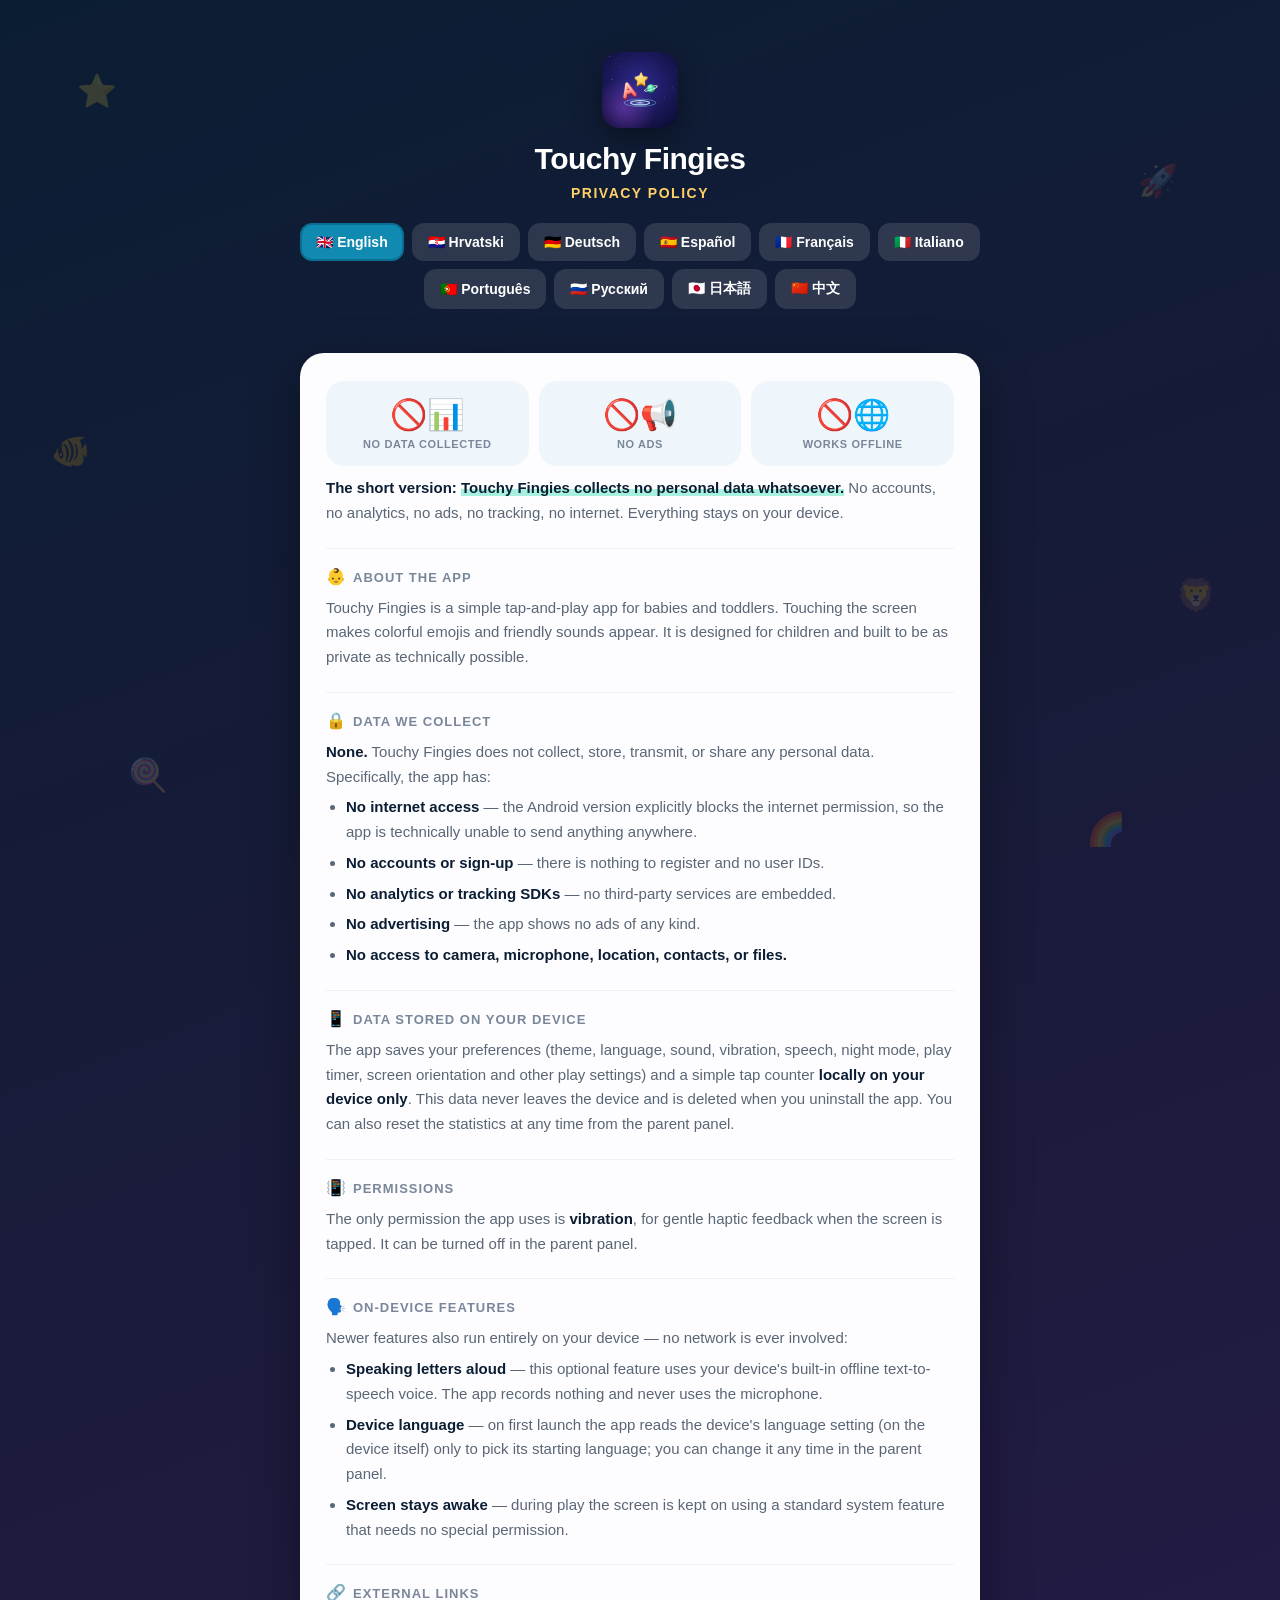
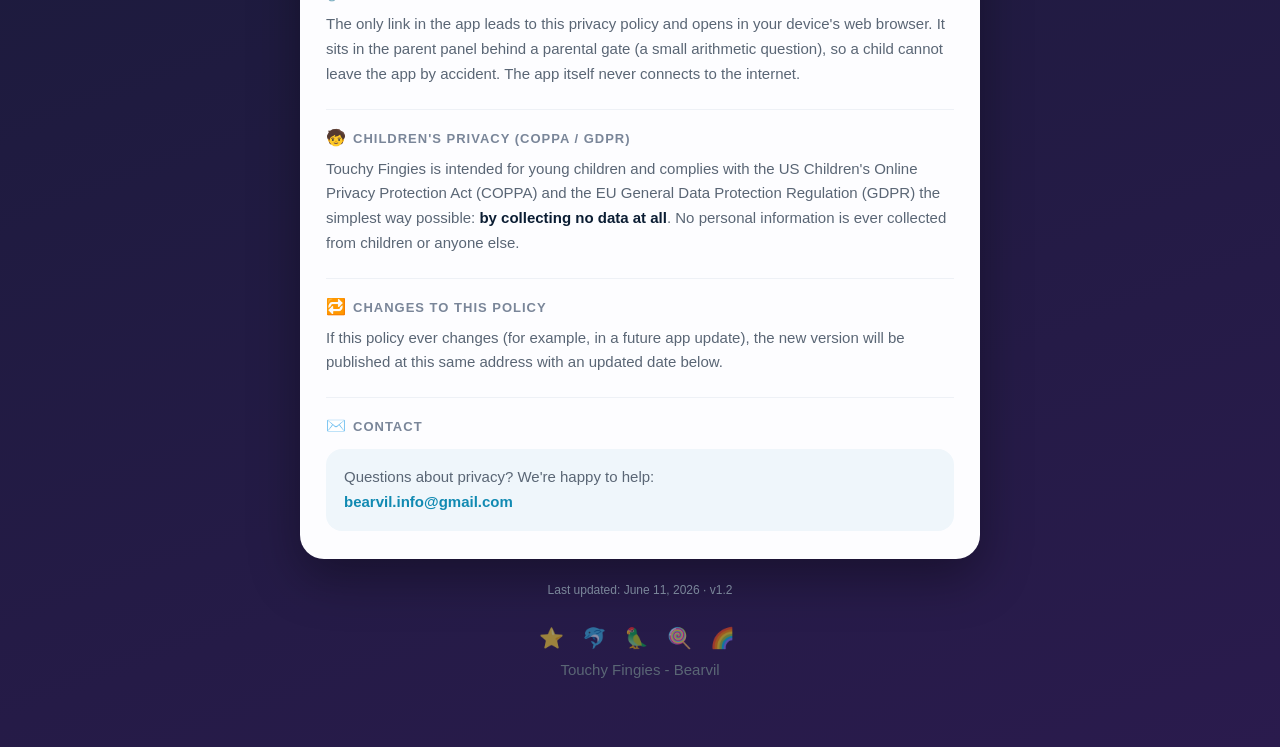
<file: privacy-policies/touchy-fingies-pp.html>
<!DOCTYPE html>
<html lang="en">
<head>
<meta charset="UTF-8">
<meta name="viewport" content="width=device-width, initial-scale=1.0">
<title>Touchy Fingies — Privacy Policy</title>
<meta name="description" content="Privacy Policy for Touchy Fingies. The app collects no data, shows no ads, and works fully offline.">
<link rel="icon" type="image/png" href="/assets/apps/touchy-fingies.png">
<style>
  :root {
    --bg: #0b1d33;
    --bg2: #102542;
    --card: #fdfdff;
    --ink: #0b1d33;
    --muted: #7a8699;
    --body: #5a6675;
    --teal: #118ab2;
    --green: #06d6a0;
    --yellow: #ffd166;
    --pink: #ef476f;
    --purple: #9b5de5;
    --soft: #eff6fb;
    --line: #eef1f6;
  }
  * { margin: 0; padding: 0; box-sizing: border-box; }
  body {
    font-family: -apple-system, BlinkMacSystemFont, "Segoe UI", Roboto, "Helvetica Neue", Arial, sans-serif;
    background: linear-gradient(160deg, #0b1d33 0%, #1a1b3a 45%, #2a1b4d 100%);
    min-height: 100vh;
    color: var(--ink);
    padding: 24px 16px 64px;
    position: relative;
    overflow-x: hidden;
  }
  /* floating emoji background, like the smash surface */
  .float {
    position: fixed;
    font-size: 32px;
    opacity: 0.18;
    animation: drift 14s ease-in-out infinite;
    pointer-events: none;
    user-select: none;
    z-index: 0;
  }
  @keyframes drift {
    0%, 100% { transform: translateY(0) rotate(-6deg); }
    50% { transform: translateY(-24px) rotate(8deg); }
  }
  @media (prefers-reduced-motion: reduce) {
    .float { animation: none; }
  }
  .wrap {
    max-width: 680px;
    margin: 0 auto;
    position: relative;
    z-index: 1;
  }
  header { text-align: center; padding: 28px 0 24px; }
  .logo {
    width: 76px;
    height: 76px;
    border-radius: 22.5%;
    box-shadow: 0 10px 28px rgba(0, 0, 0, 0.35);
    display: inline-block;
    animation: pop 2.6s ease-in-out infinite;
  }
  @keyframes pop {
    0%, 100% { transform: scale(1); }
    50% { transform: scale(1.12) rotate(-4deg); }
  }
  h1 {
    color: #fff;
    font-size: 30px;
    font-weight: 800;
    letter-spacing: -0.5px;
    margin-top: 10px;
  }
  .subtitle {
    color: var(--yellow);
    font-weight: 700;
    font-size: 14px;
    text-transform: uppercase;
    letter-spacing: 1.5px;
    margin-top: 6px;
  }
  .lang-row {
    display: flex;
    flex-wrap: wrap;
    justify-content: center;
    gap: 8px;
    margin-top: 18px;
  }
  .lang-btn {
    border: 2px solid transparent;
    background: rgba(255,255,255,0.12);
    color: #fff;
    font-weight: 700;
    font-size: 14px;
    padding: 9px 14px;
    border-radius: 12px;
    cursor: pointer;
    transition: background .15s, border-color .15s;
  }
  .lang-btn:hover { background: rgba(255,255,255,0.22); }
  .lang-btn.active {
    background: var(--teal);
    border-color: #0b6f93;
  }
  .card {
    background: var(--card);
    border-radius: 24px;
    padding: 28px 26px;
    margin-top: 20px;
    box-shadow: 0 18px 50px rgba(0,0,0,0.35);
  }
  .tldr {
    display: flex;
    flex-wrap: wrap;
    gap: 10px;
    margin-bottom: 6px;
  }
  .badge {
    flex: 1 1 130px;
    background: var(--soft);
    border-radius: 18px;
    padding: 16px 12px;
    text-align: center;
  }
  .badge .big { font-size: 30px; }
  .badge .cap {
    display: block;
    margin-top: 6px;
    font-size: 11px;
    font-weight: 700;
    text-transform: uppercase;
    letter-spacing: 0.6px;
    color: var(--muted);
  }
  h2 {
    font-size: 13px;
    font-weight: 700;
    color: var(--muted);
    text-transform: uppercase;
    letter-spacing: 1px;
    border-top: 1px solid var(--line);
    padding-top: 18px;
    margin-top: 22px;
  }
  h2 .emoji { font-size: 16px; margin-right: 6px; }
  p, li {
    font-size: 15px;
    line-height: 1.65;
    color: var(--body);
    margin-top: 10px;
  }
  ul { padding-left: 20px; }
  li { margin-top: 6px; }
  strong { color: var(--ink); }
  .highlight {
    background: linear-gradient(180deg, transparent 60%, rgba(6,214,160,0.35) 60%);
    color: var(--ink);
    font-weight: 700;
  }
  .contact-box {
    margin-top: 14px;
    background: var(--soft);
    border-radius: 16px;
    padding: 16px 18px;
  }
  .contact-box a {
    color: var(--teal);
    font-weight: 700;
    text-decoration: none;
  }
  .contact-box a:hover { text-decoration: underline; }
  .updated {
    margin-top: 22px;
    font-size: 12px;
    color: var(--muted);
    text-align: center;
  }
  footer {
    text-align: center;
    margin-top: 26px;
    color: rgba(255,255,255,0.55);
    font-size: 13px;
  }
  footer .emojis { font-size: 20px; letter-spacing: 6px; }
  [hidden] { display: none !important; }
</style>
</head>
<body>

<span class="float" style="top:8%;  left:6%;  animation-delay:0s;">⭐</span>
<span class="float" style="top:18%; right:8%;  animation-delay:1.2s;">🚀</span>
<span class="float" style="top:48%; left:4%;  animation-delay:2.4s;">🐠</span>
<span class="float" style="top:64%; right:5%;  animation-delay:0.8s;">🦁</span>
<span class="float" style="top:84%; left:10%; animation-delay:1.8s;">🍭</span>
<span class="float" style="top:90%; right:12%; animation-delay:3s;">🌈</span>

<div class="wrap">
  <header>
    <img class="logo" src="/assets/apps/touchy-fingies.png" alt="" width="76" height="76">
    <h1>Touchy Fingies</h1>
    <p class="subtitle" id="subtitle">Privacy Policy</p>
    <div class="lang-row" role="group" aria-label="Language" id="lang-row"></div>
  </header>

  <main class="card" id="policy-card"><!-- filled by script --></main>

  <p class="updated">
    <span id="updated-label">Last updated:</span> June 11, 2026 · v1.2
  </p>

  <footer>
    <div class="emojis">⭐ 🐬 🦜 🍭 🌈</div>
    <p style="margin-top:8px;">Touchy Fingies - Bearvil</p>
  </footer>
</div>

<script>
  // All translations live in this object; the card is rendered from it.
  // Languages mirror the in-app list in src/i18n.js:
  // en, hr, de, es, fr, it, pt, ru, ja, zh.
  const EMAIL = 'bearvil.info@gmail.com';
  const I18N = {
    en: {
      btn: '🇬🇧 English',
      subtitle: 'Privacy Policy',
      updated: 'Last updated:',
      badges: ['No data collected', 'No ads', 'Works offline'],
      short: '<strong>The short version:</strong> <span class="highlight">Touchy Fingies collects no personal data whatsoever.</span> No accounts, no analytics, no ads, no tracking, no internet. Everything stays on your device.',
      sections: [
        ['👶', 'About the app', '<p>Touchy Fingies is a simple tap-and-play app for babies and toddlers. Touching the screen makes colorful emojis and friendly sounds appear. It is designed for children and built to be as private as technically possible.</p>'],
        ['🔒', 'Data we collect', '<p><strong>None.</strong> Touchy Fingies does not collect, store, transmit, or share any personal data. Specifically, the app has:</p><ul><li><strong>No internet access</strong> — the Android version explicitly blocks the internet permission, so the app is technically unable to send anything anywhere.</li><li><strong>No accounts or sign-up</strong> — there is nothing to register and no user IDs.</li><li><strong>No analytics or tracking SDKs</strong> — no third-party services are embedded.</li><li><strong>No advertising</strong> — the app shows no ads of any kind.</li><li><strong>No access to camera, microphone, location, contacts, or files.</strong></li></ul>'],
        ['📱', 'Data stored on your device', '<p>The app saves your preferences (theme, language, sound, vibration, speech, night mode, play timer, screen orientation and other play settings) and a simple tap counter <strong>locally on your device only</strong>. This data never leaves the device and is deleted when you uninstall the app. You can also reset the statistics at any time from the parent panel.</p>'],
        ['📳', 'Permissions', '<p>The only permission the app uses is <strong>vibration</strong>, for gentle haptic feedback when the screen is tapped. It can be turned off in the parent panel.</p>'],
        ['🗣️', 'On-device features', '<p>Newer features also run entirely on your device — no network is ever involved:</p><ul><li><strong>Speaking letters aloud</strong> — this optional feature uses your device\'s built-in offline text-to-speech voice. The app records nothing and never uses the microphone.</li><li><strong>Device language</strong> — on first launch the app reads the device\'s language setting (on the device itself) only to pick its starting language; you can change it any time in the parent panel.</li><li><strong>Screen stays awake</strong> — during play the screen is kept on using a standard system feature that needs no special permission.</li></ul>'],
        ['🔗', 'External links', '<p>The only link in the app leads to this privacy policy and opens in your device\'s web browser. It sits in the parent panel behind a parental gate (a small arithmetic question), so a child cannot leave the app by accident. The app itself never connects to the internet.</p>'],
        ['🧒', "Children's privacy (COPPA / GDPR)", "<p>Touchy Fingies is intended for young children and complies with the US Children's Online Privacy Protection Act (COPPA) and the EU General Data Protection Regulation (GDPR) the simplest way possible: <strong>by collecting no data at all</strong>. No personal information is ever collected from children or anyone else.</p>"],
        ['🔁', 'Changes to this policy', '<p>If this policy ever changes (for example, in a future app update), the new version will be published at this same address with an updated date below.</p>'],
      ],
      contactTitle: 'Contact',
      contact: "Questions about privacy? We're happy to help:",
    },
    hr: {
      btn: '🇭🇷 Hrvatski',
      subtitle: 'Pravila privatnosti',
      updated: 'Zadnja izmjena:',
      badges: ['Bez prikupljanja podataka', 'Bez oglasa', 'Radi offline'],
      short: '<strong>Ukratko:</strong> <span class="highlight">Touchy Fingies ne prikuplja nikakve osobne podatke.</span> Bez računa, bez analitike, bez oglasa, bez praćenja, bez interneta. Sve ostaje na vašem uređaju.',
      sections: [
        ['👶', 'O aplikaciji', '<p>Touchy Fingies je jednostavna aplikacija za bebe i malu djecu. Dodirom ekrana pojavljuju se šareni smajlići i veseli zvukovi. Namijenjena je djeci i izrađena da bude privatna koliko je to tehnički moguće.</p>'],
        ['🔒', 'Podaci koje prikupljamo', '<p><strong>Nikakvi.</strong> Touchy Fingies ne prikuplja, ne pohranjuje, ne šalje niti dijeli osobne podatke. Konkretno, aplikacija ima:</p><ul><li><strong>Bez pristupa internetu</strong> — Android verzija izričito blokira dozvolu za internet, pa aplikacija tehnički ne može ništa nikamo poslati.</li><li><strong>Bez računa i registracije</strong> — nema se što registrirati, nema korisničkih ID-eva.</li><li><strong>Bez analitike i SDK-ova za praćenje</strong> — nema ugrađenih servisa trećih strana.</li><li><strong>Bez oglasa</strong> — aplikacija ne prikazuje nikakve oglase.</li><li><strong>Bez pristupa kameri, mikrofonu, lokaciji, kontaktima ili datotekama.</strong></li></ul>'],
        ['📱', 'Podaci na vašem uređaju', '<p>Aplikacija sprema vaše postavke (temu, jezik, zvuk, vibraciju, govor, noćni način, mjerač igre, orijentaciju ekrana i ostale postavke igre) i jednostavan brojač dodira <strong>isključivo lokalno na uređaju</strong>. Ti podaci nikada ne napuštaju uređaj i brišu se deinstalacijom aplikacije. Statistiku možete u bilo kojem trenutku poništiti u roditeljskom panelu.</p>'],
        ['📳', 'Dozvole', '<p>Jedina dozvola koju aplikacija koristi je <strong>vibracija</strong>, za nježnu haptičku povratnu informaciju pri dodiru ekrana. Može se isključiti u roditeljskom panelu.</p>'],
        ['🗣️', 'Značajke na uređaju', '<p>I novije značajke rade u potpunosti na vašem uređaju — mreža se nikada ne koristi:</p><ul><li><strong>Izgovaranje slova naglas</strong> — ova opcionalna značajka koristi ugrađeni offline glas uređaja (tekst-u-govor). Aplikacija ništa ne snima i nikada ne koristi mikrofon.</li><li><strong>Jezik uređaja</strong> — pri prvom pokretanju aplikacija očitava jezik uređaja (na samom uređaju) samo kako bi odabrala početni jezik; u roditeljskom panelu možete ga promijeniti u bilo kojem trenutku.</li><li><strong>Ekran ostaje budan</strong> — tijekom igre ekran ostaje uključen putem standardne sistemske značajke koja ne traži posebnu dozvolu.</li></ul>'],
        ['🔗', 'Vanjske poveznice', '<p>Jedina poveznica u aplikaciji vodi na ova pravila privatnosti i otvara se u pregledniku uređaja. Nalazi se u roditeljskom panelu iza roditeljske zaštite (kratkog računskog zadatka), pa dijete ne može slučajno napustiti aplikaciju. Sama aplikacija nikada se ne spaja na internet.</p>'],
        ['🧒', 'Privatnost djece (COPPA / GDPR)', '<p>Touchy Fingies je namijenjen maloj djeci te je usklađen s američkim zakonom COPPA i europskom Općom uredbom o zaštiti podataka (GDPR) na najjednostavniji mogući način: <strong>ne prikuplja nikakve podatke</strong>. Osobni podaci se nikada ne prikupljaju ni od djece ni od bilo koga drugoga.</p>'],
        ['🔁', 'Izmjene ovih pravila', '<p>Ako se ova pravila ikada promijene (npr. u budućoj nadogradnji aplikacije), nova verzija bit će objavljena na ovoj istoj adresi s ažuriranim datumom u nastavku.</p>'],
      ],
      contactTitle: 'Kontakt',
      contact: 'Pitanja o privatnosti? Rado ćemo pomoći:',
    },
    de: {
      btn: '🇩🇪 Deutsch',
      subtitle: 'Datenschutzerklärung',
      updated: 'Zuletzt aktualisiert:',
      badges: ['Keine Datenerfassung', 'Keine Werbung', 'Funktioniert offline'],
      short: '<strong>Kurz gesagt:</strong> <span class="highlight">Touchy Fingies sammelt keinerlei personenbezogene Daten.</span> Keine Konten, keine Analysen, keine Werbung, kein Tracking, kein Internet. Alles bleibt auf Ihrem Gerät.',
      sections: [
        ['👶', 'Über die App', '<p>Touchy Fingies ist eine einfache Tipp-und-Spiel-App für Babys und Kleinkinder. Beim Berühren des Bildschirms erscheinen bunte Emojis und freundliche Töne. Sie ist für Kinder gemacht und so privat wie technisch möglich gestaltet.</p>'],
        ['🔒', 'Daten, die wir erfassen', '<p><strong>Keine.</strong> Touchy Fingies erfasst, speichert, überträgt oder teilt keine personenbezogenen Daten. Konkret hat die App:</p><ul><li><strong>Keinen Internetzugang</strong> — die Android-Version blockiert die Internet-Berechtigung ausdrücklich, sodass die App technisch nichts senden kann.</li><li><strong>Keine Konten oder Registrierung</strong> — es gibt nichts zu registrieren und keine Nutzer-IDs.</li><li><strong>Keine Analyse- oder Tracking-SDKs</strong> — keine Dienste von Drittanbietern sind eingebettet.</li><li><strong>Keine Werbung</strong> — die App zeigt keinerlei Anzeigen.</li><li><strong>Keinen Zugriff auf Kamera, Mikrofon, Standort, Kontakte oder Dateien.</strong></li></ul>'],
        ['📱', 'Auf Ihrem Gerät gespeicherte Daten', '<p>Die App speichert Ihre Einstellungen (Thema, Sprache, Ton, Vibration, Sprachausgabe, Nachtmodus, Spieltimer, Bildschirmausrichtung und weitere Spieleinstellungen) und einen einfachen Tippzähler <strong>nur lokal auf Ihrem Gerät</strong>. Diese Daten verlassen das Gerät nie und werden beim Deinstallieren der App gelöscht. Die Statistik kann jederzeit im Elternbereich zurückgesetzt werden.</p>'],
        ['📳', 'Berechtigungen', '<p>Die einzige Berechtigung der App ist <strong>Vibration</strong>, für sanftes haptisches Feedback beim Tippen. Sie kann im Elternbereich ausgeschaltet werden.</p>'],
        ['🗣️', 'Funktionen auf dem Gerät', '<p>Auch neuere Funktionen laufen vollständig auf Ihrem Gerät — ein Netzwerk ist nie beteiligt:</p><ul><li><strong>Buchstaben vorlesen</strong> — diese optionale Funktion nutzt die integrierte Offline-Sprachausgabe (Text-zu-Sprache) Ihres Geräts. Die App nimmt nichts auf und verwendet niemals das Mikrofon.</li><li><strong>Gerätesprache</strong> — beim ersten Start liest die App die Spracheinstellung des Geräts (auf dem Gerät selbst), nur um die Startsprache zu wählen; im Elternbereich können Sie sie jederzeit ändern.</li><li><strong>Bildschirm bleibt an</strong> — während des Spielens bleibt der Bildschirm über eine Standard-Systemfunktion eingeschaltet, die keine besondere Berechtigung benötigt.</li></ul>'],
        ['🔗', 'Externe Links', '<p>Der einzige Link in der App führt zu dieser Datenschutzerklärung und öffnet sich im Browser Ihres Geräts. Er befindet sich im Elternbereich hinter einer Elternsicherung (einer kleinen Rechenaufgabe), damit ein Kind die App nicht versehentlich verlassen kann. Die App selbst verbindet sich niemals mit dem Internet.</p>'],
        ['🧒', 'Datenschutz für Kinder (COPPA / DSGVO)', '<p>Touchy Fingies ist für kleine Kinder gedacht und erfüllt das US-Gesetz COPPA und die EU-Datenschutz-Grundverordnung (DSGVO) auf die einfachste mögliche Weise: <strong>es werden überhaupt keine Daten erfasst</strong>. Es werden niemals personenbezogene Informationen von Kindern oder anderen Personen erhoben.</p>'],
        ['🔁', 'Änderungen dieser Erklärung', '<p>Sollte sich diese Erklärung jemals ändern (z. B. durch ein App-Update), wird die neue Version unter derselben Adresse mit aktualisiertem Datum veröffentlicht.</p>'],
      ],
      contactTitle: 'Kontakt',
      contact: 'Fragen zum Datenschutz? Wir helfen gerne:',
    },
    es: {
      btn: '🇪🇸 Español',
      subtitle: 'Política de privacidad',
      updated: 'Última actualización:',
      badges: ['No se recopilan datos', 'Sin anuncios', 'Funciona sin conexión'],
      short: '<strong>En resumen:</strong> <span class="highlight">Touchy Fingies no recopila ningún dato personal.</span> Sin cuentas, sin analíticas, sin anuncios, sin rastreo, sin internet. Todo permanece en su dispositivo.',
      sections: [
        ['👶', 'Sobre la app', '<p>Touchy Fingies es una app sencilla de tocar y jugar para bebés y niños pequeños. Al tocar la pantalla aparecen emojis coloridos y sonidos amables. Está diseñada para niños y construida para ser tan privada como sea técnicamente posible.</p>'],
        ['🔒', 'Datos que recopilamos', '<p><strong>Ninguno.</strong> Touchy Fingies no recopila, almacena, transmite ni comparte datos personales. En concreto, la app tiene:</p><ul><li><strong>Sin acceso a internet</strong> — la versión de Android bloquea explícitamente el permiso de internet, por lo que la app es técnicamente incapaz de enviar nada.</li><li><strong>Sin cuentas ni registro</strong> — no hay nada que registrar ni identificadores de usuario.</li><li><strong>Sin SDK de analítica o rastreo</strong> — no hay servicios de terceros integrados.</li><li><strong>Sin publicidad</strong> — la app no muestra ningún tipo de anuncios.</li><li><strong>Sin acceso a cámara, micrófono, ubicación, contactos o archivos.</strong></li></ul>'],
        ['📱', 'Datos guardados en su dispositivo', '<p>La app guarda sus preferencias (tema, idioma, sonido, vibración, voz, modo nocturno, temporizador de juego, orientación de pantalla y otros ajustes de juego) y un simple contador de toques <strong>solo localmente en su dispositivo</strong>. Estos datos nunca salen del dispositivo y se eliminan al desinstalar la app. También puede reiniciar las estadísticas en cualquier momento desde el panel de padres.</p>'],
        ['📳', 'Permisos', '<p>El único permiso que usa la app es la <strong>vibración</strong>, para una respuesta háptica suave al tocar la pantalla. Puede desactivarse en el panel de padres.</p>'],
        ['🗣️', 'Funciones en el dispositivo', '<p>Las funciones más recientes también se ejecutan completamente en su dispositivo — nunca interviene la red:</p><ul><li><strong>Leer letras en voz alta</strong> — esta función opcional usa la voz sin conexión (texto a voz) integrada en su dispositivo. La app no graba nada y nunca usa el micrófono.</li><li><strong>Idioma del dispositivo</strong> — en el primer inicio, la app lee el idioma configurado en el dispositivo (en el propio dispositivo) solo para elegir su idioma inicial; puede cambiarlo en cualquier momento desde el panel de padres.</li><li><strong>La pantalla permanece encendida</strong> — durante el juego, la pantalla se mantiene activa mediante una función estándar del sistema que no requiere ningún permiso especial.</li></ul>'],
        ['🔗', 'Enlaces externos', '<p>El único enlace de la app lleva a esta política de privacidad y se abre en el navegador del dispositivo. Está en el panel de padres tras un control parental (una pequeña operación aritmética), para que un niño no pueda salir de la app por accidente. La app en sí nunca se conecta a internet.</p>'],
        ['🧒', 'Privacidad infantil (COPPA / RGPD)', '<p>Touchy Fingies está destinada a niños pequeños y cumple con la ley estadounidense COPPA y el Reglamento General de Protección de Datos de la UE (RGPD) de la forma más simple posible: <strong>no recopilando ningún dato</strong>. Nunca se recopila información personal de niños ni de nadie más.</p>'],
        ['🔁', 'Cambios en esta política', '<p>Si esta política cambia alguna vez (por ejemplo, en una futura actualización), la nueva versión se publicará en esta misma dirección con la fecha actualizada abajo.</p>'],
      ],
      contactTitle: 'Contacto',
      contact: '¿Preguntas sobre privacidad? Estaremos encantados de ayudar:',
    },
    fr: {
      btn: '🇫🇷 Français',
      subtitle: 'Politique de confidentialité',
      updated: 'Dernière mise à jour :',
      badges: ['Aucune donnée collectée', 'Aucune publicité', 'Fonctionne hors ligne'],
      short: '<strong>En bref :</strong> <span class="highlight">Touchy Fingies ne collecte aucune donnée personnelle.</span> Pas de compte, pas d’analyses, pas de publicité, pas de suivi, pas d’internet. Tout reste sur votre appareil.',
      sections: [
        ['👶', 'À propos de l’application', '<p>Touchy Fingies est une application simple de jeu tactile pour bébés et tout-petits. Toucher l’écran fait apparaître des émojis colorés et des sons amicaux. Elle est conçue pour les enfants et pensée pour être aussi privée que techniquement possible.</p>'],
        ['🔒', 'Données que nous collectons', '<p><strong>Aucune.</strong> Touchy Fingies ne collecte, ne stocke, ne transmet ni ne partage aucune donnée personnelle. Concrètement, l’application a :</p><ul><li><strong>Aucun accès à internet</strong> — la version Android bloque explicitement la permission internet, l’application est donc techniquement incapable d’envoyer quoi que ce soit.</li><li><strong>Aucun compte ni inscription</strong> — rien à enregistrer, aucun identifiant utilisateur.</li><li><strong>Aucun SDK d’analyse ou de suivi</strong> — aucun service tiers intégré.</li><li><strong>Aucune publicité</strong> — l’application n’affiche aucune annonce.</li><li><strong>Aucun accès à la caméra, au microphone, à la localisation, aux contacts ou aux fichiers.</strong></li></ul>'],
        ['📱', 'Données stockées sur votre appareil', '<p>L’application enregistre vos préférences (thème, langue, son, vibration, voix, mode nuit, minuteur de jeu, orientation de l’écran et autres réglages de jeu) et un simple compteur de touches <strong>uniquement en local sur votre appareil</strong>. Ces données ne quittent jamais l’appareil et sont supprimées à la désinstallation. Vous pouvez aussi réinitialiser les statistiques à tout moment depuis l’espace parents.</p>'],
        ['📳', 'Autorisations', '<p>La seule autorisation utilisée est la <strong>vibration</strong>, pour un léger retour haptique au toucher. Elle peut être désactivée dans l’espace parents.</p>'],
        ['🗣️', 'Fonctions sur l’appareil', '<p>Les fonctions plus récentes s’exécutent elles aussi entièrement sur votre appareil — le réseau n’est jamais utilisé :</p><ul><li><strong>Lecture des lettres à voix haute</strong> — cette fonction optionnelle utilise la voix hors ligne (synthèse vocale) intégrée à votre appareil. L’application n’enregistre rien et n’utilise jamais le microphone.</li><li><strong>Langue de l’appareil</strong> — au premier lancement, l’application lit la langue configurée sur l’appareil (sur l’appareil lui-même) uniquement pour choisir sa langue de départ ; vous pouvez la changer à tout moment dans l’espace parents.</li><li><strong>Écran maintenu allumé</strong> — pendant le jeu, l’écran reste allumé grâce à une fonction système standard qui ne nécessite aucune autorisation particulière.</li></ul>'],
        ['🔗', 'Liens externes', '<p>Le seul lien de l’application mène à cette politique de confidentialité et s’ouvre dans le navigateur de l’appareil. Il se trouve dans l’espace parents derrière un contrôle parental (une petite question de calcul), afin qu’un enfant ne puisse pas quitter l’application par accident. L’application elle-même ne se connecte jamais à internet.</p>'],
        ['🧒', 'Vie privée des enfants (COPPA / RGPD)', '<p>Touchy Fingies est destinée aux jeunes enfants et respecte la loi américaine COPPA et le Règlement général sur la protection des données de l’UE (RGPD) de la manière la plus simple possible : <strong>en ne collectant aucune donnée</strong>. Aucune information personnelle n’est jamais collectée, ni auprès des enfants ni de quiconque.</p>'],
        ['🔁', 'Modifications de cette politique', '<p>Si cette politique change un jour (par exemple lors d’une mise à jour), la nouvelle version sera publiée à cette même adresse avec une date mise à jour ci-dessous.</p>'],
      ],
      contactTitle: 'Contact',
      contact: 'Des questions sur la confidentialité ? Nous serons ravis d’aider :',
    },
    it: {
      btn: '🇮🇹 Italiano',
      subtitle: 'Informativa sulla privacy',
      updated: 'Ultimo aggiornamento:',
      badges: ['Nessun dato raccolto', 'Nessuna pubblicità', 'Funziona offline'],
      short: '<strong>In breve:</strong> <span class="highlight">Touchy Fingies non raccoglie alcun dato personale.</span> Nessun account, nessuna analisi, nessuna pubblicità, nessun tracciamento, nessun internet. Tutto resta sul vostro dispositivo.',
      sections: [
        ['👶', 'Informazioni sull’app', '<p>Touchy Fingies è una semplice app tocca-e-gioca per neonati e bambini piccoli. Toccando lo schermo appaiono emoji colorate e suoni amichevoli. È pensata per i bambini e costruita per essere privata quanto tecnicamente possibile.</p>'],
        ['🔒', 'Dati che raccogliamo', '<p><strong>Nessuno.</strong> Touchy Fingies non raccoglie, memorizza, trasmette né condivide alcun dato personale. In concreto, l’app ha:</p><ul><li><strong>Nessun accesso a internet</strong> — la versione Android blocca esplicitamente il permesso internet, quindi l’app è tecnicamente incapace di inviare qualsiasi cosa.</li><li><strong>Nessun account o registrazione</strong> — non c’è nulla da registrare e nessun ID utente.</li><li><strong>Nessun SDK di analisi o tracciamento</strong> — nessun servizio di terze parti integrato.</li><li><strong>Nessuna pubblicità</strong> — l’app non mostra alcun tipo di annuncio.</li><li><strong>Nessun accesso a fotocamera, microfono, posizione, contatti o file.</strong></li></ul>'],
        ['📱', 'Dati salvati sul vostro dispositivo', '<p>L’app salva le vostre preferenze (tema, lingua, suono, vibrazione, voce, modalità notte, timer di gioco, orientamento dello schermo e altre impostazioni di gioco) e un semplice contatore di tocchi <strong>solo localmente sul dispositivo</strong>. Questi dati non lasciano mai il dispositivo e vengono eliminati disinstallando l’app. Le statistiche possono essere azzerate in qualsiasi momento dal pannello genitori.</p>'],
        ['📳', 'Autorizzazioni', '<p>L’unica autorizzazione usata dall’app è la <strong>vibrazione</strong>, per un delicato feedback aptico al tocco. Può essere disattivata nel pannello genitori.</p>'],
        ['🗣️', 'Funzioni sul dispositivo', '<p>Anche le funzioni più recenti girano interamente sul vostro dispositivo — la rete non è mai coinvolta:</p><ul><li><strong>Lettura delle lettere ad alta voce</strong> — questa funzione opzionale usa la voce offline (sintesi vocale) integrata nel dispositivo. L’app non registra nulla e non usa mai il microfono.</li><li><strong>Lingua del dispositivo</strong> — al primo avvio l’app legge la lingua impostata sul dispositivo (sul dispositivo stesso) solo per scegliere la lingua iniziale; potete cambiarla in qualsiasi momento dal pannello genitori.</li><li><strong>Schermo sempre attivo</strong> — durante il gioco lo schermo resta acceso tramite una funzione di sistema standard che non richiede permessi speciali.</li></ul>'],
        ['🔗', 'Link esterni', '<p>L’unico link nell’app porta a questa informativa sulla privacy e si apre nel browser del dispositivo. Si trova nel pannello genitori dietro un controllo parentale (una piccola domanda di aritmetica), così un bambino non può uscire dall’app per sbaglio. L’app in sé non si connette mai a internet.</p>'],
        ['🧒', 'Privacy dei bambini (COPPA / GDPR)', '<p>Touchy Fingies è destinata ai bambini piccoli e rispetta la legge statunitense COPPA e il Regolamento generale sulla protezione dei dati dell’UE (GDPR) nel modo più semplice possibile: <strong>non raccogliendo alcun dato</strong>. Nessuna informazione personale viene mai raccolta dai bambini né da chiunque altro.</p>'],
        ['🔁', 'Modifiche a questa informativa', '<p>Se questa informativa dovesse cambiare (ad esempio in un futuro aggiornamento), la nuova versione sarà pubblicata a questo stesso indirizzo con la data aggiornata qui sotto.</p>'],
      ],
      contactTitle: 'Contatto',
      contact: 'Domande sulla privacy? Saremo felici di aiutare:',
    },
    pt: {
      btn: '🇵🇹 Português',
      subtitle: 'Política de privacidade',
      updated: 'Última atualização:',
      badges: ['Nenhum dado recolhido', 'Sem anúncios', 'Funciona offline'],
      short: '<strong>Resumindo:</strong> <span class="highlight">O Touchy Fingies não recolhe quaisquer dados pessoais.</span> Sem contas, sem análises, sem anúncios, sem rastreamento, sem internet. Tudo fica no seu dispositivo.',
      sections: [
        ['👶', 'Sobre a aplicação', '<p>O Touchy Fingies é uma aplicação simples de tocar e brincar para bebés e crianças pequenas. Tocar no ecrã faz aparecer emojis coloridos e sons amigáveis. É concebida para crianças e construída para ser tão privada quanto tecnicamente possível.</p>'],
        ['🔒', 'Dados que recolhemos', '<p><strong>Nenhuns.</strong> O Touchy Fingies não recolhe, armazena, transmite nem partilha dados pessoais. Em concreto, a aplicação tem:</p><ul><li><strong>Sem acesso à internet</strong> — a versão Android bloqueia explicitamente a permissão de internet, pelo que a aplicação é tecnicamente incapaz de enviar o que quer que seja.</li><li><strong>Sem contas ou registo</strong> — não há nada para registar e não existem IDs de utilizador.</li><li><strong>Sem SDKs de análise ou rastreamento</strong> — nenhum serviço de terceiros está incorporado.</li><li><strong>Sem publicidade</strong> — a aplicação não mostra anúncios de qualquer tipo.</li><li><strong>Sem acesso à câmara, microfone, localização, contactos ou ficheiros.</strong></li></ul>'],
        ['📱', 'Dados guardados no seu dispositivo', '<p>A aplicação guarda as suas preferências (tema, idioma, som, vibração, voz, modo noturno, temporizador de jogo, orientação do ecrã e outras definições de jogo) e um simples contador de toques <strong>apenas localmente no seu dispositivo</strong>. Estes dados nunca saem do dispositivo e são eliminados ao desinstalar a aplicação. Pode também repor as estatísticas a qualquer momento no painel dos pais.</p>'],
        ['📳', 'Permissões', '<p>A única permissão usada pela aplicação é a <strong>vibração</strong>, para um suave feedback háptico ao tocar no ecrã. Pode ser desligada no painel dos pais.</p>'],
        ['🗣️', 'Funções no dispositivo', '<p>As funções mais recentes também correm inteiramente no seu dispositivo — a rede nunca é envolvida:</p><ul><li><strong>Ler letras em voz alta</strong> — esta função opcional usa a voz offline (texto-para-fala) integrada no dispositivo. A aplicação não grava nada e nunca usa o microfone.</li><li><strong>Idioma do dispositivo</strong> — no primeiro arranque, a aplicação lê o idioma configurado no dispositivo (no próprio dispositivo) apenas para escolher o idioma inicial; pode alterá-lo a qualquer momento no painel dos pais.</li><li><strong>Ecrã sempre ligado</strong> — durante o jogo, o ecrã mantém-se aceso através de uma função padrão do sistema que não requer nenhuma permissão especial.</li></ul>'],
        ['🔗', 'Ligações externas', '<p>A única ligação na aplicação leva a esta política de privacidade e abre no navegador do dispositivo. Está no painel dos pais atrás de um controlo parental (uma pequena conta de aritmética), para que uma criança não possa sair da aplicação por acidente. A própria aplicação nunca se liga à internet.</p>'],
        ['🧒', 'Privacidade das crianças (COPPA / RGPD)', '<p>O Touchy Fingies destina-se a crianças pequenas e cumpre a lei norte-americana COPPA e o Regulamento Geral sobre a Proteção de Dados da UE (RGPD) da forma mais simples possível: <strong>não recolhendo dados de todo</strong>. Nunca é recolhida informação pessoal de crianças nem de ninguém.</p>'],
        ['🔁', 'Alterações a esta política', '<p>Se esta política alguma vez mudar (por exemplo, numa futura atualização), a nova versão será publicada neste mesmo endereço com a data atualizada abaixo.</p>'],
      ],
      contactTitle: 'Contacto',
      contact: 'Perguntas sobre privacidade? Teremos todo o gosto em ajudar:',
    },
    ru: {
      btn: '🇷🇺 Русский',
      subtitle: 'Политика конфиденциальности',
      updated: 'Последнее обновление:',
      badges: ['Данные не собираются', 'Без рекламы', 'Работает офлайн'],
      short: '<strong>Кратко:</strong> <span class="highlight">Touchy Fingies не собирает никаких персональных данных.</span> Без аккаунтов, без аналитики, без рекламы, без отслеживания, без интернета. Всё остаётся на вашем устройстве.',
      sections: [
        ['👶', 'О приложении', '<p>Touchy Fingies — простое приложение «нажми и играй» для малышей. При касании экрана появляются цветные эмодзи и приятные звуки. Оно создано для детей и сделано настолько приватным, насколько это технически возможно.</p>'],
        ['🔒', 'Какие данные мы собираем', '<p><strong>Никакие.</strong> Touchy Fingies не собирает, не хранит, не передаёт и не делится персональными данными. В частности, приложение:</p><ul><li><strong>Не имеет доступа к интернету</strong> — Android-версия явно блокирует разрешение на интернет, поэтому приложение технически не может ничего никуда отправить.</li><li><strong>Без аккаунтов и регистрации</strong> — регистрировать нечего, идентификаторов пользователей нет.</li><li><strong>Без SDK аналитики и отслеживания</strong> — сторонние сервисы не встроены.</li><li><strong>Без рекламы</strong> — приложение не показывает никакой рекламы.</li><li><strong>Без доступа к камере, микрофону, местоположению, контактам и файлам.</strong></li></ul>'],
        ['📱', 'Данные на вашем устройстве', '<p>Приложение сохраняет ваши настройки (тему, язык, звук, вибрацию, озвучивание, ночной режим, таймер игры, ориентацию экрана и другие игровые настройки) и простой счётчик касаний <strong>только локально на устройстве</strong>. Эти данные никогда не покидают устройство и удаляются при удалении приложения. Статистику можно в любой момент сбросить в родительской панели.</p>'],
        ['📳', 'Разрешения', '<p>Единственное разрешение, используемое приложением, — <strong>вибрация</strong>, для мягкого тактильного отклика при касании экрана. Её можно отключить в родительской панели.</p>'],
        ['🗣️', 'Функции на устройстве', '<p>Новые функции тоже работают полностью на вашем устройстве — сеть никогда не используется:</p><ul><li><strong>Озвучивание букв</strong> — эта необязательная функция использует встроенный офлайн-голос устройства (синтез речи). Приложение ничего не записывает и никогда не использует микрофон.</li><li><strong>Язык устройства</strong> — при первом запуске приложение считывает язык, установленный на устройстве (на самом устройстве), только чтобы выбрать начальный язык; его можно в любой момент изменить в родительской панели.</li><li><strong>Экран не гаснет</strong> — во время игры экран остаётся включённым с помощью стандартной системной функции, не требующей особых разрешений.</li></ul>'],
        ['🔗', 'Внешние ссылки', '<p>Единственная ссылка в приложении ведёт на эту политику конфиденциальности и открывается в браузере устройства. Она находится в родительской панели за родительским контролем (небольшой арифметической задачей), поэтому ребёнок не может случайно покинуть приложение. Само приложение никогда не подключается к интернету.</p>'],
        ['🧒', 'Конфиденциальность детей (COPPA / GDPR)', '<p>Touchy Fingies предназначено для маленьких детей и соответствует американскому закону COPPA и Общему регламенту ЕС по защите данных (GDPR) самым простым способом: <strong>не собирая никаких данных вообще</strong>. Персональная информация никогда не собирается ни у детей, ни у кого-либо ещё.</p>'],
        ['🔁', 'Изменения этой политики', '<p>Если эта политика когда-либо изменится (например, в будущем обновлении приложения), новая версия будет опубликована по этому же адресу с обновлённой датой ниже.</p>'],
      ],
      contactTitle: 'Контакты',
      contact: 'Вопросы о конфиденциальности? Мы с радостью поможем:',
    },
    ja: {
      btn: '🇯🇵 日本語',
      subtitle: 'プライバシーポリシー',
      updated: '最終更新日：',
      badges: ['データ収集なし', '広告なし', 'オフラインで動作'],
      short: '<strong>要約：</strong> <span class="highlight">Touchy Fingies は個人データを一切収集しません。</span>アカウントなし、分析なし、広告なし、トラッキングなし、インターネットなし。すべてはお使いの端末内に留まります。',
      sections: [
        ['👶', 'アプリについて', '<p>Touchy Fingies は、赤ちゃんや幼児向けのシンプルなタップ遊びアプリです。画面に触れるとカラフルな絵文字と優しい音が現れます。子ども向けに設計され、技術的に可能な限りプライベートに作られています。</p>'],
        ['🔒', '収集するデータ', '<p><strong>ありません。</strong>Touchy Fingies は個人データを収集、保存、送信、共有しません。具体的には：</p><ul><li><strong>インターネットアクセスなし</strong> — Android 版はインターネット権限を明示的にブロックしているため、技術的に何も送信できません。</li><li><strong>アカウント・登録なし</strong> — 登録するものはなく、ユーザーIDもありません。</li><li><strong>分析・トラッキングSDKなし</strong> — サードパーティのサービスは組み込まれていません。</li><li><strong>広告なし</strong> — いかなる広告も表示しません。</li><li><strong>カメラ、マイク、位置情報、連絡先、ファイルへのアクセスなし。</strong></li></ul>'],
        ['📱', '端末に保存されるデータ', '<p>アプリは設定（テーマ、言語、サウンド、バイブ、読み上げ、ナイトモード、プレイタイマー、画面の向き、その他のプレイ設定）とシンプルなタップカウンターを<strong>端末内のみに</strong>保存します。これらのデータは端末から外に出ることはなく、アプリを削除すると消去されます。統計は保護者パネルからいつでもリセットできます。</p>'],
        ['📳', '権限', '<p>アプリが使用する唯一の権限は<strong>バイブレーション</strong>で、画面タップ時の優しい触覚フィードバックのためです。保護者パネルでオフにできます。</p>'],
        ['🗣️', '端末内で動く機能', '<p>新しい機能もすべて端末内だけで動作し、ネットワークは一切使いません：</p><ul><li><strong>文字の読み上げ</strong> — このオプション機能は端末内蔵のオフライン音声合成（テキスト読み上げ）を使います。アプリは何も録音せず、マイクも一切使用しません。</li><li><strong>端末の言語</strong> — 初回起動時に、開始言語を選ぶためだけに端末の言語設定を（端末内で）読み取ります。言語は保護者パネルでいつでも変更できます。</li><li><strong>画面を消灯させない</strong> — 遊んでいる間、特別な権限を必要としない標準のシステム機能で画面を点灯したままにします。</li></ul>'],
        ['🔗', '外部リンク', '<p>アプリ内の唯一のリンクはこのプライバシーポリシーへのリンクで、端末のブラウザで開きます。保護者パネル内のペアレンタルゲート（簡単な計算問題）の先にあるため、子どもが誤ってアプリの外に出ることはありません。アプリ自体がインターネットに接続することはありません。</p>'],
        ['🧒', '子どものプライバシー（COPPA / GDPR）', '<p>Touchy Fingies は小さな子ども向けであり、米国の児童オンラインプライバシー保護法（COPPA）と EU の一般データ保護規則（GDPR）に最もシンプルな方法で準拠しています：<strong>データを一切収集しないこと</strong>です。子どもからも誰からも個人情報を収集することはありません。</p>'],
        ['🔁', 'このポリシーの変更', '<p>このポリシーが変更される場合（例：将来のアプリ更新時）、新しいバージョンは同じアドレスで、下記の日付を更新して公開されます。</p>'],
      ],
      contactTitle: 'お問い合わせ',
      contact: 'プライバシーに関するご質問はお気軽に：',
    },
    zh: {
      btn: '🇨🇳 中文',
      subtitle: '隐私政策',
      updated: '最后更新：',
      badges: ['不收集数据', '无广告', '可离线使用'],
      short: '<strong>简而言之：</strong> <span class="highlight">Touchy Fingies 不收集任何个人数据。</span>没有账户、没有分析、没有广告、没有追踪、没有联网。一切都保留在您的设备上。',
      sections: [
        ['👶', '关于本应用', '<p>Touchy Fingies 是一款为婴幼儿设计的简单点按游戏应用。触摸屏幕会出现彩色表情和友好的声音。它专为儿童设计，并在技术上尽可能保护隐私。</p>'],
        ['🔒', '我们收集的数据', '<p><strong>无。</strong>Touchy Fingies 不收集、存储、传输或分享任何个人数据。具体来说，本应用：</p><ul><li><strong>无互联网访问</strong> — Android 版本明确禁用了互联网权限，因此应用在技术上无法向任何地方发送任何内容。</li><li><strong>无账户或注册</strong> — 无需注册，没有用户 ID。</li><li><strong>无分析或追踪 SDK</strong> — 未嵌入任何第三方服务。</li><li><strong>无广告</strong> — 应用不显示任何形式的广告。</li><li><strong>不访问相机、麦克风、位置、通讯录或文件。</strong></li></ul>'],
        ['📱', '存储在您设备上的数据', '<p>应用会将您的偏好设置（主题、语言、声音、振动、朗读、夜间模式、游戏计时器、屏幕方向及其他游戏设置）以及一个简单的点击计数器<strong>仅保存在本设备上</strong>。这些数据永远不会离开设备，卸载应用即被删除。您也可以随时在家长面板中重置统计。</p>'],
        ['📳', '权限', '<p>应用使用的唯一权限是<strong>振动</strong>，用于点击屏幕时的轻柔触觉反馈。可在家长面板中关闭。</p>'],
        ['🗣️', '设备端功能', '<p>较新的功能同样完全在您的设备上运行——从不使用网络：</p><ul><li><strong>朗读字母</strong> — 此可选功能使用设备内置的离线语音（文字转语音）。应用不录制任何内容，也从不使用麦克风。</li><li><strong>设备语言</strong> — 首次启动时，应用会（在设备本机上）读取设备的语言设置，仅用于选择初始语言；您可以随时在家长面板中更改。</li><li><strong>屏幕保持常亮</strong> — 游戏期间通过标准系统功能保持屏幕开启，无需任何特殊权限。</li></ul>'],
        ['🔗', '外部链接', '<p>应用中唯一的链接指向本隐私政策，并在设备浏览器中打开。它位于家长面板中的家长验证（一道简单的算术题）之后，因此儿童不会意外离开应用。应用本身永远不会联网。</p>'],
        ['🧒', '儿童隐私（COPPA / GDPR）', '<p>Touchy Fingies 面向幼儿，并以最简单的方式遵守美国《儿童在线隐私保护法》（COPPA）和欧盟《通用数据保护条例》（GDPR）：<strong>完全不收集任何数据</strong>。永远不会收集儿童或任何人的个人信息。</p>'],
        ['🔁', '政策变更', '<p>如果本政策有任何变更（例如在未来的应用更新中），新版本将发布在同一地址，并在下方更新日期。</p>'],
      ],
      contactTitle: '联系我们',
      contact: '有隐私方面的问题？我们很乐意提供帮助：',
    },
  };

  const LANG_ORDER = ['en', 'hr', 'de', 'es', 'fr', 'it', 'pt', 'ru', 'ja', 'zh'];
  const card = document.getElementById('policy-card');
  const langRow = document.getElementById('lang-row');

  // Build the language buttons.
  LANG_ORDER.forEach((key) => {
    const b = document.createElement('button');
    b.className = 'lang-btn';
    b.dataset.lang = key;
    b.textContent = I18N[key].btn;
    b.addEventListener('click', () => setLang(key));
    langRow.appendChild(b);
  });

  function render(lang) {
    const d = I18N[lang];
    const badgeIcons = ['🚫📊', '🚫📢', '🚫🌐'];
    let html = '<div class="tldr">';
    d.badges.forEach((cap, i) => {
      html += `<div class="badge"><span class="big">${badgeIcons[i]}</span><span class="cap">${cap}</span></div>`;
    });
    html += '</div>';
    html += `<p>${d.short}</p>`;
    d.sections.forEach(([emoji, title, body]) => {
      html += `<h2><span class="emoji">${emoji}</span>${title}</h2>${body}`;
    });
    html += `<h2><span class="emoji">✉️</span>${d.contactTitle}</h2>
      <div class="contact-box"><p style="margin-top:0;">${d.contact}<br>
      <a href="mailto:${EMAIL}">${EMAIL}</a></p></div>`;
    card.innerHTML = html;
  }

  function setLang(lang) {
    if (!I18N[lang]) lang = 'en';
    render(lang);
    document.getElementById('subtitle').textContent = I18N[lang].subtitle;
    document.getElementById('updated-label').textContent = I18N[lang].updated;
    document.querySelectorAll('.lang-btn').forEach((b) =>
      b.classList.toggle('active', b.dataset.lang === lang)
    );
    document.documentElement.lang = lang;
  }

  // Auto-detect the browser language; fall back to English.
  const nav = (navigator.language || 'en').toLowerCase().slice(0, 2);
  setLang(LANG_ORDER.includes(nav) ? nav : 'en');
</script>
</body>
</html>
</file>
<file: assets/css/tokens.css>
/* =========================================================================
   tokens.css — THE single source of truth for the design system.

   Every other stylesheet (base.css, components.css, ui.css, patterns.css,
   page CSS) and the styleguide consume ONLY these CSS custom properties —
   no raw hex/rgba values live outside this file.

   Link FIRST in <head>, before base.css:
     <link rel="stylesheet" href="/assets/css/tokens.css" />

   Structure:
     1. Primitive palette      — raw color scales (never used by components)
     2. Semantic tokens (light) — what components use; the default theme
     3. Dark theme              — re-points ONLY semantic tokens
     4–10. Type, space, radius, motion, z-index, layout — theme-independent

   Theming: /assets/theme.js sets <html data-theme="light|dark"> before the
   first paint (stored choice → system preference → light). Without JS the
   site renders the light theme. To retheme, edit sections 2 and 3 only.

   Theme: "Caribbean / beach" — turquoise sea + pastel orange sun on warm sand
   neutrals (light), or on deep night-lagoon teal (dark).
   Privacy-policy pages are standalone and do NOT use this file.
   ========================================================================= */

:root {
  /* ---------------------------------------------------------------------
     1. PRIMITIVE PALETTE — raw scales. Components never reference these
     directly; they go through the semantic tokens in sections 2 and 3.
     --------------------------------------------------------------------- */

  /* Turquoise — primary / the Caribbean sea */
  --turquoise-50:  #ebfafc;
  --turquoise-100: #ccf2f5;
  --turquoise-200: #9ee5eb;
  --turquoise-300: #65d4de;
  --turquoise-400: #33bfce;
  --turquoise-500: #18a8ba;
  --turquoise-600: #1090a0;
  --turquoise-700: #0d7583;   /* solid fills under white text (AA) */
  --turquoise-800: #0b5b66;
  --turquoise-900: #083f47;

  /* Orange — accent / the sun */
  --orange-50:  #fff4ec;
  --orange-100: #ffe6d3;
  --orange-200: #ffcfac;
  --orange-300: #ffb783;
  --orange-400: #ff9e5c;   /* CTA fill */
  --orange-500: #fb8742;
  --orange-600: #e5702c;

  /* Sand — warm light neutrals */
  --sand-50:  #fdfcf9;
  --sand-100: #fbf9f4;   /* light page background */
  --sand-200: #f2eee6;
  --sand-300: #dce6e1;
  --sand-400: #b3b9b2;

  /* Ink — deep teal-tinted text */
  --ink-900: #143a40;
  --ink-700: #2c565b;
  --ink-500: #5a7a7e;
  --ink-300: #8aa3a5;

  /* Night — deep lagoon neutrals for the dark theme */
  --night-950: #08171a;   /* dark page background */
  --night-900: #0d2125;   /* raised surface */
  --night-800: #132c31;   /* panel */
  --night-700: #1d3b40;   /* border */
  --night-600: #2a4f55;   /* strong border */
  --mist-100:  #e6f1f0;   /* dark-theme text */
  --mist-300:  #a6bfc0;   /* dark-theme muted text */
  --mist-500:  #73908f;   /* dark-theme subtle text */

  /* Semantic hues */
  --green-500: #3dae6b;
  --green-700: #237a47;
  --green-300: #7fd6a2;
  --amber-500: #f2b441;
  --amber-700: #946514;
  --amber-300: #f6cd7c;
  --coral-500: #e5564b;
  --coral-700: #b23529;
  --coral-300: #f19087;

  --white: #ffffff;
  --black: #000000;

  /* ---------------------------------------------------------------------
     2. SEMANTIC TOKENS — LIGHT THEME (default). Components use only these.
     --------------------------------------------------------------------- */
  color-scheme: light;

  /* Surfaces */
  --color-bg:            var(--sand-100);
  --color-bg-tint:       var(--turquoise-50);    /* <main-background> wash */
  --color-surface:       var(--white);
  --color-surface-2:     var(--sand-200);
  --color-frost:         rgba(251, 249, 244, 0.6);   /* nav/footer at rest */
  --color-frost-strong:  rgba(251, 249, 244, 0.88);  /* nav once scrolled */

  /* Borders */
  --color-border-subtle: #eaf1ef;
  --color-border:        var(--sand-300);
  --color-border-strong: var(--sand-400);
  /* Dark low-alpha hairline for frosted surfaces over the background: stays
     visible over both the light and the teal ends of the gradient. */
  --color-border-frosted: rgba(20, 58, 64, 0.16);

  /* Text */
  --color-text:         var(--ink-900);
  --color-text-muted:   var(--ink-500);
  --color-text-subtle:  var(--ink-300);
  --color-text-on-fill: var(--white);

  /* Primary (turquoise) */
  --color-primary:            var(--turquoise-500);   /* borders, focus, icons */
  --color-primary-hover:      var(--turquoise-600);
  --color-primary-strong:     var(--turquoise-700);   /* primary-colored TEXT */
  --color-primary-fill:       var(--turquoise-700);   /* solid bg under white text */
  --color-primary-fill-hover: var(--turquoise-800);
  --color-primary-soft:       var(--turquoise-100);   /* tinted backgrounds */
  --color-primary-softer:     var(--turquoise-50);

  /* Accent (orange) */
  --color-accent:        var(--orange-400);
  --color-accent-hover:  var(--orange-500);
  --color-accent-strong: var(--orange-600);   /* <em> accents in headings */
  --color-accent-soft:   var(--orange-100);
  --color-accent-text:   var(--ink-900);      /* dark text on orange CTA */

  /* Links */
  --color-link:       var(--turquoise-700);
  --color-link-hover: var(--turquoise-800);

  /* Focus */
  --color-focus: var(--turquoise-500);

  /* States — base hue, tinted background, readable text */
  --color-success:      var(--green-500);
  --color-success-soft: rgba(61, 174, 107, 0.16);
  --color-success-text: var(--green-700);
  --color-warning:      var(--amber-500);
  --color-warning-soft: rgba(242, 180, 65, 0.20);
  --color-warning-text: var(--amber-700);
  --color-danger:       var(--coral-500);
  --color-danger-soft:  rgba(229, 86, 75, 0.16);
  --color-danger-text:  var(--coral-700);
  --color-danger-ring:  rgba(229, 86, 75, 0.30);
  --color-info:         var(--turquoise-500);

  /* Gradients */
  --gradient-brand: linear-gradient(135deg,
    var(--turquoise-800) 0%, var(--turquoise-600) 55%, var(--turquoise-400) 100%);
  --gradient-sun: linear-gradient(135deg,
    var(--orange-600) 0%, var(--orange-500) 60%, var(--turquoise-500) 130%);
  --gradient-meter: linear-gradient(90deg, var(--turquoise-500), var(--turquoise-300));

  /* <home-background> — sky gradient + three wave layers (back → front) */
  --home-sky: linear-gradient(160deg,
    var(--sand-50) 0%, var(--turquoise-50) 45%,
    var(--turquoise-200) 75%, var(--turquoise-400) 100%);
  --wave-back:  var(--turquoise-200);
  --wave-mid:   var(--turquoise-400);
  --wave-front: var(--color-bg);   /* blends the hero into the page */

  /* Brand mark — the logo PNG is drawn for light backgrounds */
  --logo-filter: none;

  /* Shadows — tight contact layer + soft ambient layer */
  --shadow-color: 20, 58, 64;   /* RGB triplet, used with alpha below */
  --shadow-sm: 0 1px 1px rgba(var(--shadow-color), 0.04), 0 3px 8px rgba(var(--shadow-color), 0.06);
  --shadow-md: 0 2px 3px rgba(var(--shadow-color), 0.05), 0 10px 24px rgba(var(--shadow-color), 0.10);
  --shadow-lg: 0 4px 6px rgba(var(--shadow-color), 0.06), 0 24px 56px rgba(var(--shadow-color), 0.16);
  --shadow-focus: 0 0 0 3px rgba(24, 168, 186, 0.35);

  /* Component aliases */
  --btn-primary-bg:       var(--color-primary-fill);
  --btn-primary-bg-hover: var(--color-primary-fill-hover);
  --btn-primary-text:     var(--color-text-on-fill);
  --btn-accent-bg:        var(--color-accent);
  --btn-accent-bg-hover:  var(--color-accent-hover);
  --btn-accent-text:      var(--color-accent-text);
}

/* ---------------------------------------------------------------------
   3. DARK THEME — re-points semantic tokens only. Everything else follows.
   --------------------------------------------------------------------- */
:root[data-theme="dark"] {
  color-scheme: dark;

  --color-bg:            var(--night-950);
  --color-bg-tint:       var(--night-950);
  --color-surface:       var(--night-900);
  --color-surface-2:     var(--night-800);
  --color-frost:         rgba(8, 23, 26, 0.6);
  --color-frost-strong:  rgba(8, 23, 26, 0.88);

  --color-border-subtle:  #17333a;
  --color-border:         var(--night-700);
  --color-border-strong:  var(--night-600);
  --color-border-frosted: rgba(166, 191, 192, 0.16);

  --color-text:         var(--mist-100);
  --color-text-muted:   var(--mist-300);
  --color-text-subtle:  var(--mist-500);
  --color-text-on-fill: var(--white);

  --color-primary:            var(--turquoise-400);
  --color-primary-hover:      var(--turquoise-300);
  --color-primary-strong:     var(--turquoise-300);
  --color-primary-fill:       var(--turquoise-700);
  --color-primary-fill-hover: var(--turquoise-600);
  --color-primary-soft:       rgba(51, 191, 206, 0.16);
  --color-primary-softer:     rgba(51, 191, 206, 0.08);

  --color-accent:        var(--orange-400);
  --color-accent-hover:  var(--orange-300);
  --color-accent-strong: var(--orange-400);
  --color-accent-soft:   rgba(255, 158, 92, 0.14);
  --color-accent-text:   var(--ink-900);

  --color-link:       var(--turquoise-300);
  --color-link-hover: var(--turquoise-200);

  --color-focus: var(--turquoise-400);

  --color-success-soft: rgba(61, 174, 107, 0.18);
  --color-success-text: var(--green-300);
  --color-warning-soft: rgba(242, 180, 65, 0.16);
  --color-warning-text: var(--amber-300);
  --color-danger-soft:  rgba(229, 86, 75, 0.18);
  --color-danger-text:  var(--coral-300);
  --color-danger-ring:  rgba(229, 86, 75, 0.40);

  --gradient-brand: linear-gradient(135deg,
    var(--turquoise-200) 0%, var(--turquoise-300) 50%, var(--turquoise-500) 100%);
  --gradient-sun: linear-gradient(135deg,
    var(--orange-300) 0%, var(--orange-400) 60%, var(--turquoise-300) 130%);

  --home-sky: linear-gradient(160deg,
    var(--night-950) 0%, var(--night-900) 45%,
    var(--turquoise-900) 80%, var(--turquoise-800) 100%);
  --wave-back:  var(--turquoise-800);
  --wave-mid:   var(--turquoise-700);
  --wave-front: var(--color-bg);

  /* Re-colors the navy/teal line mark into a light mint on dark surfaces. */
  --logo-filter: invert(1) hue-rotate(180deg) brightness(1.15);

  --shadow-color: 0, 0, 0;
  --shadow-sm: 0 1px 1px rgba(var(--shadow-color), 0.30), 0 3px 8px rgba(var(--shadow-color), 0.25);
  --shadow-md: 0 2px 3px rgba(var(--shadow-color), 0.30), 0 10px 24px rgba(var(--shadow-color), 0.35);
  --shadow-lg: 0 4px 6px rgba(var(--shadow-color), 0.30), 0 24px 56px rgba(var(--shadow-color), 0.50);
  --shadow-focus: 0 0 0 3px rgba(51, 191, 206, 0.45);
}

:root {
  /* ---------------------------------------------------------------------
     4. TYPOGRAPHY — Inter everywhere, ~1.25 modular scale.
     --------------------------------------------------------------------- */
  --font-sans: 'Inter', system-ui, -apple-system, 'Segoe UI', sans-serif;
  --font-body: var(--font-sans);
  --font-heading: var(--font-sans);

  --text-xs:   0.75rem;    /* 12 */
  --text-sm:   0.875rem;   /* 14 */
  --text-base: 1rem;       /* 16 */
  --text-lg:   1.125rem;   /* 18 */
  --text-xl:   1.25rem;    /* 20 */
  --text-2xl:  1.5rem;     /* 24 */
  --text-3xl:  2rem;       /* 32 */
  --text-4xl:  2.5rem;     /* 40 */
  --text-5xl:  3.25rem;    /* 52 */
  --text-display: clamp(2.5rem, 6vw, 4.5rem);   /* page hero headline */

  --font-weight-normal:   400;
  --font-weight-semibold: 600;
  --font-weight-bold:     700;
  --font-weight-extra:    800;

  --leading-tight:  1.15;
  --leading-snug:   1.3;
  --leading-normal: 1.6;

  --tracking-tight:  -0.01em;
  --tracking-tighter: -0.025em;   /* large display headings */
  --tracking-normal: 0;
  --tracking-wide:   0.08em;
  --tracking-wider:  0.22em;      /* uppercase nav / labels */

  /* ---------------------------------------------------------------------
     5. SPACING — 4px base scale.
     --------------------------------------------------------------------- */
  --space-1:  0.25rem;   /* 4  */
  --space-2:  0.5rem;    /* 8  */
  --space-3:  0.75rem;   /* 12 */
  --space-4:  1rem;      /* 16 */
  --space-5:  1.5rem;    /* 24 */
  --space-6:  2rem;      /* 32 */
  --space-7:  3rem;      /* 48 */
  --space-8:  4rem;      /* 64 */
  --space-9:  6rem;      /* 96 */

  /* ---------------------------------------------------------------------
     6. RADIUS.
     --------------------------------------------------------------------- */
  --radius-sm:   6px;
  --radius-md:   12px;
  --radius-lg:   20px;
  --radius-xl:   28px;
  --radius-icon: 22.5%;   /* app-icon "squircle" corner, relative to size */
  --radius-pill: 999px;

  /* ---------------------------------------------------------------------
     7. MOTION.
     --------------------------------------------------------------------- */
  --transition-fast: 0.15s ease;
  --transition-base: 0.3s ease;
  --ease-out-expo: cubic-bezier(0.16, 1, 0.3, 1);

  /* ---------------------------------------------------------------------
     8. Z-INDEX.
     --------------------------------------------------------------------- */
  --z-background: 0;
  --z-content:    10;
  --z-overlay:    30;
  --z-nav:        35;
  --z-nav-toggle: 40;
  --z-toast:      50;

  /* ---------------------------------------------------------------------
     9. LAYOUT — shared layout constants.
     --------------------------------------------------------------------- */
  --topnav-h: 72px;        /* fixed <top-nav> bar height */
  --content-max: 1080px;   /* .page-sections column */
  --chrome-max: 1160px;    /* nav / footer inner width */
}

/* CJK font stacks — Inter has no Chinese/Japanese glyphs, so name the native
   system fonts for each script (keeps Latin words in Inter). */
:root:lang(zh) {
  --font-sans: 'Inter', 'PingFang SC', 'Hiragino Sans GB', 'Noto Sans SC', 'Microsoft YaHei', system-ui, sans-serif;
}
:root:lang(ja) {
  --font-sans: 'Inter', 'Hiragino Sans', 'Hiragino Kaku Gothic ProN', 'Noto Sans JP', 'Yu Gothic', 'Meiryo', system-ui, sans-serif;
}
</file>
<file: assets/css/base.css>
/* =========================================================================
   base.css — foundation shared by all main site pages
   (index.html, contact.html, 404.html, styleguide.html).
   Consumes design tokens from tokens.css.
   Link order in <head>: tokens.css → base.css → components.css → <page>.css
   Privacy-policy pages are standalone and do NOT use this file.
   ========================================================================= */

*, *::before, *::after { margin: 0; padding: 0; box-sizing: border-box; }

html {
  font-size: 100%;
  -webkit-text-size-adjust: 100%;
}

html, body {
  width: 100%;
  min-height: 100%;
  font-family: var(--font-body);
  font-weight: var(--font-weight-normal);
  line-height: var(--leading-normal);
  color: var(--color-text);
  background: var(--color-bg);
  -webkit-font-smoothing: antialiased;
  text-rendering: optimizeLegibility;
}

/* Main-site pages are a sticky-footer flex column: content fills the space
   between the fixed <top-nav> and the footer, and the page scrolls when the
   content is taller than the viewport. padding-top clears the fixed nav;
   box-sizing:border-box keeps it inside min-height so there's no overflow. */
body {
  display: flex; flex-direction: column;
  min-height: 100vh; min-height: 100dvh;
  padding-top: calc(var(--topnav-h) + var(--space-6));
}

h1, h2, h3, h4 {
  text-wrap: balance;   /* even line lengths in every language */
  font-family: var(--font-heading);
  font-weight: var(--font-weight-extra);
  line-height: var(--leading-tight);
  letter-spacing: var(--tracking-tight);
  color: var(--color-text);
}

p { line-height: var(--leading-normal); }

a {
  color: var(--color-link);
  text-decoration: none;
  transition: color var(--transition-base);
}
a:hover { color: var(--color-link-hover); }

/* Visible keyboard focus */
:focus-visible {
  outline: 2px solid var(--color-focus);
  outline-offset: 3px;
  border-radius: var(--radius-sm);
}

/* CONTENT — in-flow centered content layer; grows to fill the space above
   the footer. Each page controls its own reveal: the landing page reveals
   via JS (data-font-reveal), other pages use the fadeInUp animation below. */
.content {
  flex: 1 0 auto; z-index: var(--z-content);
  display: flex; flex-direction: column;
  align-items: center; justify-content: center;
  text-align: center; padding: var(--space-6);
}

@keyframes fadeInUp {
  0%   { opacity: 0; transform: translateY(16px); filter: blur(12px); }
  60%  { filter: blur(2px); }
  100% { opacity: 1; transform: translateY(0); filter: blur(0px); }
}

/* PAGE SECTIONS — left-aligned, full-width column of sections; the
   counterpart to .content for pages that scroll through several sections
   instead of one centered hero (e.g. Work, About). Fills the space between
   the fixed nav and the footer. Starts hidden for the font-gated reveal:
   pair with data-font-reveal (fades in once Inter loads) and a page
   <noscript> fallback that restores opacity for no-JS visitors. */
.page-sections {
  flex: 1 0 auto; z-index: var(--z-content);
  width: 100%; max-width: var(--content-max); margin-inline: auto;
  padding: var(--space-6) var(--space-5) var(--space-8);
  display: flex; flex-direction: column; gap: var(--space-8);
  opacity: 0;
}

@media (prefers-reduced-motion: reduce) {
  .page-sections { opacity: 1 !important; animation: none !important; }
}

/* STACK — a vertical flex column with a consistent gap. Used inside a
   .page-sections section to space a header from its body (checklist, grid,
   list, …) without one-off margins. */
.stack { display: flex; flex-direction: column; gap: var(--space-5); }

/* BTN-ROW — a horizontal group of buttons (e.g. a primary + secondary CTA),
   wraps on narrow screens instead of overflowing. */
.btn-row { display: flex; align-items: center; gap: var(--space-4); flex-wrap: wrap; }

/* GRADIENT TEXT — shared wordmark / heading treatment.
   Uses --gradient-brand, which each theme tunes for contrast. */
.gradient-text {
  background: var(--gradient-brand);
  -webkit-background-clip: text;
  background-clip: text;
  color: transparent;
}

/* SUN TEXT — warm accent variant for short emphasis (use sparingly). */
.sun-text {
  background: var(--gradient-sun);
  -webkit-background-clip: text;
  background-clip: text;
  color: transparent;
}

/* COPIED TOAST — shown by the data-copy-email behavior.
   Pages position their own .copied-toast; this is the shared show state. */
.copied-toast {
  opacity: 0;
  transition: opacity var(--transition-base);
  pointer-events: none;
}
.copied-toast.show { opacity: 1; }

/* I18N — boot.js sets html.i18n-pending while a non-English dictionary loads,
   so visitors never see the English text flash before the translation. */
.i18n-pending body { visibility: hidden; }

/* CJK — no true italics in these scripts; accent <em> phrases keep their
   color but stay upright. (html prefix outranks the component em rules.) */
html:lang(zh) em, html:lang(ja) em { font-style: normal; }
/* Japanese has no spaces: break headings and copy at phrase boundaries
   (Chromium) instead of mid-word. */
html:lang(ja) { word-break: auto-phrase; }

/* THEME SWITCH — components.js adds this for one frame while swapping
   data-theme, so every surface changes color at once instead of fading
   at different speeds. */
.theme-switching *, .theme-switching *::before, .theme-switching *::after {
  transition: none !important;
}

/* SCREEN-READER ONLY */
.sr-only {
  position: absolute; width: 1px; height: 1px;
  padding: 0; margin: -1px; overflow: hidden;
  clip: rect(0, 0, 0, 0); white-space: nowrap; border: 0;
}
</file>
<file: assets/css/components.css>
/* =========================================================================
   components.css — visual styles for the shared Web Components defined in
   assets/components.js (<top-nav>, <main-background>, <home-background>,
   <site-footer>).
   Consumes tokens from tokens.css. Link after base.css.
   UI primitives (buttons, cards, forms, badges) live in ui.css.
   ========================================================================= */

/* =========================================================================
   <main-background> — a single flat, subtle color, used on every page
   except Home. Sits behind all content.
   ========================================================================= */
.main-bg {
  position: fixed; inset: 0; z-index: var(--z-background);
  pointer-events: none;
  background: var(--color-bg-tint);
}

/* =========================================================================
   <home-background> — animated wave sky behind the Home hero only: a gradient
   sky one viewport tall, with three wave layers drifting horizontally at
   different speeds/opacities. The front wave is the page background color,
   so the hero melts into the sections below it. Each wave is a token color
   (--wave-*) cut to shape by an SVG mask, so it follows the active theme.
   Absolutely positioned (scrolls away with the hero). Plain CSS animation.
   ========================================================================= */
.home-bg {
  position: absolute; top: 0; left: 0; right: 0; z-index: var(--z-background);
  height: 100vh; height: 100svh; min-height: 620px;
  overflow: hidden; pointer-events: none;
  background: var(--home-sky);
}

.home-bg__wave {
  position: absolute; left: 0; right: 0;
  -webkit-mask-repeat: repeat-x; mask-repeat: repeat-x;
  -webkit-mask-size: 1200px 100%; mask-size: 1200px 100%;
  animation: homeWaveDrift var(--spd, 20s) linear infinite;
}
@keyframes homeWaveDrift {
  from { -webkit-mask-position: 0 0;       mask-position: 0 0; }
  to   { -webkit-mask-position: -1200px 0; mask-position: -1200px 0; }
}

/* Layers grow taller toward the back so their crests stack up the bottom of
   the hero (a layered "wave divider" look). */
.home-bg__wave--back {
  bottom: 0; height: 34%;
  opacity: 0.5;
  background: var(--wave-back);
  -webkit-mask-image: url("data:image/svg+xml,%3Csvg xmlns='http://www.w3.org/2000/svg' viewBox='0 0 1200 120' preserveAspectRatio='none'%3E%3Cpath d='M0,58 Q300,30 600,58 Q900,84 1200,58 L1200,120 L0,120 Z'/%3E%3C/svg%3E");
          mask-image: url("data:image/svg+xml,%3Csvg xmlns='http://www.w3.org/2000/svg' viewBox='0 0 1200 120' preserveAspectRatio='none'%3E%3Cpath d='M0,58 Q300,30 600,58 Q900,84 1200,58 L1200,120 L0,120 Z'/%3E%3C/svg%3E");
}
.home-bg__wave--mid {
  bottom: -2px; height: 24%;
  opacity: 0.7;
  background: var(--wave-mid);
  -webkit-mask-image: url("data:image/svg+xml,%3Csvg xmlns='http://www.w3.org/2000/svg' viewBox='0 0 1200 120' preserveAspectRatio='none'%3E%3Cpath d='M0,52 Q300,26 600,52 Q900,76 1200,52 L1200,120 L0,120 Z'/%3E%3C/svg%3E");
          mask-image: url("data:image/svg+xml,%3Csvg xmlns='http://www.w3.org/2000/svg' viewBox='0 0 1200 120' preserveAspectRatio='none'%3E%3Cpath d='M0,52 Q300,26 600,52 Q900,76 1200,52 L1200,120 L0,120 Z'/%3E%3C/svg%3E");
}
.home-bg__wave--front {
  bottom: -2px; height: 14%;
  background: var(--wave-front);
  -webkit-mask-image: url("data:image/svg+xml,%3Csvg xmlns='http://www.w3.org/2000/svg' viewBox='0 0 1200 120' preserveAspectRatio='none'%3E%3Cpath d='M0,48 Q300,24 600,48 Q900,70 1200,48 L1200,120 L0,120 Z'/%3E%3C/svg%3E");
          mask-image: url("data:image/svg+xml,%3Csvg xmlns='http://www.w3.org/2000/svg' viewBox='0 0 1200 120' preserveAspectRatio='none'%3E%3Cpath d='M0,48 Q300,24 600,48 Q900,70 1200,48 L1200,120 L0,120 Z'/%3E%3C/svg%3E");
}

/* =========================================================================
   <top-nav> — fixed top bar: logo, inline links, privacy dropdown, and a
   hamburger that opens a fullscreen menu on small screens. Layout ported
   from the Clearwave template, themed entirely with Bearvil tokens.
   ========================================================================= */

/* BAR — fixed across the top, always a frosted-glass surface (translucent sand
   + blur) so it reads as a real bar and the background layer still shows
   through softly. On scroll it deepens a touch and fades in a subtle hairline
   bottom border. Height stays constant (no padding change) so the logo/links
   never shift on scroll. */
.topnav {
  position: fixed; top: 0; left: 0; right: 0; z-index: var(--z-nav-toggle);
  padding: var(--space-4) 0;
  background: var(--color-frost);   /* translucent page bg — frosted at rest */
  box-shadow: 0 1px 0 transparent;
  backdrop-filter: blur(12px);
  -webkit-backdrop-filter: blur(12px);
  /* 0.8s "silk" fade for the deepen-on-scroll (--silk-dur / --silk equivalent). */
  transition: background 0.8s var(--ease-out-expo),
              box-shadow 0.8s var(--ease-out-expo),
              backdrop-filter 0.8s var(--ease-out-expo),
              -webkit-backdrop-filter 0.8s var(--ease-out-expo);
}
.topnav.scrolled {
  background: var(--color-frost-strong);
  /* Dark low-alpha hairline (--color-border-frosted) so the line stays visible
     even where the background layer behind the frost turns teal, unlike a
     fixed light border which would wash out there. */
  box-shadow: 0 1px 0 var(--color-border-frosted);
  backdrop-filter: blur(16px);
  -webkit-backdrop-filter: blur(16px);
}
.topnav-inner {
  display: flex; align-items: center; justify-content: space-between;
  gap: var(--space-5);
  max-width: var(--chrome-max); margin: 0 auto;
  padding: 0 var(--space-6);
}

/* LOGO — transparent mark + wordmark, matches the brand lockup elsewhere. */
.topnav-logo {
  display: inline-flex; align-items: center; gap: var(--space-2);
  font-family: var(--font-heading);
  font-size: var(--text-xl); font-weight: var(--font-weight-extra);
  letter-spacing: var(--tracking-tight);
  color: var(--color-text);
}
.topnav-logo:hover { color: var(--color-text); }
.topnav-logo img { height: 28px; width: auto; display: block; filter: var(--logo-filter); }

/* DESKTOP LINKS — pill hover. */
.topnav-links {
  display: flex; align-items: center; gap: var(--space-2);
  list-style: none; margin: 0; padding: 0;
  margin-left: auto;   /* push links right, next to the actions */
}
.topnav-links > li { position: relative; }
.topnav-links a, .topnav-sub-toggle {
  display: inline-flex; align-items: center; gap: 0.45em;
  font-family: inherit;
  font-size: var(--text-sm); font-weight: var(--font-weight-semibold);
  color: var(--color-text-muted);
  padding: var(--space-2) var(--space-4);
  border-radius: var(--radius-pill);
  transition: color var(--transition-base), background var(--transition-base),
              box-shadow var(--transition-base);
}
.topnav-links a {
  box-shadow: inset 0 0 0 0 transparent;
}
.topnav-links a:hover, .topnav-links a:focus-visible {
  color: var(--color-primary-strong);
  background: var(--color-primary-softer);
  box-shadow: inset 0 0 0 1px var(--color-primary-soft);
}
.topnav-links a[aria-current="page"] {
  color: var(--color-primary-strong);
  background: var(--color-primary-softer);
}

/* PRIVACY DROPDOWN — opens on hover/focus (CSS) and click (JS). */
.topnav-sub-toggle {
  background: none; border: none; cursor: pointer;
}
.topnav-sub-toggle:hover, .topnav-sub-toggle:focus-visible,
.topnav-has-sub:hover .topnav-sub-toggle,
.topnav-has-sub:focus-within .topnav-sub-toggle {
  color: var(--color-primary-strong);
  background: var(--color-primary-softer);
}
.topnav-sub-toggle .chev { flex: none; transition: transform var(--transition-base); }
.topnav-has-sub:hover .topnav-sub-toggle .chev,
.topnav-has-sub:focus-within .topnav-sub-toggle .chev,
.topnav-has-sub.open .topnav-sub-toggle .chev { transform: rotate(180deg); }

.topnav-sub {
  position: absolute; top: calc(100% + var(--space-2)); right: 0;
  min-width: 200px;
  list-style: none; margin: 0; padding: var(--space-2);
  background: var(--color-surface);
  border: 1px solid var(--color-border);
  border-radius: var(--radius-md);
  box-shadow: var(--shadow-lg);
  opacity: 0; visibility: hidden; transform: translateY(-6px);
  transition: opacity var(--transition-base), transform var(--transition-base),
              visibility 0s var(--transition-base);
}
/* Invisible bridge across the gap between the toggle and the panel, so moving
   the mouse onto the items keeps the hover chain and the menu doesn't close. */
.topnav-sub::before {
  content: ""; position: absolute;
  left: 0; right: 0; top: calc(-1 * var(--space-2)); height: var(--space-2);
}
.topnav-has-sub:hover .topnav-sub,
.topnav-has-sub:focus-within .topnav-sub,
.topnav-has-sub.open .topnav-sub {
  opacity: 1; visibility: visible; transform: translateY(0);
  transition: opacity var(--transition-base), transform var(--transition-base),
              visibility 0s 0s;
}
.topnav-sub li { margin: 0; }
.topnav-sub a {
  display: block; white-space: nowrap;
  padding: var(--space-2) var(--space-3);
  border-radius: var(--radius-sm);
  font-size: var(--text-sm); font-weight: var(--font-weight-semibold);
  color: var(--color-text-muted);
  transition: color var(--transition-base), background var(--transition-base);
}
.topnav-sub a:hover, .topnav-sub a:focus-visible {
  color: var(--color-primary-strong); background: var(--color-primary-softer);
}

/* ACTIONS — theme toggle (always) + hamburger (mobile only), right-aligned. */
.topnav-actions { display: flex; align-items: center; gap: var(--space-2); }

/* THEME TOGGLE — round icon button; shows the moon in light theme and the
   sun in dark theme (the icon is the theme you'd switch TO). */
.theme-toggle {
  display: inline-flex; align-items: center; justify-content: center;
  width: 40px; height: 40px; padding: 0;
  color: var(--color-text-muted);
  background: transparent;
  border: 1px solid var(--color-border);
  border-radius: var(--radius-pill);
  cursor: pointer;
  transition: color var(--transition-base), background var(--transition-base),
              border-color var(--transition-base);
}
.theme-toggle:hover, .theme-toggle:focus-visible {
  color: var(--color-primary-strong);
  background: var(--color-primary-softer);
  border-color: var(--color-primary-soft);
}
.theme-toggle__sun { display: none; }
[data-theme="dark"] .theme-toggle__sun  { display: block; }
[data-theme="dark"] .theme-toggle__moon { display: none; }

/* LANGUAGE MENU — <lang-switch> (i18n.js): globe + language code button
   that opens a small list of languages in their native names. */
lang-switch { position: relative; display: block; }
.lang-switch__toggle {
  display: inline-flex; align-items: center; gap: var(--space-1);
  height: 40px; padding: 0 var(--space-3);
  font-family: inherit; font-size: var(--text-xs); font-weight: var(--font-weight-bold);
  letter-spacing: var(--tracking-wide);
  color: var(--color-text-muted);
  background: transparent;
  border: 1px solid var(--color-border);
  border-radius: var(--radius-pill);
  cursor: pointer;
  transition: color var(--transition-base), background var(--transition-base),
              border-color var(--transition-base);
}
.lang-switch__toggle:hover, .lang-switch__toggle:focus-visible,
lang-switch.open .lang-switch__toggle {
  color: var(--color-primary-strong);
  background: var(--color-primary-softer);
  border-color: var(--color-primary-soft);
}
.lang-switch__menu {
  position: absolute; top: calc(100% + var(--space-2)); right: 0; z-index: var(--z-nav-toggle);
  min-width: 168px;
  list-style: none; margin: 0; padding: var(--space-2);
  background: var(--color-surface);
  border: 1px solid var(--color-border);
  border-radius: var(--radius-md);
  box-shadow: var(--shadow-lg);
  opacity: 0; visibility: hidden; transform: translateY(-6px);
  transition: opacity var(--transition-base), transform var(--transition-base),
              visibility 0s var(--transition-base);
}
lang-switch.open .lang-switch__menu {
  opacity: 1; visibility: visible; transform: translateY(0);
  transition: opacity var(--transition-base), transform var(--transition-base), visibility 0s 0s;
}
.lang-switch__option {
  display: block; width: 100%; text-align: left;
  padding: var(--space-2) var(--space-3);
  font-family: inherit; font-size: var(--text-sm); font-weight: var(--font-weight-semibold);
  color: var(--color-text-muted);
  background: none; border: 0; border-radius: var(--radius-sm);
  cursor: pointer;
  transition: color var(--transition-base), background var(--transition-base);
}
.lang-switch__option:hover, .lang-switch__option:focus-visible {
  color: var(--color-primary-strong); background: var(--color-primary-softer);
}
.lang-switch__option[aria-current="true"] { color: var(--color-primary-strong); }
.lang-switch__option[aria-current="true"]::after { content: " ✓"; }

/* HAMBURGER — hidden on desktop, animates into an X when open. */
.topnav-burger {
  display: none; flex-direction: column; gap: 5px;
  width: 30px; padding: 5px; cursor: pointer;
  background: none; border: none;
}
.topnav-burger span {
  display: block; width: 100%; height: 2px; border-radius: 2px;
  background: var(--color-text);
  transition: transform 0.35s var(--ease-out-expo), opacity var(--transition-fast);
}
.topnav-burger.open span:nth-child(1) { transform: translateY(7px) rotate(45deg); }
.topnav-burger.open span:nth-child(2) { opacity: 0; }
.topnav-burger.open span:nth-child(3) { transform: translateY(-7px) rotate(-45deg); }

/* FULLSCREEN MOBILE MENU. Items list from the top (below the bar) and the menu
   scrolls if they don't all fit, so every option is always reachable — even on
   short/narrow viewports. */
.topnav-mobile {
  display: none;
  position: fixed; inset: 0; z-index: var(--z-nav);
  flex-direction: column; justify-content: flex-start;
  padding: calc(var(--topnav-h) + var(--space-4)) var(--space-6) var(--space-6);
  overflow-y: auto;
  background: var(--color-bg);
  opacity: 0; visibility: hidden;
  transition: opacity var(--transition-base), visibility 0s var(--transition-base);
}
.topnav-mobile.open {
  opacity: 1; visibility: visible;
  transition: opacity var(--transition-base), visibility 0s 0s;
}
.topnav-mobile a {
  padding: var(--space-3) 0;
  font-family: var(--font-heading);
  font-size: var(--text-2xl); font-weight: var(--font-weight-bold);
  color: var(--color-text);
  border-bottom: 1px solid var(--color-border);
  transition: color var(--transition-base);
}
.topnav-mobile a:hover, .topnav-mobile a:focus-visible,
.topnav-mobile a[aria-current="page"] { color: var(--color-primary-strong); }

/* "Privacy Policies" group heading above its links in the mobile menu. */
.topnav-mobile-label {
  margin-top: var(--space-5);
  padding: var(--space-2) 0;
  font-size: var(--text-sm); font-weight: var(--font-weight-bold);
  letter-spacing: var(--tracking-wider); text-transform: uppercase;
  color: var(--color-text-subtle);
}

/* RESPONSIVE — swap inline links for the hamburger + fullscreen menu. */
@media (max-width: 720px) {
  .topnav-links { display: none; }
  .topnav-burger { display: flex; }
  .topnav-inner { padding: 0 var(--space-5); }
  .topnav-mobile { display: flex; }
}

@media (prefers-reduced-motion: reduce) {
  /* The bar's frosted background/border/blur fade is a color change, not
     vestibular motion, so it stays. Only suppress transform-driven movement:
     the dropdown slide, the chevron rotation, and the hamburger morph. */
  .topnav-sub, .topnav .chev, .topnav-burger span, .lang-switch__menu { transition: none; }
}

/* ACCESSIBILITY — reduced motion: stop continuous background motion */
@media (prefers-reduced-motion: reduce) {
  .home-bg__wave { animation: none; }
}

/* =========================================================================
   <site-footer> — slim frosted footer bar. Mirrors the <top-nav> frosted
   surface so the nav and footer bookend the page. Tokens only.
   ========================================================================= */
site-footer { display: block; position: relative; z-index: var(--z-content); }

.site-footer {
  background: var(--color-frost);   /* frosted, matches the nav */
  backdrop-filter: blur(12px);
  -webkit-backdrop-filter: blur(12px);
  /* Dark low-alpha hairline (--color-border-frosted) for the top edge — same
     token as the scrolled nav border, chosen so it stays visible over the
     background layer regardless of how light or teal it is at this point
     on the page. */
  box-shadow: 0 -1px 0 var(--color-border-frosted);
}
.site-footer-inner {
  display: flex; align-items: center; justify-content: space-between;
  flex-wrap: wrap; gap: var(--space-3) var(--space-5);
  max-width: var(--chrome-max); margin: 0 auto;
  padding: var(--space-5) var(--space-6) var(--space-4);
}

.site-footer-brand {
  display: inline-flex; align-items: center; gap: var(--space-2);
  font-family: var(--font-heading);
  font-size: var(--text-lg); font-weight: var(--font-weight-extra);
  letter-spacing: var(--tracking-tight);
  color: var(--color-text);
}
.site-footer-brand:hover { color: var(--color-text); }
.site-footer-brand img { height: 24px; width: auto; display: block; filter: var(--logo-filter); }

.site-footer-links {
  display: flex; align-items: center; flex-wrap: wrap;
  gap: var(--space-2) var(--space-4);
}
.site-footer-links a {
  font-size: var(--text-sm); font-weight: var(--font-weight-semibold);
  color: var(--color-text-muted);
  transition: color var(--transition-base);
}
.site-footer-links a:hover,
.site-footer-links a:focus-visible { color: var(--color-primary-strong); }
.site-footer-links a[aria-current="page"] { color: var(--color-primary-strong); }

/* Hairline divider between the site links and the privacy/email group. */
.site-footer-sep {
  width: 1px; height: 1em; background: var(--color-border-strong);
}

.site-footer-bottom {
  max-width: var(--chrome-max); margin: 0 auto;
  /* Left padding adds the logo's ~4px transparent inset (--space-1) on top of
     the --space-6 gutter, so the © text lines up with the visible logo mark
     in the row above (not the image's transparent left edge). */
  padding: 0 var(--space-6) var(--space-5) calc(var(--space-6) + var(--space-1));
  font-size: var(--text-xs); color: var(--color-text-subtle);
}

@media (max-width: 720px) {
  .site-footer-inner { justify-content: center; text-align: center; }
  .site-footer-links { justify-content: center; }
  .site-footer-sep { display: none; }
  /* Centered layout — drop the optical left nudge so the © sits truly centered. */
  .site-footer-bottom { text-align: center; padding-left: var(--space-6); }
}
</file>
<file: assets/css/ui.css>
/* =========================================================================
   ui.css — reusable UI primitives (utility classes), all token-driven.
   Buttons, cards, form fields, badges, toast.
   Consumes tokens from tokens.css. Link after components.css.
   ========================================================================= */

/* =========================================================================
   BUTTONS — .btn base + variant + size modifiers.
   <button class="btn btn--primary">…</button>
   <a class="btn btn--accent btn--lg">…</a>
   ========================================================================= */
.btn {
  display: inline-flex; align-items: center; justify-content: center; gap: var(--space-2);
  padding: 0.7rem 1.4rem;
  font-family: var(--font-body);
  font-size: var(--text-base); font-weight: var(--font-weight-bold);
  line-height: 1; letter-spacing: 0.01em;
  border: 1px solid transparent; border-radius: var(--radius-pill);
  background: transparent; color: var(--color-text);
  cursor: pointer; text-decoration: none; white-space: nowrap;
  transition: background var(--transition-base), border-color var(--transition-base),
              color var(--transition-base), box-shadow var(--transition-base),
              transform var(--transition-fast);
}
.btn:hover { transform: translateY(-1px); }
.btn:active { transform: translateY(0); }
.btn:focus-visible { outline: none; box-shadow: var(--shadow-focus); }
.btn:disabled, .btn[aria-disabled="true"] {
  opacity: 0.5; cursor: not-allowed; transform: none; box-shadow: none;
}

/* Primary — deep turquoise fill, white text */
.btn--primary {
  background: var(--btn-primary-bg); color: var(--btn-primary-text);
  box-shadow: var(--shadow-sm);
}
.btn--primary:hover { background: var(--btn-primary-bg-hover); box-shadow: var(--shadow-md); }

/* Accent — pastel orange CTA, dark teal-ink text (the visual hero) */
.btn--accent {
  background: var(--btn-accent-bg); color: var(--btn-accent-text);
  box-shadow: var(--shadow-sm);
}
.btn--accent:hover { background: var(--btn-accent-bg-hover); box-shadow: var(--shadow-md); }

/* Secondary — outline turquoise */
.btn--secondary {
  background: transparent; color: var(--color-primary-strong);
  border-color: var(--color-primary);
}
.btn--secondary:hover { background: var(--color-primary-soft); border-color: var(--color-primary-strong); }

/* Ghost — minimal, subtle hover */
.btn--ghost { background: transparent; color: var(--color-text-muted); }
.btn--ghost:hover { background: var(--color-surface-2); color: var(--color-text); }

/* Link — looks like a link, behaves like a button */
.btn--link {
  background: transparent; color: var(--color-link);
  padding-left: 0; padding-right: 0; border-radius: var(--radius-sm);
}
.btn--link:hover { color: var(--color-link-hover); text-decoration: underline; transform: none; }

/* Sizes */
.btn--sm { padding: 0.45rem 1rem; font-size: var(--text-sm); }
.btn--lg { padding: 0.95rem 2rem; font-size: var(--text-lg); }

/* =========================================================================
   CARD.
   ========================================================================= */
.card {
  background: var(--color-surface);
  border: 1px solid var(--color-border);
  border-radius: var(--radius-lg);
  padding: var(--space-5);
  box-shadow: var(--shadow-sm);
}
.card--feature { border-top: 3px solid var(--color-accent); }
/* Soft — a quieter card on the tinted panel color, no shadow. */
.card--soft { background: var(--color-surface-2); border-color: var(--color-border-subtle); box-shadow: none; }
/* Interactive — lifts and tints its border on hover/focus (use on link cards). */
.card--interactive {
  transition: transform var(--transition-base), box-shadow var(--transition-base),
              border-color var(--transition-base);
}
.card--interactive:hover, .card--interactive:focus-visible {
  transform: translateY(-3px);
  box-shadow: var(--shadow-md);
  border-color: var(--color-primary-soft);
}
@media (prefers-reduced-motion: reduce) {
  .card--interactive:hover, .card--interactive:focus-visible { transform: none; }
}
/* Whole-card link — use when an <a> (not an <article>) carries .card, so the
   entire card is clickable instead of just a link inside it. */
.card--link { display: block; text-decoration: none; color: inherit; }

.card__title {
  font-size: var(--text-xl); font-weight: var(--font-weight-extra);
  margin-bottom: var(--space-2);
}
.card__body { color: var(--color-text-muted); }

/* =========================================================================
   FORM FIELDS.
   <label class="field">
     <span class="field__label">Email</span>
     <input class="field__input" type="email" />
     <span class="field__help">We never share it.</span>
   </label>
   ========================================================================= */
.field { display: flex; flex-direction: column; gap: var(--space-2); text-align: left; }
.field__label {
  font-size: var(--text-sm); font-weight: var(--font-weight-bold);
  color: var(--color-text);
}
.field__input {
  width: 100%;
  padding: 0.7rem 0.9rem;
  font-family: var(--font-body); font-size: var(--text-base);
  color: var(--color-text);
  background: var(--color-surface);
  border: 1px solid var(--color-border-strong);
  border-radius: var(--radius-md);
  transition: border-color var(--transition-base), box-shadow var(--transition-base);
}
.field__input::placeholder { color: var(--color-text-subtle); }
.field__input:hover { border-color: var(--color-primary); }
.field__input:focus-visible {
  outline: none; border-color: var(--color-primary);
  box-shadow: var(--shadow-focus);
}
textarea.field__input { min-height: 6rem; resize: vertical; }
.field__help { font-size: var(--text-sm); color: var(--color-text-subtle); }
.field__error { font-size: var(--text-sm); color: var(--color-danger); font-weight: var(--font-weight-semibold); }

/* Invalid state */
.field--invalid .field__input { border-color: var(--color-danger); }
.field--invalid .field__input:focus-visible { box-shadow: 0 0 0 3px var(--color-danger-ring); }

/* =========================================================================
   BADGE / TAG / PILL.
   <span class="badge badge--accent">New</span>
   ========================================================================= */
.badge {
  display: inline-flex; align-items: center; gap: 0.4em;
  padding: 0.25rem 0.7rem;
  font-size: var(--text-xs); font-weight: var(--font-weight-bold);
  letter-spacing: var(--tracking-wide); text-transform: uppercase;
  border-radius: var(--radius-pill);
  background: var(--color-surface-2); color: var(--color-text-muted);
}
.badge--primary { background: var(--color-primary-soft); color: var(--color-primary-strong); }
.badge--accent  { background: var(--color-accent-soft);  color: var(--color-accent-strong); }
.badge--success { background: var(--color-success-soft); color: var(--color-success-text); }
.badge--warning { background: var(--color-warning-soft); color: var(--color-warning-text); }
.badge--danger  { background: var(--color-danger-soft);  color: var(--color-danger-text); }

/* A wrapping row of badges, e.g. project type + store status. */
.badge-row { display: flex; flex-wrap: wrap; gap: var(--space-2); }

/* =========================================================================
   TOAST — appearance (the .show state lives in base.css).
   ========================================================================= */
.copied-toast {
  padding: 0.5rem 1rem;
  font-size: var(--text-sm); font-weight: var(--font-weight-bold);
  color: var(--color-text-on-fill);
  background: var(--color-primary-fill);
  border-radius: var(--radius-pill);
  box-shadow: var(--shadow-md);
}

/* =========================================================================
   CHECKLIST — a token-driven list of ticked features.
   <ul class="checklist">
     <li class="checklist__item"><span class="checklist__icon">✓</span>
       Real-time data sync</li>
   </ul>
   ========================================================================= */
.checklist { list-style: none; display: flex; flex-direction: column; gap: var(--space-3); }
.checklist__item {
  display: flex; align-items: flex-start; gap: var(--space-3);
  color: var(--color-text); text-align: left;
}
.checklist__icon {
  flex: none;
  display: inline-flex; align-items: center; justify-content: center;
  width: 1.4rem; height: 1.4rem; margin-top: 0.1rem;
  font-size: var(--text-xs); font-weight: var(--font-weight-bold); line-height: 1;
  color: var(--color-primary-strong);
  background: var(--color-primary-soft);
  border-radius: var(--radius-pill);
}

/* =========================================================================
   METRIC — a compact KPI tile: label, big value (with optional suffix), and
   an optional progress bar. Reusable anywhere a single number matters.
   <div class="metric">
     <div class="metric__label">Downloads</div>
     <div class="metric__value">84<span class="metric__unit">k</span></div>
     <div class="metric__bar"><div class="metric__bar-fill" style="width:72%"></div></div>
   </div>
   ========================================================================= */
.metric {
  background: var(--color-surface);
  border: 1px solid var(--color-border-subtle);
  border-radius: var(--radius-md);
  padding: var(--space-4);
  display: flex; flex-direction: column; gap: var(--space-2);
  text-align: left;
}
.metric__label {
  font-size: var(--text-xs); font-weight: var(--font-weight-bold);
  letter-spacing: var(--tracking-wide); text-transform: uppercase;
  color: var(--color-text-muted);
}
.metric__value {
  font-size: var(--text-3xl); font-weight: var(--font-weight-extra);
  line-height: 1; color: var(--color-text);
}
.metric__unit { font-size: var(--text-lg); color: var(--color-primary); margin-left: 0.1em; }
.metric__bar {
  height: 6px; border-radius: var(--radius-pill);
  background: var(--color-surface-2); overflow: hidden;
}
.metric__bar-fill {
  height: 100%; border-radius: inherit;
  background: var(--gradient-meter);
}

/* =========================================================================
   DATA LIST — status rows inside a panel: a name on the left, a status
   badge on the right. Status uses the existing .badge variants.
   <div class="data-list">
     <div class="data-list__item">
       <span class="data-list__name">Store review</span>
       <span class="badge badge--success">Live</span>
     </div>
   </div>
   ========================================================================= */
.data-list {
  background: var(--color-surface);
  border: 1px solid var(--color-border-subtle);
  border-radius: var(--radius-md);
  padding: var(--space-2) var(--space-4);
}
.data-list__item {
  display: flex; align-items: center; justify-content: space-between; gap: var(--space-3);
  padding: var(--space-3) 0;
  border-bottom: 1px solid var(--color-border-subtle);
}
.data-list__item:last-child { border-bottom: 0; }
.data-list__name { color: var(--color-text); font-size: var(--text-sm); font-weight: var(--font-weight-semibold); }

/* =========================================================================
   FAQ ACCORDION — accessible, zero-JS disclosure built on native
   <details>/<summary>. Keyboard-operable and screen-reader friendly without
   any ARIA wiring or JS toggle logic.
   <div class="faq-list">
     <details class="faq-item">
       <summary class="faq-item__q">Question<span class="faq-item__icon" aria-hidden="true"></span></summary>
       <div class="faq-item__a">Answer.</div>
     </details>
   </div>
   ========================================================================= */
.faq-list {
  background: var(--color-surface);
  border: 1px solid var(--color-border-subtle);
  border-radius: var(--radius-lg);
  overflow: hidden;
}
.faq-item { border-bottom: 1px solid var(--color-border-subtle); }
.faq-item:last-child { border-bottom: 0; }

.faq-item__q {
  display: flex; align-items: center; justify-content: space-between; gap: var(--space-4);
  padding: var(--space-4) var(--space-5);
  font-weight: var(--font-weight-bold); color: var(--color-text);
  cursor: pointer; list-style: none;
}
.faq-item__q::-webkit-details-marker { display: none; }
.faq-item__q:hover { color: var(--color-primary-strong); }

/* Plus icon that morphs into a minus when the item is open. */
.faq-item__icon { flex: none; position: relative; width: 1rem; height: 1rem; }
.faq-item__icon::before, .faq-item__icon::after {
  content: ''; position: absolute; inset: 0; margin: auto;
  background: currentColor;
}
.faq-item__icon::before { width: 100%; height: 2px; }
.faq-item__icon::after  { width: 2px; height: 100%; transition: transform var(--transition-base); }
.faq-item[open] .faq-item__icon::after { transform: scaleY(0); }

.faq-item__a {
  padding: 0 var(--space-5) var(--space-4);
  color: var(--color-text-muted);
  max-width: 60ch;
}

@media (prefers-reduced-motion: reduce) {
  .faq-item__icon::after { transition: none; }
}
</file>
<file: assets/css/patterns.css>
/* =========================================================================
   patterns.css — composed, section-level layout blocks (token-driven).

   Where ui.css holds atomic primitives (buttons, cards, fields, badges,
   metrics, checklists), this file holds the larger "organisms" that arrange
   them into sections: the reusable section header and the alternating
   feature-showcase row.

   Consumes tokens from tokens.css. Link AFTER ui.css:
     tokens.css → base.css → components.css → ui.css → patterns.css → <page>.css
   Privacy-policy pages are standalone and do NOT use this file.
   ========================================================================= */

/* =========================================================================
   SECTION HEAD — eyebrow label + title (with optional <em> accent) + sub.
   The repeated header at the top of any section.

   <header class="section-head section-head--center">
     <p class="section-head__eyebrow">Our Work</p>
     <h2 class="section-head__title">Apps we've <em>shipped</em></h2>
     <p class="section-head__sub">One calm studio, a handful of focused apps.</p>
   </header>
   ========================================================================= */
.section-head { display: flex; flex-direction: column; gap: var(--space-3); }

.section-head__eyebrow {
  font-size: var(--text-xs); font-weight: var(--font-weight-bold);
  letter-spacing: var(--tracking-wider); text-transform: uppercase;
  color: var(--color-primary-hover);
}

.section-head__title {
  font-size: var(--text-4xl); font-weight: var(--font-weight-extra);
  line-height: var(--leading-tight); letter-spacing: var(--tracking-tight);
}
/* Accent phrase inside the title — soft sun-warm italic, used sparingly. */
.section-head__title em {
  font-style: italic; font-weight: var(--font-weight-extra);
  color: var(--color-accent-strong);
}

.section-head__sub {
  font-size: var(--text-lg); color: var(--color-text-muted);
  max-width: 52ch;
}

/* Centered variant — centers text and the sub column. */
.section-head--center { align-items: center; text-align: center; }
.section-head--center .section-head__sub { margin-inline: auto; }

/* =========================================================================
   FEATURE ROW — alternating two-column showcase: text content + a visual
   panel. Add --reverse on every other row to flip the sides on desktop.

   <div class="feature-row">
     <div class="feature-row__content"> … </div>
     <div class="feature-row__visual feature-visual"> … </div>
   </div>
   <div class="feature-row feature-row--reverse"> … </div>
   ========================================================================= */
.feature-row {
  display: grid;
  grid-template-columns: 1fr 1fr;
  gap: var(--space-7);
  align-items: center;
}

.feature-row__content { display: flex; flex-direction: column; gap: var(--space-4); }

.feature-row__eyebrow {
  font-size: var(--text-sm); font-weight: var(--font-weight-bold);
  letter-spacing: var(--tracking-wide); text-transform: uppercase;
  color: var(--color-primary-hover);
}

.feature-row__title {
  font-size: var(--text-3xl); font-weight: var(--font-weight-extra);
  line-height: var(--leading-snug);
}
.feature-row__title em { font-style: italic; color: var(--color-accent-strong); }

.feature-row__desc { color: var(--color-text-muted); max-width: 46ch; }

/* Flip the visual to the left on desktop; the source order stays
   content-first for a sensible reading/tab order and mobile stack. */
@media (min-width: 721px) {
  .feature-row--reverse .feature-row__content { order: 2; }
  .feature-row--reverse .feature-row__visual  { order: 1; }
}

/* =========================================================================
   FEATURE VISUAL — the framed "mockup" panel that holds metric cards,
   data lists, or any small composed preview. A soft sand surface so the
   white metric cards inside it read as layered on top.
   ========================================================================= */
.feature-visual {
  background: var(--color-surface-2);
  border: 1px solid var(--color-border-subtle);
  border-radius: var(--radius-lg);
  padding: var(--space-5);
  box-shadow: var(--shadow-md);
  display: flex; flex-direction: column; gap: var(--space-3);
}

/* METRIC GRID — a row of side-by-side metric cards inside a visual panel.
   Reusable anywhere you want two-up KPI tiles. */
.metric-grid {
  display: grid;
  grid-template-columns: repeat(2, 1fr);
  gap: var(--space-3);
}

/* =========================================================================
   CARD GRID — a responsive grid of standalone .card elements (values,
   principles, highlights, …). Two-up by default, stacks on mobile.

   <div class="card-grid">
     <article class="card card--soft"> … </article>
   </div>
   ========================================================================= */
.card-grid {
  display: grid;
  grid-template-columns: repeat(2, 1fr);
  gap: var(--space-5);
}
/* Three-up variant — e.g. equal-weight quick links. */
.card-grid--3 { grid-template-columns: repeat(3, 1fr); }

/* =========================================================================
   SPLIT SECTION — a static two-column layout: a narrower aside (eyebrow /
   title / intro copy) beside a main content column. Unlike .feature-row
   (which alternates sides per instance), this layout never flips — use it
   for FAQs, long-form intros, or any single "aside + content" section.

   <div class="split-section">
     <div class="split-section__aside"> … </div>
     <div class="split-section__main"> … </div>
   </div>
   ========================================================================= */
.split-section {
  display: grid;
  grid-template-columns: 0.85fr 1.15fr;
  gap: var(--space-7);
  align-items: start;
}

.split-section__aside { display: flex; flex-direction: column; gap: var(--space-3); }

/* =========================================================================
   APP ICON — a store-style rounded-square app icon. Size via modifier.
   <img class="app-icon app-icon--lg" src="/assets/apps/frend-ai.png" alt="" />
   ========================================================================= */
.app-icon {
  flex: none; display: block;
  width: 56px; height: 56px;
  border-radius: var(--radius-icon);
  box-shadow: var(--shadow-sm);
}
.app-icon--sm { width: 44px; height: 44px; }
.app-icon--md { width: 72px; height: 72px; }
.app-icon--lg { width: 136px; height: 136px; box-shadow: var(--shadow-lg); }

/* APP ID — icon + name + category line; the header of an app showcase/tile. */
.app-id { display: flex; align-items: center; gap: var(--space-4); }
.app-id__name { font-size: var(--text-2xl); font-weight: var(--font-weight-extra); }
.app-id__meta { font-size: var(--text-sm); color: var(--color-text-muted); }

/* =========================================================================
   APP SHOWCASE — one project per .feature-row on the Projects page (/work):
   content column (app id, .badge-row with type + status, title, copy,
   checklist, links) + a visual panel with the big icon and a "privacy at a
   glance" fact list (.data-list + __value).
   ========================================================================= */
.app-showcase { scroll-margin-top: calc(var(--topnav-h) + var(--space-5)); }

.app-spotlight {
  display: flex; flex-direction: column; align-items: center; gap: var(--space-3);
  padding: var(--space-6) var(--space-4) var(--space-5);
  border-radius: var(--radius-md);
  background: radial-gradient(circle at 50% 40%, var(--color-primary-soft), transparent 70%);
}
.app-spotlight__label {
  font-size: var(--text-xs); font-weight: var(--font-weight-bold);
  letter-spacing: var(--tracking-wider); text-transform: uppercase;
  color: var(--color-text-muted);
}

/* Right-aligned value in a .data-list row (alternative to a status badge). */
.data-list__value { font-size: var(--text-sm); color: var(--color-text-muted); text-align: right; }

/* =========================================================================
   APP TILE — compact, whole-card link to a project (Home page).
   <a class="card card--interactive card--link app-tile" href="/work#frend-ai"> … </a>
   ========================================================================= */
.app-tile { display: flex; flex-direction: column; gap: var(--space-4); padding: var(--space-6); }
.app-tile__body { color: var(--color-text-muted); }
.app-tile__more {
  margin-top: auto;
  font-size: var(--text-sm); font-weight: var(--font-weight-bold);
  color: var(--color-primary-strong);
}

/* =========================================================================
   NUMBERED CARD — principle/value card with a small index number.
   ========================================================================= */
.card__index {
  display: block; margin-bottom: var(--space-3);
  font-size: var(--text-sm); font-weight: var(--font-weight-extra);
  letter-spacing: var(--tracking-wide);
  color: var(--color-accent-strong);
}

/* =========================================================================
   CTA BAND — closing call-to-action panel on the brand fill color.
   <section class="cta-band">
     <div class="cta-band__text"><h2 class="cta-band__title">…</h2><p>…</p></div>
     <div class="btn-row"> … </div>
   </section>
   ========================================================================= */
.cta-band {
  display: flex; align-items: center; justify-content: space-between;
  flex-wrap: wrap; gap: var(--space-5);
  padding: var(--space-7);
  border-radius: var(--radius-xl);
  background: var(--color-primary-fill);
  color: var(--color-text-on-fill);
  box-shadow: var(--shadow-lg);
}
.cta-band__title { color: inherit; font-size: var(--text-3xl); }
.cta-band__text { display: flex; flex-direction: column; gap: var(--space-2); max-width: 46ch; }
.cta-band__text p { opacity: 0.85; }

/* =========================================================================
   RESPONSIVE — stack feature rows and split sections below the nav's mobile
   breakpoint (720px) so the layout matches the rest of the site.
   ========================================================================= */
@media (max-width: 720px) {
  .feature-row, .split-section { grid-template-columns: 1fr; gap: var(--space-5); }
  .card-grid, .card-grid--3 { grid-template-columns: 1fr; }
  .section-head__title { font-size: var(--text-3xl); }
  .cta-band { padding: var(--space-6) var(--space-5); }
  .cta-band__title { font-size: var(--text-2xl); }
  .cta-band .btn-row, .cta-band .btn { width: 100%; }
}
</file>
<file: assets/css/index.css>
/* =========================================================================
   index.css — landing page. The hero fills the first screen above the
   <home-background> waves; the sections below (app tiles, principles, CTA
   band) are shared patterns from patterns.css. This file only holds what is
   unique to the Home hero.
   Consumes tokens from tokens.css.
   ========================================================================= */

/* The hero sits flush under the nav, so drop the default top padding. */
.home { padding-top: 0; gap: var(--space-8); }

/* HERO — one viewport tall (minus the nav), content centered in the upper
   part so the wave band at the bottom of <home-background> stays clear. */
.hero {
  min-height: calc(100svh - var(--topnav-h) - var(--space-6));
  display: flex; flex-direction: column; align-items: center; justify-content: center;
  gap: var(--space-4);
  padding-bottom: 16vh;
  text-align: center;
}

.hero__logo {
  width: clamp(4.5rem, 12vw, 7rem); height: auto;
  margin-bottom: var(--space-2);
  filter: var(--logo-filter);
}

.hero__title {
  max-width: 16ch;
  font-size: var(--text-display);
  letter-spacing: var(--tracking-tighter);
  line-height: 1.05;
}
.hero__title em { font-style: italic; color: var(--color-accent-strong); }

.hero__sub {
  max-width: 50ch;
  font-size: var(--text-lg);
  color: var(--color-text-muted);
}

.hero__actions { justify-content: center; margin-top: var(--space-3); }

/* Mobile — full-width, equal CTAs stacked. */
@media (max-width: 720px) {
  .home { gap: var(--space-8); }
  .hero { padding-bottom: 18vh; }
  .hero__actions { flex-direction: column; align-items: stretch; width: 100%; max-width: 360px; }
}
</file>
<file: assets/css/contact.css>
/* =========================================================================
   contact.css — contact page (email card, reassurance note, privacy links).
   The heading uses the shared .section-head component (patterns.css); this
   file only holds what's unique to this page.
   Consumes tokens from tokens.css.
   ========================================================================= */

.content { animation: fadeInUp 1.4s cubic-bezier(0.16,1,0.3,1) both; }

/* EMAIL CARD — the single point of contact, styled as the accent CTA
   (pastel-orange fill, ink text) so it reads as the page's hero action. */
.email-card {
  margin-top: var(--space-7);
  position: relative;
  display: flex; align-items: center; gap: var(--space-4);
  padding: var(--space-4) var(--space-6);
  border: 1px solid transparent;
  border-radius: var(--radius-pill);
  background: var(--btn-accent-bg);
  box-shadow: var(--shadow-sm);
  text-decoration: none;
  transition: background var(--transition-base), box-shadow var(--transition-base), transform var(--transition-base);
}
.email-card:hover, .email-card:focus-visible {
  background: var(--btn-accent-bg-hover);
  box-shadow: var(--shadow-md);
  transform: translateY(-2px);
}
.email-card:focus-visible { outline: none; box-shadow: var(--shadow-focus); }

.email-card svg {
  flex: none;
  width: 22px; height: 22px;
  stroke: var(--btn-accent-text);
}

.email-card .address {
  font-size: clamp(0.95rem, 2.4vw, 1.2rem);
  font-weight: var(--font-weight-bold); letter-spacing: 0.02em;
  color: var(--btn-accent-text);
}

.hint {
  margin-top: var(--space-3);
  font-size: var(--text-xs); letter-spacing: var(--tracking-wide);
  text-transform: uppercase;
  color: var(--color-text-subtle);
  transition: color var(--transition-base);
}
/* Swapped in by data-copy-hint after a successful copy, then reverted. */
.hint.is-copied { color: var(--color-primary-strong); }

/* REASSURANCE NOTE — sets expectations and cross-links the About-page FAQ so
   quick questions don't need a full email round-trip. */
.contact-note {
  margin-top: var(--space-5);
  max-width: 46ch;
  font-size: var(--text-sm);
  color: var(--color-text-muted);
}
.contact-note a { font-weight: var(--font-weight-bold); }

/* PRIVACY LINKS — quiet row pointing at each app's privacy policy, the other
   thing people most often come to this page for. */
.contact-links {
  margin-top: var(--space-7);
  display: flex; flex-wrap: wrap; align-items: center; justify-content: center;
  gap: var(--space-2) var(--space-4);
  padding: var(--space-3) var(--space-5);
  border: 1px solid var(--color-border);
  border-radius: var(--radius-pill);
  background: var(--color-surface);
  font-size: var(--text-sm); font-weight: var(--font-weight-semibold);
}
.contact-links__label {
  font-size: var(--text-xs); font-weight: var(--font-weight-bold);
  letter-spacing: var(--tracking-wide); text-transform: uppercase;
  color: var(--color-text-subtle);
}
</file>
<file: assets/css/styleguide.css>
/* =========================================================================
   styleguide.css — layout for the living styleguide / playground page
   (styleguide.html). Demonstrates every token and component; consumes
   tokens.css like any other page. Not part of the public nav.
   ========================================================================= */

body.sg { overflow-y: auto; }

.sg-wrap {
  position: relative; z-index: var(--z-content);
  max-width: 1100px; margin: 0 auto;
  /* Top clearance for the fixed bar is handled globally (base.css). */
  padding: 0 var(--space-5) var(--space-8);
}

/* HEADER */
.sg-header { margin-bottom: var(--space-8); }
.sg-header h1 { font-size: var(--text-5xl); margin-bottom: var(--space-3); }
.sg-header p { color: var(--color-text-muted); max-width: 60ch; font-size: var(--text-lg); }
.sg-note {
  margin-top: var(--space-4);
  padding: var(--space-4) var(--space-5);
  background: var(--color-primary-softer);
  border: 1px solid var(--color-primary-soft);
  border-left: 4px solid var(--color-primary);
  border-radius: var(--radius-md);
  color: var(--color-primary-strong);
  font-size: var(--text-sm);
}
.sg-note code { font-weight: var(--font-weight-extra); }
/* Inside a section, the note sits between the heading and the demo panel —
   give it the same bottom gap as a heading with no note (h2's margin-bottom)
   so the panel doesn't butt up against the note's border. */
.sg-section .sg-note { margin-bottom: var(--space-5); }

/* SECTIONS */
.sg-section { margin-bottom: var(--space-8); }
.sg-eyebrow {
  font-size: var(--text-xs); font-weight: var(--font-weight-extra);
  letter-spacing: var(--tracking-wider); text-transform: uppercase;
  color: var(--color-accent-hover); margin-bottom: var(--space-2);
}
.sg-section > h2 { font-size: var(--text-2xl); margin-bottom: var(--space-5); }

/* Sub-headings inside the demo panels (e.g. "Caribbean blue", "Radius",
   "Variants", "Sizes") — clear breathing room above and below each.
   Demo card titles use .card__title outside .sg-panel, so they're untouched. */
.sg-panel h3 {
  font-size: var(--text-base); font-weight: var(--font-weight-bold);
  color: var(--color-text-muted); margin: var(--space-6) 0 var(--space-4);
}
/* The first sub-heading in a panel hugs the panel's top padding (no double gap). */
.sg-panel > h3:first-child,
.sg-panel.sg-stack > div:first-child > h3 { margin-top: 0; }

/* A panel that holds demos (so they read on the sea background) */
.sg-panel {
  background: var(--color-surface);
  border: 1px solid var(--color-border);
  border-radius: var(--radius-lg);
  padding: var(--space-6);
  box-shadow: var(--shadow-sm);
}

/* COLOR SWATCHES */
.swatch-grid {
  display: grid; gap: var(--space-3);
  grid-template-columns: repeat(auto-fill, minmax(130px, 1fr));
}
.swatch { border-radius: var(--radius-md); overflow: hidden; border: 1px solid var(--color-border); background: var(--color-surface); }
.swatch__chip { height: 68px; }
.swatch__meta { padding: var(--space-2) var(--space-3); }
.swatch__name { display: block; font-size: var(--text-sm); font-weight: var(--font-weight-bold); }
.swatch__hex { display: block; font-size: var(--text-xs); color: var(--color-text-subtle); text-transform: uppercase; }

/* TYPE SCALE */
.type-row { display: flex; align-items: baseline; gap: var(--space-4); padding: var(--space-2) 0; border-bottom: 1px dashed var(--color-border); }
.type-row:last-child { border-bottom: none; }
.type-row .type-tag { flex: none; width: 5rem; font-size: var(--text-xs); color: var(--color-text-subtle); }
.type-row .type-sample { line-height: var(--leading-snug); }

/* GENERIC ROW — wrap demos (buttons, badges) */
.sg-row { display: flex; flex-wrap: wrap; align-items: center; gap: var(--space-4); }
.sg-stack { display: flex; flex-direction: column; gap: var(--space-4); }

/* TOKEN TILES (spacing / radius / shadow) */
.tile-grid { display: grid; gap: var(--space-4); grid-template-columns: repeat(auto-fill, minmax(150px, 1fr)); }
.tile { text-align: center; font-size: var(--text-xs); color: var(--color-text-muted); }
.tile__box { background: var(--color-primary-soft); border: 1px solid var(--color-primary); border-radius: var(--radius-sm); margin: 0 auto var(--space-2); }
.tile__radius { width: 72px; height: 72px; background: var(--color-primary); margin: 0 auto var(--space-2); }
.tile__shadow { width: 100%; height: 64px; background: var(--color-surface); border-radius: var(--radius-md); margin-bottom: var(--space-2); }

.demo-cards { display: grid; gap: var(--space-5); grid-template-columns: repeat(auto-fill, minmax(240px, 1fr)); }

/* Static toast demo (always visible here) */
.copied-toast.sg-static { position: static; opacity: 1; display: inline-block; pointer-events: auto; }
</file>
<file: assets/css/work.css>
/* =========================================================================
   work.css — Projects page (/work). The showcases are shared patterns from
   patterns.css (.feature-row + .app-showcase); this file only holds the
   project index at the top and the group headers that split the page by
   type of software (mobile apps, browser extensions, …).
   Consumes tokens from tokens.css.
   ========================================================================= */

/* PROJECT INDEX — one compact card per project, linking to its showcase.
   <nav class="project-index">
     <a class="card card--interactive card--link project-link" href="#dicty">
       <img class="app-icon app-icon--sm" …>
       <span class="project-link__text">
         <span class="project-link__name">Dicty</span>
         <span class="project-link__type">Mobile app</span>
       </span>
     </a>
   </nav> */
.project-index {
  display: grid;
  grid-template-columns: repeat(4, 1fr);
  gap: var(--space-4);
}

.project-link {
  display: flex; align-items: center; gap: var(--space-3);
  padding: var(--space-4);
}
.project-link__text { display: flex; flex-direction: column; min-width: 0; }
.project-link__name {
  font-weight: var(--font-weight-extra);
  line-height: var(--leading-snug);
}
.project-link__type { font-size: var(--text-sm); color: var(--color-text-muted); }

/* GROUP HEADER — starts each type of software; a hairline separates the
   groups, and the anchor clears the fixed nav like .app-showcase. */
.project-group {
  padding-top: var(--space-7);
  border-top: 1px solid var(--color-border-subtle);
  scroll-margin-top: calc(var(--topnav-h) + var(--space-5));
}

@media (max-width: 960px) {
  .project-index { grid-template-columns: repeat(2, 1fr); }
}

@media (max-width: 480px) {
  .project-index { grid-template-columns: 1fr; }
}
</file>
